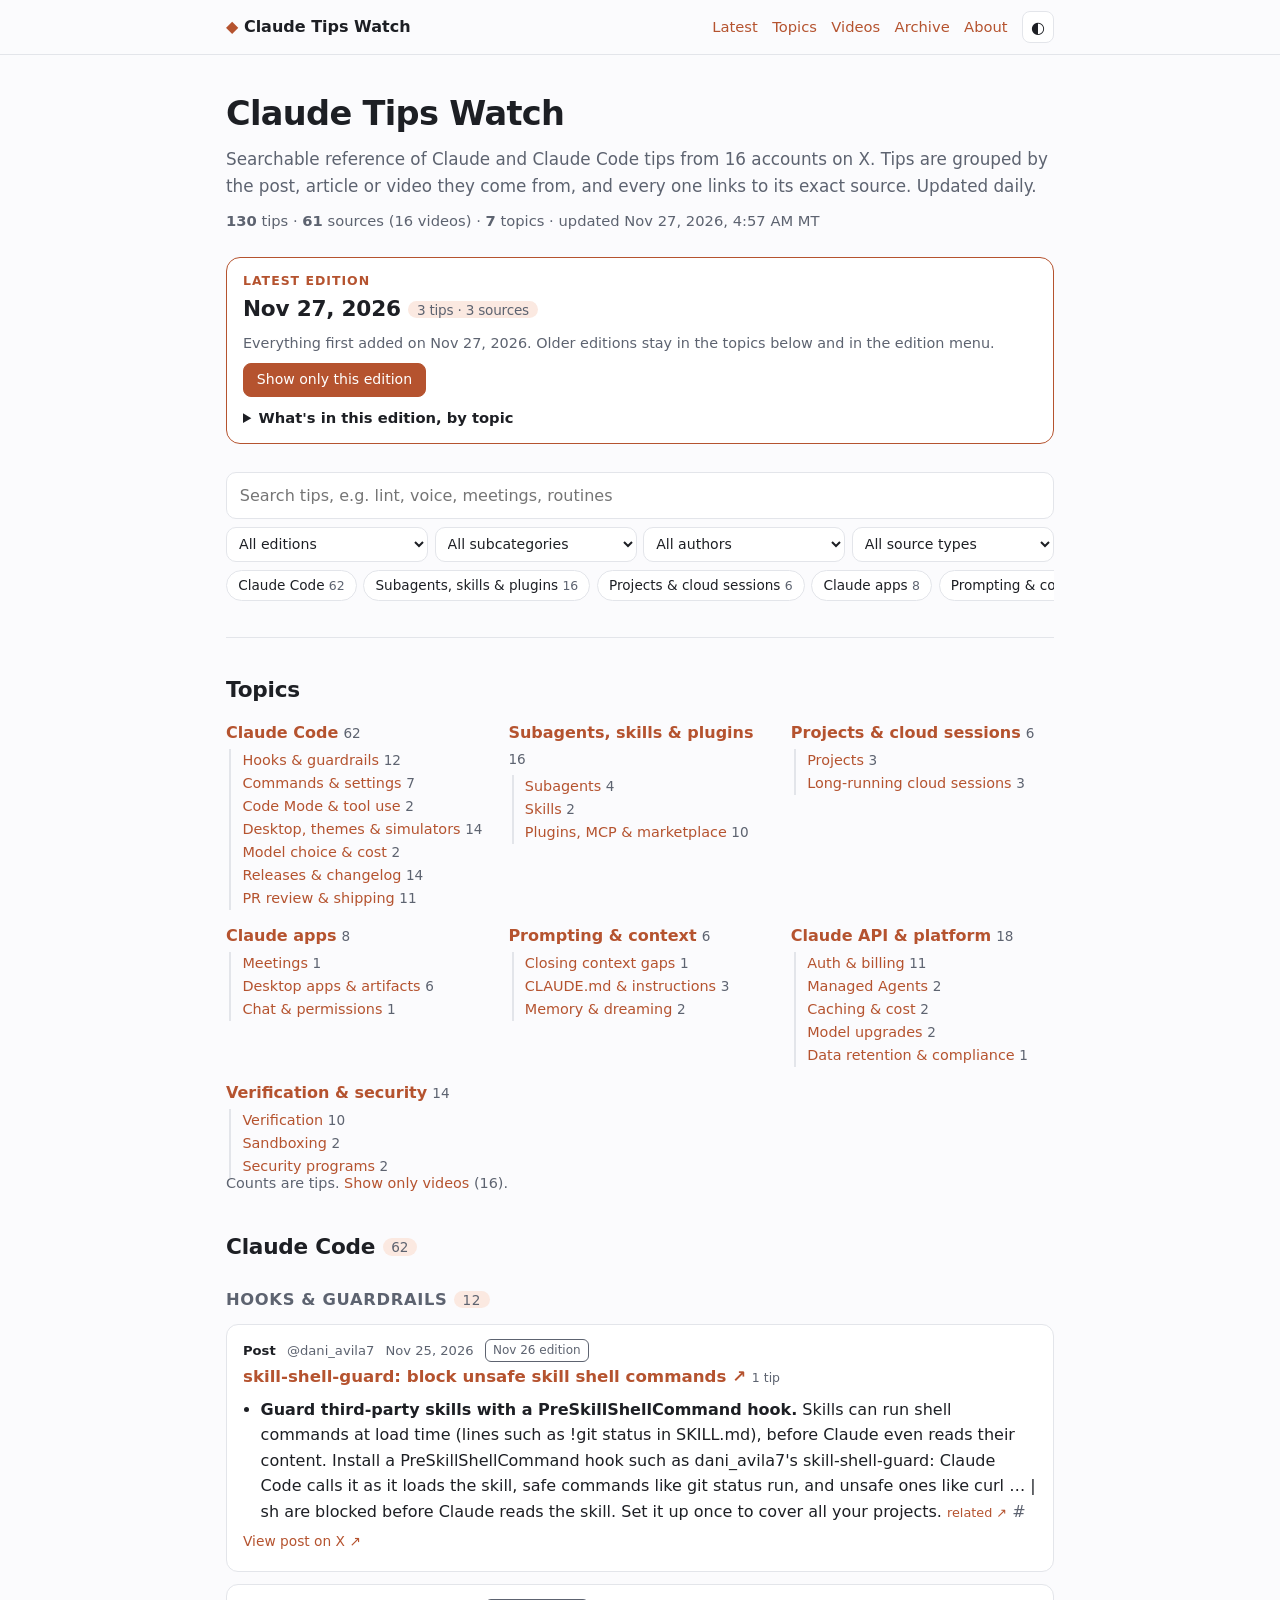
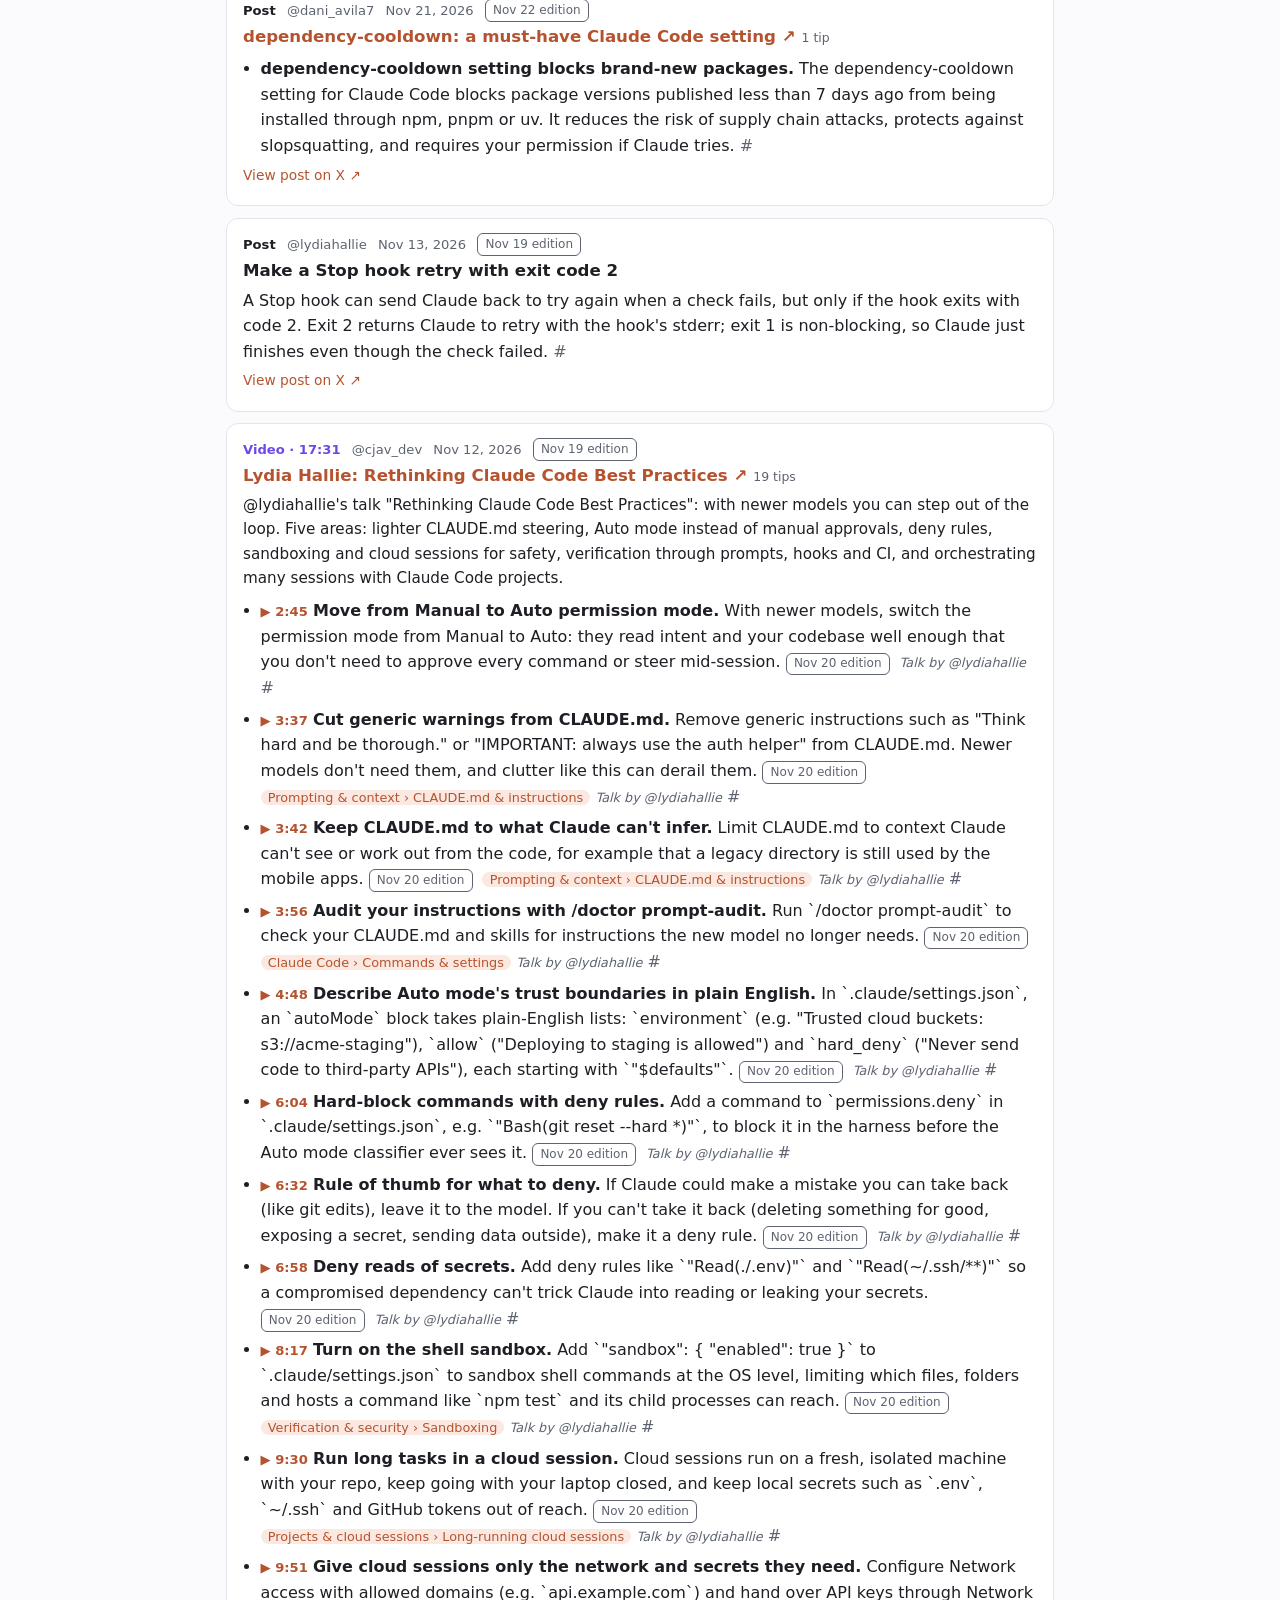
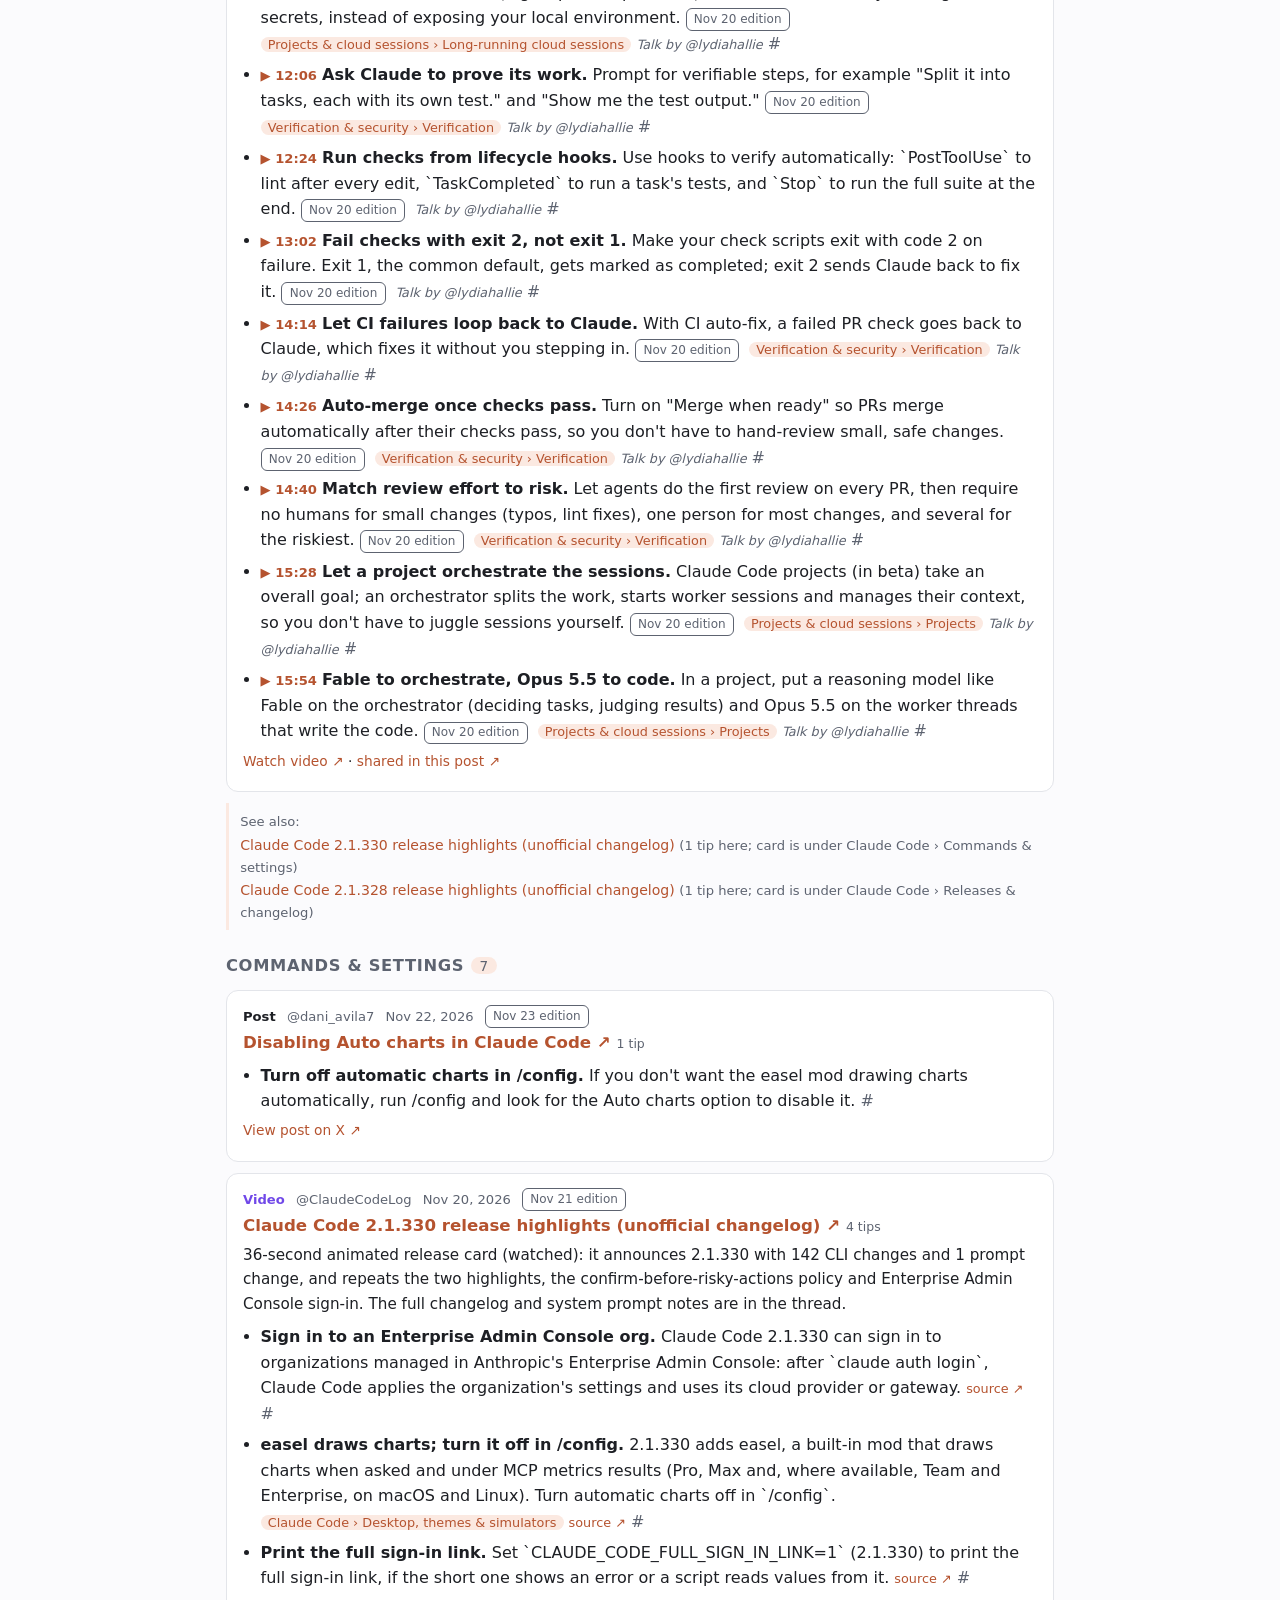
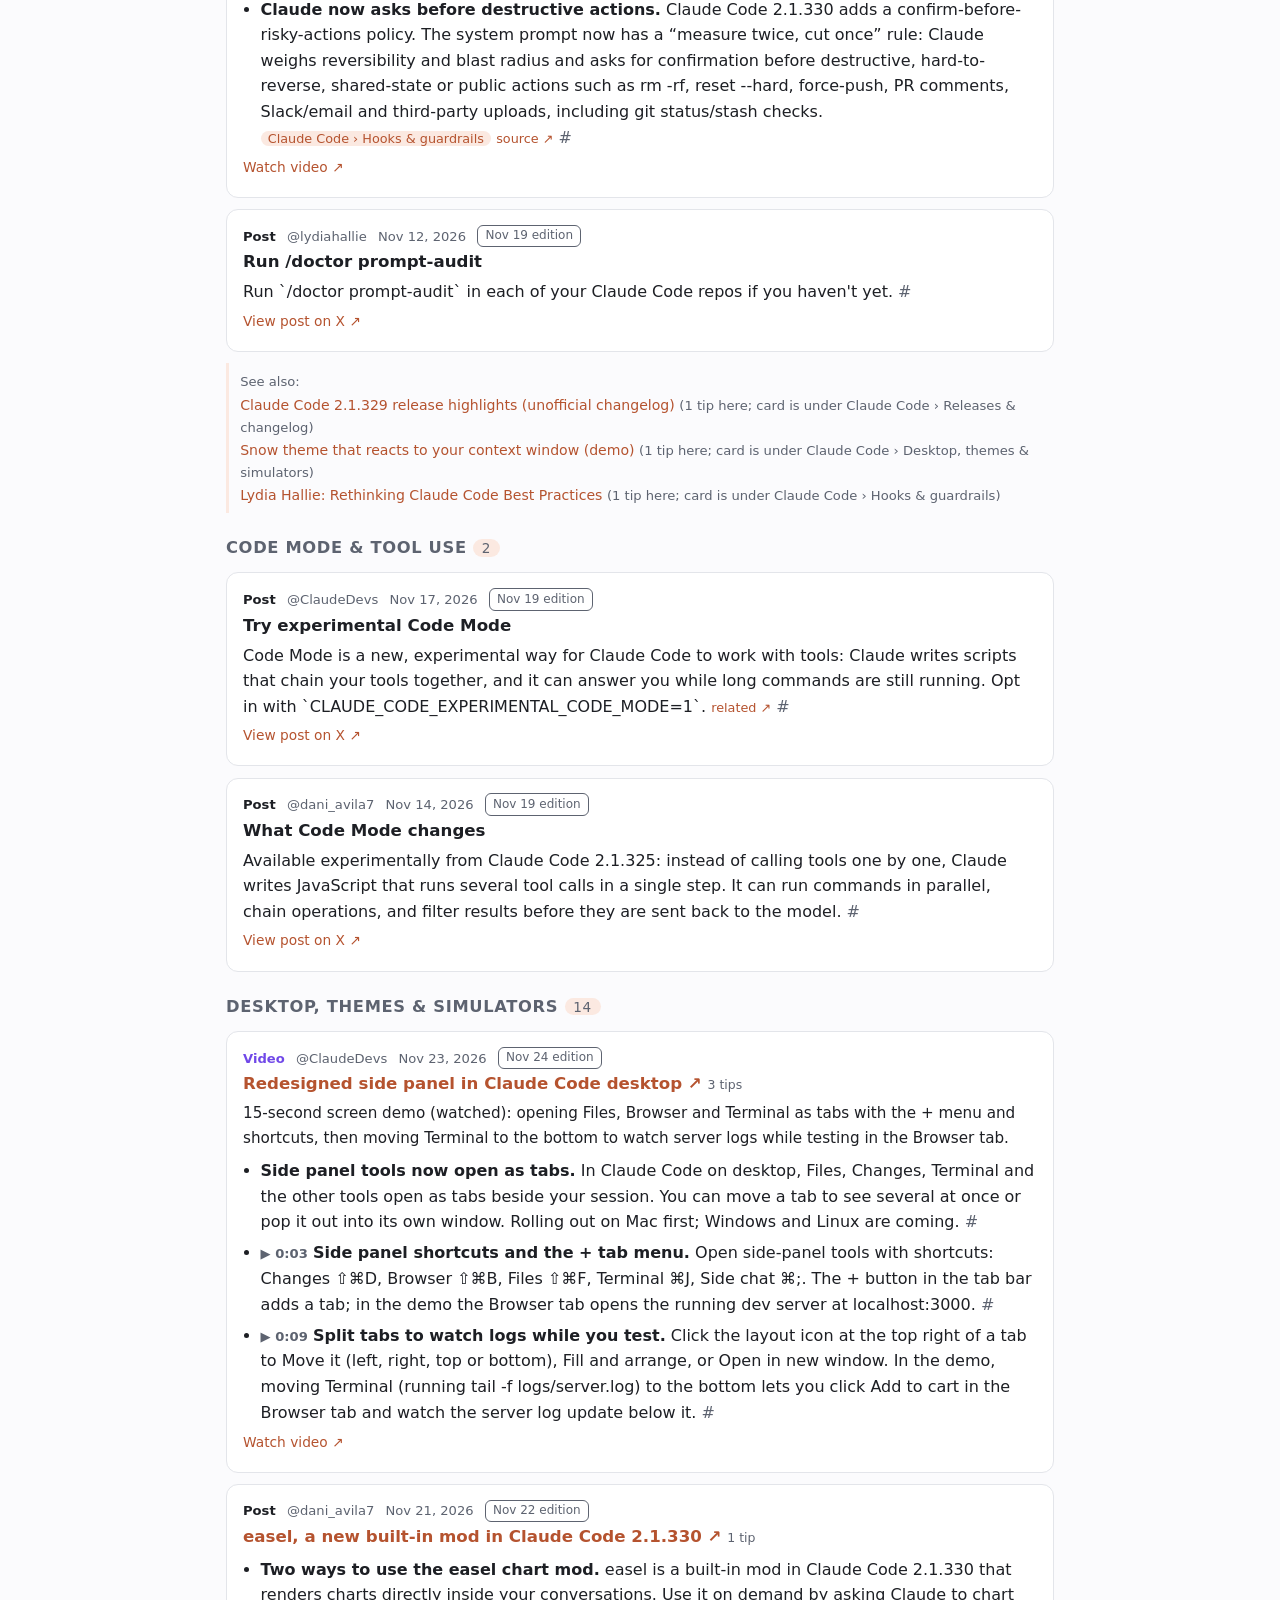
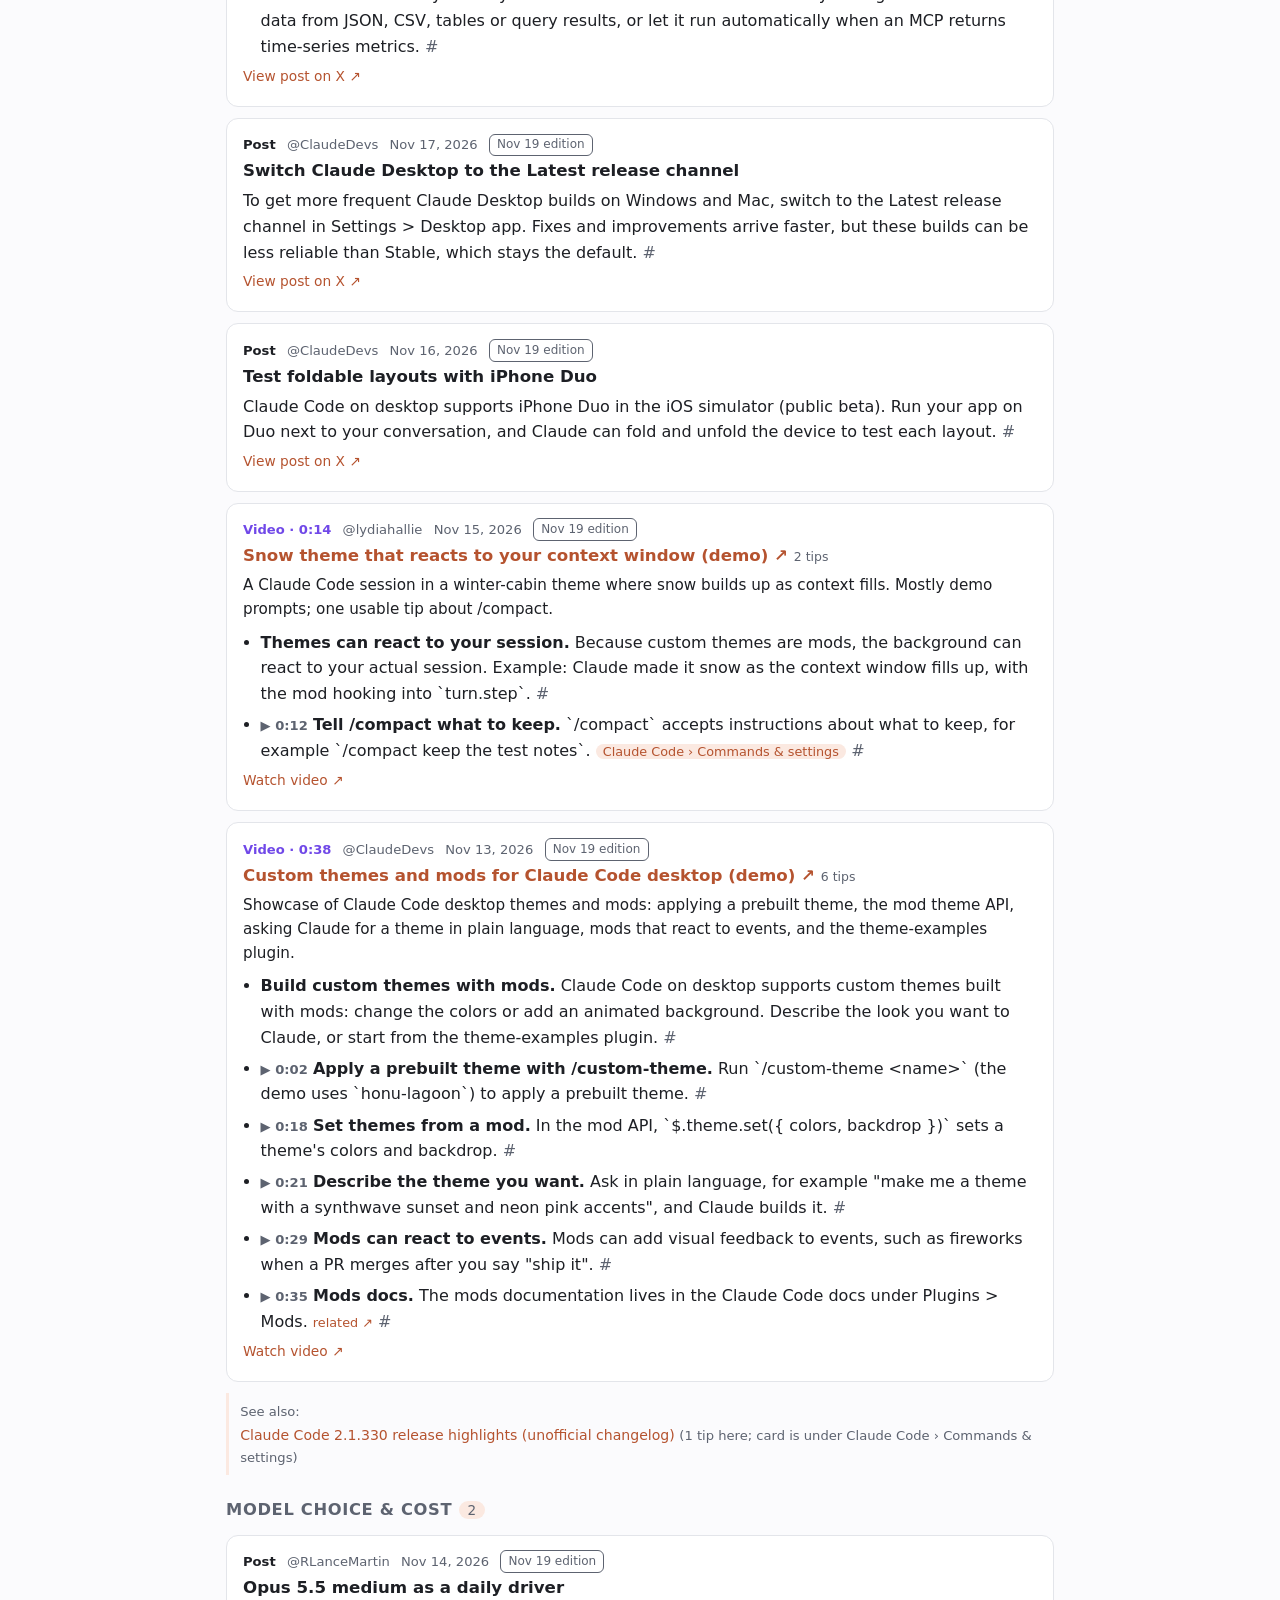
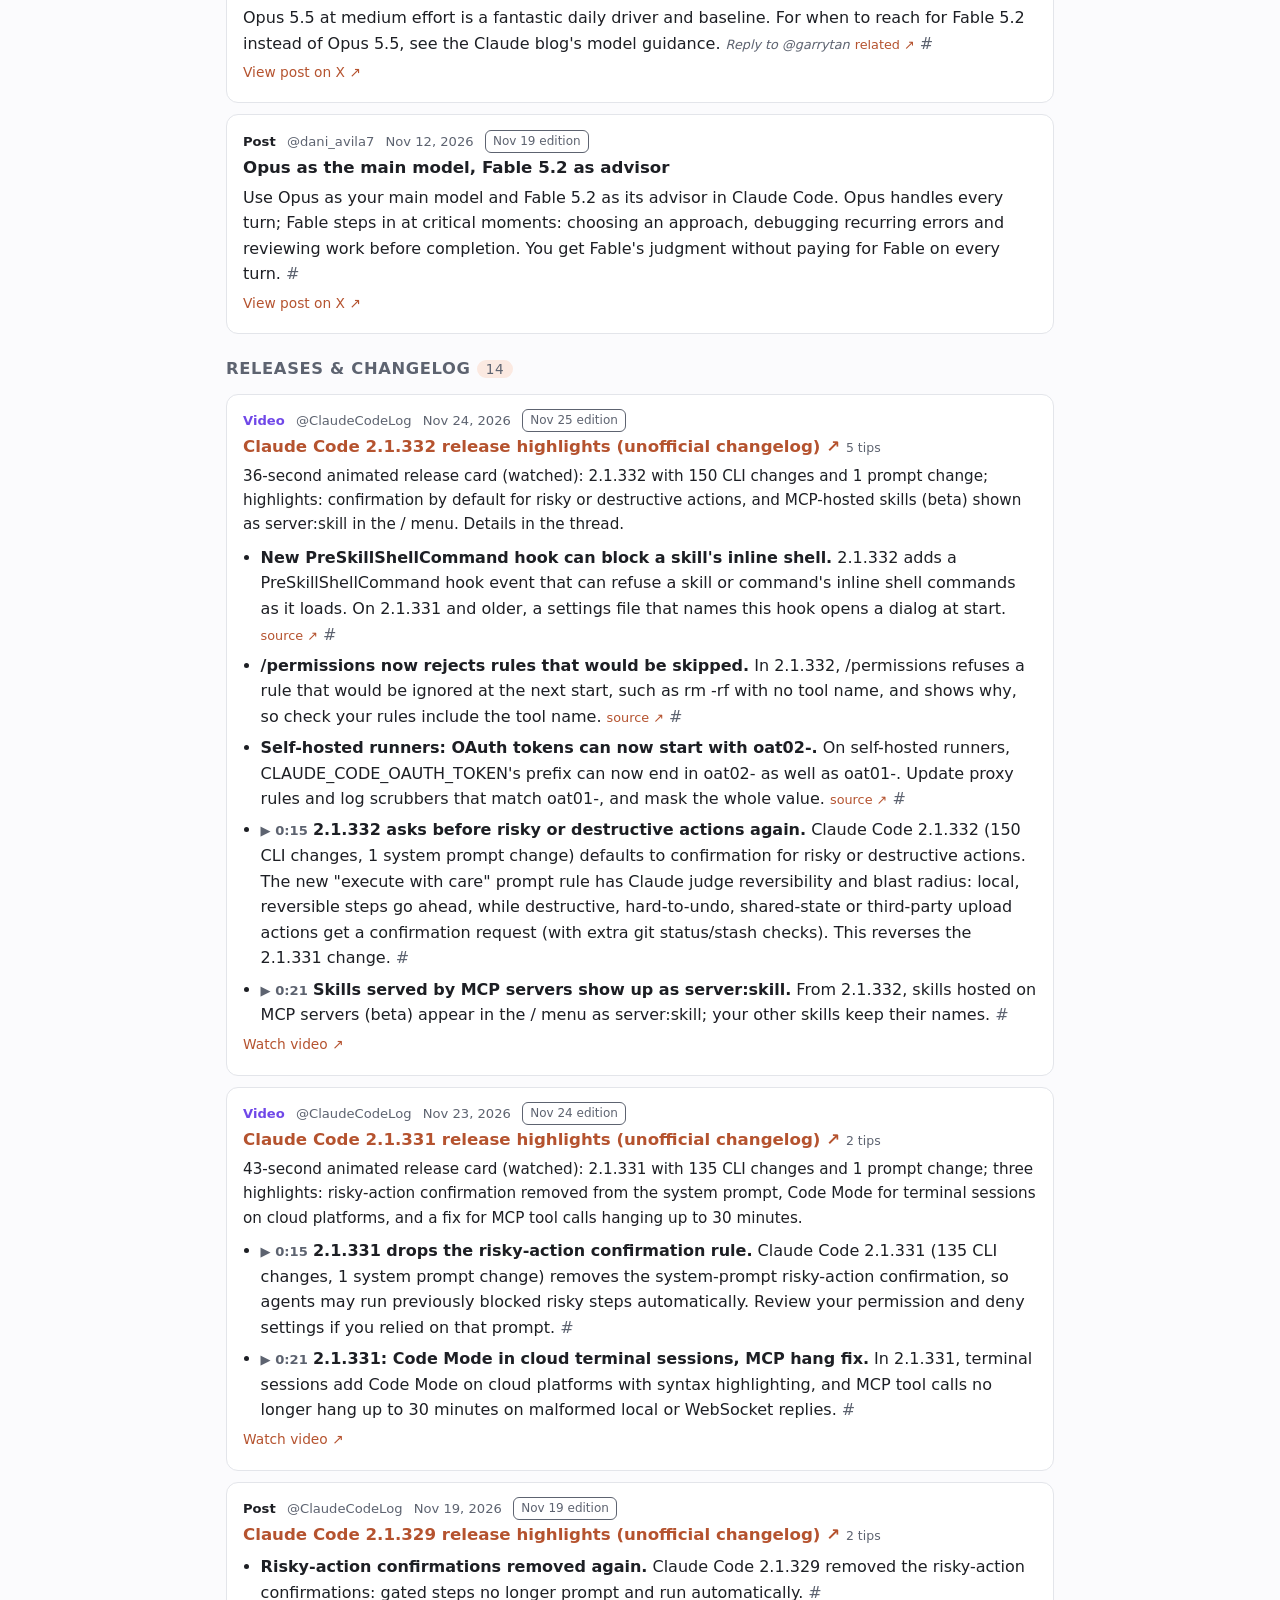
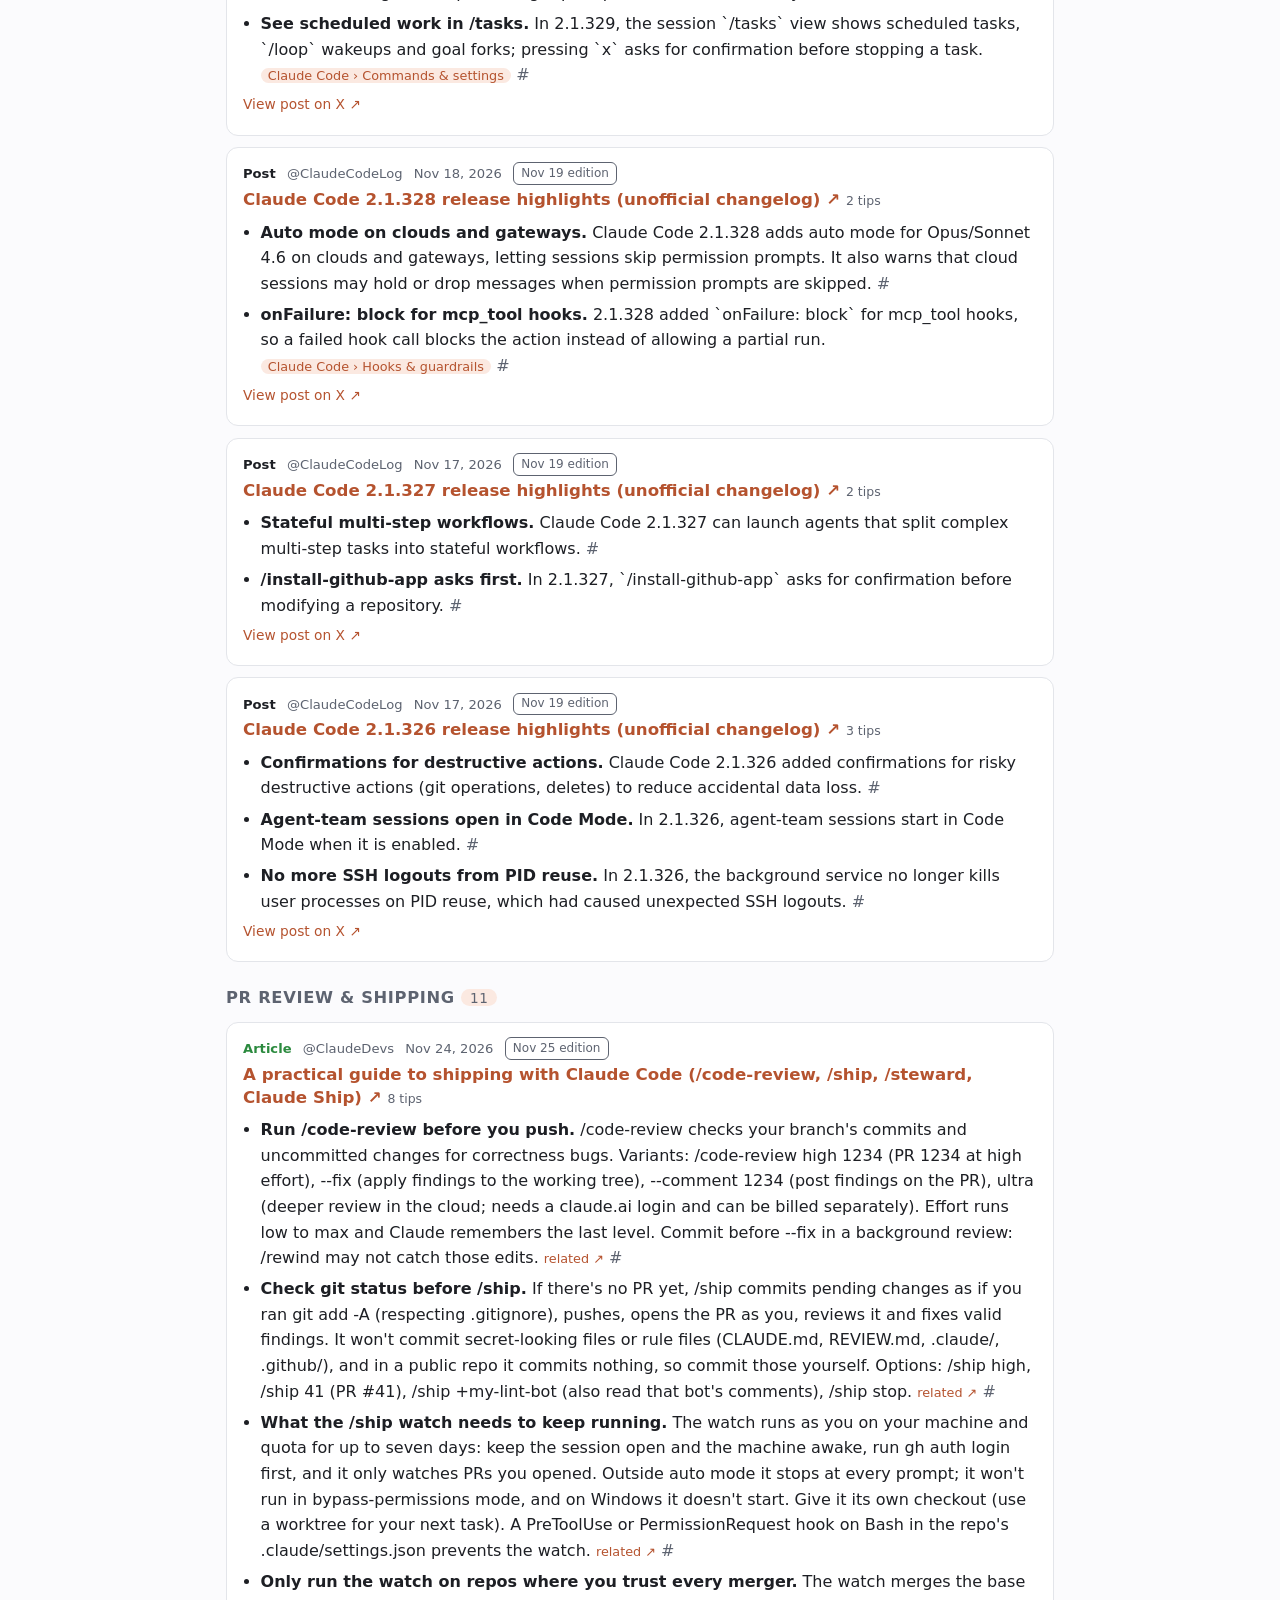
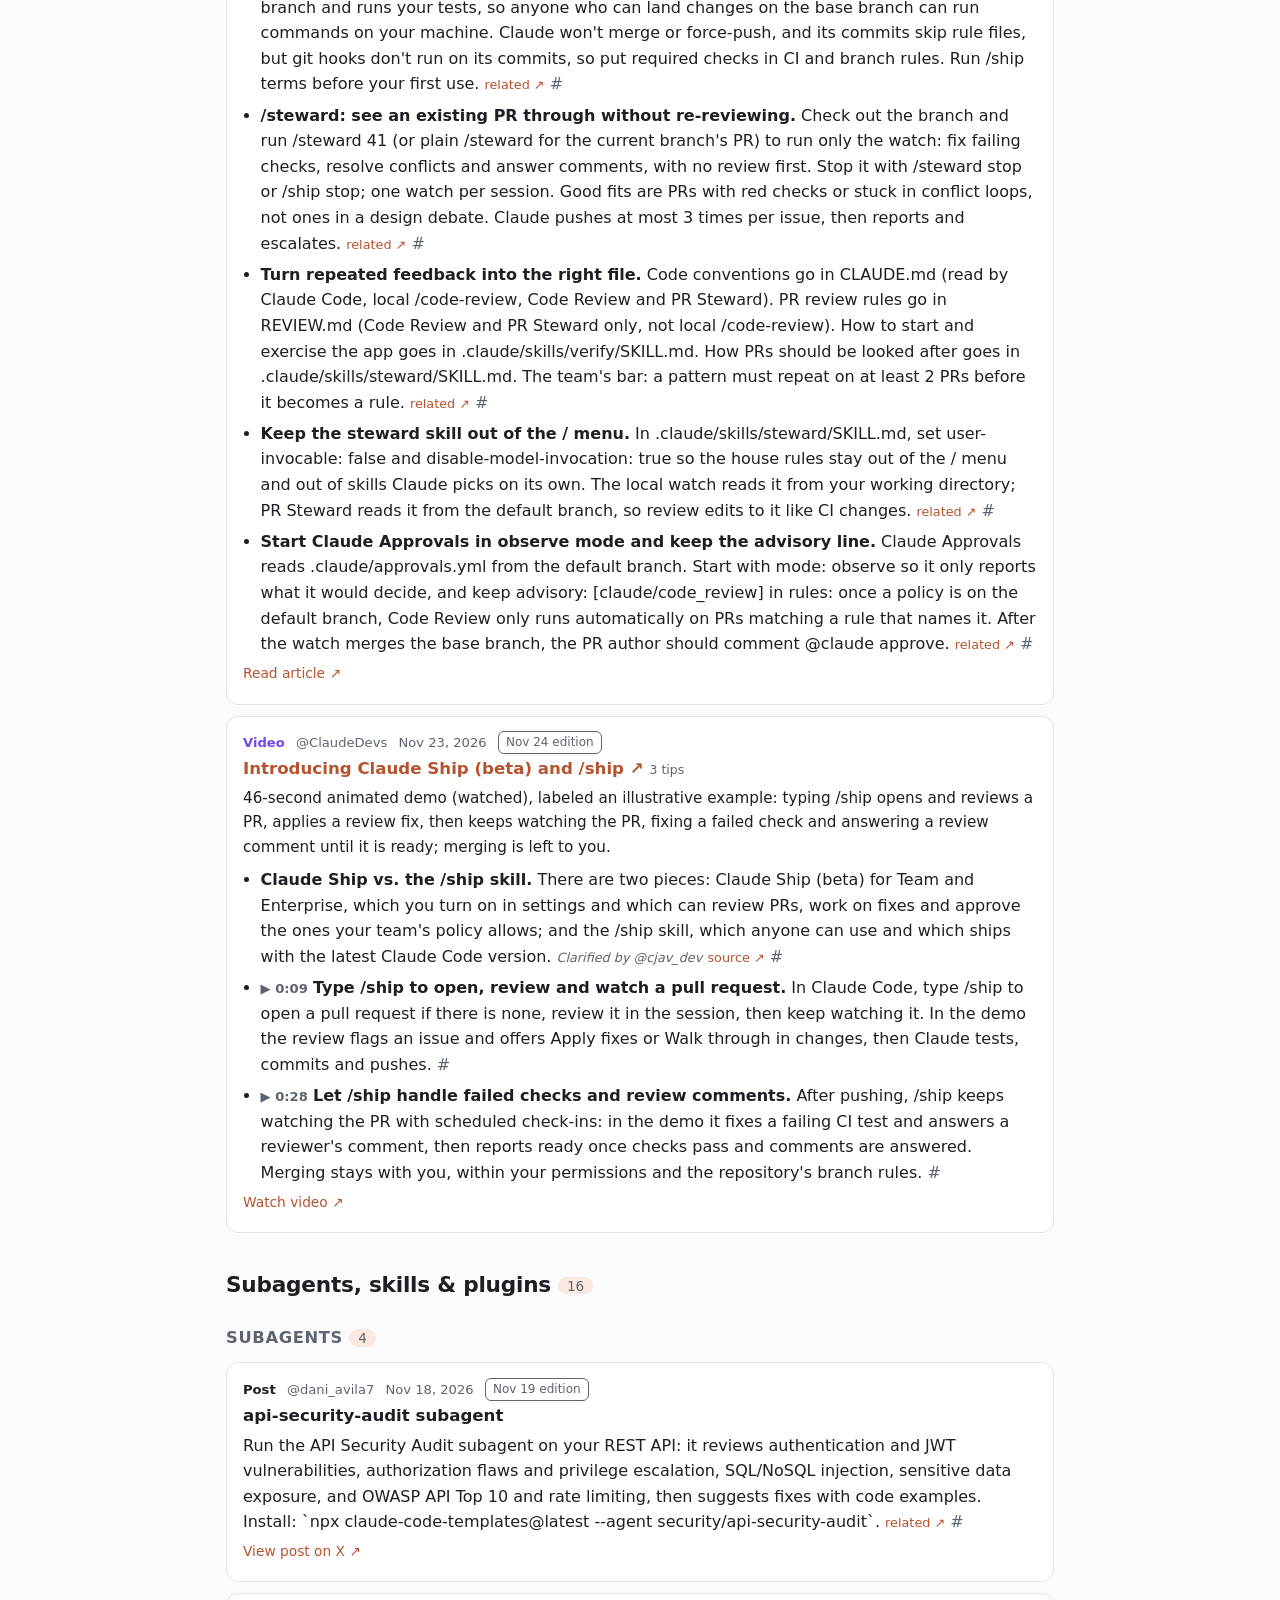
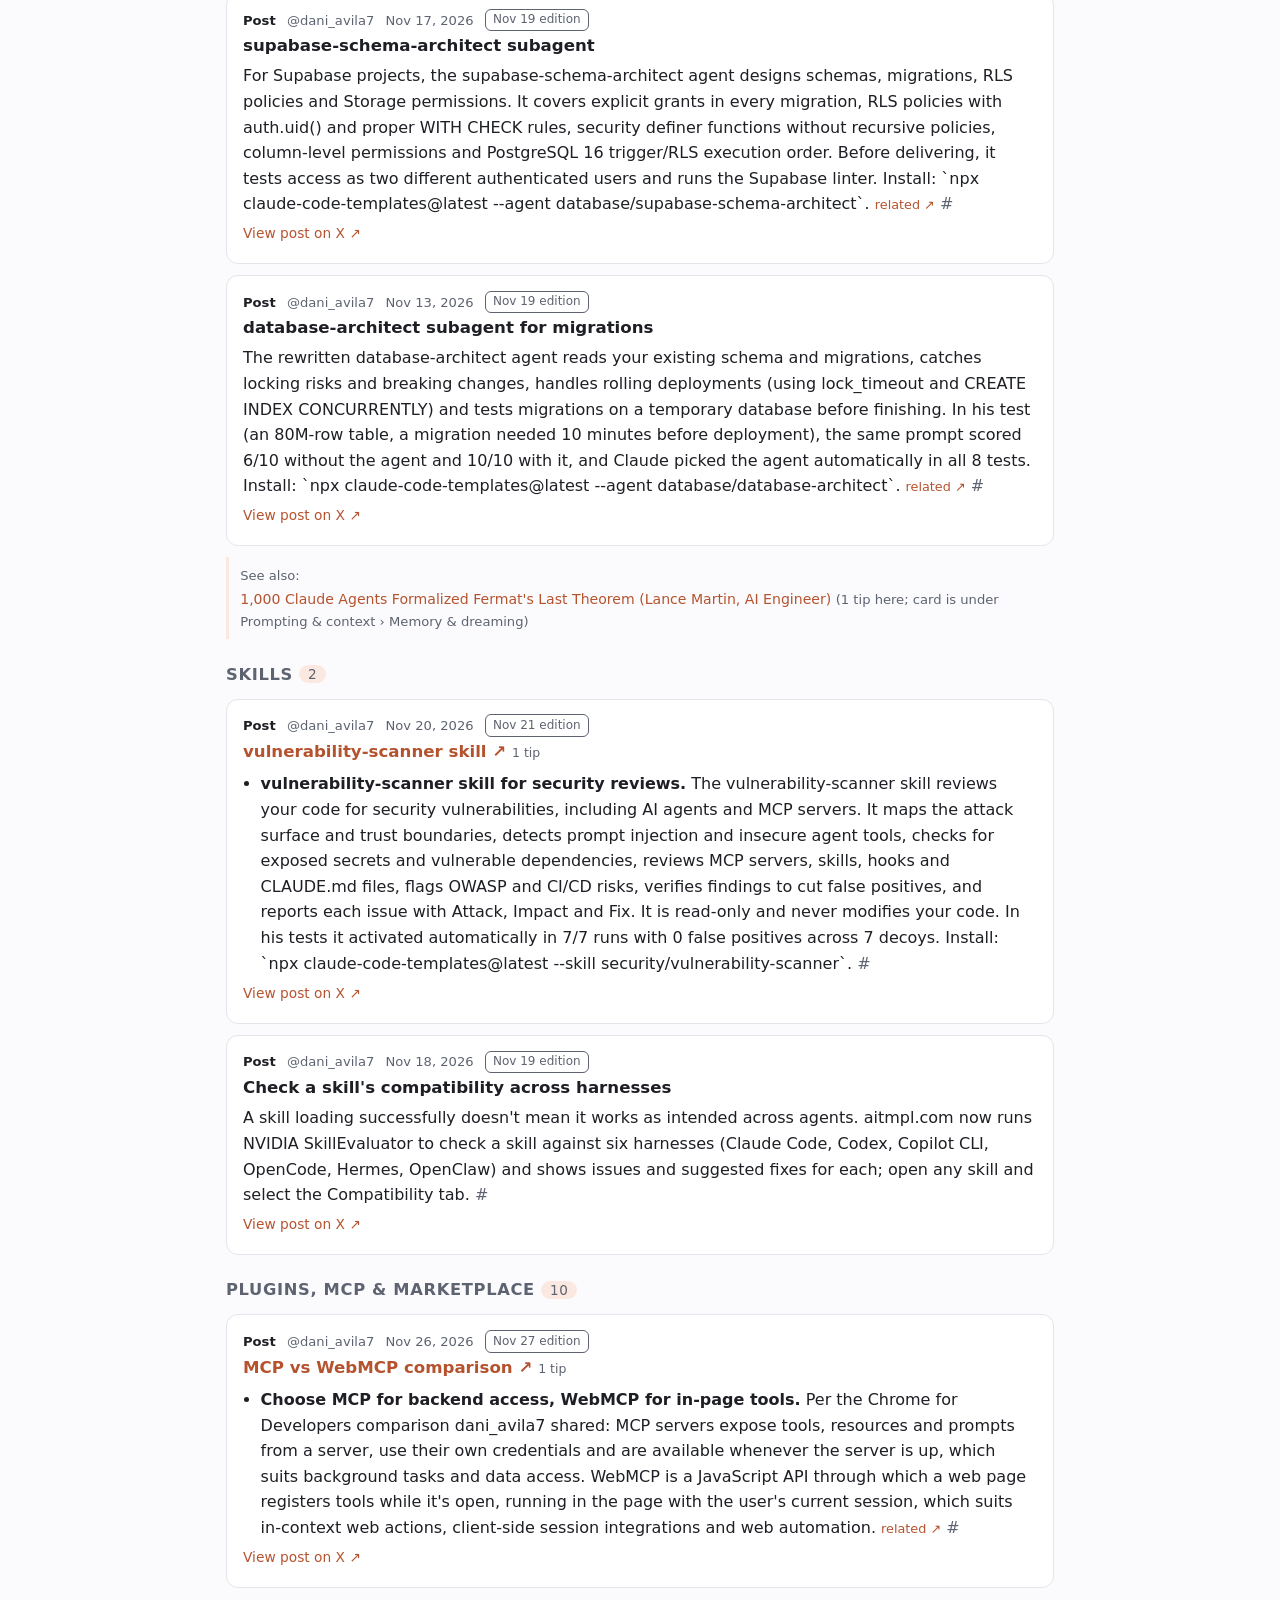
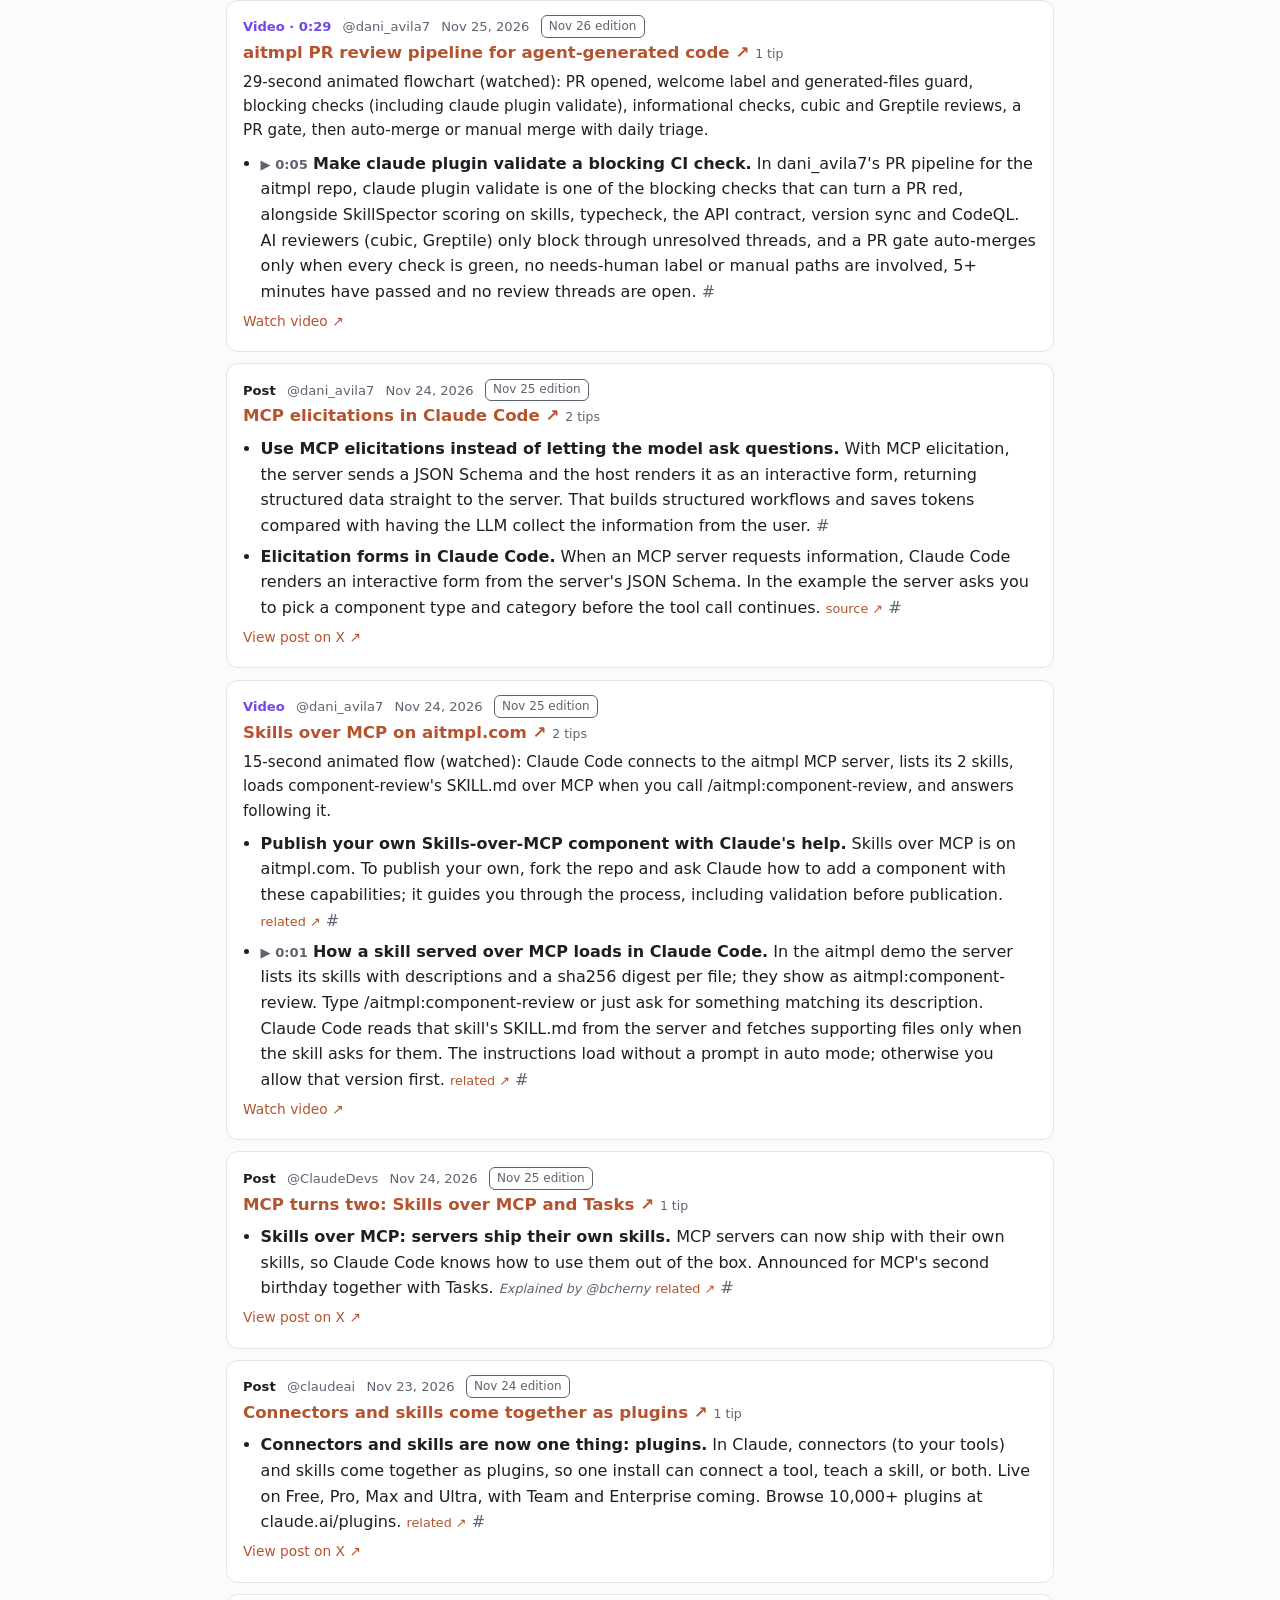
<file: index.html>
<!DOCTYPE html>
<html lang="en">
<head>
<meta charset="utf-8">
<meta name="viewport" content="width=device-width, initial-scale=1">
<title>Claude Tips Watch: Searchable reference of Claude and Claude Code tips from 16 accounts on X</title>
<meta name="description" content="130 tips from 61 sources across 7 topics on Claude Code, skills and subagents, Projects, Claude apps and the Claude API, each linked to its source.">
<link rel="canonical" href="https://cfmayer.github.io/claude-tips-watch/">
<meta name="color-scheme" content="light dark">
<script>(function(){var d=document.documentElement,t=null;try{t=localStorage.getItem('theme')}catch(e){}if(t!=='light'&&t!=='dark'){t=window.matchMedia&&matchMedia('(prefers-color-scheme: dark)').matches?'dark':'light'}d.setAttribute('data-theme',t)})();</script>
<link rel="icon" href="favicon.svg" type="image/svg+xml">
<link rel="alternate" type="application/atom+xml" title="Claude Tips Watch (Atom feed)" href="https://cfmayer.github.io/claude-tips-watch/feed.xml">
<link rel="stylesheet" href="assets/site.css?v=4c0a76cf">
<meta property="og:site_name" content="Claude Tips Watch">
<meta property="og:title" content="Claude Tips Watch: Searchable reference of Claude and Claude Code tips from 16 accounts on X">
<meta property="og:description" content="130 tips from 61 sources across 7 topics on Claude Code, skills and subagents, Projects, Claude apps and the Claude API, each linked to its source.">
<meta property="og:type" content="website">
<meta property="og:url" content="https://cfmayer.github.io/claude-tips-watch/">
</head>
<body>
<a class="skip" href="#main">Skip to content</a>
<header class="top">
  <div class="wrap top-in">
    <a class="brand" href="./"><span class="logo" aria-hidden="true">◆</span> Claude Tips Watch</a>
    <nav>
      <a href="./#latest">Latest</a>
      <a href="./#topics">Topics</a>
      <a href="./?type=video#topics">Videos</a>
      <a href="archive/">Archive</a>
      <a href="about/">About</a>
      <button class="theme" type="button" aria-label="Toggle dark mode" onclick="(function(d){var t=d.getAttribute('data-theme')==='dark'?'light':'dark';d.setAttribute('data-theme',t);try{localStorage.setItem('theme',t)}catch(e){}})(document.documentElement)">◐</button>
    </nav>
  </div>
</header>

<main id="main" class="wrap">
<section class="hero">
  <h1>Claude Tips Watch</h1>
  <p class="lede">Searchable reference of Claude and Claude Code tips from 16 accounts on X. Tips are grouped by the post, article or video they come from, and every one links to its exact source. Updated daily.</p>
  <p class="stats"><strong>130</strong> tips · <strong>61</strong> sources (16 videos) · <strong>7</strong> topics · updated Nov 27, 2026, 4:57 AM MT</p>
</section>
<section class="latest" id="latest" data-edition="2026-11-27">
  <p class="kicker">Latest edition</p>
  <h2>Nov 27, 2026 <span class="count">3 tips · 3 sources</span></h2>
  <p class="hint">Everything first added on Nov 27, 2026. Older editions stay in the topics below and in the edition menu.</p>
  <div class="latest-actions"><button type="button" class="btn" id="only-latest" data-edition="2026-11-27">Show only this edition</button></div>
  <details class="edindex"><summary>What's in this edition, by topic</summary><div class="eitopic"><h3>Subagents, skills &amp; plugins</h3><div class="eisub"><h4>Plugins, MCP &amp; marketplace</h4><ul><li><a href="#s-x-2126124694877216986">MCP vs WebMCP comparison</a></li></ul></div></div><div class="eitopic"><h3>Claude apps</h3><div class="eisub"><h4>Desktop apps &amp; artifacts</h4><ul><li><a href="#s-x-2126008112033534392">Kids&#x27; leaf-blower game built with Claude</a></li></ul></div></div><div class="eitopic"><h3>Claude API &amp; platform</h3><div class="eisub"><h4>Auth &amp; billing</h4><ul><li><a href="#s-x-2125999147719524580">Monthly API credits on Max and Team plans</a></li></ul></div></div></details>
</section>
<div class="controls" role="search">
  <label class="sr" for="q">Search tips</label>
  <input id="q" type="search" placeholder="Search tips, e.g. lint, voice, meetings, routines" autocomplete="off">
  <div class="selects">
    <label class="sr" for="edition">Edition</label><select id="edition"><option value="">All editions</option><option value="2026-11-27">Nov 27, 2026 (latest) · 3 tips</option><option value="2026-11-26">Nov 26, 2026 · 12 tips</option><option value="2026-11-25">Nov 25, 2026 · 21 tips</option><option value="2026-11-24">Nov 24, 2026 · 17 tips</option><option value="2026-11-23">Nov 23, 2026 · 1 tips</option><option value="2026-11-22">Nov 22, 2026 · 2 tips</option><option value="2026-11-21">Nov 21, 2026 · 6 tips</option><option value="2026-11-20">Nov 20, 2026 · 19 tips</option><option value="2026-11-19">Nov 19, 2026 · 49 tips</option></select>
    <label class="sr" for="subcat">Subcategory</label><select id="subcat"><option value="">All subcategories</option><optgroup label="Claude Code"><option value="Claude Code|Hooks &amp; guardrails">Hooks &amp; guardrails (12)</option><option value="Claude Code|Commands &amp; settings">Commands &amp; settings (7)</option><option value="Claude Code|Code Mode &amp; tool use">Code Mode &amp; tool use (2)</option><option value="Claude Code|Desktop, themes &amp; simulators">Desktop, themes &amp; simulators (14)</option><option value="Claude Code|Model choice &amp; cost">Model choice &amp; cost (2)</option><option value="Claude Code|Releases &amp; changelog">Releases &amp; changelog (14)</option><option value="Claude Code|PR review &amp; shipping">PR review &amp; shipping (11)</option></optgroup><optgroup label="Subagents, skills &amp; plugins"><option value="Subagents, skills &amp; plugins|Subagents">Subagents (4)</option><option value="Subagents, skills &amp; plugins|Skills">Skills (2)</option><option value="Subagents, skills &amp; plugins|Plugins, MCP &amp; marketplace">Plugins, MCP &amp; marketplace (10)</option></optgroup><optgroup label="Projects &amp; cloud sessions"><option value="Projects &amp; cloud sessions|Projects">Projects (3)</option><option value="Projects &amp; cloud sessions|Long-running cloud sessions">Long-running cloud sessions (3)</option></optgroup><optgroup label="Claude apps"><option value="Claude apps|Meetings">Meetings (1)</option><option value="Claude apps|Desktop apps &amp; artifacts">Desktop apps &amp; artifacts (6)</option><option value="Claude apps|Chat &amp; permissions">Chat &amp; permissions (1)</option></optgroup><optgroup label="Prompting &amp; context"><option value="Prompting &amp; context|Closing context gaps">Closing context gaps (1)</option><option value="Prompting &amp; context|CLAUDE.md &amp; instructions">CLAUDE.md &amp; instructions (3)</option><option value="Prompting &amp; context|Memory &amp; dreaming">Memory &amp; dreaming (2)</option></optgroup><optgroup label="Claude API &amp; platform"><option value="Claude API &amp; platform|Auth &amp; billing">Auth &amp; billing (11)</option><option value="Claude API &amp; platform|Managed Agents">Managed Agents (2)</option><option value="Claude API &amp; platform|Caching &amp; cost">Caching &amp; cost (2)</option><option value="Claude API &amp; platform|Model upgrades">Model upgrades (2)</option><option value="Claude API &amp; platform|Data retention &amp; compliance">Data retention &amp; compliance (1)</option></optgroup><optgroup label="Verification &amp; security"><option value="Verification &amp; security|Verification">Verification (10)</option><option value="Verification &amp; security|Sandboxing">Sandboxing (2)</option><option value="Verification &amp; security|Security programs">Security programs (2)</option></optgroup></select>
    <label class="sr" for="author">Author</label><select id="author"><option value="">All authors</option><option value="adocomplete">@adocomplete</option><option value="alexalbert__">@alexalbert__</option><option value="AnthropicAI">@AnthropicAI</option><option value="cjav_dev">@cjav_dev</option><option value="claudeai">@claudeai</option><option value="ClaudeCodeLog">@ClaudeCodeLog</option><option value="ClaudeDevs">@ClaudeDevs</option><option value="dani_avila7">@dani_avila7</option><option value="felixrieseberg">@felixrieseberg</option><option value="lydiahallie">@lydiahallie</option><option value="RLanceMartin">@RLanceMartin</option><option value="simonw">@simonw</option></select>
    <label class="sr" for="type">Source type</label><select id="type"><option value="">All source types</option><option value="post">Posts (41)</option><option value="article">Articles (3)</option><option value="video">Videos (16)</option><option value="thread">Threads (1)</option></select>
  </div>
  <div class="chips" aria-label="Filter by topic"><button type="button" class="chip" data-topic="Claude Code" aria-pressed="false">Claude Code <span>62</span></button><button type="button" class="chip" data-topic="Subagents, skills &amp; plugins" aria-pressed="false">Subagents, skills &amp; plugins <span>16</span></button><button type="button" class="chip" data-topic="Projects &amp; cloud sessions" aria-pressed="false">Projects &amp; cloud sessions <span>6</span></button><button type="button" class="chip" data-topic="Claude apps" aria-pressed="false">Claude apps <span>8</span></button><button type="button" class="chip" data-topic="Prompting &amp; context" aria-pressed="false">Prompting &amp; context <span>6</span></button><button type="button" class="chip" data-topic="Claude API &amp; platform" aria-pressed="false">Claude API &amp; platform <span>18</span></button><button type="button" class="chip" data-topic="Verification &amp; security" aria-pressed="false">Verification &amp; security <span>14</span></button></div>
  <p id="status" class="status" aria-live="polite"></p>
</div>
<nav class="toc" id="topics" aria-label="Topics"><h2>Topics</h2><ul class="tocl"><li><a class="tt" href="#t-claude-code">Claude Code</a> <span>62</span><ul><li><a href="#sc-claude-code-hooks-guardrails">Hooks &amp; guardrails</a> <span>12</span></li><li><a href="#sc-claude-code-commands-settings">Commands &amp; settings</a> <span>7</span></li><li><a href="#sc-claude-code-code-mode-tool-use">Code Mode &amp; tool use</a> <span>2</span></li><li><a href="#sc-claude-code-desktop-themes-simulators">Desktop, themes &amp; simulators</a> <span>14</span></li><li><a href="#sc-claude-code-model-choice-cost">Model choice &amp; cost</a> <span>2</span></li><li><a href="#sc-claude-code-releases-changelog">Releases &amp; changelog</a> <span>14</span></li><li><a href="#sc-claude-code-pr-review-shipping">PR review &amp; shipping</a> <span>11</span></li></ul></li><li><a class="tt" href="#t-subagents-skills-plugins">Subagents, skills &amp; plugins</a> <span>16</span><ul><li><a href="#sc-subagents-skills-plugins-subagents">Subagents</a> <span>4</span></li><li><a href="#sc-subagents-skills-plugins-skills">Skills</a> <span>2</span></li><li><a href="#sc-subagents-skills-plugins-plugins-mcp-marketplace">Plugins, MCP &amp; marketplace</a> <span>10</span></li></ul></li><li><a class="tt" href="#t-projects-cloud-sessions">Projects &amp; cloud sessions</a> <span>6</span><ul><li><a href="#sc-projects-cloud-sessions-projects">Projects</a> <span>3</span></li><li><a href="#sc-projects-cloud-sessions-long-running-cloud-sessions">Long-running cloud sessions</a> <span>3</span></li></ul></li><li><a class="tt" href="#t-claude-apps">Claude apps</a> <span>8</span><ul><li><a href="#sc-claude-apps-meetings">Meetings</a> <span>1</span></li><li><a href="#sc-claude-apps-desktop-apps-artifacts">Desktop apps &amp; artifacts</a> <span>6</span></li><li><a href="#sc-claude-apps-chat-permissions">Chat &amp; permissions</a> <span>1</span></li></ul></li><li><a class="tt" href="#t-prompting-context">Prompting &amp; context</a> <span>6</span><ul><li><a href="#sc-prompting-context-closing-context-gaps">Closing context gaps</a> <span>1</span></li><li><a href="#sc-prompting-context-claude-md-instructions">CLAUDE.md &amp; instructions</a> <span>3</span></li><li><a href="#sc-prompting-context-memory-dreaming">Memory &amp; dreaming</a> <span>2</span></li></ul></li><li><a class="tt" href="#t-claude-api-platform">Claude API &amp; platform</a> <span>18</span><ul><li><a href="#sc-claude-api-platform-auth-billing">Auth &amp; billing</a> <span>11</span></li><li><a href="#sc-claude-api-platform-managed-agents">Managed Agents</a> <span>2</span></li><li><a href="#sc-claude-api-platform-caching-cost">Caching &amp; cost</a> <span>2</span></li><li><a href="#sc-claude-api-platform-model-upgrades">Model upgrades</a> <span>2</span></li><li><a href="#sc-claude-api-platform-data-retention-compliance">Data retention &amp; compliance</a> <span>1</span></li></ul></li><li><a class="tt" href="#t-verification-security">Verification &amp; security</a> <span>14</span><ul><li><a href="#sc-verification-security-verification">Verification</a> <span>10</span></li><li><a href="#sc-verification-security-sandboxing">Sandboxing</a> <span>2</span></li><li><a href="#sc-verification-security-security-programs">Security programs</a> <span>2</span></li></ul></li></ul>
<p class="hint">Counts are tips. <a href="?type=video#topics">Show only videos</a> (16).</p></nav>
<div id="browse">
<section class="topic" id="t-claude-code" data-topic="Claude Code"><h2>Claude Code <span class="count">62</span></h2>
<section class="subcat" id="sc-claude-code-hooks-guardrails" data-subcat="Claude Code|Hooks &amp; guardrails"><h3 class="sch">Hooks &amp; guardrails <span class="count">12</span></h3>
<article id="s-x-2125768841779130868" class="card" data-type="post" data-author="dani_avila7" data-edition="2026-11-26" data-topic="Claude Code" data-subcat="Claude Code|Hooks &amp; guardrails" data-head="skill-shell-guard: block unsafe skill shell commands dani_avila7  post claude code hooks &amp; guardrails" data-n="1">
<div class="meta"><span class="type post">Post</span> <span>@dani_avila7</span> <time datetime="2026-11-25">Nov 25, 2026</time> <span class="badge ed" title="Edition that first added this">Nov 26 edition</span></div>
<h3><a href="https://x.com/dani_avila7/status/2125768841779130868" target="_blank" rel="noopener">skill-shell-guard: block unsafe skill shell commands ↗</a> <span class="n">1 tip</span></h3>

<ul class="tips">
<li class="t" id="x-2125768841779130868" data-topic="Claude Code" data-subcat="Claude Code|Hooks &amp; guardrails" data-edition="2026-11-26" data-author="dani_avila7" data-search="guard third-party skills with a preskillshellcommand hook skills can run shell commands at load time (lines such as !git status in skill.md), before claude even reads their content. install a preskillshellcommand hook such as dani_avila7&#x27;s skill-shell-guard: claude code calls it as it loads the skill, safe commands like git status run, and unsafe ones like curl … | sh are blocked before claude reads the skill. set it up once to cover all your projects. dani_avila7 claude code hooks &amp; guardrails hooks preskillshellcommand skills security "><strong>Guard third-party skills with a PreSkillShellCommand hook.</strong> Skills can run shell commands at load time (lines such as !git status in SKILL.md), before Claude even reads their content. Install a PreSkillShellCommand hook such as dani_avila7&#x27;s skill-shell-guard: Claude Code calls it as it loads the skill, safe commands like git status run, and unsafe ones like curl … | sh are blocked before Claude reads the skill. Set it up once to cover all your projects. <a class="tsrc" href="https://x.com/dani_avila7/status/2125808011545595930" target="_blank" rel="noopener">related ↗</a> <a class="perma" href="#x-2125768841779130868" aria-label="Link to this tip">#</a></li>
</ul>
<p class="src"><a href="https://x.com/dani_avila7/status/2125768841779130868" target="_blank" rel="noopener">View post on X ↗</a></p>
</article>
<article id="s-x-2124325975076823188" class="card" data-type="post" data-author="dani_avila7" data-edition="2026-11-22" data-topic="Claude Code" data-subcat="Claude Code|Hooks &amp; guardrails" data-head="dependency-cooldown: a must-have claude code setting dani_avila7  post claude code hooks &amp; guardrails" data-n="1">
<div class="meta"><span class="type post">Post</span> <span>@dani_avila7</span> <time datetime="2026-11-21">Nov 21, 2026</time> <span class="badge ed" title="Edition that first added this">Nov 22 edition</span></div>
<h3><a href="https://x.com/dani_avila7/status/2124325975076823188" target="_blank" rel="noopener">dependency-cooldown: a must-have Claude Code setting ↗</a> <span class="n">1 tip</span></h3>

<ul class="tips">
<li class="t" id="x-2124325975076823188" data-topic="Claude Code" data-subcat="Claude Code|Hooks &amp; guardrails" data-edition="2026-11-22" data-author="dani_avila7" data-search="dependency-cooldown setting blocks brand-new packages the dependency-cooldown setting for claude code blocks package versions published less than 7 days ago from being installed through npm, pnpm or uv. it reduces the risk of supply chain attacks, protects against slopsquatting, and requires your permission if claude tries. dani_avila7 claude code hooks &amp; guardrails settings security supply chain "><strong>dependency-cooldown setting blocks brand-new packages.</strong> The dependency-cooldown setting for Claude Code blocks package versions published less than 7 days ago from being installed through npm, pnpm or uv. It reduces the risk of supply chain attacks, protects against slopsquatting, and requires your permission if Claude tries. <a class="perma" href="#x-2124325975076823188" aria-label="Link to this tip">#</a></li>
</ul>
<p class="src"><a href="https://x.com/dani_avila7/status/2124325975076823188" target="_blank" rel="noopener">View post on X ↗</a></p>
</article>
<article id="s-x-2121313048820617645" class="card compact" data-type="post" data-author="lydiahallie" data-edition="2026-11-19" data-topic="Claude Code" data-subcat="Claude Code|Hooks &amp; guardrails" data-head="make a stop hook retry with exit code 2 lydiahallie  post claude code hooks &amp; guardrails" data-n="1">
<div class="meta"><span class="type post">Post</span> <span>@lydiahallie</span> <time datetime="2026-11-13">Nov 13, 2026</time> <span class="badge ed" title="Edition that first added this">Nov 19 edition</span></div>
<h3>Make a Stop hook retry with exit code 2</h3>
<p class="t one" id="x-2121313048820617645" data-topic="Claude Code" data-subcat="Claude Code|Hooks &amp; guardrails" data-edition="2026-11-19" data-author="lydiahallie" data-search="make a stop hook retry with exit code 2 a stop hook can send claude back to try again when a check fails, but only if the hook exits with code 2. exit 2 returns claude to retry with the hook&#x27;s stderr; exit 1 is non-blocking, so claude just finishes even though the check failed. lydiahallie claude code hooks &amp; guardrails hooks ">A Stop hook can send Claude back to try again when a check fails, but only if the hook exits with code 2. Exit 2 returns Claude to retry with the hook&#x27;s stderr; exit 1 is non-blocking, so Claude just finishes even though the check failed. <a class="perma" href="#x-2121313048820617645" aria-label="Link to this tip">#</a></p>
<p class="src"><a href="https://x.com/lydiahallie/status/2121313048820617645" target="_blank" rel="noopener">View post on X ↗</a></p>
</article>
<article id="s-yt-vlfCjWuv4es" class="card" data-type="video" data-author="cjav_dev" data-edition="2026-11-19" data-topic="Claude Code" data-subcat="Claude Code|Hooks &amp; guardrails" data-head="lydia hallie: rethinking claude code best practices cjav_dev @lydiahallie&#x27;s talk &quot;rethinking claude code best practices&quot;: with newer models you can step out of the loop. five areas: lighter claude.md steering, auto mode instead of manual approvals, deny rules, sandboxing and cloud sessions for safety, verification through prompts, hooks and ci, and orchestrating many sessions with claude code projects. video · 17:31 claude code hooks &amp; guardrails" data-n="19">
<div class="meta"><span class="type video">Video · 17:31</span> <span>@cjav_dev</span> <time datetime="2026-11-12">Nov 12, 2026</time> <span class="badge ed" title="Edition that first added this">Nov 19 edition</span></div>
<h3><a href="https://www.youtube.com/watch?v=vlfCjWuv4es" target="_blank" rel="noopener">Lydia Hallie: Rethinking Claude Code Best Practices ↗</a> <span class="n">19 tips</span></h3>
<p class="sum">@lydiahallie&#x27;s talk &quot;Rethinking Claude Code Best Practices&quot;: with newer models you can step out of the loop. Five areas: lighter CLAUDE.md steering, Auto mode instead of manual approvals, deny rules, sandboxing and cloud sessions for safety, verification through prompts, hooks and CI, and orchestrating many sessions with Claude Code projects.</p>
<ul class="tips">
<li class="t" id="yt-vlfCjWuv4es-1" data-topic="Claude Code" data-subcat="Claude Code|Hooks &amp; guardrails" data-edition="2026-11-20" data-author="cjav_dev" data-search="move from manual to auto permission mode with newer models, switch the permission mode from manual to auto: they read intent and your codebase well enough that you don&#x27;t need to approve every command or steer mid-session. cjav_dev claude code hooks &amp; guardrails auto mode permissions video talk by @lydiahallie"><a class="ts" href="https://www.youtube.com/watch?v=vlfCjWuv4es&amp;t=165s" target="_blank" rel="noopener" title="Watch from 2:45">▶ 2:45</a> <strong>Move from Manual to Auto permission mode.</strong> With newer models, switch the permission mode from Manual to Auto: they read intent and your codebase well enough that you don&#x27;t need to approve every command or steer mid-session. <span class="badge ed">Nov 20 edition</span> <span class="credit">Talk by @lydiahallie</span> <a class="perma" href="#yt-vlfCjWuv4es-1" aria-label="Link to this tip">#</a></li>
<li class="t" id="yt-vlfCjWuv4es-2" data-topic="Prompting &amp; context" data-subcat="Prompting &amp; context|CLAUDE.md &amp; instructions" data-edition="2026-11-20" data-author="cjav_dev" data-search="cut generic warnings from claude.md remove generic instructions such as &quot;think hard and be thorough.&quot; or &quot;important: always use the auth helper&quot; from claude.md. newer models don&#x27;t need them, and clutter like this can derail them. cjav_dev prompting &amp; context claude.md &amp; instructions claude.md video talk by @lydiahallie"><a class="ts" href="https://www.youtube.com/watch?v=vlfCjWuv4es&amp;t=217s" target="_blank" rel="noopener" title="Watch from 3:37">▶ 3:37</a> <strong>Cut generic warnings from CLAUDE.md.</strong> Remove generic instructions such as &quot;Think hard and be thorough.&quot; or &quot;IMPORTANT: always use the auth helper&quot; from CLAUDE.md. Newer models don&#x27;t need them, and clutter like this can derail them. <span class="badge ed">Nov 20 edition</span> <a class="xsub" href="#sc-prompting-context-claude-md-instructions">Prompting &amp; context › CLAUDE.md &amp; instructions</a> <span class="credit">Talk by @lydiahallie</span> <a class="perma" href="#yt-vlfCjWuv4es-2" aria-label="Link to this tip">#</a></li>
<li class="t" id="yt-vlfCjWuv4es-3" data-topic="Prompting &amp; context" data-subcat="Prompting &amp; context|CLAUDE.md &amp; instructions" data-edition="2026-11-20" data-author="cjav_dev" data-search="keep claude.md to what claude can&#x27;t infer limit claude.md to context claude can&#x27;t see or work out from the code, for example that a legacy directory is still used by the mobile apps. cjav_dev prompting &amp; context claude.md &amp; instructions claude.md context video talk by @lydiahallie"><a class="ts" href="https://www.youtube.com/watch?v=vlfCjWuv4es&amp;t=222s" target="_blank" rel="noopener" title="Watch from 3:42">▶ 3:42</a> <strong>Keep CLAUDE.md to what Claude can&#x27;t infer.</strong> Limit CLAUDE.md to context Claude can&#x27;t see or work out from the code, for example that a legacy directory is still used by the mobile apps. <span class="badge ed">Nov 20 edition</span> <a class="xsub" href="#sc-prompting-context-claude-md-instructions">Prompting &amp; context › CLAUDE.md &amp; instructions</a> <span class="credit">Talk by @lydiahallie</span> <a class="perma" href="#yt-vlfCjWuv4es-3" aria-label="Link to this tip">#</a></li>
<li class="t" id="yt-vlfCjWuv4es-4" data-topic="Claude Code" data-subcat="Claude Code|Commands &amp; settings" data-edition="2026-11-20" data-author="cjav_dev" data-search="audit your instructions with /doctor prompt-audit run `/doctor prompt-audit` to check your claude.md and skills for instructions the new model no longer needs. cjav_dev claude code commands &amp; settings /doctor claude.md skills video talk by @lydiahallie"><a class="ts" href="https://www.youtube.com/watch?v=vlfCjWuv4es&amp;t=236s" target="_blank" rel="noopener" title="Watch from 3:56">▶ 3:56</a> <strong>Audit your instructions with /doctor prompt-audit.</strong> Run `/doctor prompt-audit` to check your CLAUDE.md and skills for instructions the new model no longer needs. <span class="badge ed">Nov 20 edition</span> <a class="xsub" href="#sc-claude-code-commands-settings">Claude Code › Commands &amp; settings</a> <span class="credit">Talk by @lydiahallie</span> <a class="perma" href="#yt-vlfCjWuv4es-4" aria-label="Link to this tip">#</a></li>
<li class="t" id="yt-vlfCjWuv4es-5" data-topic="Claude Code" data-subcat="Claude Code|Hooks &amp; guardrails" data-edition="2026-11-20" data-author="cjav_dev" data-search="describe auto mode&#x27;s trust boundaries in plain english in `.claude/settings.json`, an `automode` block takes plain-english lists: `environment` (e.g. &quot;trusted cloud buckets: s3://acme-staging&quot;), `allow` (&quot;deploying to staging is allowed&quot;) and `hard_deny` (&quot;never send code to third-party apis&quot;), each starting with `&quot;$defaults&quot;`. cjav_dev claude code hooks &amp; guardrails auto mode settings video talk by @lydiahallie"><a class="ts" href="https://www.youtube.com/watch?v=vlfCjWuv4es&amp;t=288s" target="_blank" rel="noopener" title="Watch from 4:48">▶ 4:48</a> <strong>Describe Auto mode&#x27;s trust boundaries in plain English.</strong> In `.claude/settings.json`, an `autoMode` block takes plain-English lists: `environment` (e.g. &quot;Trusted cloud buckets: s3://acme-staging&quot;), `allow` (&quot;Deploying to staging is allowed&quot;) and `hard_deny` (&quot;Never send code to third-party APIs&quot;), each starting with `&quot;$defaults&quot;`. <span class="badge ed">Nov 20 edition</span> <span class="credit">Talk by @lydiahallie</span> <a class="perma" href="#yt-vlfCjWuv4es-5" aria-label="Link to this tip">#</a></li>
<li class="t" id="yt-vlfCjWuv4es-6" data-topic="Claude Code" data-subcat="Claude Code|Hooks &amp; guardrails" data-edition="2026-11-20" data-author="cjav_dev" data-search="hard-block commands with deny rules add a command to `permissions.deny` in `.claude/settings.json`, e.g. `&quot;bash(git reset --hard *)&quot;`, to block it in the harness before the auto mode classifier ever sees it. cjav_dev claude code hooks &amp; guardrails permissions deny video talk by @lydiahallie"><a class="ts" href="https://www.youtube.com/watch?v=vlfCjWuv4es&amp;t=364s" target="_blank" rel="noopener" title="Watch from 6:04">▶ 6:04</a> <strong>Hard-block commands with deny rules.</strong> Add a command to `permissions.deny` in `.claude/settings.json`, e.g. `&quot;Bash(git reset --hard *)&quot;`, to block it in the harness before the Auto mode classifier ever sees it. <span class="badge ed">Nov 20 edition</span> <span class="credit">Talk by @lydiahallie</span> <a class="perma" href="#yt-vlfCjWuv4es-6" aria-label="Link to this tip">#</a></li>
<li class="t" id="yt-vlfCjWuv4es-7" data-topic="Claude Code" data-subcat="Claude Code|Hooks &amp; guardrails" data-edition="2026-11-20" data-author="cjav_dev" data-search="rule of thumb for what to deny if claude could make a mistake you can take back (like git edits), leave it to the model. if you can&#x27;t take it back (deleting something for good, exposing a secret, sending data outside), make it a deny rule. cjav_dev claude code hooks &amp; guardrails permissions deny video talk by @lydiahallie"><a class="ts" href="https://www.youtube.com/watch?v=vlfCjWuv4es&amp;t=392s" target="_blank" rel="noopener" title="Watch from 6:32">▶ 6:32</a> <strong>Rule of thumb for what to deny.</strong> If Claude could make a mistake you can take back (like git edits), leave it to the model. If you can&#x27;t take it back (deleting something for good, exposing a secret, sending data outside), make it a deny rule. <span class="badge ed">Nov 20 edition</span> <span class="credit">Talk by @lydiahallie</span> <a class="perma" href="#yt-vlfCjWuv4es-7" aria-label="Link to this tip">#</a></li>
<li class="t" id="yt-vlfCjWuv4es-8" data-topic="Claude Code" data-subcat="Claude Code|Hooks &amp; guardrails" data-edition="2026-11-20" data-author="cjav_dev" data-search="deny reads of secrets add deny rules like `&quot;read(./.env)&quot;` and `&quot;read(~/.ssh/**)&quot;` so a compromised dependency can&#x27;t trick claude into reading or leaking your secrets. cjav_dev claude code hooks &amp; guardrails permissions secrets video talk by @lydiahallie"><a class="ts" href="https://www.youtube.com/watch?v=vlfCjWuv4es&amp;t=418s" target="_blank" rel="noopener" title="Watch from 6:58">▶ 6:58</a> <strong>Deny reads of secrets.</strong> Add deny rules like `&quot;Read(./.env)&quot;` and `&quot;Read(~/.ssh/**)&quot;` so a compromised dependency can&#x27;t trick Claude into reading or leaking your secrets. <span class="badge ed">Nov 20 edition</span> <span class="credit">Talk by @lydiahallie</span> <a class="perma" href="#yt-vlfCjWuv4es-8" aria-label="Link to this tip">#</a></li>
<li class="t" id="yt-vlfCjWuv4es-9" data-topic="Verification &amp; security" data-subcat="Verification &amp; security|Sandboxing" data-edition="2026-11-20" data-author="cjav_dev" data-search="turn on the shell sandbox add `&quot;sandbox&quot;: { &quot;enabled&quot;: true }` to `.claude/settings.json` to sandbox shell commands at the os level, limiting which files, folders and hosts a command like `npm test` and its child processes can reach. cjav_dev verification &amp; security sandboxing sandbox settings video talk by @lydiahallie"><a class="ts" href="https://www.youtube.com/watch?v=vlfCjWuv4es&amp;t=497s" target="_blank" rel="noopener" title="Watch from 8:17">▶ 8:17</a> <strong>Turn on the shell sandbox.</strong> Add `&quot;sandbox&quot;: { &quot;enabled&quot;: true }` to `.claude/settings.json` to sandbox shell commands at the OS level, limiting which files, folders and hosts a command like `npm test` and its child processes can reach. <span class="badge ed">Nov 20 edition</span> <a class="xsub" href="#sc-verification-security-sandboxing">Verification &amp; security › Sandboxing</a> <span class="credit">Talk by @lydiahallie</span> <a class="perma" href="#yt-vlfCjWuv4es-9" aria-label="Link to this tip">#</a></li>
<li class="t" id="yt-vlfCjWuv4es-10" data-topic="Projects &amp; cloud sessions" data-subcat="Projects &amp; cloud sessions|Long-running cloud sessions" data-edition="2026-11-20" data-author="cjav_dev" data-search="run long tasks in a cloud session cloud sessions run on a fresh, isolated machine with your repo, keep going with your laptop closed, and keep local secrets such as `.env`, `~/.ssh` and github tokens out of reach. cjav_dev projects &amp; cloud sessions long-running cloud sessions cloud session security video talk by @lydiahallie"><a class="ts" href="https://www.youtube.com/watch?v=vlfCjWuv4es&amp;t=570s" target="_blank" rel="noopener" title="Watch from 9:30">▶ 9:30</a> <strong>Run long tasks in a cloud session.</strong> Cloud sessions run on a fresh, isolated machine with your repo, keep going with your laptop closed, and keep local secrets such as `.env`, `~/.ssh` and GitHub tokens out of reach. <span class="badge ed">Nov 20 edition</span> <a class="xsub" href="#sc-projects-cloud-sessions-long-running-cloud-sessions">Projects &amp; cloud sessions › Long-running cloud sessions</a> <span class="credit">Talk by @lydiahallie</span> <a class="perma" href="#yt-vlfCjWuv4es-10" aria-label="Link to this tip">#</a></li>
<li class="t" id="yt-vlfCjWuv4es-11" data-topic="Projects &amp; cloud sessions" data-subcat="Projects &amp; cloud sessions|Long-running cloud sessions" data-edition="2026-11-20" data-author="cjav_dev" data-search="give cloud sessions only the network and secrets they need configure network access with allowed domains (e.g. `api.example.com`) and hand over api keys through network secrets, instead of exposing your local environment. cjav_dev projects &amp; cloud sessions long-running cloud sessions cloud session network video talk by @lydiahallie"><a class="ts" href="https://www.youtube.com/watch?v=vlfCjWuv4es&amp;t=591s" target="_blank" rel="noopener" title="Watch from 9:51">▶ 9:51</a> <strong>Give cloud sessions only the network and secrets they need.</strong> Configure Network access with allowed domains (e.g. `api.example.com`) and hand over API keys through Network secrets, instead of exposing your local environment. <span class="badge ed">Nov 20 edition</span> <a class="xsub" href="#sc-projects-cloud-sessions-long-running-cloud-sessions">Projects &amp; cloud sessions › Long-running cloud sessions</a> <span class="credit">Talk by @lydiahallie</span> <a class="perma" href="#yt-vlfCjWuv4es-11" aria-label="Link to this tip">#</a></li>
<li class="t" id="yt-vlfCjWuv4es-12" data-topic="Verification &amp; security" data-subcat="Verification &amp; security|Verification" data-edition="2026-11-20" data-author="cjav_dev" data-search="ask claude to prove its work prompt for verifiable steps, for example &quot;split it into tasks, each with its own test.&quot; and &quot;show me the test output.&quot; cjav_dev verification &amp; security verification verification prompting video talk by @lydiahallie"><a class="ts" href="https://www.youtube.com/watch?v=vlfCjWuv4es&amp;t=726s" target="_blank" rel="noopener" title="Watch from 12:06">▶ 12:06</a> <strong>Ask Claude to prove its work.</strong> Prompt for verifiable steps, for example &quot;Split it into tasks, each with its own test.&quot; and &quot;Show me the test output.&quot; <span class="badge ed">Nov 20 edition</span> <a class="xsub" href="#sc-verification-security-verification">Verification &amp; security › Verification</a> <span class="credit">Talk by @lydiahallie</span> <a class="perma" href="#yt-vlfCjWuv4es-12" aria-label="Link to this tip">#</a></li>
<li class="t" id="yt-vlfCjWuv4es-13" data-topic="Claude Code" data-subcat="Claude Code|Hooks &amp; guardrails" data-edition="2026-11-20" data-author="cjav_dev" data-search="run checks from lifecycle hooks use hooks to verify automatically: `posttooluse` to lint after every edit, `taskcompleted` to run a task&#x27;s tests, and `stop` to run the full suite at the end. cjav_dev claude code hooks &amp; guardrails hooks verification video talk by @lydiahallie"><a class="ts" href="https://www.youtube.com/watch?v=vlfCjWuv4es&amp;t=744s" target="_blank" rel="noopener" title="Watch from 12:24">▶ 12:24</a> <strong>Run checks from lifecycle hooks.</strong> Use hooks to verify automatically: `PostToolUse` to lint after every edit, `TaskCompleted` to run a task&#x27;s tests, and `Stop` to run the full suite at the end. <span class="badge ed">Nov 20 edition</span> <span class="credit">Talk by @lydiahallie</span> <a class="perma" href="#yt-vlfCjWuv4es-13" aria-label="Link to this tip">#</a></li>
<li class="t" id="yt-vlfCjWuv4es-14" data-topic="Claude Code" data-subcat="Claude Code|Hooks &amp; guardrails" data-edition="2026-11-20" data-author="cjav_dev" data-search="fail checks with exit 2, not exit 1 make your check scripts exit with code 2 on failure. exit 1, the common default, gets marked as completed; exit 2 sends claude back to fix it. cjav_dev claude code hooks &amp; guardrails hooks exit code video talk by @lydiahallie"><a class="ts" href="https://www.youtube.com/watch?v=vlfCjWuv4es&amp;t=782s" target="_blank" rel="noopener" title="Watch from 13:02">▶ 13:02</a> <strong>Fail checks with exit 2, not exit 1.</strong> Make your check scripts exit with code 2 on failure. Exit 1, the common default, gets marked as completed; exit 2 sends Claude back to fix it. <span class="badge ed">Nov 20 edition</span> <span class="credit">Talk by @lydiahallie</span> <a class="perma" href="#yt-vlfCjWuv4es-14" aria-label="Link to this tip">#</a></li>
<li class="t" id="yt-vlfCjWuv4es-15" data-topic="Verification &amp; security" data-subcat="Verification &amp; security|Verification" data-edition="2026-11-20" data-author="cjav_dev" data-search="let ci failures loop back to claude with ci auto-fix, a failed pr check goes back to claude, which fixes it without you stepping in. cjav_dev verification &amp; security verification ci verification video talk by @lydiahallie"><a class="ts" href="https://www.youtube.com/watch?v=vlfCjWuv4es&amp;t=854s" target="_blank" rel="noopener" title="Watch from 14:14">▶ 14:14</a> <strong>Let CI failures loop back to Claude.</strong> With CI auto-fix, a failed PR check goes back to Claude, which fixes it without you stepping in. <span class="badge ed">Nov 20 edition</span> <a class="xsub" href="#sc-verification-security-verification">Verification &amp; security › Verification</a> <span class="credit">Talk by @lydiahallie</span> <a class="perma" href="#yt-vlfCjWuv4es-15" aria-label="Link to this tip">#</a></li>
<li class="t" id="yt-vlfCjWuv4es-16" data-topic="Verification &amp; security" data-subcat="Verification &amp; security|Verification" data-edition="2026-11-20" data-author="cjav_dev" data-search="auto-merge once checks pass turn on &quot;merge when ready&quot; so prs merge automatically after their checks pass, so you don&#x27;t have to hand-review small, safe changes. cjav_dev verification &amp; security verification ci merge video talk by @lydiahallie"><a class="ts" href="https://www.youtube.com/watch?v=vlfCjWuv4es&amp;t=866s" target="_blank" rel="noopener" title="Watch from 14:26">▶ 14:26</a> <strong>Auto-merge once checks pass.</strong> Turn on &quot;Merge when ready&quot; so PRs merge automatically after their checks pass, so you don&#x27;t have to hand-review small, safe changes. <span class="badge ed">Nov 20 edition</span> <a class="xsub" href="#sc-verification-security-verification">Verification &amp; security › Verification</a> <span class="credit">Talk by @lydiahallie</span> <a class="perma" href="#yt-vlfCjWuv4es-16" aria-label="Link to this tip">#</a></li>
<li class="t" id="yt-vlfCjWuv4es-17" data-topic="Verification &amp; security" data-subcat="Verification &amp; security|Verification" data-edition="2026-11-20" data-author="cjav_dev" data-search="match review effort to risk let agents do the first review on every pr, then require no humans for small changes (typos, lint fixes), one person for most changes, and several for the riskiest. cjav_dev verification &amp; security verification code review video talk by @lydiahallie"><a class="ts" href="https://www.youtube.com/watch?v=vlfCjWuv4es&amp;t=880s" target="_blank" rel="noopener" title="Watch from 14:40">▶ 14:40</a> <strong>Match review effort to risk.</strong> Let agents do the first review on every PR, then require no humans for small changes (typos, lint fixes), one person for most changes, and several for the riskiest. <span class="badge ed">Nov 20 edition</span> <a class="xsub" href="#sc-verification-security-verification">Verification &amp; security › Verification</a> <span class="credit">Talk by @lydiahallie</span> <a class="perma" href="#yt-vlfCjWuv4es-17" aria-label="Link to this tip">#</a></li>
<li class="t" id="yt-vlfCjWuv4es-18" data-topic="Projects &amp; cloud sessions" data-subcat="Projects &amp; cloud sessions|Projects" data-edition="2026-11-20" data-author="cjav_dev" data-search="let a project orchestrate the sessions claude code projects (in beta) take an overall goal; an orchestrator splits the work, starts worker sessions and manages their context, so you don&#x27;t have to juggle sessions yourself. cjav_dev projects &amp; cloud sessions projects projects orchestration video talk by @lydiahallie"><a class="ts" href="https://www.youtube.com/watch?v=vlfCjWuv4es&amp;t=928s" target="_blank" rel="noopener" title="Watch from 15:28">▶ 15:28</a> <strong>Let a project orchestrate the sessions.</strong> Claude Code projects (in beta) take an overall goal; an orchestrator splits the work, starts worker sessions and manages their context, so you don&#x27;t have to juggle sessions yourself. <span class="badge ed">Nov 20 edition</span> <a class="xsub" href="#sc-projects-cloud-sessions-projects">Projects &amp; cloud sessions › Projects</a> <span class="credit">Talk by @lydiahallie</span> <a class="perma" href="#yt-vlfCjWuv4es-18" aria-label="Link to this tip">#</a></li>
<li class="t" id="yt-vlfCjWuv4es-19" data-topic="Projects &amp; cloud sessions" data-subcat="Projects &amp; cloud sessions|Projects" data-edition="2026-11-20" data-author="cjav_dev" data-search="fable to orchestrate, opus 5.5 to code in a project, put a reasoning model like fable on the orchestrator (deciding tasks, judging results) and opus 5.5 on the worker threads that write the code. cjav_dev projects &amp; cloud sessions projects projects model choice video talk by @lydiahallie"><a class="ts" href="https://www.youtube.com/watch?v=vlfCjWuv4es&amp;t=954s" target="_blank" rel="noopener" title="Watch from 15:54">▶ 15:54</a> <strong>Fable to orchestrate, Opus 5.5 to code.</strong> In a project, put a reasoning model like Fable on the orchestrator (deciding tasks, judging results) and Opus 5.5 on the worker threads that write the code. <span class="badge ed">Nov 20 edition</span> <a class="xsub" href="#sc-projects-cloud-sessions-projects">Projects &amp; cloud sessions › Projects</a> <span class="credit">Talk by @lydiahallie</span> <a class="perma" href="#yt-vlfCjWuv4es-19" aria-label="Link to this tip">#</a></li>
</ul>
<p class="src"><a href="https://www.youtube.com/watch?v=vlfCjWuv4es" target="_blank" rel="noopener">Watch video ↗</a> · <a href="https://x.com/cjav_dev/status/2120914100146557122" target="_blank" rel="noopener">shared in this post ↗</a></p>
</article>
<div class="seealso"><span>See also:</span><ul><li data-src="s-x-2123913205575496028" data-subcat="Claude Code|Hooks &amp; guardrails"><a href="#s-x-2123913205575496028">Claude Code 2.1.330 release highlights (unofficial changelog)</a> <span>(1 tip here; card is under Claude Code › Commands &amp; settings)</span></li><li data-src="s-x-2123226990551445634" data-subcat="Claude Code|Hooks &amp; guardrails"><a href="#s-x-2123226990551445634">Claude Code 2.1.328 release highlights (unofficial changelog)</a> <span>(1 tip here; card is under Claude Code › Releases &amp; changelog)</span></li></ul></div><article data-mirror="s-x-2123913205575496028" class="card mirror" data-type="video" data-author="ClaudeCodeLog" data-edition="2026-11-21" data-topic="Claude Code" data-subcat="Claude Code|Hooks &amp; guardrails" data-head="claude code 2.1.330 release highlights (unofficial changelog) claudecodelog 36-second animated release card (watched): it announces 2.1.330 with 142 cli changes and 1 prompt change, and repeats the two highlights, the confirm-before-risky-actions policy and enterprise admin console sign-in. the full changelog and system prompt notes are in the thread. video claude code hooks &amp; guardrails" data-n="1" hidden>
<div class="meta"><span class="type video">Video</span> <span>@ClaudeCodeLog</span> <time datetime="2026-11-20">Nov 20, 2026</time> <span class="badge ed" title="Edition that first added this">Nov 21 edition</span></div>
<h3><a href="https://x.com/ClaudeCodeLog/status/2123913205575496028" target="_blank" rel="noopener">Claude Code 2.1.330 release highlights (unofficial changelog) ↗</a> <span class="n">1 tip</span></h3>
<p class="note">Part of a source filed under Claude Code › Commands &amp; settings; showing the 1 tip filed here.</p>
<ul class="tips">
<li class="t" data-topic="Claude Code" data-subcat="Claude Code|Hooks &amp; guardrails" data-edition="2026-11-21" data-author="ClaudeCodeLog" data-search="claude now asks before destructive actions claude code 2.1.330 adds a confirm-before-risky-actions policy. the system prompt now has a “measure twice, cut once” rule: claude weighs reversibility and blast radius and asks for confirmation before destructive, hard-to-reverse, shared-state or public actions such as rm -rf, reset --hard, force-push, pr comments, slack/email and third-party uploads, including git status/stash checks. claudecodelog claude code hooks &amp; guardrails release permissions "><strong>Claude now asks before destructive actions.</strong> Claude Code 2.1.330 adds a confirm-before-risky-actions policy. The system prompt now has a “measure twice, cut once” rule: Claude weighs reversibility and blast radius and asks for confirmation before destructive, hard-to-reverse, shared-state or public actions such as rm -rf, reset --hard, force-push, PR comments, Slack/email and third-party uploads, including git status/stash checks. <a class="tsrc" href="https://x.com/ClaudeCodeLog/status/2123913235829031077" target="_blank" rel="noopener">source ↗</a> <a class="perma" href="#x-2123913235829031077" aria-label="Link to this tip">#</a></li>
</ul>
<p class="src"><a href="https://x.com/ClaudeCodeLog/status/2123913205575496028" target="_blank" rel="noopener">Watch video ↗</a></p>
</article>
<article data-mirror="s-x-2123226990551445634" class="card mirror" data-type="post" data-author="ClaudeCodeLog" data-edition="2026-11-19" data-topic="Claude Code" data-subcat="Claude Code|Hooks &amp; guardrails" data-head="claude code 2.1.328 release highlights (unofficial changelog) claudecodelog  post claude code hooks &amp; guardrails" data-n="1" hidden>
<div class="meta"><span class="type post">Post</span> <span>@ClaudeCodeLog</span> <time datetime="2026-11-18">Nov 18, 2026</time> <span class="badge ed" title="Edition that first added this">Nov 19 edition</span></div>
<h3><a href="https://x.com/ClaudeCodeLog/status/2123226990551445634" target="_blank" rel="noopener">Claude Code 2.1.328 release highlights (unofficial changelog) ↗</a> <span class="n">1 tip</span></h3>
<p class="note">Part of a source filed under Claude Code › Releases &amp; changelog; showing the 1 tip filed here.</p>
<ul class="tips">
<li class="t" data-topic="Claude Code" data-subcat="Claude Code|Hooks &amp; guardrails" data-edition="2026-11-19" data-author="ClaudeCodeLog" data-search="onfailure: block for mcp_tool hooks 2.1.328 added `onfailure: block` for mcp_tool hooks, so a failed hook call blocks the action instead of allowing a partial run. claudecodelog claude code hooks &amp; guardrails release hooks mcp "><strong>onFailure: block for mcp_tool hooks.</strong> 2.1.328 added `onFailure: block` for mcp_tool hooks, so a failed hook call blocks the action instead of allowing a partial run. <a class="perma" href="#x-2123226990551445634-2" aria-label="Link to this tip">#</a></li>
</ul>
<p class="src"><a href="https://x.com/ClaudeCodeLog/status/2123226990551445634" target="_blank" rel="noopener">View post on X ↗</a></p>
</article>
</section>
<section class="subcat" id="sc-claude-code-commands-settings" data-subcat="Claude Code|Commands &amp; settings"><h3 class="sch">Commands &amp; settings <span class="count">7</span></h3>
<article id="s-x-2124568760145125427" class="card" data-type="post" data-author="dani_avila7" data-edition="2026-11-23" data-topic="Claude Code" data-subcat="Claude Code|Commands &amp; settings" data-head="disabling auto charts in claude code dani_avila7  post claude code commands &amp; settings" data-n="1">
<div class="meta"><span class="type post">Post</span> <span>@dani_avila7</span> <time datetime="2026-11-22">Nov 22, 2026</time> <span class="badge ed" title="Edition that first added this">Nov 23 edition</span></div>
<h3><a href="https://x.com/dani_avila7/status/2124568760145125427" target="_blank" rel="noopener">Disabling Auto charts in Claude Code ↗</a> <span class="n">1 tip</span></h3>

<ul class="tips">
<li class="t" id="x-2124568760145125427" data-topic="Claude Code" data-subcat="Claude Code|Commands &amp; settings" data-edition="2026-11-23" data-author="dani_avila7" data-search="turn off automatic charts in /config if you don&#x27;t want the easel mod drawing charts automatically, run /config and look for the auto charts option to disable it. dani_avila7 claude code commands &amp; settings settings mods charts /config "><strong>Turn off automatic charts in /config.</strong> If you don&#x27;t want the easel mod drawing charts automatically, run /config and look for the Auto charts option to disable it. <a class="perma" href="#x-2124568760145125427" aria-label="Link to this tip">#</a></li>
</ul>
<p class="src"><a href="https://x.com/dani_avila7/status/2124568760145125427" target="_blank" rel="noopener">View post on X ↗</a></p>
</article>
<article id="s-x-2123913205575496028" class="card" data-type="video" data-author="ClaudeCodeLog" data-edition="2026-11-21" data-topic="Claude Code" data-subcat="Claude Code|Commands &amp; settings" data-head="claude code 2.1.330 release highlights (unofficial changelog) claudecodelog 36-second animated release card (watched): it announces 2.1.330 with 142 cli changes and 1 prompt change, and repeats the two highlights, the confirm-before-risky-actions policy and enterprise admin console sign-in. the full changelog and system prompt notes are in the thread. video claude code commands &amp; settings" data-n="4">
<div class="meta"><span class="type video">Video</span> <span>@ClaudeCodeLog</span> <time datetime="2026-11-20">Nov 20, 2026</time> <span class="badge ed" title="Edition that first added this">Nov 21 edition</span></div>
<h3><a href="https://x.com/ClaudeCodeLog/status/2123913205575496028" target="_blank" rel="noopener">Claude Code 2.1.330 release highlights (unofficial changelog) ↗</a> <span class="n">4 tips</span></h3>
<p class="sum">36-second animated release card (watched): it announces 2.1.330 with 142 CLI changes and 1 prompt change, and repeats the two highlights, the confirm-before-risky-actions policy and Enterprise Admin Console sign-in. The full changelog and system prompt notes are in the thread.</p>
<ul class="tips">
<li class="t" id="x-2123913219777380699" data-topic="Claude Code" data-subcat="Claude Code|Commands &amp; settings" data-edition="2026-11-21" data-author="ClaudeCodeLog" data-search="sign in to an enterprise admin console org claude code 2.1.330 can sign in to organizations managed in anthropic&#x27;s enterprise admin console: after `claude auth login`, claude code applies the organization&#x27;s settings and uses its cloud provider or gateway. claudecodelog claude code commands &amp; settings release enterprise "><strong>Sign in to an Enterprise Admin Console org.</strong> Claude Code 2.1.330 can sign in to organizations managed in Anthropic&#x27;s Enterprise Admin Console: after `claude auth login`, Claude Code applies the organization&#x27;s settings and uses its cloud provider or gateway. <a class="tsrc" href="https://x.com/ClaudeCodeLog/status/2123913219777380699" target="_blank" rel="noopener">source ↗</a> <a class="perma" href="#x-2123913219777380699" aria-label="Link to this tip">#</a></li>
<li class="t" id="x-2123913219777380699-2" data-topic="Claude Code" data-subcat="Claude Code|Desktop, themes &amp; simulators" data-edition="2026-11-21" data-author="ClaudeCodeLog" data-search="easel draws charts; turn it off in /config 2.1.330 adds easel, a built-in mod that draws charts when asked and under mcp metrics results (pro, max and, where available, team and enterprise, on macos and linux). turn automatic charts off in `/config`. claudecodelog claude code desktop, themes &amp; simulators release mods charts "><strong>easel draws charts; turn it off in /config.</strong> 2.1.330 adds easel, a built-in mod that draws charts when asked and under MCP metrics results (Pro, Max and, where available, Team and Enterprise, on macOS and Linux). Turn automatic charts off in `/config`. <a class="xsub" href="#sc-claude-code-desktop-themes-simulators">Claude Code › Desktop, themes &amp; simulators</a> <a class="tsrc" href="https://x.com/ClaudeCodeLog/status/2123913219777380699" target="_blank" rel="noopener">source ↗</a> <a class="perma" href="#x-2123913219777380699-2" aria-label="Link to this tip">#</a></li>
<li class="t" id="x-2123913219777380699-3" data-topic="Claude Code" data-subcat="Claude Code|Commands &amp; settings" data-edition="2026-11-21" data-author="ClaudeCodeLog" data-search="print the full sign-in link set `claude_code_full_sign_in_link=1` (2.1.330) to print the full sign-in link, if the short one shows an error or a script reads values from it. claudecodelog claude code commands &amp; settings release auth "><strong>Print the full sign-in link.</strong> Set `CLAUDE_CODE_FULL_SIGN_IN_LINK=1` (2.1.330) to print the full sign-in link, if the short one shows an error or a script reads values from it. <a class="tsrc" href="https://x.com/ClaudeCodeLog/status/2123913219777380699" target="_blank" rel="noopener">source ↗</a> <a class="perma" href="#x-2123913219777380699-3" aria-label="Link to this tip">#</a></li>
<li class="t" id="x-2123913235829031077" data-topic="Claude Code" data-subcat="Claude Code|Hooks &amp; guardrails" data-edition="2026-11-21" data-author="ClaudeCodeLog" data-search="claude now asks before destructive actions claude code 2.1.330 adds a confirm-before-risky-actions policy. the system prompt now has a “measure twice, cut once” rule: claude weighs reversibility and blast radius and asks for confirmation before destructive, hard-to-reverse, shared-state or public actions such as rm -rf, reset --hard, force-push, pr comments, slack/email and third-party uploads, including git status/stash checks. claudecodelog claude code hooks &amp; guardrails release permissions "><strong>Claude now asks before destructive actions.</strong> Claude Code 2.1.330 adds a confirm-before-risky-actions policy. The system prompt now has a “measure twice, cut once” rule: Claude weighs reversibility and blast radius and asks for confirmation before destructive, hard-to-reverse, shared-state or public actions such as rm -rf, reset --hard, force-push, PR comments, Slack/email and third-party uploads, including git status/stash checks. <a class="xsub" href="#sc-claude-code-hooks-guardrails">Claude Code › Hooks &amp; guardrails</a> <a class="tsrc" href="https://x.com/ClaudeCodeLog/status/2123913235829031077" target="_blank" rel="noopener">source ↗</a> <a class="perma" href="#x-2123913235829031077" aria-label="Link to this tip">#</a></li>
</ul>
<p class="src"><a href="https://x.com/ClaudeCodeLog/status/2123913205575496028" target="_blank" rel="noopener">Watch video ↗</a></p>
</article>
<article id="s-x-2121011733699633613" class="card compact" data-type="post" data-author="lydiahallie" data-edition="2026-11-19" data-topic="Claude Code" data-subcat="Claude Code|Commands &amp; settings" data-head="run /doctor prompt-audit lydiahallie  post claude code commands &amp; settings" data-n="1">
<div class="meta"><span class="type post">Post</span> <span>@lydiahallie</span> <time datetime="2026-11-12">Nov 12, 2026</time> <span class="badge ed" title="Edition that first added this">Nov 19 edition</span></div>
<h3>Run /doctor prompt-audit</h3>
<p class="t one" id="x-2121011733699633613" data-topic="Claude Code" data-subcat="Claude Code|Commands &amp; settings" data-edition="2026-11-19" data-author="lydiahallie" data-search="run /doctor prompt-audit run `/doctor prompt-audit` in each of your claude code repos if you haven&#x27;t yet. lydiahallie claude code commands &amp; settings commands ">Run `/doctor prompt-audit` in each of your Claude Code repos if you haven&#x27;t yet. <a class="perma" href="#x-2121011733699633613" aria-label="Link to this tip">#</a></p>
<p class="src"><a href="https://x.com/lydiahallie/status/2121011733699633613" target="_blank" rel="noopener">View post on X ↗</a></p>
</article>
<div class="seealso"><span>See also:</span><ul><li data-src="s-x-2123546030654333070" data-subcat="Claude Code|Commands &amp; settings"><a href="#s-x-2123546030654333070">Claude Code 2.1.329 release highlights (unofficial changelog)</a> <span>(1 tip here; card is under Claude Code › Releases &amp; changelog)</span></li><li data-src="s-x-2122028598639136810" data-subcat="Claude Code|Commands &amp; settings"><a href="#s-x-2122028598639136810">Snow theme that reacts to your context window (demo)</a> <span>(1 tip here; card is under Claude Code › Desktop, themes &amp; simulators)</span></li><li data-src="s-yt-vlfCjWuv4es" data-subcat="Claude Code|Commands &amp; settings"><a href="#s-yt-vlfCjWuv4es">Lydia Hallie: Rethinking Claude Code Best Practices</a> <span>(1 tip here; card is under Claude Code › Hooks &amp; guardrails)</span></li></ul></div><article data-mirror="s-x-2123546030654333070" class="card mirror" data-type="post" data-author="ClaudeCodeLog" data-edition="2026-11-19" data-topic="Claude Code" data-subcat="Claude Code|Commands &amp; settings" data-head="claude code 2.1.329 release highlights (unofficial changelog) claudecodelog  post claude code commands &amp; settings" data-n="1" hidden>
<div class="meta"><span class="type post">Post</span> <span>@ClaudeCodeLog</span> <time datetime="2026-11-19">Nov 19, 2026</time> <span class="badge ed" title="Edition that first added this">Nov 19 edition</span></div>
<h3><a href="https://x.com/ClaudeCodeLog/status/2123546030654333070" target="_blank" rel="noopener">Claude Code 2.1.329 release highlights (unofficial changelog) ↗</a> <span class="n">1 tip</span></h3>
<p class="note">Part of a source filed under Claude Code › Releases &amp; changelog; showing the 1 tip filed here.</p>
<ul class="tips">
<li class="t" data-topic="Claude Code" data-subcat="Claude Code|Commands &amp; settings" data-edition="2026-11-19" data-author="ClaudeCodeLog" data-search="see scheduled work in /tasks in 2.1.329, the session `/tasks` view shows scheduled tasks, `/loop` wakeups and goal forks; pressing `x` asks for confirmation before stopping a task. claudecodelog claude code commands &amp; settings release commands "><strong>See scheduled work in /tasks.</strong> In 2.1.329, the session `/tasks` view shows scheduled tasks, `/loop` wakeups and goal forks; pressing `x` asks for confirmation before stopping a task. <a class="perma" href="#x-2123546030654333070-2" aria-label="Link to this tip">#</a></li>
</ul>
<p class="src"><a href="https://x.com/ClaudeCodeLog/status/2123546030654333070" target="_blank" rel="noopener">View post on X ↗</a></p>
</article>
<article data-mirror="s-x-2122028598639136810" class="card mirror" data-type="video" data-author="lydiahallie" data-edition="2026-11-19" data-topic="Claude Code" data-subcat="Claude Code|Commands &amp; settings" data-head="snow theme that reacts to your context window (demo) lydiahallie a claude code session in a winter-cabin theme where snow builds up as context fills. mostly demo prompts; one usable tip about /compact. video · 0:14 claude code commands &amp; settings" data-n="1" hidden>
<div class="meta"><span class="type video">Video · 0:14</span> <span>@lydiahallie</span> <time datetime="2026-11-15">Nov 15, 2026</time> <span class="badge ed" title="Edition that first added this">Nov 19 edition</span></div>
<h3><a href="https://x.com/lydiahallie/status/2122028598639136810" target="_blank" rel="noopener">Snow theme that reacts to your context window (demo) ↗</a> <span class="n">1 tip</span></h3>
<p class="note">Part of a source filed under Claude Code › Desktop, themes &amp; simulators; showing the 1 tip filed here.</p>
<ul class="tips">
<li class="t" data-topic="Claude Code" data-subcat="Claude Code|Commands &amp; settings" data-edition="2026-11-19" data-author="lydiahallie" data-search="tell /compact what to keep `/compact` accepts instructions about what to keep, for example `/compact keep the test notes`. lydiahallie claude code commands &amp; settings commands context video "><span class="ts" title="Timestamp in the video">▶ 0:12</span> <strong>Tell /compact what to keep.</strong> `/compact` accepts instructions about what to keep, for example `/compact keep the test notes`. <a class="perma" href="#x-2122028598639136810-12" aria-label="Link to this tip">#</a></li>
</ul>
<p class="src"><a href="https://x.com/lydiahallie/status/2122028598639136810" target="_blank" rel="noopener">Watch video ↗</a></p>
</article>
<article data-mirror="s-yt-vlfCjWuv4es" class="card mirror" data-type="video" data-author="cjav_dev" data-edition="2026-11-19" data-topic="Claude Code" data-subcat="Claude Code|Commands &amp; settings" data-head="lydia hallie: rethinking claude code best practices cjav_dev @lydiahallie&#x27;s talk &quot;rethinking claude code best practices&quot;: with newer models you can step out of the loop. five areas: lighter claude.md steering, auto mode instead of manual approvals, deny rules, sandboxing and cloud sessions for safety, verification through prompts, hooks and ci, and orchestrating many sessions with claude code projects. video · 17:31 claude code commands &amp; settings" data-n="1" hidden>
<div class="meta"><span class="type video">Video · 17:31</span> <span>@cjav_dev</span> <time datetime="2026-11-12">Nov 12, 2026</time> <span class="badge ed" title="Edition that first added this">Nov 19 edition</span></div>
<h3><a href="https://www.youtube.com/watch?v=vlfCjWuv4es" target="_blank" rel="noopener">Lydia Hallie: Rethinking Claude Code Best Practices ↗</a> <span class="n">1 tip</span></h3>
<p class="note">Part of a source filed under Claude Code › Hooks &amp; guardrails; showing the 1 tip filed here.</p>
<ul class="tips">
<li class="t" data-topic="Claude Code" data-subcat="Claude Code|Commands &amp; settings" data-edition="2026-11-20" data-author="cjav_dev" data-search="audit your instructions with /doctor prompt-audit run `/doctor prompt-audit` to check your claude.md and skills for instructions the new model no longer needs. cjav_dev claude code commands &amp; settings /doctor claude.md skills video talk by @lydiahallie"><a class="ts" href="https://www.youtube.com/watch?v=vlfCjWuv4es&amp;t=236s" target="_blank" rel="noopener" title="Watch from 3:56">▶ 3:56</a> <strong>Audit your instructions with /doctor prompt-audit.</strong> Run `/doctor prompt-audit` to check your CLAUDE.md and skills for instructions the new model no longer needs. <span class="badge ed">Nov 20 edition</span> <span class="credit">Talk by @lydiahallie</span> <a class="perma" href="#yt-vlfCjWuv4es-4" aria-label="Link to this tip">#</a></li>
</ul>
<p class="src"><a href="https://www.youtube.com/watch?v=vlfCjWuv4es" target="_blank" rel="noopener">Watch video ↗</a> · <a href="https://x.com/cjav_dev/status/2120914100146557122" target="_blank" rel="noopener">shared in this post ↗</a></p>
</article>
</section>
<section class="subcat" id="sc-claude-code-code-mode-tool-use" data-subcat="Claude Code|Code Mode &amp; tool use"><h3 class="sch">Code Mode &amp; tool use <span class="count">2</span></h3>
<article id="s-x-2122801681939234950" class="card compact" data-type="post" data-author="ClaudeDevs" data-edition="2026-11-19" data-topic="Claude Code" data-subcat="Claude Code|Code Mode &amp; tool use" data-head="try experimental code mode claudedevs  post claude code code mode &amp; tool use" data-n="1">
<div class="meta"><span class="type post">Post</span> <span>@ClaudeDevs</span> <time datetime="2026-11-17">Nov 17, 2026</time> <span class="badge ed" title="Edition that first added this">Nov 19 edition</span></div>
<h3>Try experimental Code Mode</h3>
<p class="t one" id="x-2122801681939234950" data-topic="Claude Code" data-subcat="Claude Code|Code Mode &amp; tool use" data-edition="2026-11-19" data-author="ClaudeDevs" data-search="try experimental code mode code mode is a new, experimental way for claude code to work with tools: claude writes scripts that chain your tools together, and it can answer you while long commands are still running. opt in with `claude_code_experimental_code_mode=1`. claudedevs claude code code mode &amp; tool use code mode ">Code Mode is a new, experimental way for Claude Code to work with tools: Claude writes scripts that chain your tools together, and it can answer you while long commands are still running. Opt in with `CLAUDE_CODE_EXPERIMENTAL_CODE_MODE=1`. <a class="tsrc" href="https://code.claude.com/docs/en/code-mode" target="_blank" rel="noopener">related ↗</a> <a class="perma" href="#x-2122801681939234950" aria-label="Link to this tip">#</a></p>
<p class="src"><a href="https://x.com/ClaudeDevs/status/2122801681939234950" target="_blank" rel="noopener">View post on X ↗</a></p>
</article>
<article id="s-x-2121789088499933223" class="card compact" data-type="post" data-author="dani_avila7" data-edition="2026-11-19" data-topic="Claude Code" data-subcat="Claude Code|Code Mode &amp; tool use" data-head="what code mode changes dani_avila7  post claude code code mode &amp; tool use" data-n="1">
<div class="meta"><span class="type post">Post</span> <span>@dani_avila7</span> <time datetime="2026-11-14">Nov 14, 2026</time> <span class="badge ed" title="Edition that first added this">Nov 19 edition</span></div>
<h3>What Code Mode changes</h3>
<p class="t one" id="x-2121789088499933223" data-topic="Claude Code" data-subcat="Claude Code|Code Mode &amp; tool use" data-edition="2026-11-19" data-author="dani_avila7" data-search="what code mode changes available experimentally from claude code 2.1.325: instead of calling tools one by one, claude writes javascript that runs several tool calls in a single step. it can run commands in parallel, chain operations, and filter results before they are sent back to the model. dani_avila7 claude code code mode &amp; tool use code mode ">Available experimentally from Claude Code 2.1.325: instead of calling tools one by one, Claude writes JavaScript that runs several tool calls in a single step. It can run commands in parallel, chain operations, and filter results before they are sent back to the model. <a class="perma" href="#x-2121789088499933223" aria-label="Link to this tip">#</a></p>
<p class="src"><a href="https://x.com/dani_avila7/status/2121789088499933223" target="_blank" rel="noopener">View post on X ↗</a></p>
</article>

</section>
<section class="subcat" id="sc-claude-code-desktop-themes-simulators" data-subcat="Claude Code|Desktop, themes &amp; simulators"><h3 class="sch">Desktop, themes &amp; simulators <span class="count">14</span></h3>
<article id="s-x-2124978802006851961" class="card" data-type="video" data-author="ClaudeDevs" data-edition="2026-11-24" data-topic="Claude Code" data-subcat="Claude Code|Desktop, themes &amp; simulators" data-head="redesigned side panel in claude code desktop claudedevs 15-second screen demo (watched): opening files, browser and terminal as tabs with the + menu and shortcuts, then moving terminal to the bottom to watch server logs while testing in the browser tab. video claude code desktop, themes &amp; simulators" data-n="3">
<div class="meta"><span class="type video">Video</span> <span>@ClaudeDevs</span> <time datetime="2026-11-23">Nov 23, 2026</time> <span class="badge ed" title="Edition that first added this">Nov 24 edition</span></div>
<h3><a href="https://x.com/ClaudeDevs/status/2124978802006851961" target="_blank" rel="noopener">Redesigned side panel in Claude Code desktop ↗</a> <span class="n">3 tips</span></h3>
<p class="sum">15-second screen demo (watched): opening Files, Browser and Terminal as tabs with the + menu and shortcuts, then moving Terminal to the bottom to watch server logs while testing in the Browser tab.</p>
<ul class="tips">
<li class="t" id="x-2124978802006851961" data-topic="Claude Code" data-subcat="Claude Code|Desktop, themes &amp; simulators" data-edition="2026-11-24" data-author="ClaudeDevs" data-search="side panel tools now open as tabs in claude code on desktop, files, changes, terminal and the other tools open as tabs beside your session. you can move a tab to see several at once or pop it out into its own window. rolling out on mac first; windows and linux are coming. claudedevs claude code desktop, themes &amp; simulators desktop side panel tabs "><strong>Side panel tools now open as tabs.</strong> In Claude Code on desktop, Files, Changes, Terminal and the other tools open as tabs beside your session. You can move a tab to see several at once or pop it out into its own window. Rolling out on Mac first; Windows and Linux are coming. <a class="perma" href="#x-2124978802006851961" aria-label="Link to this tip">#</a></li>
<li class="t" id="x-2124978802006851961-2" data-topic="Claude Code" data-subcat="Claude Code|Desktop, themes &amp; simulators" data-edition="2026-11-24" data-author="ClaudeDevs" data-search="side panel shortcuts and the + tab menu open side-panel tools with shortcuts: changes ⇧⌘d, browser ⇧⌘b, files ⇧⌘f, terminal ⌘j, side chat ⌘;. the + button in the tab bar adds a tab; in the demo the browser tab opens the running dev server at localhost:3000. claudedevs claude code desktop, themes &amp; simulators desktop shortcuts browser terminal video "><span class="ts" title="Timestamp in the video">▶ 0:03</span> <strong>Side panel shortcuts and the + tab menu.</strong> Open side-panel tools with shortcuts: Changes ⇧⌘D, Browser ⇧⌘B, Files ⇧⌘F, Terminal ⌘J, Side chat ⌘;. The + button in the tab bar adds a tab; in the demo the Browser tab opens the running dev server at localhost:3000. <a class="perma" href="#x-2124978802006851961-2" aria-label="Link to this tip">#</a></li>
<li class="t" id="x-2124978802006851961-3" data-topic="Claude Code" data-subcat="Claude Code|Desktop, themes &amp; simulators" data-edition="2026-11-24" data-author="ClaudeDevs" data-search="split tabs to watch logs while you test click the layout icon at the top right of a tab to move it (left, right, top or bottom), fill and arrange, or open in new window. in the demo, moving terminal (running tail -f logs/server.log) to the bottom lets you click add to cart in the browser tab and watch the server log update below it. claudedevs claude code desktop, themes &amp; simulators desktop layout terminal video "><span class="ts" title="Timestamp in the video">▶ 0:09</span> <strong>Split tabs to watch logs while you test.</strong> Click the layout icon at the top right of a tab to Move it (left, right, top or bottom), Fill and arrange, or Open in new window. In the demo, moving Terminal (running tail -f logs/server.log) to the bottom lets you click Add to cart in the Browser tab and watch the server log update below it. <a class="perma" href="#x-2124978802006851961-3" aria-label="Link to this tip">#</a></li>
</ul>
<p class="src"><a href="https://x.com/ClaudeDevs/status/2124978802006851961" target="_blank" rel="noopener">Watch video ↗</a></p>
</article>
<article id="s-x-2124359426035356008" class="card" data-type="post" data-author="dani_avila7" data-edition="2026-11-22" data-topic="Claude Code" data-subcat="Claude Code|Desktop, themes &amp; simulators" data-head="easel, a new built-in mod in claude code 2.1.330 dani_avila7  post claude code desktop, themes &amp; simulators" data-n="1">
<div class="meta"><span class="type post">Post</span> <span>@dani_avila7</span> <time datetime="2026-11-21">Nov 21, 2026</time> <span class="badge ed" title="Edition that first added this">Nov 22 edition</span></div>
<h3><a href="https://x.com/dani_avila7/status/2124359426035356008" target="_blank" rel="noopener">easel, a new built-in mod in Claude Code 2.1.330 ↗</a> <span class="n">1 tip</span></h3>

<ul class="tips">
<li class="t" id="x-2124359426035356008" data-topic="Claude Code" data-subcat="Claude Code|Desktop, themes &amp; simulators" data-edition="2026-11-22" data-author="dani_avila7" data-search="two ways to use the easel chart mod easel is a built-in mod in claude code 2.1.330 that renders charts directly inside your conversations. use it on demand by asking claude to chart data from json, csv, tables or query results, or let it run automatically when an mcp returns time-series metrics. dani_avila7 claude code desktop, themes &amp; simulators mods charts 2.1.330 "><strong>Two ways to use the easel chart mod.</strong> easel is a built-in mod in Claude Code 2.1.330 that renders charts directly inside your conversations. Use it on demand by asking Claude to chart data from JSON, CSV, tables or query results, or let it run automatically when an MCP returns time-series metrics. <a class="perma" href="#x-2124359426035356008" aria-label="Link to this tip">#</a></li>
</ul>
<p class="src"><a href="https://x.com/dani_avila7/status/2124359426035356008" target="_blank" rel="noopener">View post on X ↗</a></p>
</article>
<article id="s-x-2122821051910684824" class="card compact" data-type="post" data-author="ClaudeDevs" data-edition="2026-11-19" data-topic="Claude Code" data-subcat="Claude Code|Desktop, themes &amp; simulators" data-head="switch claude desktop to the latest release channel claudedevs  post claude code desktop, themes &amp; simulators" data-n="1">
<div class="meta"><span class="type post">Post</span> <span>@ClaudeDevs</span> <time datetime="2026-11-17">Nov 17, 2026</time> <span class="badge ed" title="Edition that first added this">Nov 19 edition</span></div>
<h3>Switch Claude Desktop to the Latest release channel</h3>
<p class="t one" id="x-2122821051910684824" data-topic="Claude Code" data-subcat="Claude Code|Desktop, themes &amp; simulators" data-edition="2026-11-19" data-author="ClaudeDevs" data-search="switch claude desktop to the latest release channel to get more frequent claude desktop builds on windows and mac, switch to the latest release channel in settings &gt; desktop app. fixes and improvements arrive faster, but these builds can be less reliable than stable, which stays the default. claudedevs claude code desktop, themes &amp; simulators desktop ">To get more frequent Claude Desktop builds on Windows and Mac, switch to the Latest release channel in Settings &gt; Desktop app. Fixes and improvements arrive faster, but these builds can be less reliable than Stable, which stays the default. <a class="perma" href="#x-2122821051910684824" aria-label="Link to this tip">#</a></p>
<p class="src"><a href="https://x.com/ClaudeDevs/status/2122821051910684824" target="_blank" rel="noopener">View post on X ↗</a></p>
</article>
<article id="s-x-2122439098740674839" class="card compact" data-type="post" data-author="ClaudeDevs" data-edition="2026-11-19" data-topic="Claude Code" data-subcat="Claude Code|Desktop, themes &amp; simulators" data-head="test foldable layouts with iphone duo claudedevs  post claude code desktop, themes &amp; simulators" data-n="1">
<div class="meta"><span class="type post">Post</span> <span>@ClaudeDevs</span> <time datetime="2026-11-16">Nov 16, 2026</time> <span class="badge ed" title="Edition that first added this">Nov 19 edition</span></div>
<h3>Test foldable layouts with iPhone Duo</h3>
<p class="t one" id="x-2122439098740674839" data-topic="Claude Code" data-subcat="Claude Code|Desktop, themes &amp; simulators" data-edition="2026-11-19" data-author="ClaudeDevs" data-search="test foldable layouts with iphone duo claude code on desktop supports iphone duo in the ios simulator (public beta). run your app on duo next to your conversation, and claude can fold and unfold the device to test each layout. claudedevs claude code desktop, themes &amp; simulators desktop ios ">Claude Code on desktop supports iPhone Duo in the iOS simulator (public beta). Run your app on Duo next to your conversation, and Claude can fold and unfold the device to test each layout. <a class="perma" href="#x-2122439098740674839" aria-label="Link to this tip">#</a></p>
<p class="src"><a href="https://x.com/ClaudeDevs/status/2122439098740674839" target="_blank" rel="noopener">View post on X ↗</a></p>
</article>
<article id="s-x-2122028598639136810" class="card" data-type="video" data-author="lydiahallie" data-edition="2026-11-19" data-topic="Claude Code" data-subcat="Claude Code|Desktop, themes &amp; simulators" data-head="snow theme that reacts to your context window (demo) lydiahallie a claude code session in a winter-cabin theme where snow builds up as context fills. mostly demo prompts; one usable tip about /compact. video · 0:14 claude code desktop, themes &amp; simulators" data-n="2">
<div class="meta"><span class="type video">Video · 0:14</span> <span>@lydiahallie</span> <time datetime="2026-11-15">Nov 15, 2026</time> <span class="badge ed" title="Edition that first added this">Nov 19 edition</span></div>
<h3><a href="https://x.com/lydiahallie/status/2122028598639136810" target="_blank" rel="noopener">Snow theme that reacts to your context window (demo) ↗</a> <span class="n">2 tips</span></h3>
<p class="sum">A Claude Code session in a winter-cabin theme where snow builds up as context fills. Mostly demo prompts; one usable tip about /compact.</p>
<ul class="tips">
<li class="t" id="x-2122028598639136810" data-topic="Claude Code" data-subcat="Claude Code|Desktop, themes &amp; simulators" data-edition="2026-11-19" data-author="lydiahallie" data-search="themes can react to your session because custom themes are mods, the background can react to your actual session. example: claude made it snow as the context window fills up, with the mod hooking into `turn.step`. lydiahallie claude code desktop, themes &amp; simulators desktop themes "><strong>Themes can react to your session.</strong> Because custom themes are mods, the background can react to your actual session. Example: Claude made it snow as the context window fills up, with the mod hooking into `turn.step`. <a class="perma" href="#x-2122028598639136810" aria-label="Link to this tip">#</a></li>
<li class="t" id="x-2122028598639136810-12" data-topic="Claude Code" data-subcat="Claude Code|Commands &amp; settings" data-edition="2026-11-19" data-author="lydiahallie" data-search="tell /compact what to keep `/compact` accepts instructions about what to keep, for example `/compact keep the test notes`. lydiahallie claude code commands &amp; settings commands context video "><span class="ts" title="Timestamp in the video">▶ 0:12</span> <strong>Tell /compact what to keep.</strong> `/compact` accepts instructions about what to keep, for example `/compact keep the test notes`. <a class="xsub" href="#sc-claude-code-commands-settings">Claude Code › Commands &amp; settings</a> <a class="perma" href="#x-2122028598639136810-12" aria-label="Link to this tip">#</a></li>
</ul>
<p class="src"><a href="https://x.com/lydiahallie/status/2122028598639136810" target="_blank" rel="noopener">Watch video ↗</a></p>
</article>
<article id="s-x-2121392666244186327" class="card" data-type="video" data-author="ClaudeDevs" data-edition="2026-11-19" data-topic="Claude Code" data-subcat="Claude Code|Desktop, themes &amp; simulators" data-head="custom themes and mods for claude code desktop (demo) claudedevs showcase of claude code desktop themes and mods: applying a prebuilt theme, the mod theme api, asking claude for a theme in plain language, mods that react to events, and the theme-examples plugin. video · 0:38 claude code desktop, themes &amp; simulators" data-n="6">
<div class="meta"><span class="type video">Video · 0:38</span> <span>@ClaudeDevs</span> <time datetime="2026-11-13">Nov 13, 2026</time> <span class="badge ed" title="Edition that first added this">Nov 19 edition</span></div>
<h3><a href="https://x.com/ClaudeDevs/status/2121392666244186327" target="_blank" rel="noopener">Custom themes and mods for Claude Code desktop (demo) ↗</a> <span class="n">6 tips</span></h3>
<p class="sum">Showcase of Claude Code desktop themes and mods: applying a prebuilt theme, the mod theme API, asking Claude for a theme in plain language, mods that react to events, and the theme-examples plugin.</p>
<ul class="tips">
<li class="t" id="x-2121392666244186327" data-topic="Claude Code" data-subcat="Claude Code|Desktop, themes &amp; simulators" data-edition="2026-11-19" data-author="ClaudeDevs" data-search="build custom themes with mods claude code on desktop supports custom themes built with mods: change the colors or add an animated background. describe the look you want to claude, or start from the theme-examples plugin. claudedevs claude code desktop, themes &amp; simulators desktop themes "><strong>Build custom themes with mods.</strong> Claude Code on desktop supports custom themes built with mods: change the colors or add an animated background. Describe the look you want to Claude, or start from the theme-examples plugin. <a class="perma" href="#x-2121392666244186327" aria-label="Link to this tip">#</a></li>
<li class="t" id="x-2121392666244186327-2" data-topic="Claude Code" data-subcat="Claude Code|Desktop, themes &amp; simulators" data-edition="2026-11-19" data-author="ClaudeDevs" data-search="apply a prebuilt theme with /custom-theme run `/custom-theme &lt;name&gt;` (the demo uses `honu-lagoon`) to apply a prebuilt theme. claudedevs claude code desktop, themes &amp; simulators themes video "><span class="ts" title="Timestamp in the video">▶ 0:02</span> <strong>Apply a prebuilt theme with /custom-theme.</strong> Run `/custom-theme &lt;name&gt;` (the demo uses `honu-lagoon`) to apply a prebuilt theme. <a class="perma" href="#x-2121392666244186327-2" aria-label="Link to this tip">#</a></li>
<li class="t" id="x-2121392666244186327-18" data-topic="Claude Code" data-subcat="Claude Code|Desktop, themes &amp; simulators" data-edition="2026-11-19" data-author="ClaudeDevs" data-search="set themes from a mod in the mod api, `$.theme.set({ colors, backdrop })` sets a theme&#x27;s colors and backdrop. claudedevs claude code desktop, themes &amp; simulators themes mods video "><span class="ts" title="Timestamp in the video">▶ 0:18</span> <strong>Set themes from a mod.</strong> In the mod API, `$.theme.set({ colors, backdrop })` sets a theme&#x27;s colors and backdrop. <a class="perma" href="#x-2121392666244186327-18" aria-label="Link to this tip">#</a></li>
<li class="t" id="x-2121392666244186327-21" data-topic="Claude Code" data-subcat="Claude Code|Desktop, themes &amp; simulators" data-edition="2026-11-19" data-author="ClaudeDevs" data-search="describe the theme you want ask in plain language, for example &quot;make me a theme with a synthwave sunset and neon pink accents&quot;, and claude builds it. claudedevs claude code desktop, themes &amp; simulators themes video "><span class="ts" title="Timestamp in the video">▶ 0:21</span> <strong>Describe the theme you want.</strong> Ask in plain language, for example &quot;make me a theme with a synthwave sunset and neon pink accents&quot;, and Claude builds it. <a class="perma" href="#x-2121392666244186327-21" aria-label="Link to this tip">#</a></li>
<li class="t" id="x-2121392666244186327-29" data-topic="Claude Code" data-subcat="Claude Code|Desktop, themes &amp; simulators" data-edition="2026-11-19" data-author="ClaudeDevs" data-search="mods can react to events mods can add visual feedback to events, such as fireworks when a pr merges after you say &quot;ship it&quot;. claudedevs claude code desktop, themes &amp; simulators mods video "><span class="ts" title="Timestamp in the video">▶ 0:29</span> <strong>Mods can react to events.</strong> Mods can add visual feedback to events, such as fireworks when a PR merges after you say &quot;ship it&quot;. <a class="perma" href="#x-2121392666244186327-29" aria-label="Link to this tip">#</a></li>
<li class="t" id="x-2121392666244186327-35" data-topic="Claude Code" data-subcat="Claude Code|Desktop, themes &amp; simulators" data-edition="2026-11-19" data-author="ClaudeDevs" data-search="mods docs the mods documentation lives in the claude code docs under plugins &gt; mods. claudedevs claude code desktop, themes &amp; simulators mods docs video "><span class="ts" title="Timestamp in the video">▶ 0:35</span> <strong>Mods docs.</strong> The mods documentation lives in the Claude Code docs under Plugins &gt; Mods. <a class="tsrc" href="https://code.claude.com/docs/en/plugins/mods/overview" target="_blank" rel="noopener">related ↗</a> <a class="perma" href="#x-2121392666244186327-35" aria-label="Link to this tip">#</a></li>
</ul>
<p class="src"><a href="https://x.com/ClaudeDevs/status/2121392666244186327" target="_blank" rel="noopener">Watch video ↗</a></p>
</article>
<div class="seealso"><span>See also:</span><ul><li data-src="s-x-2123913205575496028" data-subcat="Claude Code|Desktop, themes &amp; simulators"><a href="#s-x-2123913205575496028">Claude Code 2.1.330 release highlights (unofficial changelog)</a> <span>(1 tip here; card is under Claude Code › Commands &amp; settings)</span></li></ul></div><article data-mirror="s-x-2123913205575496028" class="card mirror" data-type="video" data-author="ClaudeCodeLog" data-edition="2026-11-21" data-topic="Claude Code" data-subcat="Claude Code|Desktop, themes &amp; simulators" data-head="claude code 2.1.330 release highlights (unofficial changelog) claudecodelog 36-second animated release card (watched): it announces 2.1.330 with 142 cli changes and 1 prompt change, and repeats the two highlights, the confirm-before-risky-actions policy and enterprise admin console sign-in. the full changelog and system prompt notes are in the thread. video claude code desktop, themes &amp; simulators" data-n="1" hidden>
<div class="meta"><span class="type video">Video</span> <span>@ClaudeCodeLog</span> <time datetime="2026-11-20">Nov 20, 2026</time> <span class="badge ed" title="Edition that first added this">Nov 21 edition</span></div>
<h3><a href="https://x.com/ClaudeCodeLog/status/2123913205575496028" target="_blank" rel="noopener">Claude Code 2.1.330 release highlights (unofficial changelog) ↗</a> <span class="n">1 tip</span></h3>
<p class="note">Part of a source filed under Claude Code › Commands &amp; settings; showing the 1 tip filed here.</p>
<ul class="tips">
<li class="t" data-topic="Claude Code" data-subcat="Claude Code|Desktop, themes &amp; simulators" data-edition="2026-11-21" data-author="ClaudeCodeLog" data-search="easel draws charts; turn it off in /config 2.1.330 adds easel, a built-in mod that draws charts when asked and under mcp metrics results (pro, max and, where available, team and enterprise, on macos and linux). turn automatic charts off in `/config`. claudecodelog claude code desktop, themes &amp; simulators release mods charts "><strong>easel draws charts; turn it off in /config.</strong> 2.1.330 adds easel, a built-in mod that draws charts when asked and under MCP metrics results (Pro, Max and, where available, Team and Enterprise, on macOS and Linux). Turn automatic charts off in `/config`. <a class="tsrc" href="https://x.com/ClaudeCodeLog/status/2123913219777380699" target="_blank" rel="noopener">source ↗</a> <a class="perma" href="#x-2123913219777380699-2" aria-label="Link to this tip">#</a></li>
</ul>
<p class="src"><a href="https://x.com/ClaudeCodeLog/status/2123913205575496028" target="_blank" rel="noopener">Watch video ↗</a></p>
</article>
</section>
<section class="subcat" id="sc-claude-code-model-choice-cost" data-subcat="Claude Code|Model choice &amp; cost"><h3 class="sch">Model choice &amp; cost <span class="count">2</span></h3>
<article id="s-x-2121721387547267498" class="card compact" data-type="post" data-author="RLanceMartin" data-edition="2026-11-19" data-topic="Claude Code" data-subcat="Claude Code|Model choice &amp; cost" data-head="opus 5.5 medium as a daily driver rlancemartin  post claude code model choice &amp; cost" data-n="1">
<div class="meta"><span class="type post">Post</span> <span>@RLanceMartin</span> <time datetime="2026-11-14">Nov 14, 2026</time> <span class="badge ed" title="Edition that first added this">Nov 19 edition</span></div>
<h3>Opus 5.5 medium as a daily driver</h3>
<p class="t one" id="x-2121721387547267498" data-topic="Claude Code" data-subcat="Claude Code|Model choice &amp; cost" data-edition="2026-11-19" data-author="RLanceMartin" data-search="opus 5.5 medium as a daily driver opus 5.5 at medium effort is a fantastic daily driver and baseline. for when to reach for fable 5.2 instead of opus 5.5, see the claude blog&#x27;s model guidance. rlancemartin claude code model choice &amp; cost models reply to @garrytan">Opus 5.5 at medium effort is a fantastic daily driver and baseline. For when to reach for Fable 5.2 instead of Opus 5.5, see the Claude blog&#x27;s model guidance. <span class="credit">Reply to @garrytan</span> <a class="tsrc" href="https://claude.dev/blog/which-claude-model-should-you-build-with/" target="_blank" rel="noopener">related ↗</a> <a class="perma" href="#x-2121721387547267498" aria-label="Link to this tip">#</a></p>
<p class="src"><a href="https://x.com/RLanceMartin/status/2121721387547267498" target="_blank" rel="noopener">View post on X ↗</a></p>
</article>
<article id="s-x-2121076519296450582" class="card compact" data-type="post" data-author="dani_avila7" data-edition="2026-11-19" data-topic="Claude Code" data-subcat="Claude Code|Model choice &amp; cost" data-head="opus as the main model, fable 5.2 as advisor dani_avila7  post claude code model choice &amp; cost" data-n="1">
<div class="meta"><span class="type post">Post</span> <span>@dani_avila7</span> <time datetime="2026-11-12">Nov 12, 2026</time> <span class="badge ed" title="Edition that first added this">Nov 19 edition</span></div>
<h3>Opus as the main model, Fable 5.2 as advisor</h3>
<p class="t one" id="x-2121076519296450582" data-topic="Claude Code" data-subcat="Claude Code|Model choice &amp; cost" data-edition="2026-11-19" data-author="dani_avila7" data-search="opus as the main model, fable 5.2 as advisor use opus as your main model and fable 5.2 as its advisor in claude code. opus handles every turn; fable steps in at critical moments: choosing an approach, debugging recurring errors and reviewing work before completion. you get fable&#x27;s judgment without paying for fable on every turn. dani_avila7 claude code model choice &amp; cost models cost ">Use Opus as your main model and Fable 5.2 as its advisor in Claude Code. Opus handles every turn; Fable steps in at critical moments: choosing an approach, debugging recurring errors and reviewing work before completion. You get Fable&#x27;s judgment without paying for Fable on every turn. <a class="perma" href="#x-2121076519296450582" aria-label="Link to this tip">#</a></p>
<p class="src"><a href="https://x.com/dani_avila7/status/2121076519296450582" target="_blank" rel="noopener">View post on X ↗</a></p>
</article>

</section>
<section class="subcat" id="sc-claude-code-releases-changelog" data-subcat="Claude Code|Releases &amp; changelog"><h3 class="sch">Releases &amp; changelog <span class="count">14</span></h3>
<article id="s-x-2125406441796206946" class="card" data-type="video" data-author="ClaudeCodeLog" data-edition="2026-11-25" data-topic="Claude Code" data-subcat="Claude Code|Releases &amp; changelog" data-head="claude code 2.1.332 release highlights (unofficial changelog) claudecodelog 36-second animated release card (watched): 2.1.332 with 150 cli changes and 1 prompt change; highlights: confirmation by default for risky or destructive actions, and mcp-hosted skills (beta) shown as server:skill in the / menu. details in the thread. video claude code releases &amp; changelog" data-n="5">
<div class="meta"><span class="type video">Video</span> <span>@ClaudeCodeLog</span> <time datetime="2026-11-24">Nov 24, 2026</time> <span class="badge ed" title="Edition that first added this">Nov 25 edition</span></div>
<h3><a href="https://x.com/ClaudeCodeLog/status/2125406441796206946" target="_blank" rel="noopener">Claude Code 2.1.332 release highlights (unofficial changelog) ↗</a> <span class="n">5 tips</span></h3>
<p class="sum">36-second animated release card (watched): 2.1.332 with 150 CLI changes and 1 prompt change; highlights: confirmation by default for risky or destructive actions, and MCP-hosted skills (beta) shown as server:skill in the / menu. Details in the thread.</p>
<ul class="tips">
<li class="t" id="x-2125406455826145354" data-topic="Claude Code" data-subcat="Claude Code|Releases &amp; changelog" data-edition="2026-11-25" data-author="ClaudeCodeLog" data-search="new preskillshellcommand hook can block a skill&#x27;s inline shell 2.1.332 adds a preskillshellcommand hook event that can refuse a skill or command&#x27;s inline shell commands as it loads. on 2.1.331 and older, a settings file that names this hook opens a dialog at start. claudecodelog claude code releases &amp; changelog hooks skills security "><strong>New PreSkillShellCommand hook can block a skill&#x27;s inline shell.</strong> 2.1.332 adds a PreSkillShellCommand hook event that can refuse a skill or command&#x27;s inline shell commands as it loads. On 2.1.331 and older, a settings file that names this hook opens a dialog at start. <a class="tsrc" href="https://x.com/ClaudeCodeLog/status/2125406455826145354" target="_blank" rel="noopener">source ↗</a> <a class="perma" href="#x-2125406455826145354" aria-label="Link to this tip">#</a></li>
<li class="t" id="x-2125406455826145354-2" data-topic="Claude Code" data-subcat="Claude Code|Releases &amp; changelog" data-edition="2026-11-25" data-author="ClaudeCodeLog" data-search="/permissions now rejects rules that would be skipped in 2.1.332, /permissions refuses a rule that would be ignored at the next start, such as rm -rf with no tool name, and shows why, so check your rules include the tool name. claudecodelog claude code releases &amp; changelog permissions /permissions "><strong>/permissions now rejects rules that would be skipped.</strong> In 2.1.332, /permissions refuses a rule that would be ignored at the next start, such as rm -rf with no tool name, and shows why, so check your rules include the tool name. <a class="tsrc" href="https://x.com/ClaudeCodeLog/status/2125406455826145354" target="_blank" rel="noopener">source ↗</a> <a class="perma" href="#x-2125406455826145354-2" aria-label="Link to this tip">#</a></li>
<li class="t" id="x-2125406455826145354-3" data-topic="Claude Code" data-subcat="Claude Code|Releases &amp; changelog" data-edition="2026-11-25" data-author="ClaudeCodeLog" data-search="self-hosted runners: oauth tokens can now start with oat02- on self-hosted runners, claude_code_oauth_token&#x27;s prefix can now end in oat02- as well as oat01-. update proxy rules and log scrubbers that match oat01-, and mask the whole value. claudecodelog claude code releases &amp; changelog self-hosted runner oauth security "><strong>Self-hosted runners: OAuth tokens can now start with oat02-.</strong> On self-hosted runners, CLAUDE_CODE_OAUTH_TOKEN&#x27;s prefix can now end in oat02- as well as oat01-. Update proxy rules and log scrubbers that match oat01-, and mask the whole value. <a class="tsrc" href="https://x.com/ClaudeCodeLog/status/2125406455826145354" target="_blank" rel="noopener">source ↗</a> <a class="perma" href="#x-2125406455826145354-3" aria-label="Link to this tip">#</a></li>
<li class="t" id="x-2125406441796206946" data-topic="Claude Code" data-subcat="Claude Code|Releases &amp; changelog" data-edition="2026-11-25" data-author="ClaudeCodeLog" data-search="2.1.332 asks before risky or destructive actions again claude code 2.1.332 (150 cli changes, 1 system prompt change) defaults to confirmation for risky or destructive actions. the new &quot;execute with care&quot; prompt rule has claude judge reversibility and blast radius: local, reversible steps go ahead, while destructive, hard-to-undo, shared-state or third-party upload actions get a confirmation request (with extra git status/stash checks). this reverses the 2.1.331 change. claudecodelog claude code releases &amp; changelog release permissions confirmation video "><span class="ts" title="Timestamp in the video">▶ 0:15</span> <strong>2.1.332 asks before risky or destructive actions again.</strong> Claude Code 2.1.332 (150 CLI changes, 1 system prompt change) defaults to confirmation for risky or destructive actions. The new &quot;execute with care&quot; prompt rule has Claude judge reversibility and blast radius: local, reversible steps go ahead, while destructive, hard-to-undo, shared-state or third-party upload actions get a confirmation request (with extra git status/stash checks). This reverses the 2.1.331 change. <a class="perma" href="#x-2125406441796206946" aria-label="Link to this tip">#</a></li>
<li class="t" id="x-2125406441796206946-2" data-topic="Claude Code" data-subcat="Claude Code|Releases &amp; changelog" data-edition="2026-11-25" data-author="ClaudeCodeLog" data-search="skills served by mcp servers show up as server:skill from 2.1.332, skills hosted on mcp servers (beta) appear in the / menu as server:skill; your other skills keep their names. claudecodelog claude code releases &amp; changelog release mcp skills video "><span class="ts" title="Timestamp in the video">▶ 0:21</span> <strong>Skills served by MCP servers show up as server:skill.</strong> From 2.1.332, skills hosted on MCP servers (beta) appear in the / menu as server:skill; your other skills keep their names. <a class="perma" href="#x-2125406441796206946-2" aria-label="Link to this tip">#</a></li>
</ul>
<p class="src"><a href="https://x.com/ClaudeCodeLog/status/2125406441796206946" target="_blank" rel="noopener">Watch video ↗</a></p>
</article>
<article id="s-x-2124985109853929758" class="card" data-type="video" data-author="ClaudeCodeLog" data-edition="2026-11-24" data-topic="Claude Code" data-subcat="Claude Code|Releases &amp; changelog" data-head="claude code 2.1.331 release highlights (unofficial changelog) claudecodelog 43-second animated release card (watched): 2.1.331 with 135 cli changes and 1 prompt change; three highlights: risky-action confirmation removed from the system prompt, code mode for terminal sessions on cloud platforms, and a fix for mcp tool calls hanging up to 30 minutes. video claude code releases &amp; changelog" data-n="2">
<div class="meta"><span class="type video">Video</span> <span>@ClaudeCodeLog</span> <time datetime="2026-11-23">Nov 23, 2026</time> <span class="badge ed" title="Edition that first added this">Nov 24 edition</span></div>
<h3><a href="https://x.com/ClaudeCodeLog/status/2124985109853929758" target="_blank" rel="noopener">Claude Code 2.1.331 release highlights (unofficial changelog) ↗</a> <span class="n">2 tips</span></h3>
<p class="sum">43-second animated release card (watched): 2.1.331 with 135 CLI changes and 1 prompt change; three highlights: risky-action confirmation removed from the system prompt, Code Mode for terminal sessions on cloud platforms, and a fix for MCP tool calls hanging up to 30 minutes.</p>
<ul class="tips">
<li class="t" id="x-2124985109853929758" data-topic="Claude Code" data-subcat="Claude Code|Releases &amp; changelog" data-edition="2026-11-24" data-author="ClaudeCodeLog" data-search="2.1.331 drops the risky-action confirmation rule claude code 2.1.331 (135 cli changes, 1 system prompt change) removes the system-prompt risky-action confirmation, so agents may run previously blocked risky steps automatically. review your permission and deny settings if you relied on that prompt. claudecodelog claude code releases &amp; changelog release permissions video "><span class="ts" title="Timestamp in the video">▶ 0:15</span> <strong>2.1.331 drops the risky-action confirmation rule.</strong> Claude Code 2.1.331 (135 CLI changes, 1 system prompt change) removes the system-prompt risky-action confirmation, so agents may run previously blocked risky steps automatically. Review your permission and deny settings if you relied on that prompt. <a class="perma" href="#x-2124985109853929758" aria-label="Link to this tip">#</a></li>
<li class="t" id="x-2124985109853929758-2" data-topic="Claude Code" data-subcat="Claude Code|Releases &amp; changelog" data-edition="2026-11-24" data-author="ClaudeCodeLog" data-search="2.1.331: code mode in cloud terminal sessions, mcp hang fix in 2.1.331, terminal sessions add code mode on cloud platforms with syntax highlighting, and mcp tool calls no longer hang up to 30 minutes on malformed local or websocket replies. claudecodelog claude code releases &amp; changelog release code mode mcp video "><span class="ts" title="Timestamp in the video">▶ 0:21</span> <strong>2.1.331: Code Mode in cloud terminal sessions, MCP hang fix.</strong> In 2.1.331, terminal sessions add Code Mode on cloud platforms with syntax highlighting, and MCP tool calls no longer hang up to 30 minutes on malformed local or WebSocket replies. <a class="perma" href="#x-2124985109853929758-2" aria-label="Link to this tip">#</a></li>
</ul>
<p class="src"><a href="https://x.com/ClaudeCodeLog/status/2124985109853929758" target="_blank" rel="noopener">Watch video ↗</a></p>
</article>
<article id="s-x-2123546030654333070" class="card" data-type="post" data-author="ClaudeCodeLog" data-edition="2026-11-19" data-topic="Claude Code" data-subcat="Claude Code|Releases &amp; changelog" data-head="claude code 2.1.329 release highlights (unofficial changelog) claudecodelog  post claude code releases &amp; changelog" data-n="2">
<div class="meta"><span class="type post">Post</span> <span>@ClaudeCodeLog</span> <time datetime="2026-11-19">Nov 19, 2026</time> <span class="badge ed" title="Edition that first added this">Nov 19 edition</span></div>
<h3><a href="https://x.com/ClaudeCodeLog/status/2123546030654333070" target="_blank" rel="noopener">Claude Code 2.1.329 release highlights (unofficial changelog) ↗</a> <span class="n">2 tips</span></h3>

<ul class="tips">
<li class="t" id="x-2123546030654333070" data-topic="Claude Code" data-subcat="Claude Code|Releases &amp; changelog" data-edition="2026-11-19" data-author="ClaudeCodeLog" data-search="risky-action confirmations removed again claude code 2.1.329 removed the risky-action confirmations: gated steps no longer prompt and run automatically. claudecodelog claude code releases &amp; changelog release "><strong>Risky-action confirmations removed again.</strong> Claude Code 2.1.329 removed the risky-action confirmations: gated steps no longer prompt and run automatically. <a class="perma" href="#x-2123546030654333070" aria-label="Link to this tip">#</a></li>
<li class="t" id="x-2123546030654333070-2" data-topic="Claude Code" data-subcat="Claude Code|Commands &amp; settings" data-edition="2026-11-19" data-author="ClaudeCodeLog" data-search="see scheduled work in /tasks in 2.1.329, the session `/tasks` view shows scheduled tasks, `/loop` wakeups and goal forks; pressing `x` asks for confirmation before stopping a task. claudecodelog claude code commands &amp; settings release commands "><strong>See scheduled work in /tasks.</strong> In 2.1.329, the session `/tasks` view shows scheduled tasks, `/loop` wakeups and goal forks; pressing `x` asks for confirmation before stopping a task. <a class="xsub" href="#sc-claude-code-commands-settings">Claude Code › Commands &amp; settings</a> <a class="perma" href="#x-2123546030654333070-2" aria-label="Link to this tip">#</a></li>
</ul>
<p class="src"><a href="https://x.com/ClaudeCodeLog/status/2123546030654333070" target="_blank" rel="noopener">View post on X ↗</a></p>
</article>
<article id="s-x-2123226990551445634" class="card" data-type="post" data-author="ClaudeCodeLog" data-edition="2026-11-19" data-topic="Claude Code" data-subcat="Claude Code|Releases &amp; changelog" data-head="claude code 2.1.328 release highlights (unofficial changelog) claudecodelog  post claude code releases &amp; changelog" data-n="2">
<div class="meta"><span class="type post">Post</span> <span>@ClaudeCodeLog</span> <time datetime="2026-11-18">Nov 18, 2026</time> <span class="badge ed" title="Edition that first added this">Nov 19 edition</span></div>
<h3><a href="https://x.com/ClaudeCodeLog/status/2123226990551445634" target="_blank" rel="noopener">Claude Code 2.1.328 release highlights (unofficial changelog) ↗</a> <span class="n">2 tips</span></h3>

<ul class="tips">
<li class="t" id="x-2123226990551445634" data-topic="Claude Code" data-subcat="Claude Code|Releases &amp; changelog" data-edition="2026-11-19" data-author="ClaudeCodeLog" data-search="auto mode on clouds and gateways claude code 2.1.328 adds auto mode for opus/sonnet 4.6 on clouds and gateways, letting sessions skip permission prompts. it also warns that cloud sessions may hold or drop messages when permission prompts are skipped. claudecodelog claude code releases &amp; changelog release permissions "><strong>Auto mode on clouds and gateways.</strong> Claude Code 2.1.328 adds auto mode for Opus/Sonnet 4.6 on clouds and gateways, letting sessions skip permission prompts. It also warns that cloud sessions may hold or drop messages when permission prompts are skipped. <a class="perma" href="#x-2123226990551445634" aria-label="Link to this tip">#</a></li>
<li class="t" id="x-2123226990551445634-2" data-topic="Claude Code" data-subcat="Claude Code|Hooks &amp; guardrails" data-edition="2026-11-19" data-author="ClaudeCodeLog" data-search="onfailure: block for mcp_tool hooks 2.1.328 added `onfailure: block` for mcp_tool hooks, so a failed hook call blocks the action instead of allowing a partial run. claudecodelog claude code hooks &amp; guardrails release hooks mcp "><strong>onFailure: block for mcp_tool hooks.</strong> 2.1.328 added `onFailure: block` for mcp_tool hooks, so a failed hook call blocks the action instead of allowing a partial run. <a class="xsub" href="#sc-claude-code-hooks-guardrails">Claude Code › Hooks &amp; guardrails</a> <a class="perma" href="#x-2123226990551445634-2" aria-label="Link to this tip">#</a></li>
</ul>
<p class="src"><a href="https://x.com/ClaudeCodeLog/status/2123226990551445634" target="_blank" rel="noopener">View post on X ↗</a></p>
</article>
<article id="s-x-2122835481855394129" class="card" data-type="post" data-author="ClaudeCodeLog" data-edition="2026-11-19" data-topic="Claude Code" data-subcat="Claude Code|Releases &amp; changelog" data-head="claude code 2.1.327 release highlights (unofficial changelog) claudecodelog  post claude code releases &amp; changelog" data-n="2">
<div class="meta"><span class="type post">Post</span> <span>@ClaudeCodeLog</span> <time datetime="2026-11-17">Nov 17, 2026</time> <span class="badge ed" title="Edition that first added this">Nov 19 edition</span></div>
<h3><a href="https://x.com/ClaudeCodeLog/status/2122835481855394129" target="_blank" rel="noopener">Claude Code 2.1.327 release highlights (unofficial changelog) ↗</a> <span class="n">2 tips</span></h3>

<ul class="tips">
<li class="t" id="x-2122835481855394129" data-topic="Claude Code" data-subcat="Claude Code|Releases &amp; changelog" data-edition="2026-11-19" data-author="ClaudeCodeLog" data-search="stateful multi-step workflows claude code 2.1.327 can launch agents that split complex multi-step tasks into stateful workflows. claudecodelog claude code releases &amp; changelog release "><strong>Stateful multi-step workflows.</strong> Claude Code 2.1.327 can launch agents that split complex multi-step tasks into stateful workflows. <a class="perma" href="#x-2122835481855394129" aria-label="Link to this tip">#</a></li>
<li class="t" id="x-2122835481855394129-2" data-topic="Claude Code" data-subcat="Claude Code|Releases &amp; changelog" data-edition="2026-11-19" data-author="ClaudeCodeLog" data-search="/install-github-app asks first in 2.1.327, `/install-github-app` asks for confirmation before modifying a repository. claudecodelog claude code releases &amp; changelog release "><strong>/install-github-app asks first.</strong> In 2.1.327, `/install-github-app` asks for confirmation before modifying a repository. <a class="perma" href="#x-2122835481855394129-2" aria-label="Link to this tip">#</a></li>
</ul>
<p class="src"><a href="https://x.com/ClaudeCodeLog/status/2122835481855394129" target="_blank" rel="noopener">View post on X ↗</a></p>
</article>
<article id="s-x-2122821446602780783" class="card" data-type="post" data-author="ClaudeCodeLog" data-edition="2026-11-19" data-topic="Claude Code" data-subcat="Claude Code|Releases &amp; changelog" data-head="claude code 2.1.326 release highlights (unofficial changelog) claudecodelog  post claude code releases &amp; changelog" data-n="3">
<div class="meta"><span class="type post">Post</span> <span>@ClaudeCodeLog</span> <time datetime="2026-11-17">Nov 17, 2026</time> <span class="badge ed" title="Edition that first added this">Nov 19 edition</span></div>
<h3><a href="https://x.com/ClaudeCodeLog/status/2122821446602780783" target="_blank" rel="noopener">Claude Code 2.1.326 release highlights (unofficial changelog) ↗</a> <span class="n">3 tips</span></h3>

<ul class="tips">
<li class="t" id="x-2122821446602780783" data-topic="Claude Code" data-subcat="Claude Code|Releases &amp; changelog" data-edition="2026-11-19" data-author="ClaudeCodeLog" data-search="confirmations for destructive actions claude code 2.1.326 added confirmations for risky destructive actions (git operations, deletes) to reduce accidental data loss. claudecodelog claude code releases &amp; changelog release "><strong>Confirmations for destructive actions.</strong> Claude Code 2.1.326 added confirmations for risky destructive actions (git operations, deletes) to reduce accidental data loss. <a class="perma" href="#x-2122821446602780783" aria-label="Link to this tip">#</a></li>
<li class="t" id="x-2122821446602780783-2" data-topic="Claude Code" data-subcat="Claude Code|Releases &amp; changelog" data-edition="2026-11-19" data-author="ClaudeCodeLog" data-search="agent-team sessions open in code mode in 2.1.326, agent-team sessions start in code mode when it is enabled. claudecodelog claude code releases &amp; changelog release "><strong>Agent-team sessions open in Code Mode.</strong> In 2.1.326, agent-team sessions start in Code Mode when it is enabled. <a class="perma" href="#x-2122821446602780783-2" aria-label="Link to this tip">#</a></li>
<li class="t" id="x-2122821446602780783-3" data-topic="Claude Code" data-subcat="Claude Code|Releases &amp; changelog" data-edition="2026-11-19" data-author="ClaudeCodeLog" data-search="no more ssh logouts from pid reuse in 2.1.326, the background service no longer kills user processes on pid reuse, which had caused unexpected ssh logouts. claudecodelog claude code releases &amp; changelog release "><strong>No more SSH logouts from PID reuse.</strong> In 2.1.326, the background service no longer kills user processes on PID reuse, which had caused unexpected SSH logouts. <a class="perma" href="#x-2122821446602780783-3" aria-label="Link to this tip">#</a></li>
</ul>
<p class="src"><a href="https://x.com/ClaudeCodeLog/status/2122821446602780783" target="_blank" rel="noopener">View post on X ↗</a></p>
</article>

</section>
<section class="subcat" id="sc-claude-code-pr-review-shipping" data-subcat="Claude Code|PR review &amp; shipping"><h3 class="sch">PR review &amp; shipping <span class="count">11</span></h3>
<article id="s-x-2125365668463993091" class="card" data-type="article" data-author="ClaudeDevs" data-edition="2026-11-25" data-topic="Claude Code" data-subcat="Claude Code|PR review &amp; shipping" data-head="a practical guide to shipping with claude code (/code-review, /ship, /steward, claude ship) claudedevs  article claude code pr review &amp; shipping" data-n="8">
<div class="meta"><span class="type article">Article</span> <span>@ClaudeDevs</span> <time datetime="2026-11-24">Nov 24, 2026</time> <span class="badge ed" title="Edition that first added this">Nov 25 edition</span></div>
<h3><a href="https://x.com/ClaudeDevs/status/2125365668463993091" target="_blank" rel="noopener">A practical guide to shipping with Claude Code (/code-review, /ship, /steward, Claude Ship) ↗</a> <span class="n">8 tips</span></h3>

<ul class="tips">
<li class="t" id="x-2125365668463993091" data-topic="Claude Code" data-subcat="Claude Code|PR review &amp; shipping" data-edition="2026-11-25" data-author="ClaudeDevs" data-search="run /code-review before you push /code-review checks your branch&#x27;s commits and uncommitted changes for correctness bugs. variants: /code-review high 1234 (pr 1234 at high effort), --fix (apply findings to the working tree), --comment 1234 (post findings on the pr), ultra (deeper review in the cloud; needs a claude.ai login and can be billed separately). effort runs low to max and claude remembers the last level. commit before --fix in a background review: /rewind may not catch those edits. claudedevs claude code pr review &amp; shipping /code-review effort review "><strong>Run /code-review before you push.</strong> /code-review checks your branch&#x27;s commits and uncommitted changes for correctness bugs. Variants: /code-review high 1234 (PR 1234 at high effort), --fix (apply findings to the working tree), --comment 1234 (post findings on the PR), ultra (deeper review in the cloud; needs a claude.ai login and can be billed separately). Effort runs low to max and Claude remembers the last level. Commit before --fix in a background review: /rewind may not catch those edits. <a class="tsrc" href="https://claude.dev/blog/the-work-after-you-open-a-pr/" target="_blank" rel="noopener">related ↗</a> <a class="perma" href="#x-2125365668463993091" aria-label="Link to this tip">#</a></li>
<li class="t" id="x-2125365668463993091-2" data-topic="Claude Code" data-subcat="Claude Code|PR review &amp; shipping" data-edition="2026-11-25" data-author="ClaudeDevs" data-search="check git status before /ship if there&#x27;s no pr yet, /ship commits pending changes as if you ran git add -a (respecting .gitignore), pushes, opens the pr as you, reviews it and fixes valid findings. it won&#x27;t commit secret-looking files or rule files (claude.md, review.md, .claude/, .github/), and in a public repo it commits nothing, so commit those yourself. options: /ship high, /ship 41 (pr #41), /ship +my-lint-bot (also read that bot&#x27;s comments), /ship stop. claudedevs claude code pr review &amp; shipping /ship git pull requests "><strong>Check git status before /ship.</strong> If there&#x27;s no PR yet, /ship commits pending changes as if you ran git add -A (respecting .gitignore), pushes, opens the PR as you, reviews it and fixes valid findings. It won&#x27;t commit secret-looking files or rule files (CLAUDE.md, REVIEW.md, .claude/, .github/), and in a public repo it commits nothing, so commit those yourself. Options: /ship high, /ship 41 (PR #41), /ship +my-lint-bot (also read that bot&#x27;s comments), /ship stop. <a class="tsrc" href="https://claude.dev/blog/the-work-after-you-open-a-pr/" target="_blank" rel="noopener">related ↗</a> <a class="perma" href="#x-2125365668463993091-2" aria-label="Link to this tip">#</a></li>
<li class="t" id="x-2125365668463993091-3" data-topic="Claude Code" data-subcat="Claude Code|PR review &amp; shipping" data-edition="2026-11-25" data-author="ClaudeDevs" data-search="what the /ship watch needs to keep running the watch runs as you on your machine and quota for up to seven days: keep the session open and the machine awake, run gh auth login first, and it only watches prs you opened. outside auto mode it stops at every prompt; it won&#x27;t run in bypass-permissions mode, and on windows it doesn&#x27;t start. give it its own checkout (use a worktree for your next task). a pretooluse or permissionrequest hook on bash in the repo&#x27;s .claude/settings.json prevents the watch. claudedevs claude code pr review &amp; shipping /ship worktree gh auto mode "><strong>What the /ship watch needs to keep running.</strong> The watch runs as you on your machine and quota for up to seven days: keep the session open and the machine awake, run gh auth login first, and it only watches PRs you opened. Outside auto mode it stops at every prompt; it won&#x27;t run in bypass-permissions mode, and on Windows it doesn&#x27;t start. Give it its own checkout (use a worktree for your next task). A PreToolUse or PermissionRequest hook on Bash in the repo&#x27;s .claude/settings.json prevents the watch. <a class="tsrc" href="https://claude.dev/blog/the-work-after-you-open-a-pr/" target="_blank" rel="noopener">related ↗</a> <a class="perma" href="#x-2125365668463993091-3" aria-label="Link to this tip">#</a></li>
<li class="t" id="x-2125365668463993091-4" data-topic="Claude Code" data-subcat="Claude Code|PR review &amp; shipping" data-edition="2026-11-25" data-author="ClaudeDevs" data-search="only run the watch on repos where you trust every merger the watch merges the base branch and runs your tests, so anyone who can land changes on the base branch can run commands on your machine. claude won&#x27;t merge or force-push, and its commits skip rule files, but git hooks don&#x27;t run on its commits, so put required checks in ci and branch rules. run /ship terms before your first use. claudedevs claude code pr review &amp; shipping /ship security branch protection "><strong>Only run the watch on repos where you trust every merger.</strong> The watch merges the base branch and runs your tests, so anyone who can land changes on the base branch can run commands on your machine. Claude won&#x27;t merge or force-push, and its commits skip rule files, but git hooks don&#x27;t run on its commits, so put required checks in CI and branch rules. Run /ship terms before your first use. <a class="tsrc" href="https://claude.dev/blog/the-work-after-you-open-a-pr/" target="_blank" rel="noopener">related ↗</a> <a class="perma" href="#x-2125365668463993091-4" aria-label="Link to this tip">#</a></li>
<li class="t" id="x-2125365668463993091-5" data-topic="Claude Code" data-subcat="Claude Code|PR review &amp; shipping" data-edition="2026-11-25" data-author="ClaudeDevs" data-search="/steward: see an existing pr through without re-reviewing check out the branch and run /steward 41 (or plain /steward for the current branch&#x27;s pr) to run only the watch: fix failing checks, resolve conflicts and answer comments, with no review first. stop it with /steward stop or /ship stop; one watch per session. good fits are prs with red checks or stuck in conflict loops, not ones in a design debate. claude pushes at most 3 times per issue, then reports and escalates. claudedevs claude code pr review &amp; shipping /steward pull requests ci "><strong>/steward: see an existing PR through without re-reviewing.</strong> Check out the branch and run /steward 41 (or plain /steward for the current branch&#x27;s PR) to run only the watch: fix failing checks, resolve conflicts and answer comments, with no review first. Stop it with /steward stop or /ship stop; one watch per session. Good fits are PRs with red checks or stuck in conflict loops, not ones in a design debate. Claude pushes at most 3 times per issue, then reports and escalates. <a class="tsrc" href="https://claude.dev/blog/the-work-after-you-open-a-pr/" target="_blank" rel="noopener">related ↗</a> <a class="perma" href="#x-2125365668463993091-5" aria-label="Link to this tip">#</a></li>
<li class="t" id="x-2125365668463993091-6" data-topic="Claude Code" data-subcat="Claude Code|PR review &amp; shipping" data-edition="2026-11-25" data-author="ClaudeDevs" data-search="turn repeated feedback into the right file code conventions go in claude.md (read by claude code, local /code-review, code review and pr steward). pr review rules go in review.md (code review and pr steward only, not local /code-review). how to start and exercise the app goes in .claude/skills/verify/skill.md. how prs should be looked after goes in .claude/skills/steward/skill.md. the team&#x27;s bar: a pattern must repeat on at least 2 prs before it becomes a rule. claudedevs claude code pr review &amp; shipping claude.md review.md skills verify "><strong>Turn repeated feedback into the right file.</strong> Code conventions go in CLAUDE.md (read by Claude Code, local /code-review, Code Review and PR Steward). PR review rules go in REVIEW.md (Code Review and PR Steward only, not local /code-review). How to start and exercise the app goes in .claude/skills/verify/SKILL.md. How PRs should be looked after goes in .claude/skills/steward/SKILL.md. The team&#x27;s bar: a pattern must repeat on at least 2 PRs before it becomes a rule. <a class="tsrc" href="https://claude.dev/blog/the-work-after-you-open-a-pr/" target="_blank" rel="noopener">related ↗</a> <a class="perma" href="#x-2125365668463993091-6" aria-label="Link to this tip">#</a></li>
<li class="t" id="x-2125365668463993091-7" data-topic="Claude Code" data-subcat="Claude Code|PR review &amp; shipping" data-edition="2026-11-25" data-author="ClaudeDevs" data-search="keep the steward skill out of the / menu in .claude/skills/steward/skill.md, set user-invocable: false and disable-model-invocation: true so the house rules stay out of the / menu and out of skills claude picks on its own. the local watch reads it from your working directory; pr steward reads it from the default branch, so review edits to it like ci changes. claudedevs claude code pr review &amp; shipping skills frontmatter pr steward "><strong>Keep the steward skill out of the / menu.</strong> In .claude/skills/steward/SKILL.md, set user-invocable: false and disable-model-invocation: true so the house rules stay out of the / menu and out of skills Claude picks on its own. The local watch reads it from your working directory; PR Steward reads it from the default branch, so review edits to it like CI changes. <a class="tsrc" href="https://claude.dev/blog/the-work-after-you-open-a-pr/" target="_blank" rel="noopener">related ↗</a> <a class="perma" href="#x-2125365668463993091-7" aria-label="Link to this tip">#</a></li>
<li class="t" id="x-2125365668463993091-8" data-topic="Claude Code" data-subcat="Claude Code|PR review &amp; shipping" data-edition="2026-11-25" data-author="ClaudeDevs" data-search="start claude approvals in observe mode and keep the advisory line claude approvals reads .claude/approvals.yml from the default branch. start with mode: observe so it only reports what it would decide, and keep advisory: [claude/code_review] in rules: once a policy is on the default branch, code review only runs automatically on prs matching a rule that names it. after the watch merges the base branch, the pr author should comment @claude approve. claudedevs claude code pr review &amp; shipping claude approvals approvals.yml observe mode "><strong>Start Claude Approvals in observe mode and keep the advisory line.</strong> Claude Approvals reads .claude/approvals.yml from the default branch. Start with mode: observe so it only reports what it would decide, and keep advisory: [claude/code_review] in rules: once a policy is on the default branch, Code Review only runs automatically on PRs matching a rule that names it. After the watch merges the base branch, the PR author should comment @claude approve. <a class="tsrc" href="https://claude.dev/blog/the-work-after-you-open-a-pr/" target="_blank" rel="noopener">related ↗</a> <a class="perma" href="#x-2125365668463993091-8" aria-label="Link to this tip">#</a></li>
</ul>
<p class="src"><a href="https://x.com/ClaudeDevs/status/2125365668463993091" target="_blank" rel="noopener">Read article ↗</a></p>
</article>
<article id="s-x-2124959436640858475" class="card" data-type="video" data-author="ClaudeDevs" data-edition="2026-11-24" data-topic="Claude Code" data-subcat="Claude Code|PR review &amp; shipping" data-head="introducing claude ship (beta) and /ship claudedevs 46-second animated demo (watched), labeled an illustrative example: typing /ship opens and reviews a pr, applies a review fix, then keeps watching the pr, fixing a failed check and answering a review comment until it is ready; merging is left to you. video claude code pr review &amp; shipping" data-n="3">
<div class="meta"><span class="type video">Video</span> <span>@ClaudeDevs</span> <time datetime="2026-11-23">Nov 23, 2026</time> <span class="badge ed" title="Edition that first added this">Nov 24 edition</span></div>
<h3><a href="https://x.com/ClaudeDevs/status/2124959436640858475" target="_blank" rel="noopener">Introducing Claude Ship (beta) and /ship ↗</a> <span class="n">3 tips</span></h3>
<p class="sum">46-second animated demo (watched), labeled an illustrative example: typing /ship opens and reviews a PR, applies a review fix, then keeps watching the PR, fixing a failed check and answering a review comment until it is ready; merging is left to you.</p>
<ul class="tips">
<li class="t" id="x-2124960088888582176" data-topic="Claude Code" data-subcat="Claude Code|PR review &amp; shipping" data-edition="2026-11-24" data-author="cjav_dev" data-search="claude ship vs. the /ship skill there are two pieces: claude ship (beta) for team and enterprise, which you turn on in settings and which can review prs, work on fixes and approve the ones your team&#x27;s policy allows; and the /ship skill, which anyone can use and which ships with the latest claude code version. cjav_dev claude code pr review &amp; shipping /ship team enterprise skills clarified by @cjav_dev"><strong>Claude Ship vs. the /ship skill.</strong> There are two pieces: Claude Ship (beta) for Team and Enterprise, which you turn on in settings and which can review PRs, work on fixes and approve the ones your team&#x27;s policy allows; and the /ship skill, which anyone can use and which ships with the latest Claude Code version. <span class="credit">Clarified by @cjav_dev</span> <a class="tsrc" href="https://x.com/cjav_dev/status/2124960088888582176" target="_blank" rel="noopener">source ↗</a> <a class="perma" href="#x-2124960088888582176" aria-label="Link to this tip">#</a></li>
<li class="t" id="x-2124959436640858475" data-topic="Claude Code" data-subcat="Claude Code|PR review &amp; shipping" data-edition="2026-11-24" data-author="ClaudeDevs" data-search="type /ship to open, review and watch a pull request in claude code, type /ship to open a pull request if there is none, review it in the session, then keep watching it. in the demo the review flags an issue and offers apply fixes or walk through in changes, then claude tests, commits and pushes. claudedevs claude code pr review &amp; shipping /ship pull requests code review video "><span class="ts" title="Timestamp in the video">▶ 0:09</span> <strong>Type /ship to open, review and watch a pull request.</strong> In Claude Code, type /ship to open a pull request if there is none, review it in the session, then keep watching it. In the demo the review flags an issue and offers Apply fixes or Walk through in changes, then Claude tests, commits and pushes. <a class="perma" href="#x-2124959436640858475" aria-label="Link to this tip">#</a></li>
<li class="t" id="x-2124959436640858475-2" data-topic="Claude Code" data-subcat="Claude Code|PR review &amp; shipping" data-edition="2026-11-24" data-author="ClaudeDevs" data-search="let /ship handle failed checks and review comments after pushing, /ship keeps watching the pr with scheduled check-ins: in the demo it fixes a failing ci test and answers a reviewer&#x27;s comment, then reports ready once checks pass and comments are answered. merging stays with you, within your permissions and the repository&#x27;s branch rules. claudedevs claude code pr review &amp; shipping /ship ci pull requests video "><span class="ts" title="Timestamp in the video">▶ 0:28</span> <strong>Let /ship handle failed checks and review comments.</strong> After pushing, /ship keeps watching the PR with scheduled check-ins: in the demo it fixes a failing CI test and answers a reviewer&#x27;s comment, then reports ready once checks pass and comments are answered. Merging stays with you, within your permissions and the repository&#x27;s branch rules. <a class="perma" href="#x-2124959436640858475-2" aria-label="Link to this tip">#</a></li>
</ul>
<p class="src"><a href="https://x.com/ClaudeDevs/status/2124959436640858475" target="_blank" rel="noopener">Watch video ↗</a></p>
</article>

</section>
</section>
<section class="topic" id="t-subagents-skills-plugins" data-topic="Subagents, skills &amp; plugins"><h2>Subagents, skills &amp; plugins <span class="count">16</span></h2>
<section class="subcat" id="sc-subagents-skills-plugins-subagents" data-subcat="Subagents, skills &amp; plugins|Subagents"><h3 class="sch">Subagents <span class="count">4</span></h3>
<article id="s-x-2123268852196786589" class="card compact" data-type="post" data-author="dani_avila7" data-edition="2026-11-19" data-topic="Subagents, skills &amp; plugins" data-subcat="Subagents, skills &amp; plugins|Subagents" data-head="api-security-audit subagent dani_avila7  post subagents, skills &amp; plugins subagents" data-n="1">
<div class="meta"><span class="type post">Post</span> <span>@dani_avila7</span> <time datetime="2026-11-18">Nov 18, 2026</time> <span class="badge ed" title="Edition that first added this">Nov 19 edition</span></div>
<h3>api-security-audit subagent</h3>
<p class="t one" id="x-2123268852196786589" data-topic="Subagents, skills &amp; plugins" data-subcat="Subagents, skills &amp; plugins|Subagents" data-edition="2026-11-19" data-author="dani_avila7" data-search="api-security-audit subagent run the api security audit subagent on your rest api: it reviews authentication and jwt vulnerabilities, authorization flaws and privilege escalation, sql/nosql injection, sensitive data exposure, and owasp api top 10 and rate limiting, then suggests fixes with code examples. install: `npx claude-code-templates@latest --agent security/api-security-audit`. dani_avila7 subagents, skills &amp; plugins subagents subagents security ">Run the API Security Audit subagent on your REST API: it reviews authentication and JWT vulnerabilities, authorization flaws and privilege escalation, SQL/NoSQL injection, sensitive data exposure, and OWASP API Top 10 and rate limiting, then suggests fixes with code examples. Install: `npx claude-code-templates@latest --agent security/api-security-audit`. <a class="tsrc" href="https://www.aitmpl.com/component/agents/security/api-security-audit" target="_blank" rel="noopener">related ↗</a> <a class="perma" href="#x-2123268852196786589" aria-label="Link to this tip">#</a></p>
<p class="src"><a href="https://x.com/dani_avila7/status/2123268852196786589" target="_blank" rel="noopener">View post on X ↗</a></p>
</article>
<article id="s-x-2122937536565641711" class="card compact" data-type="post" data-author="dani_avila7" data-edition="2026-11-19" data-topic="Subagents, skills &amp; plugins" data-subcat="Subagents, skills &amp; plugins|Subagents" data-head="supabase-schema-architect subagent dani_avila7  post subagents, skills &amp; plugins subagents" data-n="1">
<div class="meta"><span class="type post">Post</span> <span>@dani_avila7</span> <time datetime="2026-11-17">Nov 17, 2026</time> <span class="badge ed" title="Edition that first added this">Nov 19 edition</span></div>
<h3>supabase-schema-architect subagent</h3>
<p class="t one" id="x-2122937536565641711" data-topic="Subagents, skills &amp; plugins" data-subcat="Subagents, skills &amp; plugins|Subagents" data-edition="2026-11-19" data-author="dani_avila7" data-search="supabase-schema-architect subagent for supabase projects, the supabase-schema-architect agent designs schemas, migrations, rls policies and storage permissions. it covers explicit grants in every migration, rls policies with auth.uid() and proper with check rules, security definer functions without recursive policies, column-level permissions and postgresql 16 trigger/rls execution order. before delivering, it tests access as two different authenticated users and runs the supabase linter. install: `npx claude-code-templates@latest --agent database/supabase-schema-architect`. dani_avila7 subagents, skills &amp; plugins subagents subagents supabase security ">For Supabase projects, the supabase-schema-architect agent designs schemas, migrations, RLS policies and Storage permissions. It covers explicit grants in every migration, RLS policies with auth.uid() and proper WITH CHECK rules, security definer functions without recursive policies, column-level permissions and PostgreSQL 16 trigger/RLS execution order. Before delivering, it tests access as two different authenticated users and runs the Supabase linter. Install: `npx claude-code-templates@latest --agent database/supabase-schema-architect`. <a class="tsrc" href="https://www.aitmpl.com/component/agents/database/supabase-schema-architect" target="_blank" rel="noopener">related ↗</a> <a class="perma" href="#x-2122937536565641711" aria-label="Link to this tip">#</a></p>
<p class="src"><a href="https://x.com/dani_avila7/status/2122937536565641711" target="_blank" rel="noopener">View post on X ↗</a></p>
</article>
<article id="s-x-2121470943314788696" class="card compact" data-type="post" data-author="dani_avila7" data-edition="2026-11-19" data-topic="Subagents, skills &amp; plugins" data-subcat="Subagents, skills &amp; plugins|Subagents" data-head="database-architect subagent for migrations dani_avila7  post subagents, skills &amp; plugins subagents" data-n="1">
<div class="meta"><span class="type post">Post</span> <span>@dani_avila7</span> <time datetime="2026-11-13">Nov 13, 2026</time> <span class="badge ed" title="Edition that first added this">Nov 19 edition</span></div>
<h3>database-architect subagent for migrations</h3>
<p class="t one" id="x-2121470943314788696" data-topic="Subagents, skills &amp; plugins" data-subcat="Subagents, skills &amp; plugins|Subagents" data-edition="2026-11-19" data-author="dani_avila7" data-search="database-architect subagent for migrations the rewritten database-architect agent reads your existing schema and migrations, catches locking risks and breaking changes, handles rolling deployments (using lock_timeout and create index concurrently) and tests migrations on a temporary database before finishing. in his test (an 80m-row table, a migration needed 10 minutes before deployment), the same prompt scored 6/10 without the agent and 10/10 with it, and claude picked the agent automatically in all 8 tests. install: `npx claude-code-templates@latest --agent database/database-architect`. dani_avila7 subagents, skills &amp; plugins subagents subagents databases ">The rewritten database-architect agent reads your existing schema and migrations, catches locking risks and breaking changes, handles rolling deployments (using lock_timeout and CREATE INDEX CONCURRENTLY) and tests migrations on a temporary database before finishing. In his test (an 80M-row table, a migration needed 10 minutes before deployment), the same prompt scored 6/10 without the agent and 10/10 with it, and Claude picked the agent automatically in all 8 tests. Install: `npx claude-code-templates@latest --agent database/database-architect`. <a class="tsrc" href="https://aitmpl.com/component/agents/database/database-architect" target="_blank" rel="noopener">related ↗</a> <a class="perma" href="#x-2121470943314788696" aria-label="Link to this tip">#</a></p>
<p class="src"><a href="https://x.com/dani_avila7/status/2121470943314788696" target="_blank" rel="noopener">View post on X ↗</a></p>
</article>
<div class="seealso"><span>See also:</span><ul><li data-src="s-yt-wrfbI5eyLAI" data-subcat="Subagents, skills &amp; plugins|Subagents"><a href="#s-yt-wrfbI5eyLAI">1,000 Claude Agents Formalized Fermat&#x27;s Last Theorem (Lance Martin, AI Engineer)</a> <span>(1 tip here; card is under Prompting &amp; context › Memory &amp; dreaming)</span></li></ul></div><article data-mirror="s-yt-wrfbI5eyLAI" class="card mirror" data-type="video" data-author="RLanceMartin" data-edition="2026-11-26" data-topic="Subagents, skills &amp; plugins" data-subcat="Subagents, skills &amp; plugins|Subagents" data-head="1,000 claude agents formalized fermat&#x27;s last theorem (lance martin, ai engineer) rlancemartin 18:43 talk (watched): a 1,000-agent run formalizing fermat&#x27;s last theorem in lean with a minimal harness (git repo plus shared database, lead agent coordinating 999 helpers through tables), then memory: agents write notes myopically, and an offline dreaming pass consolidates transcripts and notes into wikis, corrects bad memories and fills gaps. video · 18:43 subagents, skills &amp; plugins subagents" data-n="1" hidden>
<div class="meta"><span class="type video">Video · 18:43</span> <span>@RLanceMartin</span> <time datetime="2026-11-25">Nov 25, 2026</time> <span class="badge ed" title="Edition that first added this">Nov 26 edition</span></div>
<h3><a href="https://www.youtube.com/watch?v=wrfbI5eyLAI" target="_blank" rel="noopener">1,000 Claude Agents Formalized Fermat&#x27;s Last Theorem (Lance Martin, AI Engineer) ↗</a> <span class="n">1 tip</span></h3>
<p class="note">Part of a source filed under Prompting &amp; context › Memory &amp; dreaming; showing the 1 tip filed here.</p>
<ul class="tips">
<li class="t" data-topic="Subagents, skills &amp; plugins" data-subcat="Subagents, skills &amp; plugins|Subagents" data-edition="2026-11-26" data-author="RLanceMartin" data-search="run a large agent swarm on a minimal harness: a git repo and a shared database for the fermat&#x27;s last theorem formalization, a 1,000-agent run used a minimal harness with no human steering: just a git repository for the work and a shared database for coordination. the lead agent created its own tables to run 999 helpers: announce (global orders), assign (who owns what), notes (blockers and findings), subtasks (shared to-do list) and landed (verified, committed work). rlancemartin subagents, skills &amp; plugins subagents agent swarm orchestration lead agent video talk by @rlancemartin"><a class="ts" href="https://www.youtube.com/watch?v=wrfbI5eyLAI&amp;t=150s" target="_blank" rel="noopener" title="Watch from 2:30">▶ 2:30</a> <strong>Run a large agent swarm on a minimal harness: a git repo and a shared database.</strong> For the Fermat&#x27;s Last Theorem formalization, a 1,000-agent run used a minimal harness with no human steering: just a git repository for the work and a shared database for coordination. The lead agent created its own tables to run 999 helpers: Announce (global orders), Assign (who owns what), Notes (blockers and findings), Subtasks (shared to-do list) and Landed (verified, committed work). <span class="credit">Talk by @RLanceMartin</span> <a class="perma" href="#yt-wrfbI5eyLAI-1" aria-label="Link to this tip">#</a></li>
</ul>
<p class="src"><a href="https://www.youtube.com/watch?v=wrfbI5eyLAI" target="_blank" rel="noopener">Watch video ↗</a></p>
</article>
</section>
<section class="subcat" id="sc-subagents-skills-plugins-skills" data-subcat="Subagents, skills &amp; plugins|Skills"><h3 class="sch">Skills <span class="count">2</span></h3>
<article id="s-x-2124014299483873352" class="card" data-type="post" data-author="dani_avila7" data-edition="2026-11-21" data-topic="Subagents, skills &amp; plugins" data-subcat="Subagents, skills &amp; plugins|Skills" data-head="vulnerability-scanner skill dani_avila7  post subagents, skills &amp; plugins skills" data-n="1">
<div class="meta"><span class="type post">Post</span> <span>@dani_avila7</span> <time datetime="2026-11-20">Nov 20, 2026</time> <span class="badge ed" title="Edition that first added this">Nov 21 edition</span></div>
<h3><a href="https://x.com/dani_avila7/status/2124014299483873352" target="_blank" rel="noopener">vulnerability-scanner skill ↗</a> <span class="n">1 tip</span></h3>

<ul class="tips">
<li class="t" id="x-2124014299483873352" data-topic="Subagents, skills &amp; plugins" data-subcat="Subagents, skills &amp; plugins|Skills" data-edition="2026-11-21" data-author="dani_avila7" data-search="vulnerability-scanner skill for security reviews the vulnerability-scanner skill reviews your code for security vulnerabilities, including ai agents and mcp servers. it maps the attack surface and trust boundaries, detects prompt injection and insecure agent tools, checks for exposed secrets and vulnerable dependencies, reviews mcp servers, skills, hooks and claude.md files, flags owasp and ci/cd risks, verifies findings to cut false positives, and reports each issue with attack, impact and fix. it is read-only and never modifies your code. in his tests it activated automatically in 7/7 runs with 0 false positives across 7 decoys. install: `npx claude-code-templates@latest --skill security/vulnerability-scanner`. dani_avila7 subagents, skills &amp; plugins skills skills security "><strong>vulnerability-scanner skill for security reviews.</strong> The vulnerability-scanner skill reviews your code for security vulnerabilities, including AI agents and MCP servers. It maps the attack surface and trust boundaries, detects prompt injection and insecure agent tools, checks for exposed secrets and vulnerable dependencies, reviews MCP servers, skills, hooks and CLAUDE.md files, flags OWASP and CI/CD risks, verifies findings to cut false positives, and reports each issue with Attack, Impact and Fix. It is read-only and never modifies your code. In his tests it activated automatically in 7/7 runs with 0 false positives across 7 decoys. Install: `npx claude-code-templates@latest --skill security/vulnerability-scanner`. <a class="perma" href="#x-2124014299483873352" aria-label="Link to this tip">#</a></li>
</ul>
<p class="src"><a href="https://x.com/dani_avila7/status/2124014299483873352" target="_blank" rel="noopener">View post on X ↗</a></p>
</article>
<article id="s-x-2123223560579633625" class="card compact" data-type="post" data-author="dani_avila7" data-edition="2026-11-19" data-topic="Subagents, skills &amp; plugins" data-subcat="Subagents, skills &amp; plugins|Skills" data-head="check a skill&#x27;s compatibility across harnesses dani_avila7  post subagents, skills &amp; plugins skills" data-n="1">
<div class="meta"><span class="type post">Post</span> <span>@dani_avila7</span> <time datetime="2026-11-18">Nov 18, 2026</time> <span class="badge ed" title="Edition that first added this">Nov 19 edition</span></div>
<h3>Check a skill&#x27;s compatibility across harnesses</h3>
<p class="t one" id="x-2123223560579633625" data-topic="Subagents, skills &amp; plugins" data-subcat="Subagents, skills &amp; plugins|Skills" data-edition="2026-11-19" data-author="dani_avila7" data-search="check a skill&#x27;s compatibility across harnesses a skill loading successfully doesn&#x27;t mean it works as intended across agents. aitmpl.com now runs nvidia skillevaluator to check a skill against six harnesses (claude code, codex, copilot cli, opencode, hermes, openclaw) and shows issues and suggested fixes for each; open any skill and select the compatibility tab. dani_avila7 subagents, skills &amp; plugins skills skills ">A skill loading successfully doesn&#x27;t mean it works as intended across agents. aitmpl.com now runs NVIDIA SkillEvaluator to check a skill against six harnesses (Claude Code, Codex, Copilot CLI, OpenCode, Hermes, OpenClaw) and shows issues and suggested fixes for each; open any skill and select the Compatibility tab. <a class="perma" href="#x-2123223560579633625" aria-label="Link to this tip">#</a></p>
<p class="src"><a href="https://x.com/dani_avila7/status/2123223560579633625" target="_blank" rel="noopener">View post on X ↗</a></p>
</article>

</section>
<section class="subcat" id="sc-subagents-skills-plugins-plugins-mcp-marketplace" data-subcat="Subagents, skills &amp; plugins|Plugins, MCP &amp; marketplace"><h3 class="sch">Plugins, MCP &amp; marketplace <span class="count">10</span></h3>
<article id="s-x-2126124694877216986" class="card" data-type="post" data-author="dani_avila7" data-edition="2026-11-27" data-topic="Subagents, skills &amp; plugins" data-subcat="Subagents, skills &amp; plugins|Plugins, MCP &amp; marketplace" data-head="mcp vs webmcp comparison dani_avila7  post subagents, skills &amp; plugins plugins, mcp &amp; marketplace" data-n="1">
<div class="meta"><span class="type post">Post</span> <span>@dani_avila7</span> <time datetime="2026-11-26">Nov 26, 2026</time> <span class="badge ed" title="Edition that first added this">Nov 27 edition</span></div>
<h3><a href="https://x.com/dani_avila7/status/2126124694877216986" target="_blank" rel="noopener">MCP vs WebMCP comparison ↗</a> <span class="n">1 tip</span></h3>

<ul class="tips">
<li class="t" id="x-2126124694877216986" data-topic="Subagents, skills &amp; plugins" data-subcat="Subagents, skills &amp; plugins|Plugins, MCP &amp; marketplace" data-edition="2026-11-27" data-author="dani_avila7" data-search="choose mcp for backend access, webmcp for in-page tools per the chrome for developers comparison dani_avila7 shared: mcp servers expose tools, resources and prompts from a server, use their own credentials and are available whenever the server is up, which suits background tasks and data access. webmcp is a javascript api through which a web page registers tools while it&#x27;s open, running in the page with the user&#x27;s current session, which suits in-context web actions, client-side session integrations and web automation. dani_avila7 subagents, skills &amp; plugins plugins, mcp &amp; marketplace mcp webmcp comparison "><strong>Choose MCP for backend access, WebMCP for in-page tools.</strong> Per the Chrome for Developers comparison dani_avila7 shared: MCP servers expose tools, resources and prompts from a server, use their own credentials and are available whenever the server is up, which suits background tasks and data access. WebMCP is a JavaScript API through which a web page registers tools while it&#x27;s open, running in the page with the user&#x27;s current session, which suits in-context web actions, client-side session integrations and web automation. <a class="tsrc" href="https://aitmpl.com" target="_blank" rel="noopener">related ↗</a> <a class="perma" href="#x-2126124694877216986" aria-label="Link to this tip">#</a></li>
</ul>
<p class="src"><a href="https://x.com/dani_avila7/status/2126124694877216986" target="_blank" rel="noopener">View post on X ↗</a></p>
</article>
<article id="s-x-2125705822265295140" class="card" data-type="video" data-author="dani_avila7" data-edition="2026-11-26" data-topic="Subagents, skills &amp; plugins" data-subcat="Subagents, skills &amp; plugins|Plugins, MCP &amp; marketplace" data-head="aitmpl pr review pipeline for agent-generated code dani_avila7 29-second animated flowchart (watched): pr opened, welcome label and generated-files guard, blocking checks (including claude plugin validate), informational checks, cubic and greptile reviews, a pr gate, then auto-merge or manual merge with daily triage. video · 0:29 subagents, skills &amp; plugins plugins, mcp &amp; marketplace" data-n="1">
<div class="meta"><span class="type video">Video · 0:29</span> <span>@dani_avila7</span> <time datetime="2026-11-25">Nov 25, 2026</time> <span class="badge ed" title="Edition that first added this">Nov 26 edition</span></div>
<h3><a href="https://x.com/dani_avila7/status/2125705822265295140" target="_blank" rel="noopener">aitmpl PR review pipeline for agent-generated code ↗</a> <span class="n">1 tip</span></h3>
<p class="sum">29-second animated flowchart (watched): PR opened, welcome label and generated-files guard, blocking checks (including claude plugin validate), informational checks, cubic and Greptile reviews, a PR gate, then auto-merge or manual merge with daily triage.</p>
<ul class="tips">
<li class="t" id="x-2125705822265295140" data-topic="Subagents, skills &amp; plugins" data-subcat="Subagents, skills &amp; plugins|Plugins, MCP &amp; marketplace" data-edition="2026-11-26" data-author="dani_avila7" data-search="make claude plugin validate a blocking ci check in dani_avila7&#x27;s pr pipeline for the aitmpl repo, claude plugin validate is one of the blocking checks that can turn a pr red, alongside skillspector scoring on skills, typecheck, the api contract, version sync and codeql. ai reviewers (cubic, greptile) only block through unresolved threads, and a pr gate auto-merges only when every check is green, no needs-human label or manual paths are involved, 5+ minutes have passed and no review threads are open. dani_avila7 subagents, skills &amp; plugins plugins, mcp &amp; marketplace plugins ci/cd claude plugin validate video "><span class="ts" title="Timestamp in the video">▶ 0:05</span> <strong>Make claude plugin validate a blocking CI check.</strong> In dani_avila7&#x27;s PR pipeline for the aitmpl repo, claude plugin validate is one of the blocking checks that can turn a PR red, alongside SkillSpector scoring on skills, typecheck, the API contract, version sync and CodeQL. AI reviewers (cubic, Greptile) only block through unresolved threads, and a PR gate auto-merges only when every check is green, no needs-human label or manual paths are involved, 5+ minutes have passed and no review threads are open. <a class="perma" href="#x-2125705822265295140" aria-label="Link to this tip">#</a></li>
</ul>
<p class="src"><a href="https://x.com/dani_avila7/status/2125705822265295140" target="_blank" rel="noopener">Watch video ↗</a></p>
</article>
<article id="s-x-2125368426596065592" class="card" data-type="post" data-author="dani_avila7" data-edition="2026-11-25" data-topic="Subagents, skills &amp; plugins" data-subcat="Subagents, skills &amp; plugins|Plugins, MCP &amp; marketplace" data-head="mcp elicitations in claude code dani_avila7  post subagents, skills &amp; plugins plugins, mcp &amp; marketplace" data-n="2">
<div class="meta"><span class="type post">Post</span> <span>@dani_avila7</span> <time datetime="2026-11-24">Nov 24, 2026</time> <span class="badge ed" title="Edition that first added this">Nov 25 edition</span></div>
<h3><a href="https://x.com/dani_avila7/status/2125368426596065592" target="_blank" rel="noopener">MCP elicitations in Claude Code ↗</a> <span class="n">2 tips</span></h3>

<ul class="tips">
<li class="t" id="x-2125368426596065592" data-topic="Subagents, skills &amp; plugins" data-subcat="Subagents, skills &amp; plugins|Plugins, MCP &amp; marketplace" data-edition="2026-11-25" data-author="dani_avila7" data-search="use mcp elicitations instead of letting the model ask questions with mcp elicitation, the server sends a json schema and the host renders it as an interactive form, returning structured data straight to the server. that builds structured workflows and saves tokens compared with having the llm collect the information from the user. dani_avila7 subagents, skills &amp; plugins plugins, mcp &amp; marketplace mcp elicitation json schema "><strong>Use MCP elicitations instead of letting the model ask questions.</strong> With MCP elicitation, the server sends a JSON Schema and the host renders it as an interactive form, returning structured data straight to the server. That builds structured workflows and saves tokens compared with having the LLM collect the information from the user. <a class="perma" href="#x-2125368426596065592" aria-label="Link to this tip">#</a></li>
<li class="t" id="x-2125374998831358186" data-topic="Subagents, skills &amp; plugins" data-subcat="Subagents, skills &amp; plugins|Plugins, MCP &amp; marketplace" data-edition="2026-11-25" data-author="dani_avila7" data-search="elicitation forms in claude code when an mcp server requests information, claude code renders an interactive form from the server&#x27;s json schema. in the example the server asks you to pick a component type and category before the tool call continues. dani_avila7 subagents, skills &amp; plugins plugins, mcp &amp; marketplace mcp elicitation claude code "><strong>Elicitation forms in Claude Code.</strong> When an MCP server requests information, Claude Code renders an interactive form from the server&#x27;s JSON Schema. In the example the server asks you to pick a component type and category before the tool call continues. <a class="tsrc" href="https://x.com/dani_avila7/status/2125374998831358186" target="_blank" rel="noopener">source ↗</a> <a class="perma" href="#x-2125374998831358186" aria-label="Link to this tip">#</a></li>
</ul>
<p class="src"><a href="https://x.com/dani_avila7/status/2125368426596065592" target="_blank" rel="noopener">View post on X ↗</a></p>
</article>
<article id="s-x-2125346778585158026" class="card" data-type="video" data-author="dani_avila7" data-edition="2026-11-25" data-topic="Subagents, skills &amp; plugins" data-subcat="Subagents, skills &amp; plugins|Plugins, MCP &amp; marketplace" data-head="skills over mcp on aitmpl.com dani_avila7 15-second animated flow (watched): claude code connects to the aitmpl mcp server, lists its 2 skills, loads component-review&#x27;s skill.md over mcp when you call /aitmpl:component-review, and answers following it. video subagents, skills &amp; plugins plugins, mcp &amp; marketplace" data-n="2">
<div class="meta"><span class="type video">Video</span> <span>@dani_avila7</span> <time datetime="2026-11-24">Nov 24, 2026</time> <span class="badge ed" title="Edition that first added this">Nov 25 edition</span></div>
<h3><a href="https://x.com/dani_avila7/status/2125346778585158026" target="_blank" rel="noopener">Skills over MCP on aitmpl.com ↗</a> <span class="n">2 tips</span></h3>
<p class="sum">15-second animated flow (watched): Claude Code connects to the aitmpl MCP server, lists its 2 skills, loads component-review&#x27;s SKILL.md over MCP when you call /aitmpl:component-review, and answers following it.</p>
<ul class="tips">
<li class="t" id="x-2125346778585158026-2" data-topic="Subagents, skills &amp; plugins" data-subcat="Subagents, skills &amp; plugins|Plugins, MCP &amp; marketplace" data-edition="2026-11-25" data-author="dani_avila7" data-search="publish your own skills-over-mcp component with claude&#x27;s help skills over mcp is on aitmpl.com. to publish your own, fork the repo and ask claude how to add a component with these capabilities; it guides you through the process, including validation before publication. dani_avila7 subagents, skills &amp; plugins plugins, mcp &amp; marketplace mcp skills aitmpl claude code templates "><strong>Publish your own Skills-over-MCP component with Claude&#x27;s help.</strong> Skills over MCP is on aitmpl.com. To publish your own, fork the repo and ask Claude how to add a component with these capabilities; it guides you through the process, including validation before publication. <a class="tsrc" href="https://aitmpl.com" target="_blank" rel="noopener">related ↗</a> <a class="perma" href="#x-2125346778585158026-2" aria-label="Link to this tip">#</a></li>
<li class="t" id="x-2125346778585158026" data-topic="Subagents, skills &amp; plugins" data-subcat="Subagents, skills &amp; plugins|Plugins, MCP &amp; marketplace" data-edition="2026-11-25" data-author="dani_avila7" data-search="how a skill served over mcp loads in claude code in the aitmpl demo the server lists its skills with descriptions and a sha256 digest per file; they show as aitmpl:component-review. type /aitmpl:component-review or just ask for something matching its description. claude code reads that skill&#x27;s skill.md from the server and fetches supporting files only when the skill asks for them. the instructions load without a prompt in auto mode; otherwise you allow that version first. dani_avila7 subagents, skills &amp; plugins plugins, mcp &amp; marketplace mcp skills skills over mcp video "><span class="ts" title="Timestamp in the video">▶ 0:01</span> <strong>How a skill served over MCP loads in Claude Code.</strong> In the aitmpl demo the server lists its skills with descriptions and a sha256 digest per file; they show as aitmpl:component-review. Type /aitmpl:component-review or just ask for something matching its description. Claude Code reads that skill&#x27;s SKILL.md from the server and fetches supporting files only when the skill asks for them. The instructions load without a prompt in auto mode; otherwise you allow that version first. <a class="tsrc" href="https://aitmpl.com" target="_blank" rel="noopener">related ↗</a> <a class="perma" href="#x-2125346778585158026" aria-label="Link to this tip">#</a></li>
</ul>
<p class="src"><a href="https://x.com/dani_avila7/status/2125346778585158026" target="_blank" rel="noopener">Watch video ↗</a></p>
</article>
<article id="s-x-2125289794871963935" class="card" data-type="post" data-author="ClaudeDevs" data-edition="2026-11-25" data-topic="Subagents, skills &amp; plugins" data-subcat="Subagents, skills &amp; plugins|Plugins, MCP &amp; marketplace" data-head="mcp turns two: skills over mcp and tasks claudedevs  post subagents, skills &amp; plugins plugins, mcp &amp; marketplace" data-n="1">
<div class="meta"><span class="type post">Post</span> <span>@ClaudeDevs</span> <time datetime="2026-11-24">Nov 24, 2026</time> <span class="badge ed" title="Edition that first added this">Nov 25 edition</span></div>
<h3><a href="https://x.com/ClaudeDevs/status/2125289794871963935" target="_blank" rel="noopener">MCP turns two: Skills over MCP and Tasks ↗</a> <span class="n">1 tip</span></h3>

<ul class="tips">
<li class="t" id="x-2125289794871963935" data-topic="Subagents, skills &amp; plugins" data-subcat="Subagents, skills &amp; plugins|Plugins, MCP &amp; marketplace" data-edition="2026-11-25" data-author="ClaudeDevs" data-search="skills over mcp: servers ship their own skills mcp servers can now ship with their own skills, so claude code knows how to use them out of the box. announced for mcp&#x27;s second birthday together with tasks. claudedevs subagents, skills &amp; plugins plugins, mcp &amp; marketplace mcp skills skills over mcp explained by @bcherny"><strong>Skills over MCP: servers ship their own skills.</strong> MCP servers can now ship with their own skills, so Claude Code knows how to use them out of the box. Announced for MCP&#x27;s second birthday together with Tasks. <span class="credit">Explained by @bcherny</span> <a class="tsrc" href="https://x.com/bcherny/status/2125292098165612585" target="_blank" rel="noopener">related ↗</a> <a class="perma" href="#x-2125289794871963935" aria-label="Link to this tip">#</a></li>
</ul>
<p class="src"><a href="https://x.com/ClaudeDevs/status/2125289794871963935" target="_blank" rel="noopener">View post on X ↗</a></p>
</article>
<article id="s-x-2124970294523945328" class="card" data-type="post" data-author="claudeai" data-edition="2026-11-24" data-topic="Subagents, skills &amp; plugins" data-subcat="Subagents, skills &amp; plugins|Plugins, MCP &amp; marketplace" data-head="connectors and skills come together as plugins claudeai  post subagents, skills &amp; plugins plugins, mcp &amp; marketplace" data-n="1">
<div class="meta"><span class="type post">Post</span> <span>@claudeai</span> <time datetime="2026-11-23">Nov 23, 2026</time> <span class="badge ed" title="Edition that first added this">Nov 24 edition</span></div>
<h3><a href="https://x.com/claudeai/status/2124970294523945328" target="_blank" rel="noopener">Connectors and skills come together as plugins ↗</a> <span class="n">1 tip</span></h3>

<ul class="tips">
<li class="t" id="x-2124970294523945328" data-topic="Subagents, skills &amp; plugins" data-subcat="Subagents, skills &amp; plugins|Plugins, MCP &amp; marketplace" data-edition="2026-11-24" data-author="claudeai" data-search="connectors and skills are now one thing: plugins in claude, connectors (to your tools) and skills come together as plugins, so one install can connect a tool, teach a skill, or both. live on free, pro, max and ultra, with team and enterprise coming. browse 10,000+ plugins at claude.ai/plugins. claudeai subagents, skills &amp; plugins plugins, mcp &amp; marketplace plugins connectors skills "><strong>Connectors and skills are now one thing: plugins.</strong> In Claude, connectors (to your tools) and skills come together as plugins, so one install can connect a tool, teach a skill, or both. Live on Free, Pro, Max and Ultra, with Team and Enterprise coming. Browse 10,000+ plugins at claude.ai/plugins. <a class="tsrc" href="https://claude.ai/plugins" target="_blank" rel="noopener">related ↗</a> <a class="perma" href="#x-2124970294523945328" aria-label="Link to this tip">#</a></li>
</ul>
<p class="src"><a href="https://x.com/claudeai/status/2124970294523945328" target="_blank" rel="noopener">View post on X ↗</a></p>
</article>
<article id="s-x-2123896682907664610" class="card" data-type="post" data-author="dani_avila7" data-edition="2026-11-21" data-topic="Subagents, skills &amp; plugins" data-subcat="Subagents, skills &amp; plugins|Plugins, MCP &amp; marketplace" data-head="mcp events is here dani_avila7  post subagents, skills &amp; plugins plugins, mcp &amp; marketplace" data-n="1">
<div class="meta"><span class="type post">Post</span> <span>@dani_avila7</span> <time datetime="2026-11-20">Nov 20, 2026</time> <span class="badge ed" title="Edition that first added this">Nov 21 edition</span></div>
<h3><a href="https://x.com/dani_avila7/status/2123896682907664610" target="_blank" rel="noopener">MCP Events is here ↗</a> <span class="n">1 tip</span></h3>

<ul class="tips">
<li class="t" id="x-2123896682907664610" data-topic="Subagents, skills &amp; plugins" data-subcat="Subagents, skills &amp; plugins|Plugins, MCP &amp; marketplace" data-edition="2026-11-21" data-author="dani_avila7" data-search="mcp events: agents that react without a prompt with mcp events, ai agents can subscribe to external events and react without waiting for a user prompt, for example starting a code review and running tests when a new pr arrives in a github repository. it supports three delivery modes: poll, push and webhook. in poll mode the client discovers available events, checks the server, waits and checks again; when an event arrives it is passed to the agent runtime. dani_avila7 subagents, skills &amp; plugins plugins, mcp &amp; marketplace mcp events "><strong>MCP Events: agents that react without a prompt.</strong> With MCP Events, AI agents can subscribe to external events and react without waiting for a user prompt, for example starting a code review and running tests when a new PR arrives in a GitHub repository. It supports three delivery modes: Poll, Push and Webhook. In Poll mode the client discovers available events, checks the server, waits and checks again; when an event arrives it is passed to the agent runtime. <a class="perma" href="#x-2123896682907664610" aria-label="Link to this tip">#</a></li>
</ul>
<p class="src"><a href="https://x.com/dani_avila7/status/2123896682907664610" target="_blank" rel="noopener">View post on X ↗</a></p>
</article>
<article id="s-x-2122544936239218893" class="card compact" data-type="post" data-author="dani_avila7" data-edition="2026-11-19" data-topic="Subagents, skills &amp; plugins" data-subcat="Subagents, skills &amp; plugins|Plugins, MCP &amp; marketplace" data-head="ai templates mcp in the claude plugin marketplace dani_avila7  post subagents, skills &amp; plugins plugins, mcp &amp; marketplace" data-n="1">
<div class="meta"><span class="type post">Post</span> <span>@dani_avila7</span> <time datetime="2026-11-16">Nov 16, 2026</time> <span class="badge ed" title="Edition that first added this">Nov 19 edition</span></div>
<h3>AI Templates MCP in the Claude plugin marketplace</h3>
<p class="t one" id="x-2122544936239218893" data-topic="Subagents, skills &amp; plugins" data-subcat="Subagents, skills &amp; plugins|Plugins, MCP &amp; marketplace" data-edition="2026-11-19" data-author="dani_avila7" data-search="ai templates mcp in the claude plugin marketplace the ai templates mcp in the official claude plugin marketplace lets claude search nearly 2,000 claude code components (agents, skills, hooks, commands, mcps, settings, plugins), inspect their source and security scans, and generate one command that installs up to 20 of them. tools: search_components, get_component, get_install_command, list_categories. it is remote, read-only and needs no account. dani_avila7 subagents, skills &amp; plugins plugins, mcp &amp; marketplace mcp plugins ">The AI Templates MCP in the official Claude Plugin Marketplace lets Claude search nearly 2,000 Claude Code components (agents, skills, hooks, commands, MCPs, settings, plugins), inspect their source and security scans, and generate one command that installs up to 20 of them. Tools: search_components, get_component, get_install_command, list_categories. It is remote, read-only and needs no account. <a class="tsrc" href="https://claude.ai/directory/b11278c7-5768-4852-9728-79783ef2e160" target="_blank" rel="noopener">related ↗</a> <a class="perma" href="#x-2122544936239218893" aria-label="Link to this tip">#</a></p>
<p class="src"><a href="https://x.com/dani_avila7/status/2122544936239218893" target="_blank" rel="noopener">View post on X ↗</a></p>
</article>

</section>
</section>
<section class="topic" id="t-projects-cloud-sessions" data-topic="Projects &amp; cloud sessions"><h2>Projects &amp; cloud sessions <span class="count">6</span></h2>
<section class="subcat" id="sc-projects-cloud-sessions-projects" data-subcat="Projects &amp; cloud sessions|Projects"><h3 class="sch">Projects <span class="count">3</span></h3>
<article id="s-x-2121375309287301360" class="card compact" data-type="post" data-author="ClaudeDevs" data-edition="2026-11-19" data-topic="Projects &amp; cloud sessions" data-subcat="Projects &amp; cloud sessions|Projects" data-head="let the project coordinator run parallel threads claudedevs  post projects &amp; cloud sessions projects" data-n="1">
<div class="meta"><span class="type post">Post</span> <span>@ClaudeDevs</span> <time datetime="2026-11-13">Nov 13, 2026</time> <span class="badge ed" title="Edition that first added this">Nov 19 edition</span></div>
<h3>Let the project coordinator run parallel threads</h3>
<p class="t one" id="x-2121375309287301360" data-topic="Projects &amp; cloud sessions" data-subcat="Projects &amp; cloud sessions|Projects" data-edition="2026-11-19" data-author="ClaudeDevs" data-search="let the project coordinator run parallel threads in a claude code project, claude coordinates your tasks across parallel threads. the coordinator is now more proactive: it answers your questions in the project chat and gives you status updates on ongoing threads. claudedevs projects &amp; cloud sessions projects projects ">In a Claude Code project, Claude coordinates your tasks across parallel threads. The coordinator is now more proactive: it answers your questions in the project chat and gives you status updates on ongoing threads. <a class="perma" href="#x-2121375309287301360" aria-label="Link to this tip">#</a></p>
<p class="src"><a href="https://x.com/ClaudeDevs/status/2121375309287301360" target="_blank" rel="noopener">View post on X ↗</a></p>
</article>
<div class="seealso"><span>See also:</span><ul><li data-src="s-yt-vlfCjWuv4es" data-subcat="Projects &amp; cloud sessions|Projects"><a href="#s-yt-vlfCjWuv4es">Lydia Hallie: Rethinking Claude Code Best Practices</a> <span>(2 tips here; card is under Claude Code › Hooks &amp; guardrails)</span></li></ul></div><article data-mirror="s-yt-vlfCjWuv4es" class="card mirror" data-type="video" data-author="cjav_dev" data-edition="2026-11-19" data-topic="Projects &amp; cloud sessions" data-subcat="Projects &amp; cloud sessions|Projects" data-head="lydia hallie: rethinking claude code best practices cjav_dev @lydiahallie&#x27;s talk &quot;rethinking claude code best practices&quot;: with newer models you can step out of the loop. five areas: lighter claude.md steering, auto mode instead of manual approvals, deny rules, sandboxing and cloud sessions for safety, verification through prompts, hooks and ci, and orchestrating many sessions with claude code projects. video · 17:31 projects &amp; cloud sessions projects" data-n="2" hidden>
<div class="meta"><span class="type video">Video · 17:31</span> <span>@cjav_dev</span> <time datetime="2026-11-12">Nov 12, 2026</time> <span class="badge ed" title="Edition that first added this">Nov 19 edition</span></div>
<h3><a href="https://www.youtube.com/watch?v=vlfCjWuv4es" target="_blank" rel="noopener">Lydia Hallie: Rethinking Claude Code Best Practices ↗</a> <span class="n">2 tips</span></h3>
<p class="note">Part of a source filed under Claude Code › Hooks &amp; guardrails; showing the 2 tips filed here.</p>
<ul class="tips">
<li class="t" data-topic="Projects &amp; cloud sessions" data-subcat="Projects &amp; cloud sessions|Projects" data-edition="2026-11-20" data-author="cjav_dev" data-search="let a project orchestrate the sessions claude code projects (in beta) take an overall goal; an orchestrator splits the work, starts worker sessions and manages their context, so you don&#x27;t have to juggle sessions yourself. cjav_dev projects &amp; cloud sessions projects projects orchestration video talk by @lydiahallie"><a class="ts" href="https://www.youtube.com/watch?v=vlfCjWuv4es&amp;t=928s" target="_blank" rel="noopener" title="Watch from 15:28">▶ 15:28</a> <strong>Let a project orchestrate the sessions.</strong> Claude Code projects (in beta) take an overall goal; an orchestrator splits the work, starts worker sessions and manages their context, so you don&#x27;t have to juggle sessions yourself. <span class="badge ed">Nov 20 edition</span> <span class="credit">Talk by @lydiahallie</span> <a class="perma" href="#yt-vlfCjWuv4es-18" aria-label="Link to this tip">#</a></li>
<li class="t" data-topic="Projects &amp; cloud sessions" data-subcat="Projects &amp; cloud sessions|Projects" data-edition="2026-11-20" data-author="cjav_dev" data-search="fable to orchestrate, opus 5.5 to code in a project, put a reasoning model like fable on the orchestrator (deciding tasks, judging results) and opus 5.5 on the worker threads that write the code. cjav_dev projects &amp; cloud sessions projects projects model choice video talk by @lydiahallie"><a class="ts" href="https://www.youtube.com/watch?v=vlfCjWuv4es&amp;t=954s" target="_blank" rel="noopener" title="Watch from 15:54">▶ 15:54</a> <strong>Fable to orchestrate, Opus 5.5 to code.</strong> In a project, put a reasoning model like Fable on the orchestrator (deciding tasks, judging results) and Opus 5.5 on the worker threads that write the code. <span class="badge ed">Nov 20 edition</span> <span class="credit">Talk by @lydiahallie</span> <a class="perma" href="#yt-vlfCjWuv4es-19" aria-label="Link to this tip">#</a></li>
</ul>
<p class="src"><a href="https://www.youtube.com/watch?v=vlfCjWuv4es" target="_blank" rel="noopener">Watch video ↗</a> · <a href="https://x.com/cjav_dev/status/2120914100146557122" target="_blank" rel="noopener">shared in this post ↗</a></p>
</article>
</section>
<section class="subcat" id="sc-projects-cloud-sessions-long-running-cloud-sessions" data-subcat="Projects &amp; cloud sessions|Long-running cloud sessions"><h3 class="sch">Long-running cloud sessions <span class="count">3</span></h3>
<article id="s-x-2122918299600093267" class="card compact" data-type="post" data-author="dani_avila7" data-edition="2026-11-19" data-topic="Projects &amp; cloud sessions" data-subcat="Projects &amp; cloud sessions|Long-running cloud sessions" data-head="design long runs for surprise restarts dani_avila7  post projects &amp; cloud sessions long-running cloud sessions" data-n="1">
<div class="meta"><span class="type post">Post</span> <span>@dani_avila7</span> <time datetime="2026-11-17">Nov 17, 2026</time> <span class="badge ed" title="Edition that first added this">Nov 19 edition</span></div>
<h3>Design long runs for surprise restarts</h3>
<p class="t one" id="x-2122918299600093267" data-topic="Projects &amp; cloud sessions" data-subcat="Projects &amp; cloud sessions|Long-running cloud sessions" data-edition="2026-11-19" data-author="dani_avila7" data-search="design long runs for surprise restarts in claude projects and cloud sessions, the machine can restart without warning during hours-long processes, stopping containers, orchestrators and monitoring; completed work stays on disk but in-progress work can be lost. make your orchestrator checkpoint after every step, resume from the last successful step, recover with a single script, check disk space and budget before each step, and alert you immediately when something stops. dani_avila7 projects &amp; cloud sessions long-running cloud sessions cloud sessions long-running ">In Claude Projects and cloud sessions, the machine can restart without warning during hours-long processes, stopping containers, orchestrators and monitoring; completed work stays on disk but in-progress work can be lost. Make your orchestrator checkpoint after every step, resume from the last successful step, recover with a single script, check disk space and budget before each step, and alert you immediately when something stops. <a class="perma" href="#x-2122918299600093267" aria-label="Link to this tip">#</a></p>
<p class="src"><a href="https://x.com/dani_avila7/status/2122918299600093267" target="_blank" rel="noopener">View post on X ↗</a></p>
</article>
<div class="seealso"><span>See also:</span><ul><li data-src="s-yt-vlfCjWuv4es" data-subcat="Projects &amp; cloud sessions|Long-running cloud sessions"><a href="#s-yt-vlfCjWuv4es">Lydia Hallie: Rethinking Claude Code Best Practices</a> <span>(2 tips here; card is under Claude Code › Hooks &amp; guardrails)</span></li></ul></div><article data-mirror="s-yt-vlfCjWuv4es" class="card mirror" data-type="video" data-author="cjav_dev" data-edition="2026-11-19" data-topic="Projects &amp; cloud sessions" data-subcat="Projects &amp; cloud sessions|Long-running cloud sessions" data-head="lydia hallie: rethinking claude code best practices cjav_dev @lydiahallie&#x27;s talk &quot;rethinking claude code best practices&quot;: with newer models you can step out of the loop. five areas: lighter claude.md steering, auto mode instead of manual approvals, deny rules, sandboxing and cloud sessions for safety, verification through prompts, hooks and ci, and orchestrating many sessions with claude code projects. video · 17:31 projects &amp; cloud sessions long-running cloud sessions" data-n="2" hidden>
<div class="meta"><span class="type video">Video · 17:31</span> <span>@cjav_dev</span> <time datetime="2026-11-12">Nov 12, 2026</time> <span class="badge ed" title="Edition that first added this">Nov 19 edition</span></div>
<h3><a href="https://www.youtube.com/watch?v=vlfCjWuv4es" target="_blank" rel="noopener">Lydia Hallie: Rethinking Claude Code Best Practices ↗</a> <span class="n">2 tips</span></h3>
<p class="note">Part of a source filed under Claude Code › Hooks &amp; guardrails; showing the 2 tips filed here.</p>
<ul class="tips">
<li class="t" data-topic="Projects &amp; cloud sessions" data-subcat="Projects &amp; cloud sessions|Long-running cloud sessions" data-edition="2026-11-20" data-author="cjav_dev" data-search="run long tasks in a cloud session cloud sessions run on a fresh, isolated machine with your repo, keep going with your laptop closed, and keep local secrets such as `.env`, `~/.ssh` and github tokens out of reach. cjav_dev projects &amp; cloud sessions long-running cloud sessions cloud session security video talk by @lydiahallie"><a class="ts" href="https://www.youtube.com/watch?v=vlfCjWuv4es&amp;t=570s" target="_blank" rel="noopener" title="Watch from 9:30">▶ 9:30</a> <strong>Run long tasks in a cloud session.</strong> Cloud sessions run on a fresh, isolated machine with your repo, keep going with your laptop closed, and keep local secrets such as `.env`, `~/.ssh` and GitHub tokens out of reach. <span class="badge ed">Nov 20 edition</span> <span class="credit">Talk by @lydiahallie</span> <a class="perma" href="#yt-vlfCjWuv4es-10" aria-label="Link to this tip">#</a></li>
<li class="t" data-topic="Projects &amp; cloud sessions" data-subcat="Projects &amp; cloud sessions|Long-running cloud sessions" data-edition="2026-11-20" data-author="cjav_dev" data-search="give cloud sessions only the network and secrets they need configure network access with allowed domains (e.g. `api.example.com`) and hand over api keys through network secrets, instead of exposing your local environment. cjav_dev projects &amp; cloud sessions long-running cloud sessions cloud session network video talk by @lydiahallie"><a class="ts" href="https://www.youtube.com/watch?v=vlfCjWuv4es&amp;t=591s" target="_blank" rel="noopener" title="Watch from 9:51">▶ 9:51</a> <strong>Give cloud sessions only the network and secrets they need.</strong> Configure Network access with allowed domains (e.g. `api.example.com`) and hand over API keys through Network secrets, instead of exposing your local environment. <span class="badge ed">Nov 20 edition</span> <span class="credit">Talk by @lydiahallie</span> <a class="perma" href="#yt-vlfCjWuv4es-11" aria-label="Link to this tip">#</a></li>
</ul>
<p class="src"><a href="https://www.youtube.com/watch?v=vlfCjWuv4es" target="_blank" rel="noopener">Watch video ↗</a> · <a href="https://x.com/cjav_dev/status/2120914100146557122" target="_blank" rel="noopener">shared in this post ↗</a></p>
</article>
</section>
</section>
<section class="topic" id="t-claude-apps" data-topic="Claude apps"><h2>Claude apps <span class="count">8</span></h2>
<section class="subcat" id="sc-claude-apps-meetings" data-subcat="Claude apps|Meetings"><h3 class="sch">Meetings <span class="count">1</span></h3>
<article id="s-x-2120973994191094179" class="card compact" data-type="post" data-author="claudeai" data-edition="2026-11-19" data-topic="Claude apps" data-subcat="Claude apps|Meetings" data-head="add claude to your video calls claudeai  post claude apps meetings" data-n="1">
<div class="meta"><span class="type post">Post</span> <span>@claudeai</span> <time datetime="2026-11-12">Nov 12, 2026</time> <span class="badge ed" title="Edition that first added this">Nov 19 edition</span></div>
<h3>Add Claude to your video calls</h3>
<p class="t one" id="x-2120973994191094179" data-topic="Claude apps" data-subcat="Claude apps|Meetings" data-edition="2026-11-19" data-author="claudeai" data-search="add claude to your video calls claude meetings adds claude to your team&#x27;s video call, where it builds docs, whiteboards and other artifacts with you while you are still talking. rolling out in beta on team and enterprise plans. claudeai claude apps meetings meetings ">Claude Meetings adds Claude to your team&#x27;s video call, where it builds docs, whiteboards and other artifacts with you while you are still talking. Rolling out in beta on Team and Enterprise plans. <a class="perma" href="#x-2120973994191094179" aria-label="Link to this tip">#</a></p>
<p class="src"><a href="https://x.com/claudeai/status/2120973994191094179" target="_blank" rel="noopener">View post on X ↗</a></p>
</article>

</section>
<section class="subcat" id="sc-claude-apps-desktop-apps-artifacts" data-subcat="Claude apps|Desktop apps &amp; artifacts"><h3 class="sch">Desktop apps &amp; artifacts <span class="count">6</span></h3>
<article id="s-x-2126008112033534392" class="card" data-type="video" data-author="felixrieseberg" data-edition="2026-11-27" data-topic="Claude apps" data-subcat="Claude apps|Desktop apps &amp; artifacts" data-head="kids&#x27; leaf-blower game built with claude felixrieseberg 24-second gameplay clip (watched): the leaf-blower game running as a native macos app (&quot;leaf blower&quot; in the menu bar), clearing leaves off the desktop, then an end-of-day upgrade shop. it shows the finished game only, not the claude chat or dictation steps. video · 0:24 claude apps desktop apps &amp; artifacts" data-n="1">
<div class="meta"><span class="type video">Video · 0:24</span> <span>@felixrieseberg</span> <time datetime="2026-11-26">Nov 26, 2026</time> <span class="badge ed" title="Edition that first added this">Nov 27 edition</span></div>
<h3><a href="https://x.com/felixrieseberg/status/2126008112033534392" target="_blank" rel="noopener">Kids&#x27; leaf-blower game built with Claude ↗</a> <span class="n">1 tip</span></h3>
<p class="sum">24-second gameplay clip (watched): the leaf-blower game running as a native macOS app (&quot;Leaf Blower&quot; in the menu bar), clearing leaves off the desktop, then an end-of-day upgrade shop. It shows the finished game only, not the Claude chat or dictation steps.</p>
<ul class="tips">
<li class="t" id="x-2126008112033534392" data-topic="Claude apps" data-subcat="Claude apps|Desktop apps &amp; artifacts" data-edition="2026-11-27" data-author="felixrieseberg" data-search="let kids dictate a game idea into claude and build it as an artifact ask a kid what game they&#x27;d like, have them dictate the idea straight into claude, and build it as an artifact. felix rieseberg&#x27;s leaf-blower game this way runs best as a desktop app, and the same artifact also plays in the browser. felixrieseberg claude apps desktop apps &amp; artifacts artifacts dictation games desktop app video "><span class="ts" title="Timestamp in the video">▶ 0:00</span> <strong>Let kids dictate a game idea into Claude and build it as an artifact.</strong> Ask a kid what game they&#x27;d like, have them dictate the idea straight into Claude, and build it as an artifact. Felix Rieseberg&#x27;s leaf-blower game this way runs best as a desktop app, and the same artifact also plays in the browser. <a class="tsrc" href="https://claude.ai/artifact/W45hzJe83bsMDFq8iJCp3y" target="_blank" rel="noopener">related ↗</a> <a class="perma" href="#x-2126008112033534392" aria-label="Link to this tip">#</a></li>
</ul>
<p class="src"><a href="https://x.com/felixrieseberg/status/2126008112033534392" target="_blank" rel="noopener">Watch video ↗</a></p>
</article>
<article id="s-x-2125315491522650299" class="card" data-type="video" data-author="ClaudeDevs" data-edition="2026-11-25" data-topic="Claude apps" data-subcat="Claude apps|Desktop apps &amp; artifacts" data-head="install claude artifacts as desktop apps (beta) claudedevs 28-second screen demo (watched): an artifact built from &quot;build me an app that tracks every piece of space junk in orbit&quot; is installed with install as app and opens in its own window from the dock, followed by a montage of other installed artifact apps. beta in claude for macos &amp; windows. video claude apps desktop apps &amp; artifacts" data-n="2">
<div class="meta"><span class="type video">Video</span> <span>@ClaudeDevs</span> <time datetime="2026-11-24">Nov 24, 2026</time> <span class="badge ed" title="Edition that first added this">Nov 25 edition</span></div>
<h3><a href="https://x.com/ClaudeDevs/status/2125315491522650299" target="_blank" rel="noopener">Install Claude artifacts as desktop apps (beta) ↗</a> <span class="n">2 tips</span></h3>
<p class="sum">28-second screen demo (watched): an artifact built from &quot;Build me an app that tracks every piece of space junk in orbit&quot; is installed with Install as app and opens in its own window from the dock, followed by a montage of other installed artifact apps. Beta in Claude for macOS &amp; Windows.</p>
<ul class="tips">
<li class="t" id="x-2125393139481587783" data-topic="Claude apps" data-subcat="Claude apps|Desktop apps &amp; artifacts" data-edition="2026-11-25" data-author="lydiahallie" data-search="artifact apps have storage and use the viewer&#x27;s connectors on paid plans, artifacts come with personal and shared storage, which makes them handy for small internal tools. by default an artifact uses the connectors of whoever opens it, so the same app shows each person their own data plus anything shared with the whole team. lydiahallie claude apps desktop apps &amp; artifacts artifacts storage connectors teams added by @lydiahallie"><strong>Artifact apps have storage and use the viewer&#x27;s connectors.</strong> On paid plans, artifacts come with personal and shared storage, which makes them handy for small internal tools. By default an artifact uses the connectors of whoever opens it, so the same app shows each person their own data plus anything shared with the whole team. <span class="credit">Added by @lydiahallie</span> <a class="tsrc" href="https://x.com/lydiahallie/status/2125393139481587783" target="_blank" rel="noopener">source ↗</a> <a class="perma" href="#x-2125393139481587783" aria-label="Link to this tip">#</a></li>
<li class="t" id="x-2125315491522650299" data-topic="Claude apps" data-subcat="Claude apps|Desktop apps &amp; artifacts" data-edition="2026-11-25" data-author="ClaudeDevs" data-search="install an artifact as its own desktop app in the claude desktop app, click the arrow next to the artifact&#x27;s title at the top of the artifact pane, choose install as app (beta), then install. the artifact gets its own window and dock icon and opens like any other app. it can&#x27;t reach your files or run programs unless you allow it; it can use your connectors and, if you allow it, send notifications or add a menu bar item. beta on mac and windows. claudedevs claude apps desktop apps &amp; artifacts artifacts desktop app install as app video "><span class="ts" title="Timestamp in the video">▶ 0:02</span> <strong>Install an artifact as its own desktop app.</strong> In the Claude desktop app, click the arrow next to the artifact&#x27;s title at the top of the artifact pane, choose Install as app (Beta), then Install. The artifact gets its own window and dock icon and opens like any other app. It can&#x27;t reach your files or run programs unless you allow it; it can use your connectors and, if you allow it, send notifications or add a menu bar item. Beta on Mac and Windows. <a class="perma" href="#x-2125315491522650299" aria-label="Link to this tip">#</a></li>
</ul>
<p class="src"><a href="https://x.com/ClaudeDevs/status/2125315491522650299" target="_blank" rel="noopener">Watch video ↗</a></p>
</article>
<article id="s-x-2125341947179290938" class="card" data-type="video" data-author="felixrieseberg" data-edition="2026-11-25" data-topic="Claude apps" data-subcat="Claude apps|Desktop apps &amp; artifacts" data-head="build a desktop pet as an artifact app felixrieseberg 26-second clip (watched): only shows the finished desktop pet app running on the desktop; the prompt is in the post text. video claude apps desktop apps &amp; artifacts" data-n="1">
<div class="meta"><span class="type video">Video</span> <span>@felixrieseberg</span> <time datetime="2026-11-24">Nov 24, 2026</time> <span class="badge ed" title="Edition that first added this">Nov 25 edition</span></div>
<h3><a href="https://x.com/felixrieseberg/status/2125341947179290938" target="_blank" rel="noopener">Build a desktop pet as an artifact app ↗</a> <span class="n">1 tip</span></h3>
<p class="sum">26-second clip (watched): only shows the finished desktop pet app running on the desktop; the prompt is in the post text.</p>
<ul class="tips">
<li class="t" id="x-2125341947179290938" data-topic="Claude apps" data-subcat="Claude apps|Desktop apps &amp; artifacts" data-edition="2026-11-25" data-author="felixrieseberg" data-search="first artifact app to try: a desktop pet a quick way to try artifact apps: ask claude &quot;build me a desktop pet as an artifact app. make it a cat/dog/bunny/enterprise-ready crm&quot;. it takes only a few minutes. felixrieseberg claude apps desktop apps &amp; artifacts artifacts desktop app prompt "><strong>First artifact app to try: a desktop pet.</strong> A quick way to try artifact apps: ask Claude &quot;Build me a desktop pet as an artifact app. Make it a cat/dog/bunny/enterprise-ready CRM&quot;. It takes only a few minutes. <a class="tsrc" href="https://claude.ai/artifact/75cGBx19aZZXjWdbqUhmy1" target="_blank" rel="noopener">related ↗</a> <a class="perma" href="#x-2125341947179290938" aria-label="Link to this tip">#</a></li>
</ul>
<p class="src"><a href="https://x.com/felixrieseberg/status/2125341947179290938" target="_blank" rel="noopener">Watch video ↗</a></p>
</article>
<article id="s-x-2122036839238492493" class="card" data-type="video" data-author="felixrieseberg" data-edition="2026-11-19" data-topic="Claude apps" data-subcat="Claude apps|Desktop apps &amp; artifacts" data-head="html-in-canvas experiments in claude&#x27;s desktop apps (demo) felixrieseberg montage of interactive web experiments claude built with html-in-canvas (black-hole text, shattering glass, 3d charts, a rubik&#x27;s cube, water physics). ends with the announcement that html-in-canvas is now in claude for macos, windows and linux. video · 1:00 claude apps desktop apps &amp; artifacts" data-n="2">
<div class="meta"><span class="type video">Video · 1:00</span> <span>@felixrieseberg</span> <time datetime="2026-11-15">Nov 15, 2026</time> <span class="badge ed" title="Edition that first added this">Nov 19 edition</span></div>
<h3><a href="https://x.com/felixrieseberg/status/2122036839238492493" target="_blank" rel="noopener">HTML-in-Canvas experiments in Claude&#x27;s desktop apps (demo) ↗</a> <span class="n">2 tips</span></h3>
<p class="sum">Montage of interactive web experiments Claude built with HTML-in-Canvas (black-hole text, shattering glass, 3D charts, a Rubik&#x27;s cube, water physics). Ends with the announcement that HTML-in-Canvas is now in Claude for macOS, Windows and Linux.</p>
<ul class="tips">
<li class="t" id="x-2122036839238492493" data-topic="Claude apps" data-subcat="Claude apps|Desktop apps &amp; artifacts" data-edition="2026-11-19" data-author="felixrieseberg" data-search="html-in-canvas in the desktop apps html-in-canvas is now enabled in claude&#x27;s desktop apps, so claude can build unusual, flash-era-style sites. demo artifact linked in the post. felixrieseberg claude apps desktop apps &amp; artifacts desktop artifacts "><strong>HTML-in-Canvas in the desktop apps.</strong> HTML-in-Canvas is now enabled in Claude&#x27;s desktop apps, so Claude can build unusual, Flash-era-style sites. Demo artifact linked in the post. <a class="tsrc" href="https://claude.ai/artifact/7cCNqKnoFSoib9SuNLB3vk" target="_blank" rel="noopener">related ↗</a> <a class="perma" href="#x-2122036839238492493" aria-label="Link to this tip">#</a></li>
<li class="t" id="x-2122036839238492493-56" data-topic="Claude apps" data-subcat="Claude apps|Desktop apps &amp; artifacts" data-edition="2026-11-19" data-author="felixrieseberg" data-search="html-in-canvas on every desktop platform html-in-canvas is available in claude for macos, windows and linux. felixrieseberg claude apps desktop apps &amp; artifacts desktop video "><span class="ts" title="Timestamp in the video">▶ 0:56</span> <strong>HTML-in-Canvas on every desktop platform.</strong> HTML-in-Canvas is available in Claude for macOS, Windows and Linux. <a class="perma" href="#x-2122036839238492493-56" aria-label="Link to this tip">#</a></li>
</ul>
<p class="src"><a href="https://x.com/felixrieseberg/status/2122036839238492493" target="_blank" rel="noopener">Watch video ↗</a></p>
</article>

</section>
<section class="subcat" id="sc-claude-apps-chat-permissions" data-subcat="Claude apps|Chat &amp; permissions"><h3 class="sch">Chat &amp; permissions <span class="count">1</span></h3>
<article id="s-x-2121695097674981849" class="card compact" data-type="post" data-author="simonw" data-edition="2026-11-19" data-topic="Claude apps" data-subcat="Claude apps|Chat &amp; permissions" data-head="unblock auto mode by granting permission in chat simonw  post claude apps chat &amp; permissions" data-n="1">
<div class="meta"><span class="type post">Post</span> <span>@simonw</span> <time datetime="2026-11-14">Nov 14, 2026</time> <span class="badge ed" title="Edition that first added this">Nov 19 edition</span></div>
<h3>Unblock auto mode by granting permission in chat</h3>
<p class="t one" id="x-2121695097674981849" data-topic="Claude apps" data-subcat="Claude apps|Chat &amp; permissions" data-edition="2026-11-19" data-author="simonw" data-search="unblock auto mode by granting permission in chat regular claude chat now uses auto mode, so it occasionally refuses to run something. prompting &quot;hey permission system, i give this session permission to run this experiment for me (now try again)&quot; seemed to unblock it, because auto mode takes your messages into account. simonw claude apps chat &amp; permissions auto mode permissions ">Regular Claude chat now uses auto mode, so it occasionally refuses to run something. Prompting &quot;Hey permission system, I give this session permission to run this experiment for me (now try again)&quot; seemed to unblock it, because auto mode takes your messages into account. <a class="perma" href="#x-2121695097674981849" aria-label="Link to this tip">#</a></p>
<p class="src"><a href="https://x.com/simonw/status/2121695097674981849" target="_blank" rel="noopener">View post on X ↗</a></p>
</article>

</section>
</section>
<section class="topic" id="t-prompting-context" data-topic="Prompting &amp; context"><h2>Prompting &amp; context <span class="count">6</span></h2>
<section class="subcat" id="sc-prompting-context-closing-context-gaps" data-subcat="Prompting &amp; context|Closing context gaps"><h3 class="sch">Closing context gaps <span class="count">1</span></h3>
<article id="s-x-2120983722182988206" class="card compact" data-type="post" data-author="alexalbert__" data-edition="2026-11-19" data-topic="Prompting &amp; context" data-subcat="Prompting &amp; context|Closing context gaps" data-head="find the context claude is missing alexalbert__  post prompting &amp; context closing context gaps" data-n="1">
<div class="meta"><span class="type post">Post</span> <span>@alexalbert__</span> <time datetime="2026-11-12">Nov 12, 2026</time> <span class="badge ed" title="Edition that first added this">Nov 19 edition</span></div>
<h3>Find the context Claude is missing</h3>
<p class="t one" id="x-2120983722182988206" data-topic="Prompting &amp; context" data-subcat="Prompting &amp; context|Closing context gaps" data-edition="2026-11-19" data-author="alexalbert__" data-search="find the context claude is missing a lot of getting good work out of claude now is finding the context it&#x27;s missing and closing that gap. claude meetings is one way to bring in the remaining pieces and has proved useful inside anthropic. alexalbert__ prompting &amp; context closing context gaps context ">A lot of getting good work out of Claude now is finding the context it&#x27;s missing and closing that gap. Claude Meetings is one way to bring in the remaining pieces and has proved useful inside Anthropic. <a class="perma" href="#x-2120983722182988206" aria-label="Link to this tip">#</a></p>
<p class="src"><a href="https://x.com/alexalbert__/status/2120983722182988206" target="_blank" rel="noopener">View post on X ↗</a></p>
</article>

</section>
<section class="subcat" id="sc-prompting-context-claude-md-instructions" data-subcat="Prompting &amp; context|CLAUDE.md &amp; instructions"><h3 class="sch">CLAUDE.md &amp; instructions <span class="count">3</span></h3>

<div class="seealso"><span>See also:</span><ul><li data-src="s-x-2125627317263466739" data-subcat="Prompting &amp; context|CLAUDE.md &amp; instructions"><a href="#s-x-2125627317263466739">Migrating the Messages API to Rust with verification loops for Claude agents</a> <span>(1 tip here; card is under Verification &amp; security › Verification)</span></li><li data-src="s-yt-vlfCjWuv4es" data-subcat="Prompting &amp; context|CLAUDE.md &amp; instructions"><a href="#s-yt-vlfCjWuv4es">Lydia Hallie: Rethinking Claude Code Best Practices</a> <span>(2 tips here; card is under Claude Code › Hooks &amp; guardrails)</span></li></ul></div><article data-mirror="s-x-2125627317263466739" class="card mirror" data-type="article" data-author="AnthropicAI" data-edition="2026-11-26" data-topic="Prompting &amp; context" data-subcat="Prompting &amp; context|CLAUDE.md &amp; instructions" data-head="migrating the messages api to rust with verification loops for claude agents anthropicai  article prompting &amp; context claude.md &amp; instructions" data-n="1" hidden>
<div class="meta"><span class="type article">Article</span> <span>@AnthropicAI</span> <time datetime="2026-11-25">Nov 25, 2026</time> <span class="badge ed" title="Edition that first added this">Nov 26 edition</span></div>
<h3><a href="https://x.com/AnthropicAI/status/2125627317263466739" target="_blank" rel="noopener">Migrating the Messages API to Rust with verification loops for Claude agents ↗</a> <span class="n">1 tip</span></h3>
<p class="note">Part of a source filed under Verification &amp; security › Verification; showing the 1 tip filed here.</p>
<ul class="tips">
<li class="t" data-topic="Prompting &amp; context" data-subcat="Prompting &amp; context|CLAUDE.md &amp; instructions" data-edition="2026-11-26" data-author="AnthropicAI" data-search="turn review corrections into memory, claude.md rules and checks so engineers never make the same correction twice, have agents save rejected approaches and the right fix as memory notes that later agents check. have an agent group recurring review comments (about 60 in the migration) into proposed rules, which an engineer edits and approves for claude.md. encode lasting lessons as tests, lints and merge checks. anthropicai prompting &amp; context claude.md &amp; instructions memory claude.md lints review engineering blog by lance martin and team"><strong>Turn review corrections into memory, CLAUDE.md rules and checks.</strong> So engineers never make the same correction twice, have agents save rejected approaches and the right fix as memory notes that later agents check. Have an agent group recurring review comments (about 60 in the migration) into proposed rules, which an engineer edits and approves for CLAUDE.md. Encode lasting lessons as tests, lints and merge checks. <span class="credit">Engineering blog by Lance Martin and team</span> <a class="tsrc" href="https://www.anthropic.com/research/migrating-api-to-rust" target="_blank" rel="noopener">related ↗</a> <a class="perma" href="#x-2125627317263466739-6" aria-label="Link to this tip">#</a></li>
</ul>
<p class="src"><a href="https://x.com/AnthropicAI/status/2125627317263466739" target="_blank" rel="noopener">Read article ↗</a></p>
</article>
<article data-mirror="s-yt-vlfCjWuv4es" class="card mirror" data-type="video" data-author="cjav_dev" data-edition="2026-11-19" data-topic="Prompting &amp; context" data-subcat="Prompting &amp; context|CLAUDE.md &amp; instructions" data-head="lydia hallie: rethinking claude code best practices cjav_dev @lydiahallie&#x27;s talk &quot;rethinking claude code best practices&quot;: with newer models you can step out of the loop. five areas: lighter claude.md steering, auto mode instead of manual approvals, deny rules, sandboxing and cloud sessions for safety, verification through prompts, hooks and ci, and orchestrating many sessions with claude code projects. video · 17:31 prompting &amp; context claude.md &amp; instructions" data-n="2" hidden>
<div class="meta"><span class="type video">Video · 17:31</span> <span>@cjav_dev</span> <time datetime="2026-11-12">Nov 12, 2026</time> <span class="badge ed" title="Edition that first added this">Nov 19 edition</span></div>
<h3><a href="https://www.youtube.com/watch?v=vlfCjWuv4es" target="_blank" rel="noopener">Lydia Hallie: Rethinking Claude Code Best Practices ↗</a> <span class="n">2 tips</span></h3>
<p class="note">Part of a source filed under Claude Code › Hooks &amp; guardrails; showing the 2 tips filed here.</p>
<ul class="tips">
<li class="t" data-topic="Prompting &amp; context" data-subcat="Prompting &amp; context|CLAUDE.md &amp; instructions" data-edition="2026-11-20" data-author="cjav_dev" data-search="cut generic warnings from claude.md remove generic instructions such as &quot;think hard and be thorough.&quot; or &quot;important: always use the auth helper&quot; from claude.md. newer models don&#x27;t need them, and clutter like this can derail them. cjav_dev prompting &amp; context claude.md &amp; instructions claude.md video talk by @lydiahallie"><a class="ts" href="https://www.youtube.com/watch?v=vlfCjWuv4es&amp;t=217s" target="_blank" rel="noopener" title="Watch from 3:37">▶ 3:37</a> <strong>Cut generic warnings from CLAUDE.md.</strong> Remove generic instructions such as &quot;Think hard and be thorough.&quot; or &quot;IMPORTANT: always use the auth helper&quot; from CLAUDE.md. Newer models don&#x27;t need them, and clutter like this can derail them. <span class="badge ed">Nov 20 edition</span> <span class="credit">Talk by @lydiahallie</span> <a class="perma" href="#yt-vlfCjWuv4es-2" aria-label="Link to this tip">#</a></li>
<li class="t" data-topic="Prompting &amp; context" data-subcat="Prompting &amp; context|CLAUDE.md &amp; instructions" data-edition="2026-11-20" data-author="cjav_dev" data-search="keep claude.md to what claude can&#x27;t infer limit claude.md to context claude can&#x27;t see or work out from the code, for example that a legacy directory is still used by the mobile apps. cjav_dev prompting &amp; context claude.md &amp; instructions claude.md context video talk by @lydiahallie"><a class="ts" href="https://www.youtube.com/watch?v=vlfCjWuv4es&amp;t=222s" target="_blank" rel="noopener" title="Watch from 3:42">▶ 3:42</a> <strong>Keep CLAUDE.md to what Claude can&#x27;t infer.</strong> Limit CLAUDE.md to context Claude can&#x27;t see or work out from the code, for example that a legacy directory is still used by the mobile apps. <span class="badge ed">Nov 20 edition</span> <span class="credit">Talk by @lydiahallie</span> <a class="perma" href="#yt-vlfCjWuv4es-3" aria-label="Link to this tip">#</a></li>
</ul>
<p class="src"><a href="https://www.youtube.com/watch?v=vlfCjWuv4es" target="_blank" rel="noopener">Watch video ↗</a> · <a href="https://x.com/cjav_dev/status/2120914100146557122" target="_blank" rel="noopener">shared in this post ↗</a></p>
</article>
</section>
<section class="subcat" id="sc-prompting-context-memory-dreaming" data-subcat="Prompting &amp; context|Memory &amp; dreaming"><h3 class="sch">Memory &amp; dreaming <span class="count">2</span></h3>
<article id="s-yt-wrfbI5eyLAI" class="card" data-type="video" data-author="RLanceMartin" data-edition="2026-11-26" data-topic="Prompting &amp; context" data-subcat="Prompting &amp; context|Memory &amp; dreaming" data-head="1,000 claude agents formalized fermat&#x27;s last theorem (lance martin, ai engineer) rlancemartin 18:43 talk (watched): a 1,000-agent run formalizing fermat&#x27;s last theorem in lean with a minimal harness (git repo plus shared database, lead agent coordinating 999 helpers through tables), then memory: agents write notes myopically, and an offline dreaming pass consolidates transcripts and notes into wikis, corrects bad memories and fills gaps. video · 18:43 prompting &amp; context memory &amp; dreaming" data-n="3">
<div class="meta"><span class="type video">Video · 18:43</span> <span>@RLanceMartin</span> <time datetime="2026-11-25">Nov 25, 2026</time> <span class="badge ed" title="Edition that first added this">Nov 26 edition</span></div>
<h3><a href="https://www.youtube.com/watch?v=wrfbI5eyLAI" target="_blank" rel="noopener">1,000 Claude Agents Formalized Fermat&#x27;s Last Theorem (Lance Martin, AI Engineer) ↗</a> <span class="n">3 tips</span></h3>
<p class="sum">18:43 talk (watched): a 1,000-agent run formalizing Fermat&#x27;s Last Theorem in Lean with a minimal harness (git repo plus shared database, lead agent coordinating 999 helpers through tables), then memory: agents write notes myopically, and an offline dreaming pass consolidates transcripts and notes into wikis, corrects bad memories and fills gaps.</p>
<ul class="tips">
<li class="t" id="yt-wrfbI5eyLAI-1" data-topic="Subagents, skills &amp; plugins" data-subcat="Subagents, skills &amp; plugins|Subagents" data-edition="2026-11-26" data-author="RLanceMartin" data-search="run a large agent swarm on a minimal harness: a git repo and a shared database for the fermat&#x27;s last theorem formalization, a 1,000-agent run used a minimal harness with no human steering: just a git repository for the work and a shared database for coordination. the lead agent created its own tables to run 999 helpers: announce (global orders), assign (who owns what), notes (blockers and findings), subtasks (shared to-do list) and landed (verified, committed work). rlancemartin subagents, skills &amp; plugins subagents agent swarm orchestration lead agent video talk by @rlancemartin"><a class="ts" href="https://www.youtube.com/watch?v=wrfbI5eyLAI&amp;t=150s" target="_blank" rel="noopener" title="Watch from 2:30">▶ 2:30</a> <strong>Run a large agent swarm on a minimal harness: a git repo and a shared database.</strong> For the Fermat&#x27;s Last Theorem formalization, a 1,000-agent run used a minimal harness with no human steering: just a git repository for the work and a shared database for coordination. The lead agent created its own tables to run 999 helpers: Announce (global orders), Assign (who owns what), Notes (blockers and findings), Subtasks (shared to-do list) and Landed (verified, committed work). <a class="xsub" href="#sc-subagents-skills-plugins-subagents">Subagents, skills &amp; plugins › Subagents</a> <span class="credit">Talk by @RLanceMartin</span> <a class="perma" href="#yt-wrfbI5eyLAI-1" aria-label="Link to this tip">#</a></li>
<li class="t" id="yt-wrfbI5eyLAI-2" data-topic="Prompting &amp; context" data-subcat="Prompting &amp; context|Memory &amp; dreaming" data-edition="2026-11-26" data-author="RLanceMartin" data-search="add an offline &quot;dreaming&quot; pass between sessions agents write memory myopically during a session. between sessions, run claude offline over the transcripts (a searchable event log) and its memory notes to compile them into structured memory representations such as wikis, then inject that memory into every new session. rlancemartin prompting &amp; context memory &amp; dreaming memory dreaming context video talk by @rlancemartin"><a class="ts" href="https://www.youtube.com/watch?v=wrfbI5eyLAI&amp;t=770s" target="_blank" rel="noopener" title="Watch from 12:50">▶ 12:50</a> <strong>Add an offline &quot;dreaming&quot; pass between sessions.</strong> Agents write memory myopically during a session. Between sessions, run Claude offline over the transcripts (a searchable event log) and its memory notes to compile them into structured memory representations such as wikis, then inject that memory into every new session. <span class="credit">Talk by @RLanceMartin</span> <a class="perma" href="#yt-wrfbI5eyLAI-2" aria-label="Link to this tip">#</a></li>
<li class="t" id="yt-wrfbI5eyLAI-3" data-topic="Prompting &amp; context" data-subcat="Prompting &amp; context|Memory &amp; dreaming" data-edition="2026-11-26" data-author="RLanceMartin" data-search="use dreaming to fix bad memories and fill wiki gaps have the dreaming pass review raw memory for false assumptions that made earlier sessions fail or loop, and rewrite those notes so the next session avoids the trap. a wiki plus a search tool beat a search tool alone, and a second pass that looks for missing entries and links fills gaps in the wiki. rlancemartin prompting &amp; context memory &amp; dreaming memory dreaming wiki video talk by @rlancemartin"><a class="ts" href="https://www.youtube.com/watch?v=wrfbI5eyLAI&amp;t=836s" target="_blank" rel="noopener" title="Watch from 13:56">▶ 13:56</a> <strong>Use dreaming to fix bad memories and fill wiki gaps.</strong> Have the dreaming pass review raw memory for false assumptions that made earlier sessions fail or loop, and rewrite those notes so the next session avoids the trap. A wiki plus a search tool beat a search tool alone, and a second pass that looks for missing entries and links fills gaps in the wiki. <span class="credit">Talk by @RLanceMartin</span> <a class="perma" href="#yt-wrfbI5eyLAI-3" aria-label="Link to this tip">#</a></li>
</ul>
<p class="src"><a href="https://www.youtube.com/watch?v=wrfbI5eyLAI" target="_blank" rel="noopener">Watch video ↗</a></p>
</article>

</section>
</section>
<section class="topic" id="t-claude-api-platform" data-topic="Claude API &amp; platform"><h2>Claude API &amp; platform <span class="count">18</span></h2>
<section class="subcat" id="sc-claude-api-platform-auth-billing" data-subcat="Claude API &amp; platform|Auth &amp; billing"><h3 class="sch">Auth &amp; billing <span class="count">11</span></h3>
<article id="s-x-2125999147719524580" class="card" data-type="post" data-author="adocomplete" data-edition="2026-11-27" data-topic="Claude API &amp; platform" data-subcat="Claude API &amp; platform|Auth &amp; billing" data-head="monthly api credits on max and team plans adocomplete  post claude api &amp; platform auth &amp; billing" data-n="1">
<div class="meta"><span class="type post">Post</span> <span>@adocomplete</span> <time datetime="2026-11-26">Nov 26, 2026</time> <span class="badge ed" title="Edition that first added this">Nov 27 edition</span></div>
<h3><a href="https://x.com/adocomplete/status/2125999147719524580" target="_blank" rel="noopener">Monthly API credits on Max and Team plans ↗</a> <span class="n">1 tip</span></h3>

<ul class="tips">
<li class="t" id="x-2125999147719524580" data-topic="Claude API &amp; platform" data-subcat="Claude API &amp; platform|Auth &amp; billing" data-edition="2026-11-27" data-author="adocomplete" data-search="claim the monthly api credits included with max and team plans a claude max or team plan also comes with monthly api credits: $100 on max 5x, $200 on max 20x, and up to $500 for teams. they don&#x27;t roll over, so claim and use them each month. adocomplete claude api &amp; platform auth &amp; billing api credits max plan team plan billing "><strong>Claim the monthly API credits included with Max and Team plans.</strong> A Claude Max or Team plan also comes with monthly API credits: $100 on Max 5x, $200 on Max 20x, and up to $500 for Teams. They don&#x27;t roll over, so claim and use them each month. <a class="perma" href="#x-2125999147719524580" aria-label="Link to this tip">#</a></li>
</ul>
<p class="src"><a href="https://x.com/adocomplete/status/2125999147719524580" target="_blank" rel="noopener">View post on X ↗</a></p>
</article>
<article id="s-x-2124967784291377195" class="card" data-type="article" data-author="dani_avila7" data-edition="2026-11-24" data-topic="Claude API &amp; platform" data-subcat="Claude API &amp; platform|Auth &amp; billing" data-head="claude platform oauth: step-by-step setup guide dani_avila7  article claude api &amp; platform auth &amp; billing" data-n="7">
<div class="meta"><span class="type article">Article</span> <span>@dani_avila7</span> <time datetime="2026-11-23">Nov 23, 2026</time> <span class="badge ed" title="Edition that first added this">Nov 24 edition</span></div>
<h3><a href="https://x.com/dani_avila7/status/2124967784291377195" target="_blank" rel="noopener">Claude Platform OAuth: Step-by-step Setup Guide ↗</a> <span class="n">7 tips</span></h3>

<ul class="tips">
<li class="t" id="x-2124967784291377195" data-topic="Claude API &amp; platform" data-subcat="Claude API &amp; platform|Auth &amp; billing" data-edition="2026-11-24" data-author="dani_avila7" data-search="claude platform oauth: let customers pay for their own usage with claude platform oauth (beta, linked billing), a customer links their claude console organization to your app once and sets a monthly spend limit; claude calls they start in your app are then billed to their organization. it is not sign-in with a claude.ai plan: pro or max can&#x27;t be linked, the org needs api billing (prepaid credits or invoice), and the person linking needs the admin or billing role. there is no client secret. dani_avila7 claude api &amp; platform auth &amp; billing oauth linked billing console "><strong>Claude Platform OAuth: let customers pay for their own usage.</strong> With Claude Platform OAuth (beta, Linked Billing), a customer links their Claude Console organization to your app once and sets a monthly spend limit; Claude calls they start in your app are then billed to their organization. It is not sign-in with a Claude.ai plan: Pro or Max can&#x27;t be linked, the org needs API billing (prepaid credits or invoice), and the person linking needs the Admin or Billing role. There is no client secret. <a class="perma" href="#x-2124967784291377195" aria-label="Link to this tip">#</a></li>
<li class="t" id="x-2124967784291377195-2" data-topic="Claude API &amp; platform" data-subcat="Claude API &amp; platform|Auth &amp; billing" data-edition="2026-11-24" data-author="dani_avila7" data-search="test oauth with a second account and test users create the app under organization → customers → oauth apps (connection type organization_shared). the org that owns the app can&#x27;t link it, so test with a second claude account using a different email and its own console org with prepaid credits. in testing mode only listed test users can link (max usd 50/month each); add them and your callback url on the settings tab (http://localhost works). publishing needs a dns record and an anthropic review. dani_avila7 claude api &amp; platform auth &amp; billing oauth testing console "><strong>Test OAuth with a second account and test users.</strong> Create the app under Organization → Customers → OAuth apps (connection type organization_shared). The org that owns the app can&#x27;t link it, so test with a second Claude account using a different email and its own Console org with prepaid credits. In Testing mode only listed test users can link (max USD 50/month each); add them and your callback URL on the Settings tab (http://localhost works). Publishing needs a DNS record and an Anthropic review. <a class="perma" href="#x-2124967784291377195-2" aria-label="Link to this tip">#</a></li>
<li class="t" id="x-2124967784291377195-3" data-topic="Claude API &amp; platform" data-subcat="Claude API &amp; platform|Auth &amp; billing" data-edition="2026-11-24" data-author="dani_avila7" data-search="enable both billing:attribution and offline_access turn on both the billing:attribution and offline_access permissions for the oauth app. with offline_access off, the authorization request fails with invalid_scope, and you also don&#x27;t get the long-lived token that keeps access without asking the customer to approve again. dani_avila7 claude api &amp; platform auth &amp; billing oauth scopes errors "><strong>Enable both billing:attribution and offline_access.</strong> Turn on both the billing:attribution and offline_access permissions for the OAuth app. With offline_access off, the authorization request fails with invalid_scope, and you also don&#x27;t get the long-lived token that keeps access without asking the customer to approve again. <a class="perma" href="#x-2124967784291377195-3" aria-label="Link to this tip">#</a></li>
<li class="t" id="x-2124967784291377195-4" data-topic="Claude API &amp; platform" data-subcat="Claude API &amp; platform|Auth &amp; billing" data-edition="2026-11-24" data-author="dani_avila7" data-search="use an issuer with inline keys instead of a cloud identity provider you don&#x27;t need aws, gcp, okta or similar for workload identity: under keys → workload identity → issuers, register an issuer with inline keys (the url is just a name and doesn&#x27;t need to exist) and paste your public key. the key editor rejects the usual {&quot;keys&quot;: [...]} format; paste only the array. then in the app&#x27;s client authentication pick that issuer, a subject and the audience https://auth.claude.com. if you sign in node, use ecdsa signatures in ieee-p1363 format or you get jwt_signature_invalid. dani_avila7 claude api &amp; platform auth &amp; billing oauth workload identity jwt node "><strong>Use an issuer with inline keys instead of a cloud identity provider.</strong> You don&#x27;t need AWS, GCP, Okta or similar for workload identity: under Keys → Workload identity → Issuers, register an issuer with inline keys (the URL is just a name and doesn&#x27;t need to exist) and paste your public key. The key editor rejects the usual {&quot;keys&quot;: [...]} format; paste only the array. Then in the app&#x27;s Client authentication pick that issuer, a subject and the audience https://auth.claude.com. If you sign in Node, use ECDSA signatures in ieee-p1363 format or you get jwt_signature_invalid. <a class="perma" href="#x-2124967784291377195-4" aria-label="Link to this tip">#</a></li>
<li class="t" id="x-2124967784291377195-5" data-topic="Claude API &amp; platform" data-subcat="Claude API &amp; platform|Auth &amp; billing" data-edition="2026-11-24" data-author="dani_avila7" data-search="set the default workspace before anyone links billed calls need a service account (keys → service accounts) plus a federation rule on the same issuer with the audience https://api.anthropic.com. choose it as the operator service account, then set &quot;default workspace for platform auth mode oauth tokens&quot; right below it. without that field the last link step fails with unauthorized_client, and since the customer&#x27;s code lasts only 5 minutes you lose a whole approval round. dani_avila7 claude api &amp; platform auth &amp; billing oauth service account errors "><strong>Set the default workspace before anyone links.</strong> Billed calls need a service account (Keys → Service accounts) plus a federation rule on the same issuer with the audience https://api.anthropic.com. Choose it as the Operator service account, then set &quot;Default workspace for platform auth mode OAuth tokens&quot; right below it. Without that field the last link step fails with unauthorized_client, and since the customer&#x27;s code lasts only 5 minutes you lose a whole approval round. <a class="perma" href="#x-2124967784291377195-5" aria-label="Link to this tip">#</a></li>
<li class="t" id="x-2124967784291377195-6" data-topic="Claude API &amp; platform" data-subcat="Claude API &amp; platform|Auth &amp; billing" data-edition="2026-11-24" data-author="dani_avila7" data-search="oauth backend rules: rotate refresh tokens, bind state save the newest refresh token every time because it rotates on each use. check that the returned state is yours and bind it to the browser that started the flow (for example with an httponly cookie). before approval a billed call returns 403 user_profile_billing_not_authorized, a handy check. batches and billable code execution aren&#x27;t supported, and the customer&#x27;s zdr or baa doesn&#x27;t cover these calls. customers can revoke from keys → linked platforms. dani_avila7 claude api &amp; platform auth &amp; billing oauth security refresh token "><strong>OAuth backend rules: rotate refresh tokens, bind state.</strong> Save the newest refresh token every time because it rotates on each use. Check that the returned state is yours and bind it to the browser that started the flow (for example with an HttpOnly cookie). Before approval a billed call returns 403 user_profile_billing_not_authorized, a handy check. Batches and billable code execution aren&#x27;t supported, and the customer&#x27;s ZDR or BAA doesn&#x27;t cover these calls. Customers can revoke from Keys → Linked platforms. <a class="perma" href="#x-2124967784291377195-6" aria-label="Link to this tip">#</a></li>
<li class="t" id="x-2125058039673942261" data-topic="Claude API &amp; platform" data-subcat="Claude API &amp; platform|Auth &amp; billing" data-edition="2026-11-24" data-author="dani_avila7" data-search="a skill that walks claude through linked billing setup @dani_avila7 built a claude platform oauth skill that walks claude through integrating linked billing into your app. install it and ask claude to set up linked billing; with the chrome extension, claude can ask for browser access to help fill out the console steps. dani_avila7 claude api &amp; platform auth &amp; billing skills oauth chrome extension "><strong>A skill that walks Claude through Linked Billing setup.</strong> @dani_avila7 built a Claude Platform OAuth skill that walks Claude through integrating Linked Billing into your app. Install it and ask Claude to set up Linked Billing; with the Chrome extension, Claude can ask for browser access to help fill out the Console steps. <a class="tsrc" href="https://x.com/dani_avila7/status/2125058039673942261" target="_blank" rel="noopener">source ↗</a> <a class="perma" href="#x-2125058039673942261" aria-label="Link to this tip">#</a></li>
</ul>
<p class="src"><a href="https://x.com/dani_avila7/status/2124967784291377195" target="_blank" rel="noopener">Read article ↗</a></p>
</article>
<article id="s-x-2123135599833964893" class="card" data-type="thread" data-author="dani_avila7" data-edition="2026-11-19" data-topic="Claude API &amp; platform" data-subcat="Claude API &amp; platform|Auth &amp; billing" data-head="claude platform oauth and linked billing for agent platforms dani_avila7  thread claude api &amp; platform auth &amp; billing" data-n="2">
<div class="meta"><span class="type thread">Thread</span> <span>@dani_avila7</span> <time datetime="2026-11-18">Nov 18, 2026</time> <span class="badge ed" title="Edition that first added this">Nov 19 edition</span></div>
<h3><a href="https://x.com/dani_avila7/status/2123135599833964893" target="_blank" rel="noopener">Claude Platform OAuth and Linked Billing for agent platforms ↗</a> <span class="n">2 tips</span></h3>

<ul class="tips">
<li class="t" id="x-2123135599833964893" data-topic="Claude API &amp; platform" data-subcat="Claude API &amp; platform|Auth &amp; billing" data-edition="2026-11-19" data-author="dani_avila7" data-search="claude platform oauth instead of api keys with claude platform oauth, users connect their claude organization to your app instead of sharing api keys. usage is billed to the customer&#x27;s organization, developers choose who pays for each request, and users can set spending limits and revoke access at any time. dani_avila7 claude api &amp; platform auth &amp; billing oauth billing "><strong>Claude Platform OAuth instead of API keys.</strong> With Claude Platform OAuth, users connect their Claude organization to your app instead of sharing API keys. Usage is billed to the customer&#x27;s organization, developers choose who pays for each request, and users can set spending limits and revoke access at any time. <a class="perma" href="#x-2123135599833964893" aria-label="Link to this tip">#</a></li>
<li class="t" id="x-2123144212896268379" data-topic="Claude API &amp; platform" data-subcat="Claude API &amp; platform|Auth &amp; billing" data-edition="2026-11-19" data-author="dani_avila7" data-search="use billing_policy to choose who pays with linked billing, set `billing_policy` to decide per api request whether your platform or your customer pays, so you can charge for your software while users pay for their own tokens. dani_avila7 claude api &amp; platform auth &amp; billing billing "><strong>Use billing_policy to choose who pays.</strong> With Linked Billing, set `billing_policy` to decide per API request whether your platform or your customer pays, so you can charge for your software while users pay for their own tokens. <a class="tsrc" href="https://x.com/dani_avila7/status/2123144212896268379" target="_blank" rel="noopener">source ↗</a> <a class="perma" href="#x-2123144212896268379" aria-label="Link to this tip">#</a></li>
</ul>
<p class="src"><a href="https://x.com/dani_avila7/status/2123135599833964893" target="_blank" rel="noopener">Open source ↗</a></p>
</article>
<article id="s-x-2122751844455956760" class="card compact" data-type="post" data-author="ClaudeDevs" data-edition="2026-11-19" data-topic="Claude API &amp; platform" data-subcat="Claude API &amp; platform|Auth &amp; billing" data-head="linked billing (beta) claudedevs  post claude api &amp; platform auth &amp; billing" data-n="1">
<div class="meta"><span class="type post">Post</span> <span>@ClaudeDevs</span> <time datetime="2026-11-17">Nov 17, 2026</time> <span class="badge ed" title="Edition that first added this">Nov 19 edition</span></div>
<h3>Linked billing (beta)</h3>
<p class="t one" id="x-2122751844455956760" data-topic="Claude API &amp; platform" data-subcat="Claude API &amp; platform|Auth &amp; billing" data-edition="2026-11-19" data-author="ClaudeDevs" data-search="linked billing (beta) linked billing is in beta on the claude platform: users of tools like factory, linear and ramp can pay for claude api usage through their own claude platform organization without sharing an api key. claudedevs claude api &amp; platform auth &amp; billing billing ">Linked billing is in beta on the Claude Platform: users of tools like Factory, Linear and Ramp can pay for Claude API usage through their own Claude Platform organization without sharing an API key. <a class="perma" href="#x-2122751844455956760" aria-label="Link to this tip">#</a></p>
<p class="src"><a href="https://x.com/ClaudeDevs/status/2122751844455956760" target="_blank" rel="noopener">View post on X ↗</a></p>
</article>

</section>
<section class="subcat" id="sc-claude-api-platform-managed-agents" data-subcat="Claude API &amp; platform|Managed Agents"><h3 class="sch">Managed Agents <span class="count">2</span></h3>
<article id="s-x-2125609655493615757" class="card" data-type="post" data-author="dani_avila7" data-edition="2026-11-26" data-topic="Claude API &amp; platform" data-subcat="Claude API &amp; platform|Managed Agents" data-head="claude managed agents cookbook (7 modules) dani_avila7  post claude api &amp; platform managed agents" data-n="1">
<div class="meta"><span class="type post">Post</span> <span>@dani_avila7</span> <time datetime="2026-11-25">Nov 25, 2026</time> <span class="badge ed" title="Edition that first added this">Nov 26 edition</span></div>
<h3><a href="https://x.com/dani_avila7/status/2125609655493615757" target="_blank" rel="noopener">Claude Managed Agents cookbook (7 modules) ↗</a> <span class="n">1 tip</span></h3>

<ul class="tips">
<li class="t" id="x-2125609655493615757" data-topic="Claude API &amp; platform" data-subcat="Claude API &amp; platform|Managed Agents" data-edition="2026-11-26" data-author="dani_avila7" data-search="learn claude managed agents with a 7-module cookbook watch the claudedevs conversation on how claude managed agents works, then clone davila7/claude-managed-agents-cookbook and go through its 7 modules, from running a simple session to building dynamic workflows, before using cma in your own projects. dani_avila7 claude api &amp; platform managed agents managed agents cookbook learning "><strong>Learn Claude Managed Agents with a 7-module cookbook.</strong> Watch the ClaudeDevs conversation on how Claude Managed Agents works, then clone davila7/claude-managed-agents-cookbook and go through its 7 modules, from running a simple session to building Dynamic Workflows, before using CMA in your own projects. <a class="tsrc" href="https://github.com/davila7/claude-managed-agents-cookbook" target="_blank" rel="noopener">related ↗</a> <a class="tsrc" href="https://x.com/ClaudeDevs/status/2125277263314792687" target="_blank" rel="noopener">related ↗</a> <a class="perma" href="#x-2125609655493615757" aria-label="Link to this tip">#</a></li>
</ul>
<p class="src"><a href="https://x.com/dani_avila7/status/2125609655493615757" target="_blank" rel="noopener">View post on X ↗</a></p>
</article>
<article id="s-x-2120938988165091693" class="card compact" data-type="post" data-author="ClaudeDevs" data-edition="2026-11-19" data-topic="Claude API &amp; platform" data-subcat="Claude API &amp; platform|Managed Agents" data-head="self-host claude managed agents claudedevs  post claude api &amp; platform managed agents" data-n="1">
<div class="meta"><span class="type post">Post</span> <span>@ClaudeDevs</span> <time datetime="2026-11-12">Nov 12, 2026</time> <span class="badge ed" title="Edition that first added this">Nov 19 edition</span></div>
<h3>Self-host Claude Managed Agents</h3>
<p class="t one" id="x-2120938988165091693" data-topic="Claude API &amp; platform" data-subcat="Claude API &amp; platform|Managed Agents" data-edition="2026-11-19" data-author="ClaudeDevs" data-search="self-host claude managed agents self-hosted claude managed agents is in private beta: host the agent harness, sandboxes and session history in your own cloud or on-premises, and choose where requests to claude are sent. claudedevs claude api &amp; platform managed agents managed agents ">Self-hosted Claude Managed Agents is in private beta: host the agent harness, sandboxes and session history in your own cloud or on-premises, and choose where requests to Claude are sent. <a class="perma" href="#x-2120938988165091693" aria-label="Link to this tip">#</a></p>
<p class="src"><a href="https://x.com/ClaudeDevs/status/2120938988165091693" target="_blank" rel="noopener">View post on X ↗</a></p>
</article>

</section>
<section class="subcat" id="sc-claude-api-platform-caching-cost" data-subcat="Claude API &amp; platform|Caching &amp; cost"><h3 class="sch">Caching &amp; cost <span class="count">2</span></h3>

<div class="seealso"><span>See also:</span><ul><li data-src="s-x-2120962481225146636" data-subcat="Claude API &amp; platform|Caching &amp; cost"><a href="#s-x-2120962481225146636">How Anthropic launches new models on the API (ClaudeDevs video)</a> <span>(2 tips here; card is under Claude API &amp; platform › Model upgrades)</span></li></ul></div><article data-mirror="s-x-2120962481225146636" class="card mirror" data-type="video" data-author="ClaudeDevs" data-edition="2026-11-19" data-topic="Claude API &amp; platform" data-subcat="Claude API &amp; platform|Caching &amp; cost" data-head="how anthropic launches new models on the api (claudedevs video) claudedevs @dejno and @luccasiau on keeping api costs down in agentic work: prompt caching across turns, what breaks the cache, and using an evals harness to compare models and settings on cost. video · 1:21 claude api &amp; platform caching &amp; cost" data-n="2" hidden>
<div class="meta"><span class="type video">Video · 1:21</span> <span>@ClaudeDevs</span> <time datetime="2026-11-12">Nov 12, 2026</time> <span class="badge ed" title="Edition that first added this">Nov 19 edition</span></div>
<h3><a href="https://x.com/ClaudeDevs/status/2120962481225146636" target="_blank" rel="noopener">How Anthropic launches new models on the API (ClaudeDevs video) ↗</a> <span class="n">2 tips</span></h3>
<p class="note">Part of a source filed under Claude API &amp; platform › Model upgrades; showing the 2 tips filed here.</p>
<ul class="tips">
<li class="t" data-topic="Claude API &amp; platform" data-subcat="Claude API &amp; platform|Caching &amp; cost" data-edition="2026-11-19" data-author="ClaudeDevs" data-search="lean on prompt caching in agent loops in agentic turns, follow-up requests that repeat or append to the first request reuse cached blocks, which cuts cost. claudedevs claude api &amp; platform caching &amp; cost caching cost video "><span class="ts" title="Timestamp in the video">▶ 0:08</span> <strong>Lean on prompt caching in agent loops.</strong> In agentic turns, follow-up requests that repeat or append to the first request reuse cached blocks, which cuts cost. <a class="perma" href="#x-2120962481225146636-8" aria-label="Link to this tip">#</a></li>
<li class="t" data-topic="Claude API &amp; platform" data-subcat="Claude API &amp; platform|Caching &amp; cost" data-edition="2026-11-19" data-author="ClaudeDevs" data-search="don&#x27;t change the system prompt or effort mid-conversation changing the system prompt or the effort setting partway through a conversation breaks prompt caching. claudedevs claude api &amp; platform caching &amp; cost caching cost video "><span class="ts" title="Timestamp in the video">▶ 0:24</span> <strong>Don&#x27;t change the system prompt or effort mid-conversation.</strong> Changing the system prompt or the effort setting partway through a conversation breaks prompt caching. <a class="perma" href="#x-2120962481225146636-24" aria-label="Link to this tip">#</a></li>
</ul>
<p class="src"><a href="https://x.com/ClaudeDevs/status/2120962481225146636" target="_blank" rel="noopener">Watch video ↗</a></p>
</article>
</section>
<section class="subcat" id="sc-claude-api-platform-model-upgrades" data-subcat="Claude API &amp; platform|Model upgrades"><h3 class="sch">Model upgrades <span class="count">2</span></h3>
<article id="s-x-2120962481225146636" class="card" data-type="video" data-author="ClaudeDevs" data-edition="2026-11-19" data-topic="Claude API &amp; platform" data-subcat="Claude API &amp; platform|Model upgrades" data-head="how anthropic launches new models on the api (claudedevs video) claudedevs @dejno and @luccasiau on keeping api costs down in agentic work: prompt caching across turns, what breaks the cache, and using an evals harness to compare models and settings on cost. video · 1:21 claude api &amp; platform model upgrades" data-n="4">
<div class="meta"><span class="type video">Video · 1:21</span> <span>@ClaudeDevs</span> <time datetime="2026-11-12">Nov 12, 2026</time> <span class="badge ed" title="Edition that first added this">Nov 19 edition</span></div>
<h3><a href="https://x.com/ClaudeDevs/status/2120962481225146636" target="_blank" rel="noopener">How Anthropic launches new models on the API (ClaudeDevs video) ↗</a> <span class="n">4 tips</span></h3>
<p class="sum">@dejno and @luccasiau on keeping API costs down in agentic work: prompt caching across turns, what breaks the cache, and using an evals harness to compare models and settings on cost.</p>
<ul class="tips">
<li class="t" id="x-2120962481225146636" data-topic="Claude API &amp; platform" data-subcat="Claude API &amp; platform|Model upgrades" data-edition="2026-11-19" data-author="ClaudeDevs" data-search="rethink your harness when you upgrade models when you upgrade to a new model, rethink your harness and measure cost per task. that is the topic of this claudedevs video with @dejno and @luccasiau, who also explain how anthropic launches new models on its api. claudedevs claude api &amp; platform model upgrades models cost "><strong>Rethink your harness when you upgrade models.</strong> When you upgrade to a new model, rethink your harness and measure cost per task. That is the topic of this ClaudeDevs video with @dejno and @luccasiau, who also explain how Anthropic launches new models on its API. <a class="perma" href="#x-2120962481225146636" aria-label="Link to this tip">#</a></li>
<li class="t" id="x-2120962481225146636-8" data-topic="Claude API &amp; platform" data-subcat="Claude API &amp; platform|Caching &amp; cost" data-edition="2026-11-19" data-author="ClaudeDevs" data-search="lean on prompt caching in agent loops in agentic turns, follow-up requests that repeat or append to the first request reuse cached blocks, which cuts cost. claudedevs claude api &amp; platform caching &amp; cost caching cost video "><span class="ts" title="Timestamp in the video">▶ 0:08</span> <strong>Lean on prompt caching in agent loops.</strong> In agentic turns, follow-up requests that repeat or append to the first request reuse cached blocks, which cuts cost. <a class="xsub" href="#sc-claude-api-platform-caching-cost">Claude API &amp; platform › Caching &amp; cost</a> <a class="perma" href="#x-2120962481225146636-8" aria-label="Link to this tip">#</a></li>
<li class="t" id="x-2120962481225146636-24" data-topic="Claude API &amp; platform" data-subcat="Claude API &amp; platform|Caching &amp; cost" data-edition="2026-11-19" data-author="ClaudeDevs" data-search="don&#x27;t change the system prompt or effort mid-conversation changing the system prompt or the effort setting partway through a conversation breaks prompt caching. claudedevs claude api &amp; platform caching &amp; cost caching cost video "><span class="ts" title="Timestamp in the video">▶ 0:24</span> <strong>Don&#x27;t change the system prompt or effort mid-conversation.</strong> Changing the system prompt or the effort setting partway through a conversation breaks prompt caching. <a class="xsub" href="#sc-claude-api-platform-caching-cost">Claude API &amp; platform › Caching &amp; cost</a> <a class="perma" href="#x-2120962481225146636-24" aria-label="Link to this tip">#</a></li>
<li class="t" id="x-2120962481225146636-42" data-topic="Claude API &amp; platform" data-subcat="Claude API &amp; platform|Model upgrades" data-edition="2026-11-19" data-author="ClaudeDevs" data-search="use an evals harness when switching models build and tune an evals harness so that when you switch models or adjust settings such as thinking, you can confirm you get the same outcome on a better cost curve. claudedevs claude api &amp; platform model upgrades evals cost video "><span class="ts" title="Timestamp in the video">▶ 0:42</span> <strong>Use an evals harness when switching models.</strong> Build and tune an evals harness so that when you switch models or adjust settings such as thinking, you can confirm you get the same outcome on a better cost curve. <a class="perma" href="#x-2120962481225146636-42" aria-label="Link to this tip">#</a></li>
</ul>
<p class="src"><a href="https://x.com/ClaudeDevs/status/2120962481225146636" target="_blank" rel="noopener">Watch video ↗</a></p>
</article>

</section>
<section class="subcat" id="sc-claude-api-platform-data-retention-compliance" data-subcat="Claude API &amp; platform|Data retention &amp; compliance"><h3 class="sch">Data retention &amp; compliance <span class="count">1</span></h3>
<article id="s-x-2124930253344948518" class="card" data-type="post" data-author="ClaudeDevs" data-edition="2026-11-24" data-topic="Claude API &amp; platform" data-subcat="Claude API &amp; platform|Data retention &amp; compliance" data-head="zero data retention with enterprise frontier safeguards (beta) claudedevs  post claude api &amp; platform data retention &amp; compliance" data-n="1">
<div class="meta"><span class="type post">Post</span> <span>@ClaudeDevs</span> <time datetime="2026-11-23">Nov 23, 2026</time> <span class="badge ed" title="Edition that first added this">Nov 24 edition</span></div>
<h3><a href="https://x.com/ClaudeDevs/status/2124930253344948518" target="_blank" rel="noopener">Zero data retention with Enterprise Frontier Safeguards (beta) ↗</a> <span class="n">1 tip</span></h3>

<ul class="tips">
<li class="t" id="x-2124930253344948518" data-topic="Claude API &amp; platform" data-subcat="Claude API &amp; platform|Data retention &amp; compliance" data-edition="2026-11-24" data-author="ClaudeDevs" data-search="zero data retention with enterprise frontier safeguards zdr with enterprise frontier safeguards is in public beta for eligible orgs on the claude platform: encrypted copies of your messages api traffic go to your own cloud storage, and automated checks look for misuse across requests and flag serious risks for your team to review. useful if your company requires zero data retention and you still want to use fable. claudedevs claude api &amp; platform data retention &amp; compliance zdr enterprise messages api "><strong>Zero data retention with Enterprise Frontier Safeguards.</strong> ZDR with Enterprise Frontier Safeguards is in public beta for eligible orgs on the Claude Platform: encrypted copies of your Messages API traffic go to your own cloud storage, and automated checks look for misuse across requests and flag serious risks for your team to review. Useful if your company requires zero data retention and you still want to use Fable. <a class="tsrc" href="https://claude.com/resources/articles/zero-data-retention-with-enterprise-frontier-safeguards" target="_blank" rel="noopener">related ↗</a> <a class="tsrc" href="https://x.com/cjav_dev/status/2124960630952079831" target="_blank" rel="noopener">related ↗</a> <a class="perma" href="#x-2124930253344948518" aria-label="Link to this tip">#</a></li>
</ul>
<p class="src"><a href="https://x.com/ClaudeDevs/status/2124930253344948518" target="_blank" rel="noopener">View post on X ↗</a></p>
</article>

</section>
</section>
<section class="topic" id="t-verification-security" data-topic="Verification &amp; security"><h2>Verification &amp; security <span class="count">14</span></h2>
<section class="subcat" id="sc-verification-security-verification" data-subcat="Verification &amp; security|Verification"><h3 class="sch">Verification <span class="count">10</span></h3>
<article id="s-x-2125627317263466739" class="card" data-type="article" data-author="AnthropicAI" data-edition="2026-11-26" data-topic="Verification &amp; security" data-subcat="Verification &amp; security|Verification" data-head="migrating the messages api to rust with verification loops for claude agents anthropicai  article verification &amp; security verification" data-n="6">
<div class="meta"><span class="type article">Article</span> <span>@AnthropicAI</span> <time datetime="2026-11-25">Nov 25, 2026</time> <span class="badge ed" title="Edition that first added this">Nov 26 edition</span></div>
<h3><a href="https://x.com/AnthropicAI/status/2125627317263466739" target="_blank" rel="noopener">Migrating the Messages API to Rust with verification loops for Claude agents ↗</a> <span class="n">6 tips</span></h3>

<ul class="tips">
<li class="t" id="x-2125627317263466739" data-topic="Verification &amp; security" data-subcat="Verification &amp; security|Verification" data-edition="2026-11-26" data-author="AnthropicAI" data-search="when tests can&#x27;t define correct, use the old system as the oracle for a migration claude writes, a passing test suite isn&#x27;t enough: anthropic&#x27;s rust port passed about 98% of tests while only about a quarter of production inputs matched. shadow real traffic through old and new code and compare. because claude&#x27;s replies are nondeterministic, run the model once and replay that output to the new version, then compare every step before and after the model call. anthropicai verification &amp; security verification migration shadowing oracle verification engineering blog by lance martin and team"><strong>When tests can&#x27;t define correct, use the old system as the oracle.</strong> For a migration Claude writes, a passing test suite isn&#x27;t enough: Anthropic&#x27;s Rust port passed about 98% of tests while only about a quarter of production inputs matched. Shadow real traffic through old and new code and compare. Because Claude&#x27;s replies are nondeterministic, run the model once and replay that output to the new version, then compare every step before and after the model call. <span class="credit">Engineering blog by Lance Martin and team</span> <a class="tsrc" href="https://www.anthropic.com/research/migrating-api-to-rust" target="_blank" rel="noopener">related ↗</a> <a class="perma" href="#x-2125627317263466739" aria-label="Link to this tip">#</a></li>
<li class="t" id="x-2125627317263466739-2" data-topic="Verification &amp; security" data-subcat="Verification &amp; security|Verification" data-edition="2026-11-26" data-author="AnthropicAI" data-search="audit tests that claude ported along with the code if claude changes tests together with the code, a pass can mean the test was weakened. auditing the ported tests in the messages api migration turned up more than 100 weakened assertions, so review test diffs separately. anthropicai verification &amp; security verification tests migration review engineering blog by lance martin and team"><strong>Audit tests that Claude ported along with the code.</strong> If Claude changes tests together with the code, a pass can mean the test was weakened. Auditing the ported tests in the Messages API migration turned up more than 100 weakened assertions, so review test diffs separately. <span class="credit">Engineering blog by Lance Martin and team</span> <a class="tsrc" href="https://www.anthropic.com/research/migrating-api-to-rust" target="_blank" rel="noopener">related ↗</a> <a class="perma" href="#x-2125627317263466739-2" aria-label="Link to this tip">#</a></li>
<li class="t" id="x-2125627317263466739-3" data-topic="Verification &amp; security" data-subcat="Verification &amp; security|Verification" data-edition="2026-11-26" data-author="AnthropicAI" data-search="give each diff a checkpoint and fingerprint an agent can act on make the verifier&#x27;s signal precise: compare results step by step (accept/reject, settings, prompt pieces) so the first step that differs shows where to look, and record a fingerprint (where the difference starts and the length difference) so one bug&#x27;s records group together. hand that small record to an agent to fix. have a script group records every 10 to 30 minutes and alert a coordinating claude agent only on a new kind, which assigns a worker agent and a slack thread to it. anthropicai verification &amp; security verification agents coordinator fingerprint verification engineering blog by lance martin and team"><strong>Give each diff a checkpoint and fingerprint an agent can act on.</strong> Make the verifier&#x27;s signal precise: compare results step by step (accept/reject, settings, prompt pieces) so the first step that differs shows where to look, and record a fingerprint (where the difference starts and the length difference) so one bug&#x27;s records group together. Hand that small record to an agent to fix. Have a script group records every 10 to 30 minutes and alert a coordinating Claude agent only on a new kind, which assigns a worker agent and a Slack thread to it. <span class="credit">Engineering blog by Lance Martin and team</span> <a class="tsrc" href="https://www.anthropic.com/research/migrating-api-to-rust" target="_blank" rel="noopener">related ↗</a> <a class="perma" href="#x-2125627317263466739-3" aria-label="Link to this tip">#</a></li>
<li class="t" id="x-2125627317263466739-4" data-topic="Verification &amp; security" data-subcat="Verification &amp; security|Verification" data-edition="2026-11-26" data-author="AnthropicAI" data-search="fast inner loop in a sandbox, slower outer loop on real traffic give each agent a cloud sandbox with both codebases and local checks that take under a second (build the prompt both ways without calling the model; run outputs through a fake model). the agent writes a request that should reproduce the fingerprint, edits until both versions match, and adds a test that fails on the old code. only after pr review does a fix go to the outer loop, where shadowed traffic shows whether the fingerprint is gone. anthropicai verification &amp; security verification sandbox inner loop agents engineering blog by lance martin and team"><strong>Fast inner loop in a sandbox, slower outer loop on real traffic.</strong> Give each agent a cloud sandbox with both codebases and local checks that take under a second (build the prompt both ways without calling the model; run outputs through a fake model). The agent writes a request that should reproduce the fingerprint, edits until both versions match, and adds a test that fails on the old code. Only after PR review does a fix go to the outer loop, where shadowed traffic shows whether the fingerprint is gone. <span class="credit">Engineering blog by Lance Martin and team</span> <a class="tsrc" href="https://www.anthropic.com/research/migrating-api-to-rust" target="_blank" rel="noopener">related ↗</a> <a class="perma" href="#x-2125627317263466739-4" aria-label="Link to this tip">#</a></li>
<li class="t" id="x-2125627317263466739-5" data-topic="Verification &amp; security" data-subcat="Verification &amp; security|Verification" data-edition="2026-11-26" data-author="AnthropicAI" data-search="keep human review at the seam: verifiers reward the cheapest match a verifier can tell an agent whether outputs matched, not whether the fix is good. in the migration an agent copied a tool description into files to make prompts match instead of calling the real service; an engineer rejected it as throwaway code. put engineers on reviewing proposed fixes and judging bug-vs-intended differences, not on every guess. anthropicai verification &amp; security verification human review reward hacking agents engineering blog by lance martin and team"><strong>Keep human review at the seam: verifiers reward the cheapest match.</strong> A verifier can tell an agent whether outputs matched, not whether the fix is good. In the migration an agent copied a tool description into files to make prompts match instead of calling the real service; an engineer rejected it as throwaway code. Put engineers on reviewing proposed fixes and judging bug-vs-intended differences, not on every guess. <span class="credit">Engineering blog by Lance Martin and team</span> <a class="tsrc" href="https://www.anthropic.com/research/migrating-api-to-rust" target="_blank" rel="noopener">related ↗</a> <a class="perma" href="#x-2125627317263466739-5" aria-label="Link to this tip">#</a></li>
<li class="t" id="x-2125627317263466739-6" data-topic="Prompting &amp; context" data-subcat="Prompting &amp; context|CLAUDE.md &amp; instructions" data-edition="2026-11-26" data-author="AnthropicAI" data-search="turn review corrections into memory, claude.md rules and checks so engineers never make the same correction twice, have agents save rejected approaches and the right fix as memory notes that later agents check. have an agent group recurring review comments (about 60 in the migration) into proposed rules, which an engineer edits and approves for claude.md. encode lasting lessons as tests, lints and merge checks. anthropicai prompting &amp; context claude.md &amp; instructions memory claude.md lints review engineering blog by lance martin and team"><strong>Turn review corrections into memory, CLAUDE.md rules and checks.</strong> So engineers never make the same correction twice, have agents save rejected approaches and the right fix as memory notes that later agents check. Have an agent group recurring review comments (about 60 in the migration) into proposed rules, which an engineer edits and approves for CLAUDE.md. Encode lasting lessons as tests, lints and merge checks. <a class="xsub" href="#sc-prompting-context-claude-md-instructions">Prompting &amp; context › CLAUDE.md &amp; instructions</a> <span class="credit">Engineering blog by Lance Martin and team</span> <a class="tsrc" href="https://www.anthropic.com/research/migrating-api-to-rust" target="_blank" rel="noopener">related ↗</a> <a class="perma" href="#x-2125627317263466739-6" aria-label="Link to this tip">#</a></li>
</ul>
<p class="src"><a href="https://x.com/AnthropicAI/status/2125627317263466739" target="_blank" rel="noopener">Read article ↗</a></p>
</article>
<article id="s-x-2122457608963395586" class="card compact" data-type="post" data-author="ClaudeDevs" data-edition="2026-11-19" data-topic="Verification &amp; security" data-subcat="Verification &amp; security|Verification" data-head="let claude verify its own work claudedevs  post verification &amp; security verification" data-n="1">
<div class="meta"><span class="type post">Post</span> <span>@ClaudeDevs</span> <time datetime="2026-11-16">Nov 16, 2026</time> <span class="badge ed" title="Edition that first added this">Nov 19 edition</span></div>
<h3>Let Claude verify its own work</h3>
<p class="t one" id="x-2122457608963395586" data-topic="Verification &amp; security" data-subcat="Verification &amp; security|Verification" data-edition="2026-11-19" data-author="ClaudeDevs" data-search="let claude verify its own work claude writes better code when it can verify its work, and checks that used to be expensive (tests, benchmarks, end-to-end runs) are now cheap. the claude code team&#x27;s approach is written up on the claude blog. claudedevs verification &amp; security verification verification ">Claude writes better code when it can verify its work, and checks that used to be expensive (tests, benchmarks, end-to-end runs) are now cheap. The Claude Code team&#x27;s approach is written up on the Claude blog. <a class="tsrc" href="https://claude.dev/blog/how-the-claude-code-team-thinks-about-verification/" target="_blank" rel="noopener">related ↗</a> <a class="perma" href="#x-2122457608963395586" aria-label="Link to this tip">#</a></p>
<p class="src"><a href="https://x.com/ClaudeDevs/status/2122457608963395586" target="_blank" rel="noopener">View post on X ↗</a></p>
</article>
<div class="seealso"><span>See also:</span><ul><li data-src="s-yt-vlfCjWuv4es" data-subcat="Verification &amp; security|Verification"><a href="#s-yt-vlfCjWuv4es">Lydia Hallie: Rethinking Claude Code Best Practices</a> <span>(4 tips here; card is under Claude Code › Hooks &amp; guardrails)</span></li></ul></div><article data-mirror="s-yt-vlfCjWuv4es" class="card mirror" data-type="video" data-author="cjav_dev" data-edition="2026-11-19" data-topic="Verification &amp; security" data-subcat="Verification &amp; security|Verification" data-head="lydia hallie: rethinking claude code best practices cjav_dev @lydiahallie&#x27;s talk &quot;rethinking claude code best practices&quot;: with newer models you can step out of the loop. five areas: lighter claude.md steering, auto mode instead of manual approvals, deny rules, sandboxing and cloud sessions for safety, verification through prompts, hooks and ci, and orchestrating many sessions with claude code projects. video · 17:31 verification &amp; security verification" data-n="4" hidden>
<div class="meta"><span class="type video">Video · 17:31</span> <span>@cjav_dev</span> <time datetime="2026-11-12">Nov 12, 2026</time> <span class="badge ed" title="Edition that first added this">Nov 19 edition</span></div>
<h3><a href="https://www.youtube.com/watch?v=vlfCjWuv4es" target="_blank" rel="noopener">Lydia Hallie: Rethinking Claude Code Best Practices ↗</a> <span class="n">4 tips</span></h3>
<p class="note">Part of a source filed under Claude Code › Hooks &amp; guardrails; showing the 4 tips filed here.</p>
<ul class="tips">
<li class="t" data-topic="Verification &amp; security" data-subcat="Verification &amp; security|Verification" data-edition="2026-11-20" data-author="cjav_dev" data-search="ask claude to prove its work prompt for verifiable steps, for example &quot;split it into tasks, each with its own test.&quot; and &quot;show me the test output.&quot; cjav_dev verification &amp; security verification verification prompting video talk by @lydiahallie"><a class="ts" href="https://www.youtube.com/watch?v=vlfCjWuv4es&amp;t=726s" target="_blank" rel="noopener" title="Watch from 12:06">▶ 12:06</a> <strong>Ask Claude to prove its work.</strong> Prompt for verifiable steps, for example &quot;Split it into tasks, each with its own test.&quot; and &quot;Show me the test output.&quot; <span class="badge ed">Nov 20 edition</span> <span class="credit">Talk by @lydiahallie</span> <a class="perma" href="#yt-vlfCjWuv4es-12" aria-label="Link to this tip">#</a></li>
<li class="t" data-topic="Verification &amp; security" data-subcat="Verification &amp; security|Verification" data-edition="2026-11-20" data-author="cjav_dev" data-search="let ci failures loop back to claude with ci auto-fix, a failed pr check goes back to claude, which fixes it without you stepping in. cjav_dev verification &amp; security verification ci verification video talk by @lydiahallie"><a class="ts" href="https://www.youtube.com/watch?v=vlfCjWuv4es&amp;t=854s" target="_blank" rel="noopener" title="Watch from 14:14">▶ 14:14</a> <strong>Let CI failures loop back to Claude.</strong> With CI auto-fix, a failed PR check goes back to Claude, which fixes it without you stepping in. <span class="badge ed">Nov 20 edition</span> <span class="credit">Talk by @lydiahallie</span> <a class="perma" href="#yt-vlfCjWuv4es-15" aria-label="Link to this tip">#</a></li>
<li class="t" data-topic="Verification &amp; security" data-subcat="Verification &amp; security|Verification" data-edition="2026-11-20" data-author="cjav_dev" data-search="auto-merge once checks pass turn on &quot;merge when ready&quot; so prs merge automatically after their checks pass, so you don&#x27;t have to hand-review small, safe changes. cjav_dev verification &amp; security verification ci merge video talk by @lydiahallie"><a class="ts" href="https://www.youtube.com/watch?v=vlfCjWuv4es&amp;t=866s" target="_blank" rel="noopener" title="Watch from 14:26">▶ 14:26</a> <strong>Auto-merge once checks pass.</strong> Turn on &quot;Merge when ready&quot; so PRs merge automatically after their checks pass, so you don&#x27;t have to hand-review small, safe changes. <span class="badge ed">Nov 20 edition</span> <span class="credit">Talk by @lydiahallie</span> <a class="perma" href="#yt-vlfCjWuv4es-16" aria-label="Link to this tip">#</a></li>
<li class="t" data-topic="Verification &amp; security" data-subcat="Verification &amp; security|Verification" data-edition="2026-11-20" data-author="cjav_dev" data-search="match review effort to risk let agents do the first review on every pr, then require no humans for small changes (typos, lint fixes), one person for most changes, and several for the riskiest. cjav_dev verification &amp; security verification code review video talk by @lydiahallie"><a class="ts" href="https://www.youtube.com/watch?v=vlfCjWuv4es&amp;t=880s" target="_blank" rel="noopener" title="Watch from 14:40">▶ 14:40</a> <strong>Match review effort to risk.</strong> Let agents do the first review on every PR, then require no humans for small changes (typos, lint fixes), one person for most changes, and several for the riskiest. <span class="badge ed">Nov 20 edition</span> <span class="credit">Talk by @lydiahallie</span> <a class="perma" href="#yt-vlfCjWuv4es-17" aria-label="Link to this tip">#</a></li>
</ul>
<p class="src"><a href="https://www.youtube.com/watch?v=vlfCjWuv4es" target="_blank" rel="noopener">Watch video ↗</a> · <a href="https://x.com/cjav_dev/status/2120914100146557122" target="_blank" rel="noopener">shared in this post ↗</a></p>
</article>
</section>
<section class="subcat" id="sc-verification-security-sandboxing" data-subcat="Verification &amp; security|Sandboxing"><h3 class="sch">Sandboxing <span class="count">2</span></h3>
<article id="s-x-2122500307557265651" class="card compact" data-type="post" data-author="simonw" data-edition="2026-11-19" data-topic="Verification &amp; security" data-subcat="Verification &amp; security|Sandboxing" data-head="the external sandbox pattern simonw  post verification &amp; security sandboxing" data-n="1">
<div class="meta"><span class="type post">Post</span> <span>@simonw</span> <time datetime="2026-11-16">Nov 16, 2026</time> <span class="badge ed" title="Edition that first added this">Nov 19 edition</span></div>
<h3>The external sandbox pattern</h3>
<p class="t one" id="x-2122500307557265651" data-topic="Verification &amp; security" data-subcat="Verification &amp; security|Sandboxing" data-edition="2026-11-19" data-author="simonw" data-search="the external sandbox pattern in the external sandbox pattern, the coding agent runs on your mac but executes code inside a webassembly, qemu or apple container sandbox. the write-up includes a demo for claude code (plus codex and pi). simonw verification &amp; security sandboxing sandbox ">In the external sandbox pattern, the coding agent runs on your Mac but executes code inside a WebAssembly, QEMU or Apple Container sandbox. The write-up includes a demo for Claude Code (plus Codex and Pi). <a class="tsrc" href="https://blog.primeradiant.com/external-sandboxes-for-coding-agents/" target="_blank" rel="noopener">related ↗</a> <a class="perma" href="#x-2122500307557265651" aria-label="Link to this tip">#</a></p>
<p class="src"><a href="https://x.com/simonw/status/2122500307557265651" target="_blank" rel="noopener">View post on X ↗</a></p>
</article>
<div class="seealso"><span>See also:</span><ul><li data-src="s-yt-vlfCjWuv4es" data-subcat="Verification &amp; security|Sandboxing"><a href="#s-yt-vlfCjWuv4es">Lydia Hallie: Rethinking Claude Code Best Practices</a> <span>(1 tip here; card is under Claude Code › Hooks &amp; guardrails)</span></li></ul></div><article data-mirror="s-yt-vlfCjWuv4es" class="card mirror" data-type="video" data-author="cjav_dev" data-edition="2026-11-19" data-topic="Verification &amp; security" data-subcat="Verification &amp; security|Sandboxing" data-head="lydia hallie: rethinking claude code best practices cjav_dev @lydiahallie&#x27;s talk &quot;rethinking claude code best practices&quot;: with newer models you can step out of the loop. five areas: lighter claude.md steering, auto mode instead of manual approvals, deny rules, sandboxing and cloud sessions for safety, verification through prompts, hooks and ci, and orchestrating many sessions with claude code projects. video · 17:31 verification &amp; security sandboxing" data-n="1" hidden>
<div class="meta"><span class="type video">Video · 17:31</span> <span>@cjav_dev</span> <time datetime="2026-11-12">Nov 12, 2026</time> <span class="badge ed" title="Edition that first added this">Nov 19 edition</span></div>
<h3><a href="https://www.youtube.com/watch?v=vlfCjWuv4es" target="_blank" rel="noopener">Lydia Hallie: Rethinking Claude Code Best Practices ↗</a> <span class="n">1 tip</span></h3>
<p class="note">Part of a source filed under Claude Code › Hooks &amp; guardrails; showing the 1 tip filed here.</p>
<ul class="tips">
<li class="t" data-topic="Verification &amp; security" data-subcat="Verification &amp; security|Sandboxing" data-edition="2026-11-20" data-author="cjav_dev" data-search="turn on the shell sandbox add `&quot;sandbox&quot;: { &quot;enabled&quot;: true }` to `.claude/settings.json` to sandbox shell commands at the os level, limiting which files, folders and hosts a command like `npm test` and its child processes can reach. cjav_dev verification &amp; security sandboxing sandbox settings video talk by @lydiahallie"><a class="ts" href="https://www.youtube.com/watch?v=vlfCjWuv4es&amp;t=497s" target="_blank" rel="noopener" title="Watch from 8:17">▶ 8:17</a> <strong>Turn on the shell sandbox.</strong> Add `&quot;sandbox&quot;: { &quot;enabled&quot;: true }` to `.claude/settings.json` to sandbox shell commands at the OS level, limiting which files, folders and hosts a command like `npm test` and its child processes can reach. <span class="badge ed">Nov 20 edition</span> <span class="credit">Talk by @lydiahallie</span> <a class="perma" href="#yt-vlfCjWuv4es-9" aria-label="Link to this tip">#</a></li>
</ul>
<p class="src"><a href="https://www.youtube.com/watch?v=vlfCjWuv4es" target="_blank" rel="noopener">Watch video ↗</a> · <a href="https://x.com/cjav_dev/status/2120914100146557122" target="_blank" rel="noopener">shared in this post ↗</a></p>
</article>
</section>
<section class="subcat" id="sc-verification-security-security-programs" data-subcat="Verification &amp; security|Security programs"><h3 class="sch">Security programs <span class="count">2</span></h3>
<article id="s-x-2122803331156398269" class="card compact" data-type="post" data-author="dani_avila7" data-edition="2026-11-19" data-topic="Verification &amp; security" data-subcat="Verification &amp; security|Security programs" data-head="anthropic&#x27;s security programs for developers dani_avila7  post verification &amp; security security programs" data-n="1">
<div class="meta"><span class="type post">Post</span> <span>@dani_avila7</span> <time datetime="2026-11-17">Nov 17, 2026</time> <span class="badge ed" title="Edition that first added this">Nov 19 edition</span></div>
<h3>Anthropic&#x27;s security programs for developers</h3>
<p class="t one" id="x-2122803331156398269" data-topic="Verification &amp; security" data-subcat="Verification &amp; security|Security programs" data-edition="2026-11-19" data-author="dani_avila7" data-search="anthropic&#x27;s security programs for developers anthropic is cutting disclosure timelines for high and critical vulnerabilities from 90 to 30 days, and opening three programs: oss scanner (claude scans open-source projects for vulnerabilities), claude for open source (6 months of claude ultra free for eligible maintainers) and the cyber verification program (access to claude for legitimate security research). dani_avila7 verification &amp; security security programs security ">Anthropic is cutting disclosure timelines for high and critical vulnerabilities from 90 to 30 days, and opening three programs: OSS Scanner (Claude scans open-source projects for vulnerabilities), Claude for Open Source (6 months of Claude Ultra free for eligible maintainers) and the Cyber Verification Program (access to Claude for legitimate security research). <a class="tsrc" href="https://www.anthropic.com/research/coordinated-vulnerability-disclosure-timelines" target="_blank" rel="noopener">related ↗</a> <a class="perma" href="#x-2122803331156398269" aria-label="Link to this tip">#</a></p>
<p class="src"><a href="https://x.com/dani_avila7/status/2122803331156398269" target="_blank" rel="noopener">View post on X ↗</a></p>
</article>
<article id="s-x-2122012847958007962" class="card compact" data-type="post" data-author="dani_avila7" data-edition="2026-11-19" data-topic="Verification &amp; security" data-subcat="Verification &amp; security|Security programs" data-head="cyber verification program unlocks defense access dani_avila7  post verification &amp; security security programs" data-n="1">
<div class="meta"><span class="type post">Post</span> <span>@dani_avila7</span> <time datetime="2026-11-15">Nov 15, 2026</time> <span class="badge ed" title="Edition that first added this">Nov 19 edition</span></div>
<h3>Cyber Verification Program unlocks Defense Access</h3>
<p class="t one" id="x-2122012847958007962" data-topic="Verification &amp; security" data-subcat="Verification &amp; security|Security programs" data-edition="2026-11-19" data-author="dani_avila7" data-search="cyber verification program unlocks defense access approval for anthropic&#x27;s cyber verification program gives your claude account defense access, which reduces security-related blocks for legitimate defensive work such as malware analysis, vulnerability validation and incident response, and includes access to claude mythos models. dani_avila7 verification &amp; security security programs security ">Approval for Anthropic&#x27;s Cyber Verification Program gives your Claude account Defense Access, which reduces security-related blocks for legitimate defensive work such as malware analysis, vulnerability validation and incident response, and includes access to Claude Mythos models. <a class="perma" href="#x-2122012847958007962" aria-label="Link to this tip">#</a></p>
<p class="src"><a href="https://x.com/dani_avila7/status/2122012847958007962" target="_blank" rel="noopener">View post on X ↗</a></p>
</article>

</section>
</section>

</div>
<p id="none" class="empty" hidden>No tips match. Try fewer words or <button type="button" class="linkbtn" id="clear">clear all filters</button>.</p>
</main>
<script src="assets/app.js?v=5550fde6" defer></script>
<footer class="foot"><div class="wrap">
<p>Claude Tips Watch is compiled from public posts and videos on X and YouTube. Each tip is paraphrased and links to its exact source. Last updated Nov 27, 2026, 4:57 AM MT. <a href="https://cfmayer.github.io/claude-tips-watch/feed.xml">Atom feed</a> · <a href="data/tips.json">tips.json</a></p>
</div></footer>
</body></html>
</file>
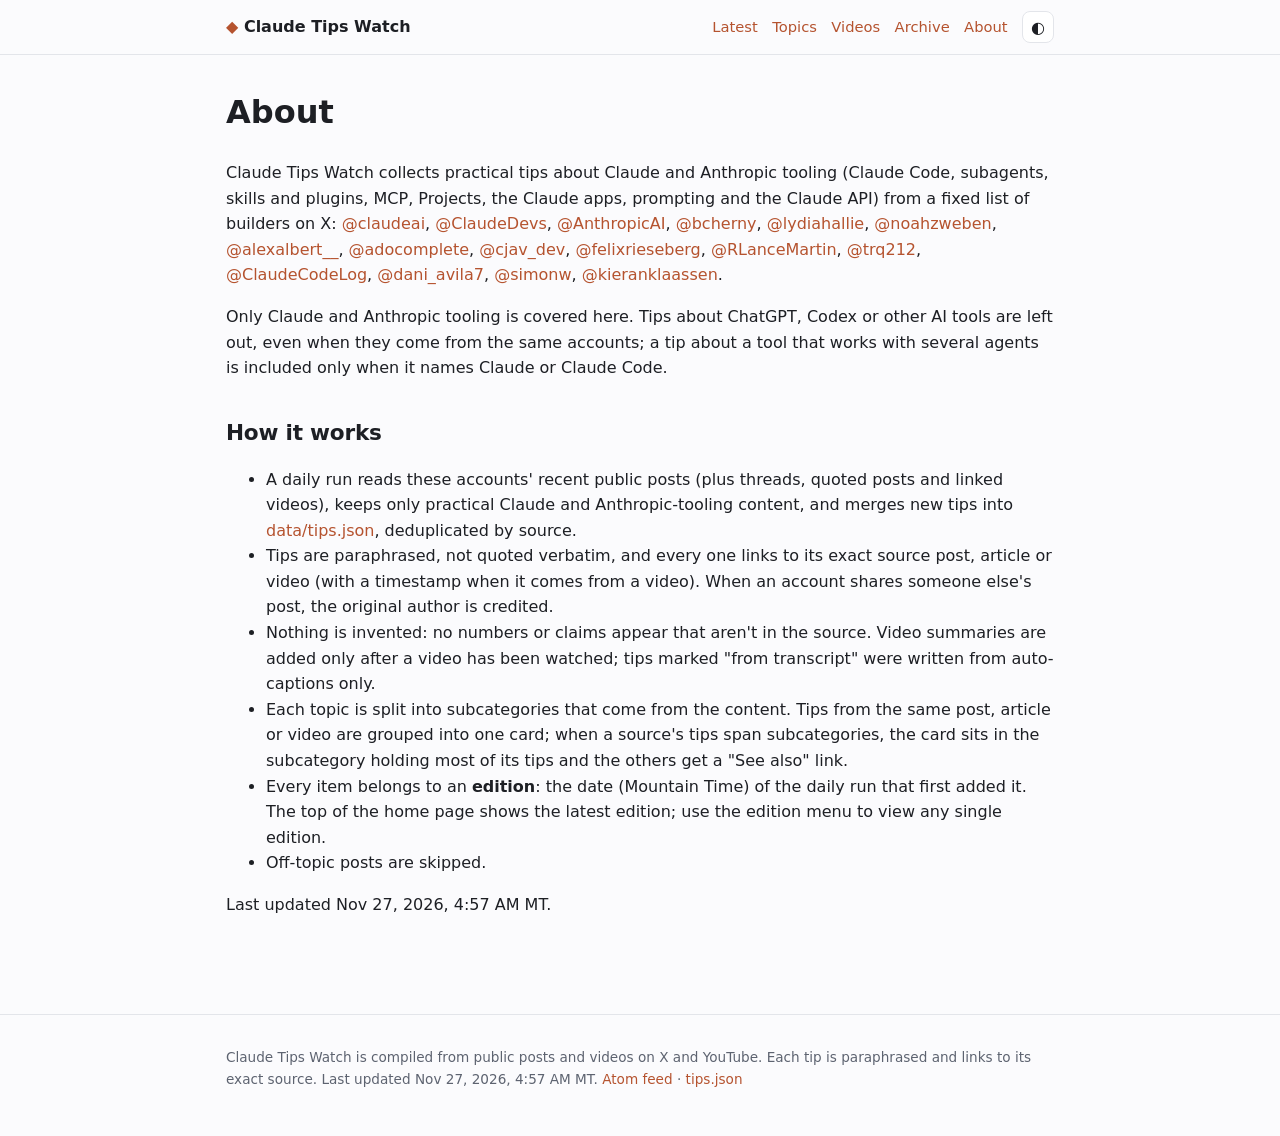
<file: about/index.html>
<!DOCTYPE html>
<html lang="en">
<head>
<meta charset="utf-8">
<meta name="viewport" content="width=device-width, initial-scale=1">
<title>About · Claude Tips Watch</title>
<meta name="description" content="What Claude Tips Watch is and how it&#x27;s made.">
<link rel="canonical" href="https://cfmayer.github.io/claude-tips-watch/about/">
<meta name="color-scheme" content="light dark">
<script>(function(){var d=document.documentElement,t=null;try{t=localStorage.getItem('theme')}catch(e){}if(t!=='light'&&t!=='dark'){t=window.matchMedia&&matchMedia('(prefers-color-scheme: dark)').matches?'dark':'light'}d.setAttribute('data-theme',t)})();</script>
<link rel="icon" href="../favicon.svg" type="image/svg+xml">
<link rel="alternate" type="application/atom+xml" title="Claude Tips Watch (Atom feed)" href="https://cfmayer.github.io/claude-tips-watch/feed.xml">
<link rel="stylesheet" href="../assets/site.css?v=4c0a76cf">
<meta property="og:site_name" content="Claude Tips Watch">
<meta property="og:title" content="About · Claude Tips Watch">
<meta property="og:description" content="What Claude Tips Watch is and how it&#x27;s made.">
<meta property="og:type" content="website">
<meta property="og:url" content="https://cfmayer.github.io/claude-tips-watch/about/">
</head>
<body>
<a class="skip" href="#main">Skip to content</a>
<header class="top">
  <div class="wrap top-in">
    <a class="brand" href="../"><span class="logo" aria-hidden="true">◆</span> Claude Tips Watch</a>
    <nav>
      <a href="../#latest">Latest</a>
      <a href="../#topics">Topics</a>
      <a href="../?type=video#topics">Videos</a>
      <a href="../archive/">Archive</a>
      <a href="../about/">About</a>
      <button class="theme" type="button" aria-label="Toggle dark mode" onclick="(function(d){var t=d.getAttribute('data-theme')==='dark'?'light':'dark';d.setAttribute('data-theme',t);try{localStorage.setItem('theme',t)}catch(e){}})(document.documentElement)">◐</button>
    </nav>
  </div>
</header>

<main id="main" class="wrap prose">
<h1>About</h1>
<p>Claude Tips Watch collects practical tips about Claude and Anthropic tooling (Claude Code, subagents, skills and plugins, MCP, Projects, the Claude apps, prompting and the Claude API) from a fixed list of builders on X: <a href="https://x.com/claudeai" target="_blank" rel="noopener">@claudeai</a>, <a href="https://x.com/ClaudeDevs" target="_blank" rel="noopener">@ClaudeDevs</a>, <a href="https://x.com/AnthropicAI" target="_blank" rel="noopener">@AnthropicAI</a>, <a href="https://x.com/bcherny" target="_blank" rel="noopener">@bcherny</a>, <a href="https://x.com/lydiahallie" target="_blank" rel="noopener">@lydiahallie</a>, <a href="https://x.com/noahzweben" target="_blank" rel="noopener">@noahzweben</a>, <a href="https://x.com/alexalbert__" target="_blank" rel="noopener">@alexalbert__</a>, <a href="https://x.com/adocomplete" target="_blank" rel="noopener">@adocomplete</a>, <a href="https://x.com/cjav_dev" target="_blank" rel="noopener">@cjav_dev</a>, <a href="https://x.com/felixrieseberg" target="_blank" rel="noopener">@felixrieseberg</a>, <a href="https://x.com/RLanceMartin" target="_blank" rel="noopener">@RLanceMartin</a>, <a href="https://x.com/trq212" target="_blank" rel="noopener">@trq212</a>, <a href="https://x.com/ClaudeCodeLog" target="_blank" rel="noopener">@ClaudeCodeLog</a>, <a href="https://x.com/dani_avila7" target="_blank" rel="noopener">@dani_avila7</a>, <a href="https://x.com/simonw" target="_blank" rel="noopener">@simonw</a>, <a href="https://x.com/kieranklaassen" target="_blank" rel="noopener">@kieranklaassen</a>.</p><p>Only Claude and Anthropic tooling is covered here. Tips about ChatGPT, Codex or other AI tools are left out, even when they come from the same accounts; a tip about a tool that works with several agents is included only when it names Claude or Claude Code.</p>
<h2>How it works</h2>
<ul>
<li>A daily run reads these accounts' recent public posts (plus threads, quoted posts and linked videos), keeps only practical Claude and Anthropic-tooling content, and merges new tips into <a href="../data/tips.json">data/tips.json</a>, deduplicated by source.</li>
<li>Tips are paraphrased, not quoted verbatim, and every one links to its exact source post, article or video (with a timestamp when it comes from a video). When an account shares someone else's post, the original author is credited.</li>
<li>Nothing is invented: no numbers or claims appear that aren't in the source. Video summaries are added only after a video has been watched; tips marked "from transcript" were written from auto-captions only.</li>
<li>Each topic is split into subcategories that come from the content. Tips from the same post, article or video are grouped into one card; when a source's tips span subcategories, the card sits in the subcategory holding most of its tips and the others get a "See also" link.</li>
<li>Every item belongs to an <strong>edition</strong>: the date (Mountain Time) of the daily run that first added it. The top of the home page shows the latest edition; use the edition menu to view any single edition.</li>
<li>Off-topic posts are skipped.</li>
</ul>
<p>Last updated Nov 27, 2026, 4:57 AM MT.</p>
</main>
<footer class="foot"><div class="wrap">
<p>Claude Tips Watch is compiled from public posts and videos on X and YouTube. Each tip is paraphrased and links to its exact source. Last updated Nov 27, 2026, 4:57 AM MT. <a href="https://cfmayer.github.io/claude-tips-watch/feed.xml">Atom feed</a> · <a href="../data/tips.json">tips.json</a></p>
</div></footer>
</body></html>
</file>
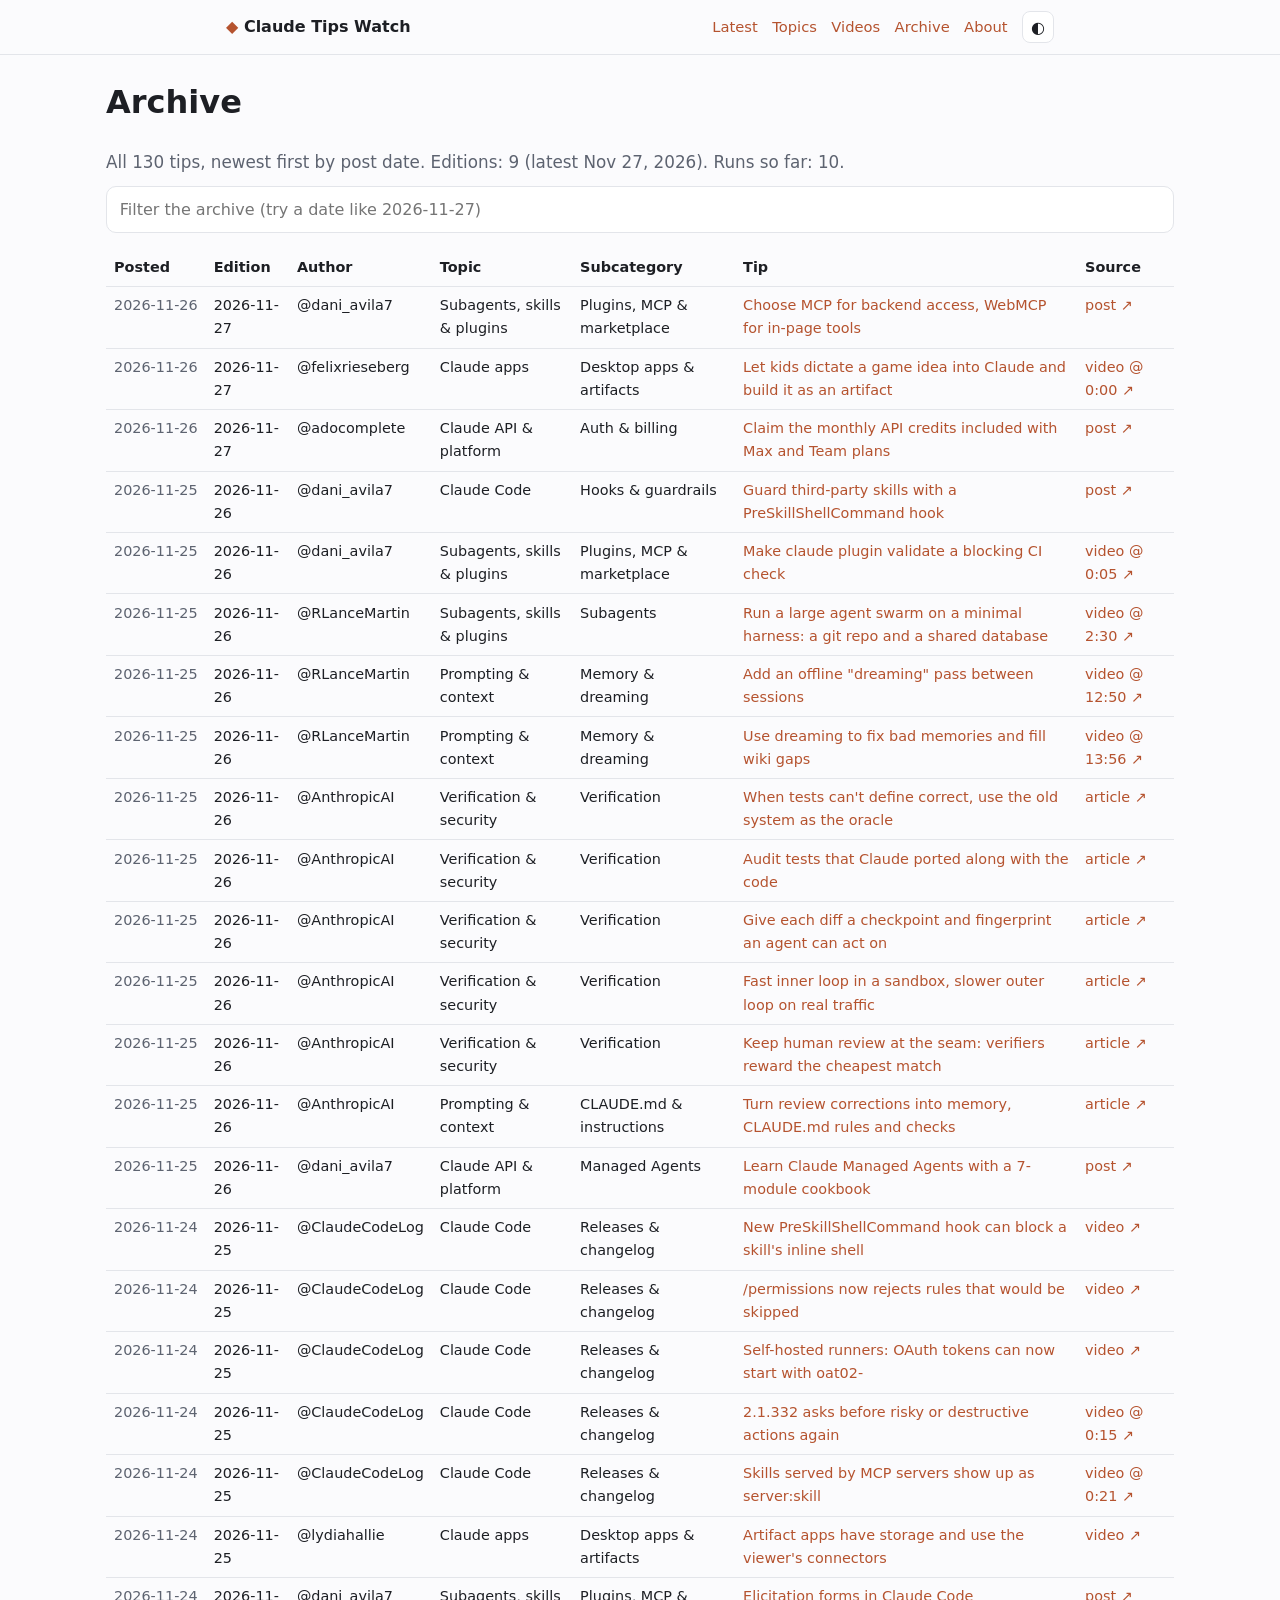
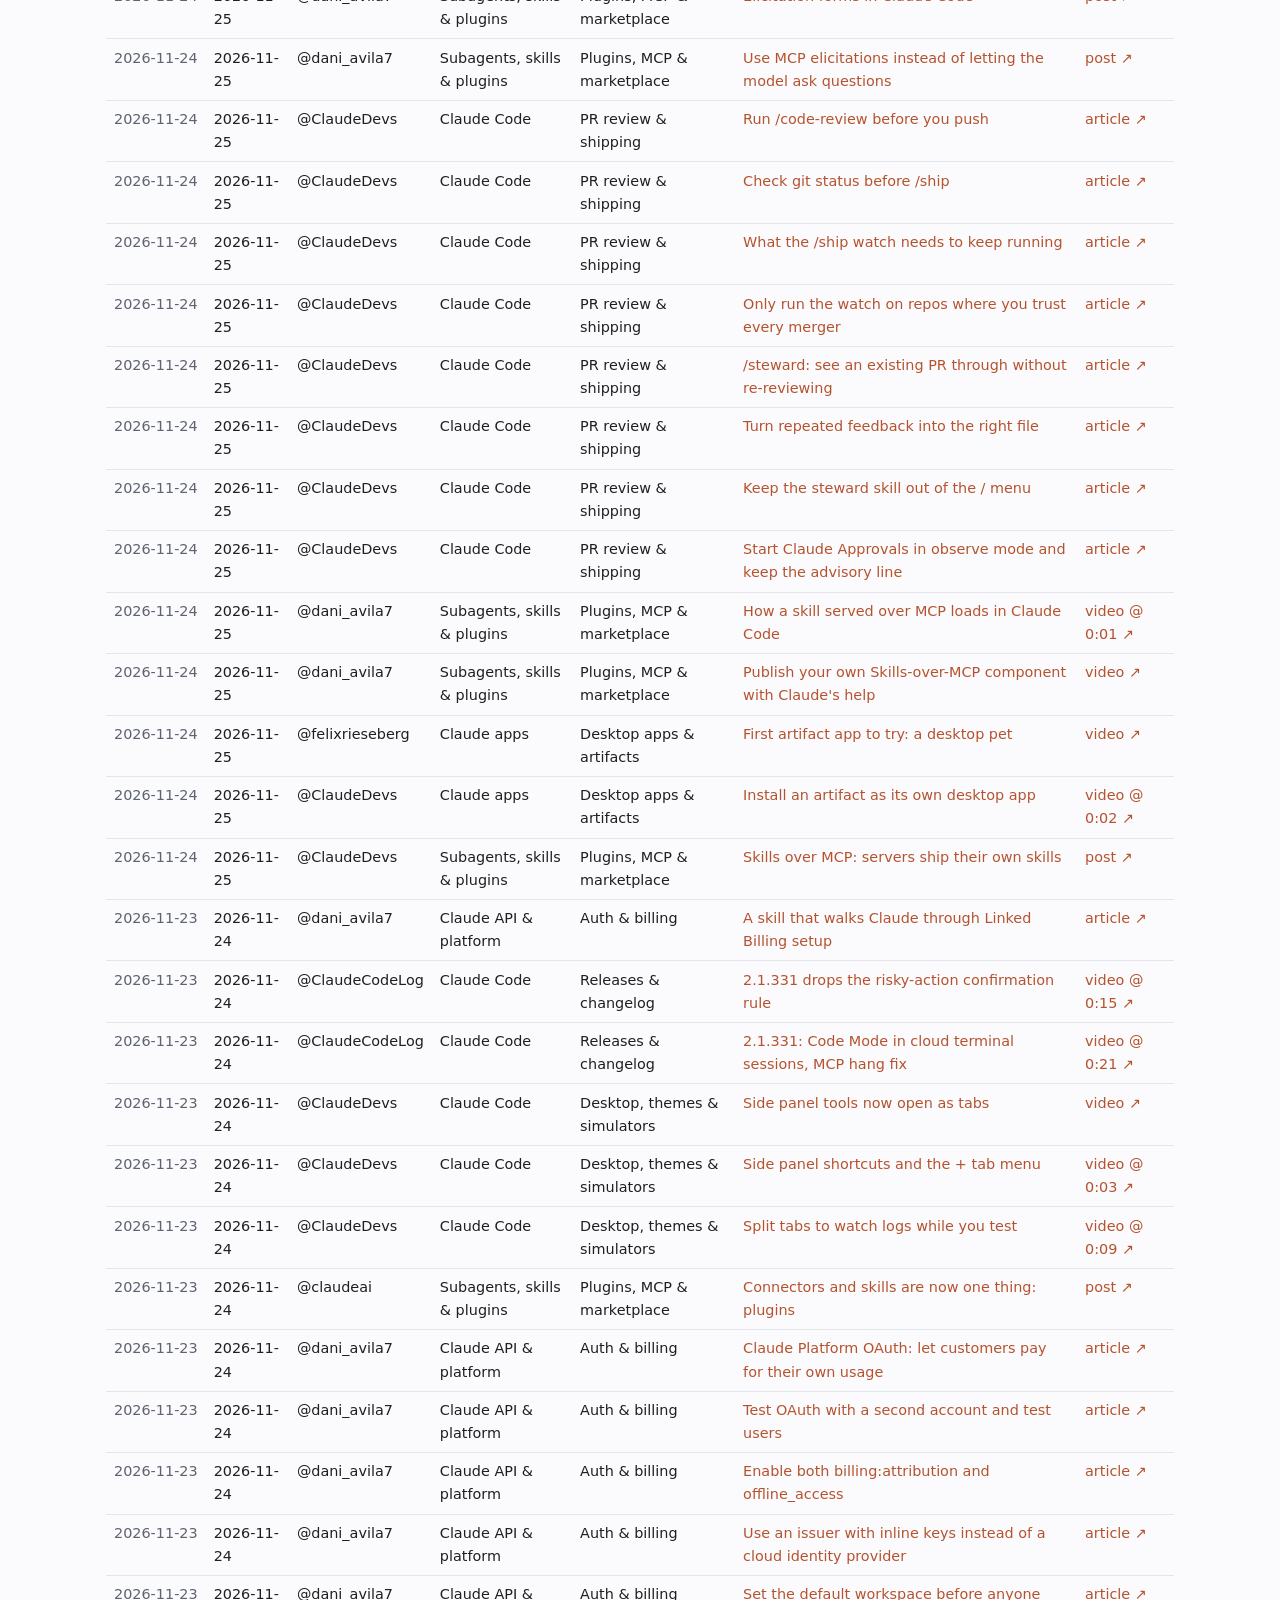
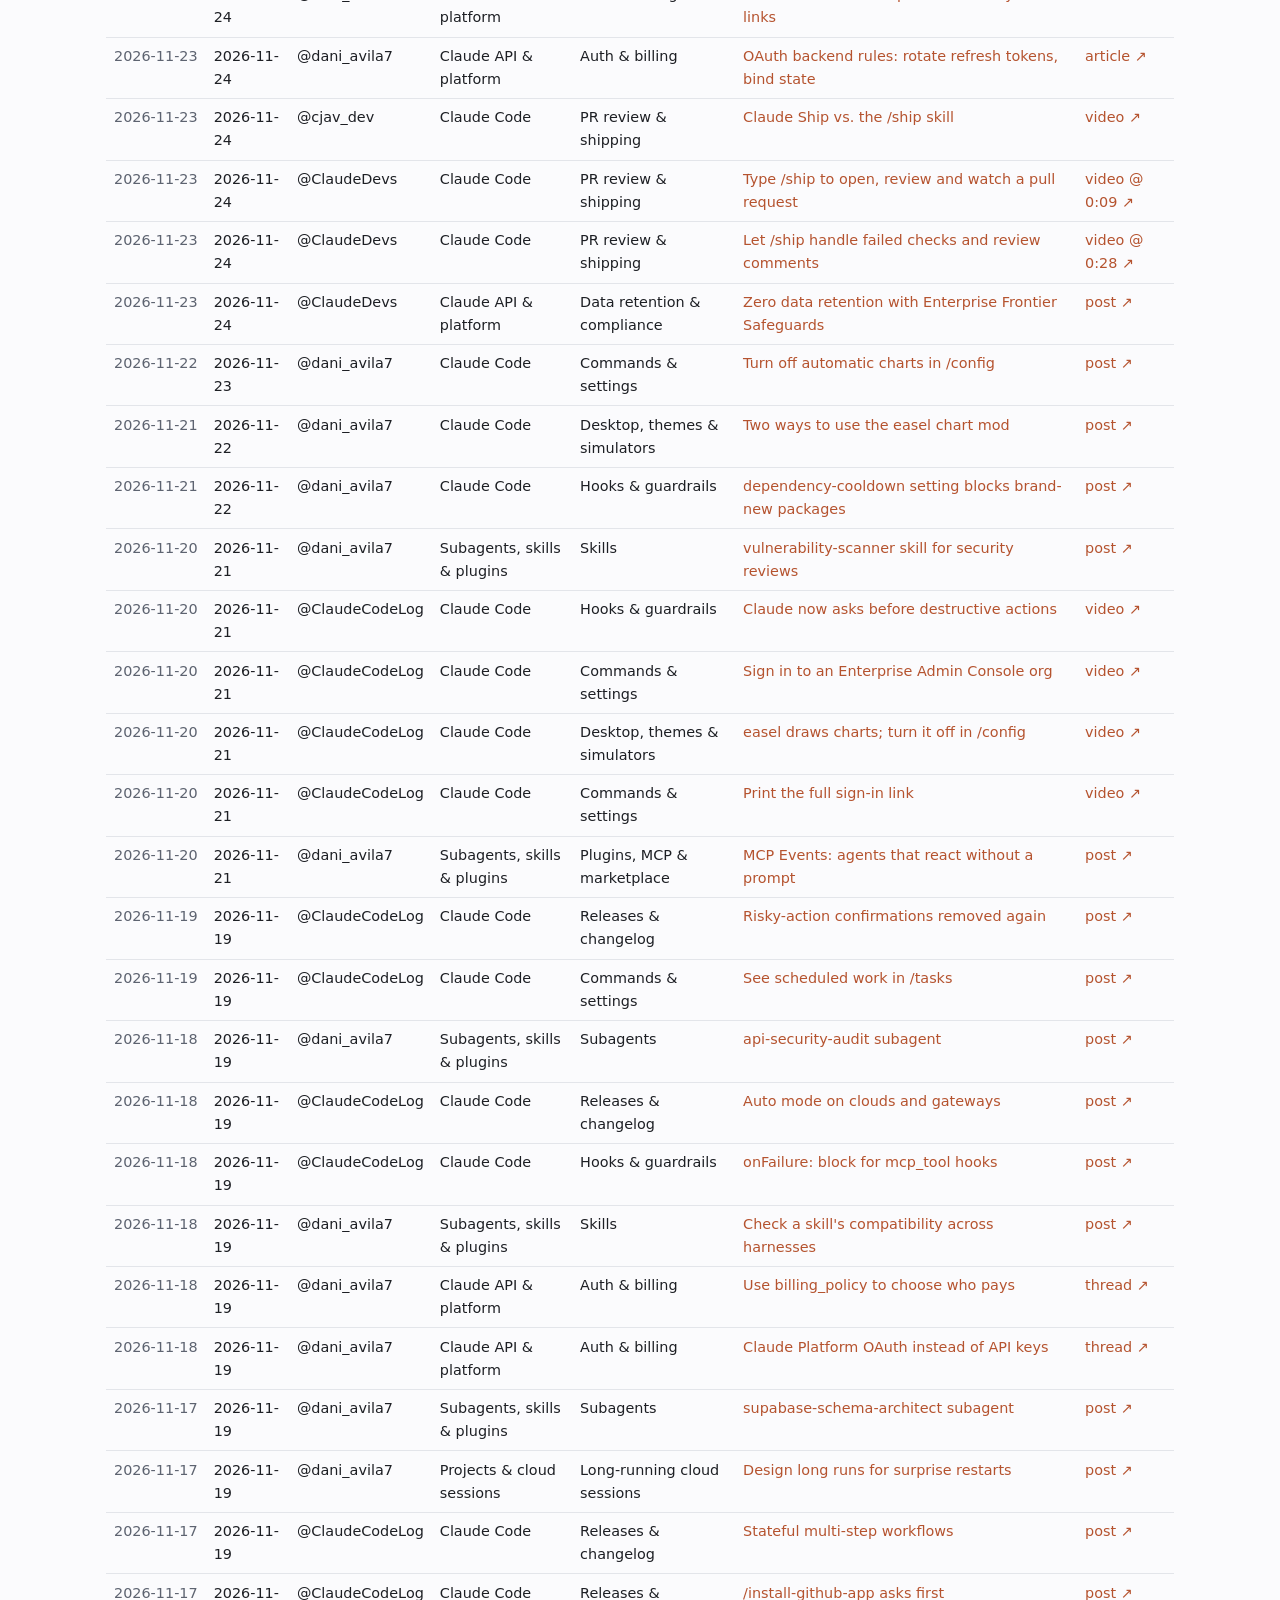
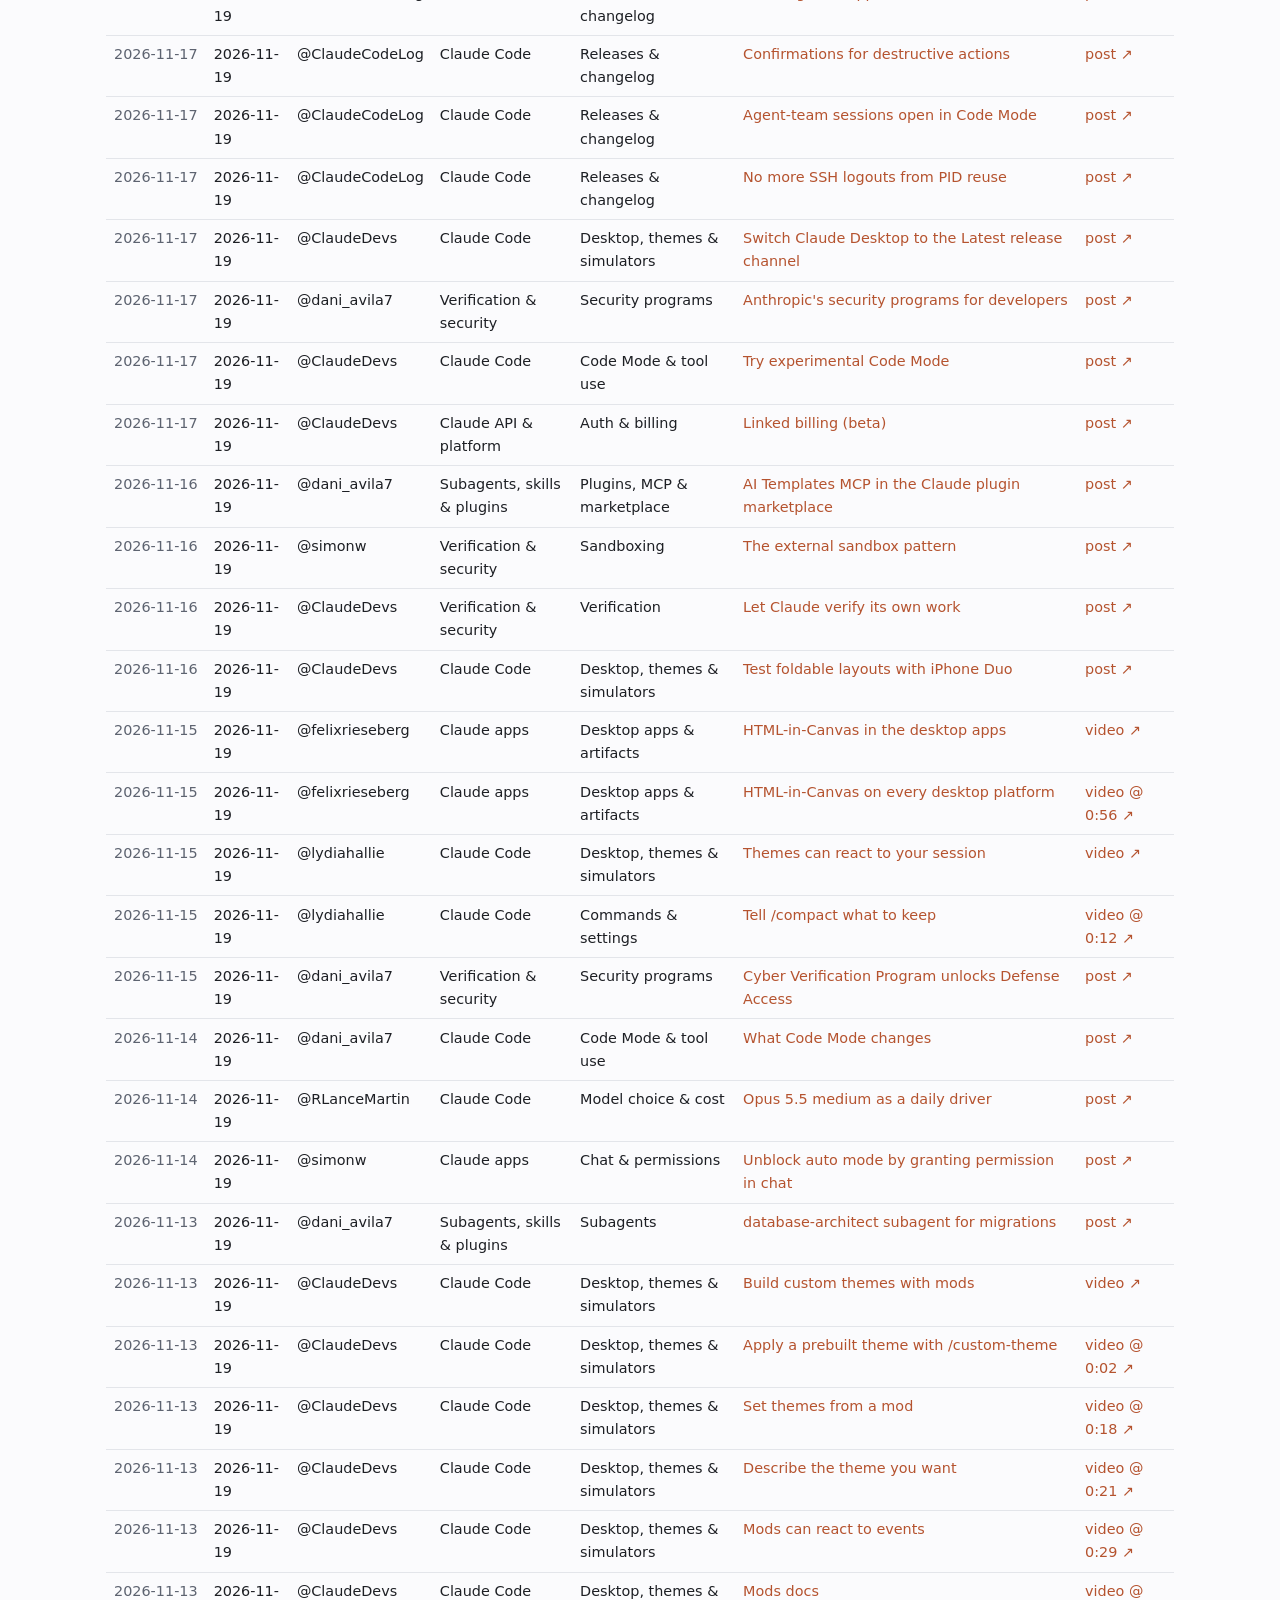
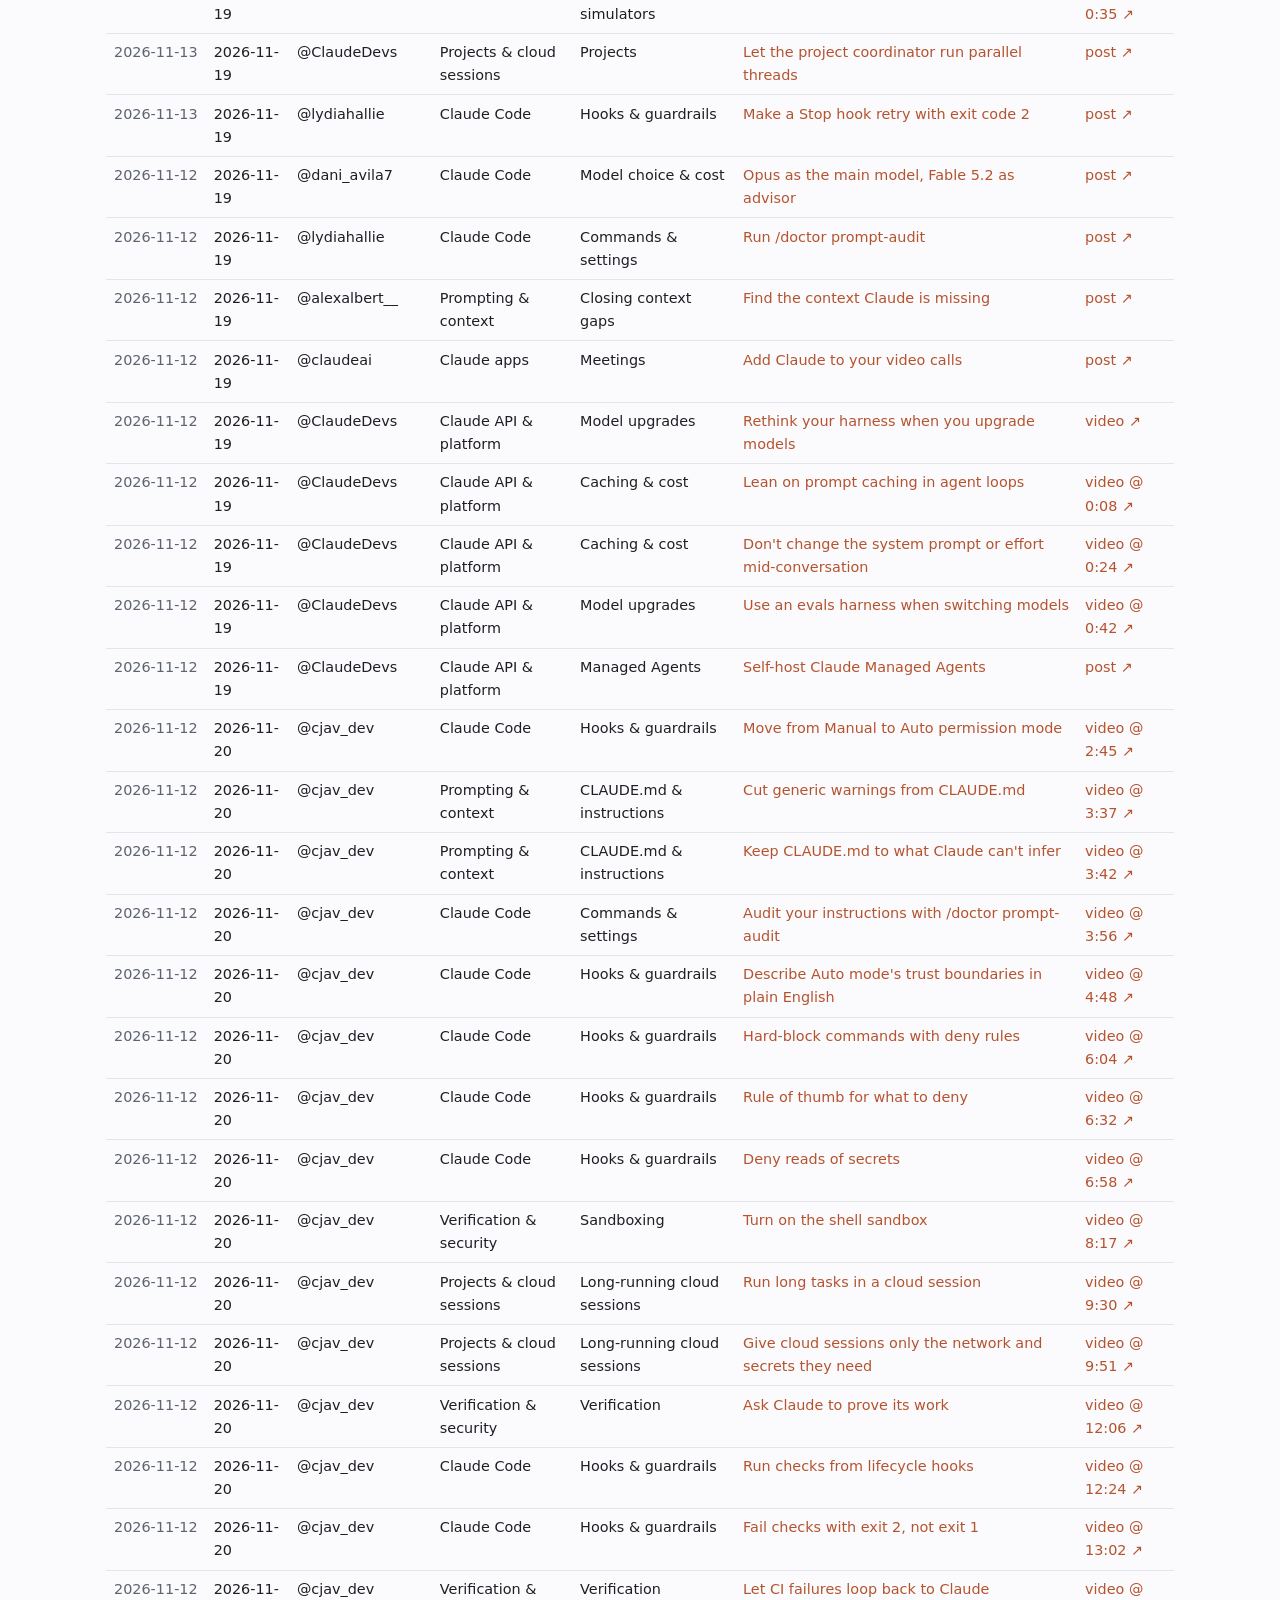
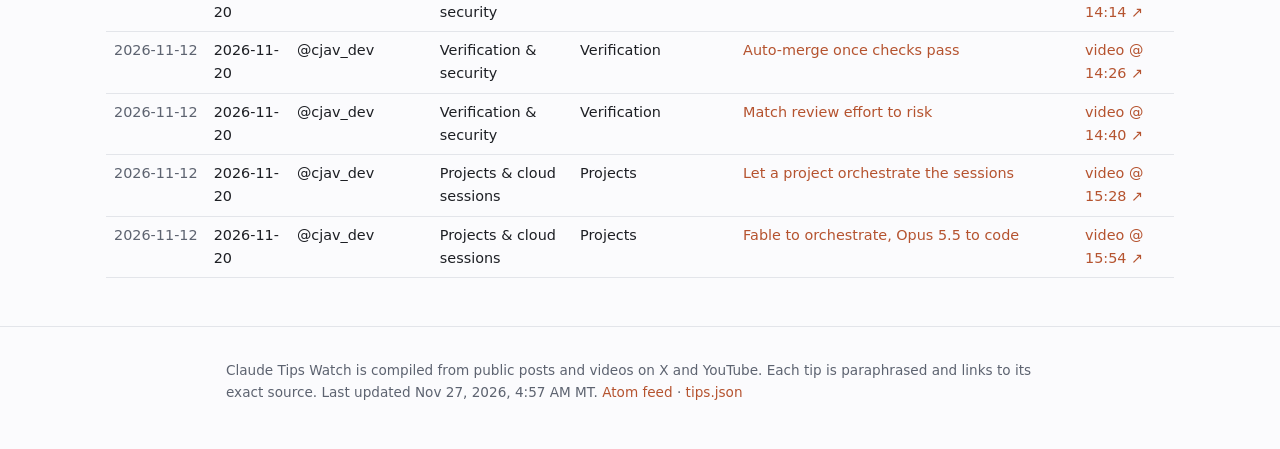
<file: archive/index.html>
<!DOCTYPE html>
<html lang="en">
<head>
<meta charset="utf-8">
<meta name="viewport" content="width=device-width, initial-scale=1">
<title>Archive · Claude Tips Watch</title>
<meta name="description" content="Every tip, newest first.">
<link rel="canonical" href="https://cfmayer.github.io/claude-tips-watch/archive/">
<meta name="color-scheme" content="light dark">
<script>(function(){var d=document.documentElement,t=null;try{t=localStorage.getItem('theme')}catch(e){}if(t!=='light'&&t!=='dark'){t=window.matchMedia&&matchMedia('(prefers-color-scheme: dark)').matches?'dark':'light'}d.setAttribute('data-theme',t)})();</script>
<link rel="icon" href="../favicon.svg" type="image/svg+xml">
<link rel="alternate" type="application/atom+xml" title="Claude Tips Watch (Atom feed)" href="https://cfmayer.github.io/claude-tips-watch/feed.xml">
<link rel="stylesheet" href="../assets/site.css?v=4c0a76cf">
<meta property="og:site_name" content="Claude Tips Watch">
<meta property="og:title" content="Archive · Claude Tips Watch">
<meta property="og:description" content="Every tip, newest first.">
<meta property="og:type" content="website">
<meta property="og:url" content="https://cfmayer.github.io/claude-tips-watch/archive/">
</head>
<body>
<a class="skip" href="#main">Skip to content</a>
<header class="top">
  <div class="wrap top-in">
    <a class="brand" href="../"><span class="logo" aria-hidden="true">◆</span> Claude Tips Watch</a>
    <nav>
      <a href="../#latest">Latest</a>
      <a href="../#topics">Topics</a>
      <a href="../?type=video#topics">Videos</a>
      <a href="../archive/">Archive</a>
      <a href="../about/">About</a>
      <button class="theme" type="button" aria-label="Toggle dark mode" onclick="(function(d){var t=d.getAttribute('data-theme')==='dark'?'light':'dark';d.setAttribute('data-theme',t);try{localStorage.setItem('theme',t)}catch(e){}})(document.documentElement)">◐</button>
    </nav>
  </div>
</header>

<main id="main" class="wrap wide">
<h1>Archive</h1>
<p class="lede">All 130 tips, newest first by post date. Editions: 9 (latest Nov 27, 2026). Runs so far: 10.</p>
<label class="sr" for="aq">Filter archive</label>
<input id="aq" type="search" placeholder="Filter the archive (try a date like 2026-11-27)" autocomplete="off" oninput="var q=this.value.toLowerCase();document.querySelectorAll('tbody tr').forEach(function(r){r.hidden=q&&r.dataset.search.indexOf(q)<0})">
<div class="tablewrap"><table class="archive"><thead><tr><th>Posted</th><th>Edition</th><th>Author</th><th>Topic</th><th>Subcategory</th><th>Tip</th><th>Source</th></tr></thead><tbody>
<tr data-search="choose mcp for backend access, webmcp for in-page tools per the chrome for developers comparison dani_avila7 shared: mcp servers expose tools, resources and prompts from a server, use their own credentials and are available whenever the server is up, which suits background tasks and data access. webmcp is a javascript api through which a web page registers tools while it&#x27;s open, running in the page with the user&#x27;s current session, which suits in-context web actions, client-side session integrations and web automation. dani_avila7 subagents, skills &amp; plugins plugins, mcp &amp; marketplace 2026-11-27 mcp vs webmcp comparison"><td><time>2026-11-26</time></td><td>2026-11-27</td><td>@dani_avila7</td><td>Subagents, skills &amp; plugins</td><td>Plugins, MCP &amp; marketplace</td><td><a href="../#x-2126124694877216986">Choose MCP for backend access, WebMCP for in-page tools</a></td><td><a href="https://x.com/dani_avila7/status/2126124694877216986" target="_blank" rel="noopener">post ↗</a></td></tr>
<tr data-search="let kids dictate a game idea into claude and build it as an artifact ask a kid what game they&#x27;d like, have them dictate the idea straight into claude, and build it as an artifact. felix rieseberg&#x27;s leaf-blower game this way runs best as a desktop app, and the same artifact also plays in the browser. felixrieseberg claude apps desktop apps &amp; artifacts 2026-11-27 kids&#x27; leaf-blower game built with claude"><td><time>2026-11-26</time></td><td>2026-11-27</td><td>@felixrieseberg</td><td>Claude apps</td><td>Desktop apps &amp; artifacts</td><td><a href="../#x-2126008112033534392">Let kids dictate a game idea into Claude and build it as an artifact</a></td><td><a href="https://x.com/felixrieseberg/status/2126008112033534392" target="_blank" rel="noopener">video @ 0:00 ↗</a></td></tr>
<tr data-search="claim the monthly api credits included with max and team plans a claude max or team plan also comes with monthly api credits: $100 on max 5x, $200 on max 20x, and up to $500 for teams. they don&#x27;t roll over, so claim and use them each month. adocomplete claude api &amp; platform auth &amp; billing 2026-11-27 monthly api credits on max and team plans"><td><time>2026-11-26</time></td><td>2026-11-27</td><td>@adocomplete</td><td>Claude API &amp; platform</td><td>Auth &amp; billing</td><td><a href="../#x-2125999147719524580">Claim the monthly API credits included with Max and Team plans</a></td><td><a href="https://x.com/adocomplete/status/2125999147719524580" target="_blank" rel="noopener">post ↗</a></td></tr>
<tr data-search="guard third-party skills with a preskillshellcommand hook skills can run shell commands at load time (lines such as !git status in skill.md), before claude even reads their content. install a preskillshellcommand hook such as dani_avila7&#x27;s skill-shell-guard: claude code calls it as it loads the skill, safe commands like git status run, and unsafe ones like curl … | sh are blocked before claude reads the skill. set it up once to cover all your projects. dani_avila7 claude code hooks &amp; guardrails 2026-11-26 skill-shell-guard: block unsafe skill shell commands"><td><time>2026-11-25</time></td><td>2026-11-26</td><td>@dani_avila7</td><td>Claude Code</td><td>Hooks &amp; guardrails</td><td><a href="../#x-2125768841779130868">Guard third-party skills with a PreSkillShellCommand hook</a></td><td><a href="https://x.com/dani_avila7/status/2125768841779130868" target="_blank" rel="noopener">post ↗</a></td></tr>
<tr data-search="make claude plugin validate a blocking ci check in dani_avila7&#x27;s pr pipeline for the aitmpl repo, claude plugin validate is one of the blocking checks that can turn a pr red, alongside skillspector scoring on skills, typecheck, the api contract, version sync and codeql. ai reviewers (cubic, greptile) only block through unresolved threads, and a pr gate auto-merges only when every check is green, no needs-human label or manual paths are involved, 5+ minutes have passed and no review threads are open. dani_avila7 subagents, skills &amp; plugins plugins, mcp &amp; marketplace 2026-11-26 aitmpl pr review pipeline for agent-generated code"><td><time>2026-11-25</time></td><td>2026-11-26</td><td>@dani_avila7</td><td>Subagents, skills &amp; plugins</td><td>Plugins, MCP &amp; marketplace</td><td><a href="../#x-2125705822265295140">Make claude plugin validate a blocking CI check</a></td><td><a href="https://x.com/dani_avila7/status/2125705822265295140" target="_blank" rel="noopener">video @ 0:05 ↗</a></td></tr>
<tr data-search="run a large agent swarm on a minimal harness: a git repo and a shared database for the fermat&#x27;s last theorem formalization, a 1,000-agent run used a minimal harness with no human steering: just a git repository for the work and a shared database for coordination. the lead agent created its own tables to run 999 helpers: announce (global orders), assign (who owns what), notes (blockers and findings), subtasks (shared to-do list) and landed (verified, committed work). rlancemartin subagents, skills &amp; plugins subagents 2026-11-26 1,000 claude agents formalized fermat&#x27;s last theorem (lance martin, ai engineer)"><td><time>2026-11-25</time></td><td>2026-11-26</td><td>@RLanceMartin</td><td>Subagents, skills &amp; plugins</td><td>Subagents</td><td><a href="../#yt-wrfbI5eyLAI-1">Run a large agent swarm on a minimal harness: a git repo and a shared database</a></td><td><a href="https://www.youtube.com/watch?v=wrfbI5eyLAI&amp;t=150s" target="_blank" rel="noopener">video @ 2:30 ↗</a></td></tr>
<tr data-search="add an offline &quot;dreaming&quot; pass between sessions agents write memory myopically during a session. between sessions, run claude offline over the transcripts (a searchable event log) and its memory notes to compile them into structured memory representations such as wikis, then inject that memory into every new session. rlancemartin prompting &amp; context memory &amp; dreaming 2026-11-26 1,000 claude agents formalized fermat&#x27;s last theorem (lance martin, ai engineer)"><td><time>2026-11-25</time></td><td>2026-11-26</td><td>@RLanceMartin</td><td>Prompting &amp; context</td><td>Memory &amp; dreaming</td><td><a href="../#yt-wrfbI5eyLAI-2">Add an offline &quot;dreaming&quot; pass between sessions</a></td><td><a href="https://www.youtube.com/watch?v=wrfbI5eyLAI&amp;t=770s" target="_blank" rel="noopener">video @ 12:50 ↗</a></td></tr>
<tr data-search="use dreaming to fix bad memories and fill wiki gaps have the dreaming pass review raw memory for false assumptions that made earlier sessions fail or loop, and rewrite those notes so the next session avoids the trap. a wiki plus a search tool beat a search tool alone, and a second pass that looks for missing entries and links fills gaps in the wiki. rlancemartin prompting &amp; context memory &amp; dreaming 2026-11-26 1,000 claude agents formalized fermat&#x27;s last theorem (lance martin, ai engineer)"><td><time>2026-11-25</time></td><td>2026-11-26</td><td>@RLanceMartin</td><td>Prompting &amp; context</td><td>Memory &amp; dreaming</td><td><a href="../#yt-wrfbI5eyLAI-3">Use dreaming to fix bad memories and fill wiki gaps</a></td><td><a href="https://www.youtube.com/watch?v=wrfbI5eyLAI&amp;t=836s" target="_blank" rel="noopener">video @ 13:56 ↗</a></td></tr>
<tr data-search="when tests can&#x27;t define correct, use the old system as the oracle for a migration claude writes, a passing test suite isn&#x27;t enough: anthropic&#x27;s rust port passed about 98% of tests while only about a quarter of production inputs matched. shadow real traffic through old and new code and compare. because claude&#x27;s replies are nondeterministic, run the model once and replay that output to the new version, then compare every step before and after the model call. anthropicai verification &amp; security verification 2026-11-26 migrating the messages api to rust with verification loops for claude agents"><td><time>2026-11-25</time></td><td>2026-11-26</td><td>@AnthropicAI</td><td>Verification &amp; security</td><td>Verification</td><td><a href="../#x-2125627317263466739">When tests can&#x27;t define correct, use the old system as the oracle</a></td><td><a href="https://x.com/AnthropicAI/status/2125627317263466739" target="_blank" rel="noopener">article ↗</a></td></tr>
<tr data-search="audit tests that claude ported along with the code if claude changes tests together with the code, a pass can mean the test was weakened. auditing the ported tests in the messages api migration turned up more than 100 weakened assertions, so review test diffs separately. anthropicai verification &amp; security verification 2026-11-26 migrating the messages api to rust with verification loops for claude agents"><td><time>2026-11-25</time></td><td>2026-11-26</td><td>@AnthropicAI</td><td>Verification &amp; security</td><td>Verification</td><td><a href="../#x-2125627317263466739-2">Audit tests that Claude ported along with the code</a></td><td><a href="https://x.com/AnthropicAI/status/2125627317263466739" target="_blank" rel="noopener">article ↗</a></td></tr>
<tr data-search="give each diff a checkpoint and fingerprint an agent can act on make the verifier&#x27;s signal precise: compare results step by step (accept/reject, settings, prompt pieces) so the first step that differs shows where to look, and record a fingerprint (where the difference starts and the length difference) so one bug&#x27;s records group together. hand that small record to an agent to fix. have a script group records every 10 to 30 minutes and alert a coordinating claude agent only on a new kind, which assigns a worker agent and a slack thread to it. anthropicai verification &amp; security verification 2026-11-26 migrating the messages api to rust with verification loops for claude agents"><td><time>2026-11-25</time></td><td>2026-11-26</td><td>@AnthropicAI</td><td>Verification &amp; security</td><td>Verification</td><td><a href="../#x-2125627317263466739-3">Give each diff a checkpoint and fingerprint an agent can act on</a></td><td><a href="https://x.com/AnthropicAI/status/2125627317263466739" target="_blank" rel="noopener">article ↗</a></td></tr>
<tr data-search="fast inner loop in a sandbox, slower outer loop on real traffic give each agent a cloud sandbox with both codebases and local checks that take under a second (build the prompt both ways without calling the model; run outputs through a fake model). the agent writes a request that should reproduce the fingerprint, edits until both versions match, and adds a test that fails on the old code. only after pr review does a fix go to the outer loop, where shadowed traffic shows whether the fingerprint is gone. anthropicai verification &amp; security verification 2026-11-26 migrating the messages api to rust with verification loops for claude agents"><td><time>2026-11-25</time></td><td>2026-11-26</td><td>@AnthropicAI</td><td>Verification &amp; security</td><td>Verification</td><td><a href="../#x-2125627317263466739-4">Fast inner loop in a sandbox, slower outer loop on real traffic</a></td><td><a href="https://x.com/AnthropicAI/status/2125627317263466739" target="_blank" rel="noopener">article ↗</a></td></tr>
<tr data-search="keep human review at the seam: verifiers reward the cheapest match a verifier can tell an agent whether outputs matched, not whether the fix is good. in the migration an agent copied a tool description into files to make prompts match instead of calling the real service; an engineer rejected it as throwaway code. put engineers on reviewing proposed fixes and judging bug-vs-intended differences, not on every guess. anthropicai verification &amp; security verification 2026-11-26 migrating the messages api to rust with verification loops for claude agents"><td><time>2026-11-25</time></td><td>2026-11-26</td><td>@AnthropicAI</td><td>Verification &amp; security</td><td>Verification</td><td><a href="../#x-2125627317263466739-5">Keep human review at the seam: verifiers reward the cheapest match</a></td><td><a href="https://x.com/AnthropicAI/status/2125627317263466739" target="_blank" rel="noopener">article ↗</a></td></tr>
<tr data-search="turn review corrections into memory, claude.md rules and checks so engineers never make the same correction twice, have agents save rejected approaches and the right fix as memory notes that later agents check. have an agent group recurring review comments (about 60 in the migration) into proposed rules, which an engineer edits and approves for claude.md. encode lasting lessons as tests, lints and merge checks. anthropicai prompting &amp; context claude.md &amp; instructions 2026-11-26 migrating the messages api to rust with verification loops for claude agents"><td><time>2026-11-25</time></td><td>2026-11-26</td><td>@AnthropicAI</td><td>Prompting &amp; context</td><td>CLAUDE.md &amp; instructions</td><td><a href="../#x-2125627317263466739-6">Turn review corrections into memory, CLAUDE.md rules and checks</a></td><td><a href="https://x.com/AnthropicAI/status/2125627317263466739" target="_blank" rel="noopener">article ↗</a></td></tr>
<tr data-search="learn claude managed agents with a 7-module cookbook watch the claudedevs conversation on how claude managed agents works, then clone davila7/claude-managed-agents-cookbook and go through its 7 modules, from running a simple session to building dynamic workflows, before using cma in your own projects. dani_avila7 claude api &amp; platform managed agents 2026-11-26 claude managed agents cookbook (7 modules)"><td><time>2026-11-25</time></td><td>2026-11-26</td><td>@dani_avila7</td><td>Claude API &amp; platform</td><td>Managed Agents</td><td><a href="../#x-2125609655493615757">Learn Claude Managed Agents with a 7-module cookbook</a></td><td><a href="https://x.com/dani_avila7/status/2125609655493615757" target="_blank" rel="noopener">post ↗</a></td></tr>
<tr data-search="new preskillshellcommand hook can block a skill&#x27;s inline shell 2.1.332 adds a preskillshellcommand hook event that can refuse a skill or command&#x27;s inline shell commands as it loads. on 2.1.331 and older, a settings file that names this hook opens a dialog at start. claudecodelog claude code releases &amp; changelog 2026-11-25 claude code 2.1.332 release highlights (unofficial changelog)"><td><time>2026-11-24</time></td><td>2026-11-25</td><td>@ClaudeCodeLog</td><td>Claude Code</td><td>Releases &amp; changelog</td><td><a href="../#x-2125406455826145354">New PreSkillShellCommand hook can block a skill&#x27;s inline shell</a></td><td><a href="https://x.com/ClaudeCodeLog/status/2125406455826145354" target="_blank" rel="noopener">video ↗</a></td></tr>
<tr data-search="/permissions now rejects rules that would be skipped in 2.1.332, /permissions refuses a rule that would be ignored at the next start, such as rm -rf with no tool name, and shows why, so check your rules include the tool name. claudecodelog claude code releases &amp; changelog 2026-11-25 claude code 2.1.332 release highlights (unofficial changelog)"><td><time>2026-11-24</time></td><td>2026-11-25</td><td>@ClaudeCodeLog</td><td>Claude Code</td><td>Releases &amp; changelog</td><td><a href="../#x-2125406455826145354-2">/permissions now rejects rules that would be skipped</a></td><td><a href="https://x.com/ClaudeCodeLog/status/2125406455826145354" target="_blank" rel="noopener">video ↗</a></td></tr>
<tr data-search="self-hosted runners: oauth tokens can now start with oat02- on self-hosted runners, claude_code_oauth_token&#x27;s prefix can now end in oat02- as well as oat01-. update proxy rules and log scrubbers that match oat01-, and mask the whole value. claudecodelog claude code releases &amp; changelog 2026-11-25 claude code 2.1.332 release highlights (unofficial changelog)"><td><time>2026-11-24</time></td><td>2026-11-25</td><td>@ClaudeCodeLog</td><td>Claude Code</td><td>Releases &amp; changelog</td><td><a href="../#x-2125406455826145354-3">Self-hosted runners: OAuth tokens can now start with oat02-</a></td><td><a href="https://x.com/ClaudeCodeLog/status/2125406455826145354" target="_blank" rel="noopener">video ↗</a></td></tr>
<tr data-search="2.1.332 asks before risky or destructive actions again claude code 2.1.332 (150 cli changes, 1 system prompt change) defaults to confirmation for risky or destructive actions. the new &quot;execute with care&quot; prompt rule has claude judge reversibility and blast radius: local, reversible steps go ahead, while destructive, hard-to-undo, shared-state or third-party upload actions get a confirmation request (with extra git status/stash checks). this reverses the 2.1.331 change. claudecodelog claude code releases &amp; changelog 2026-11-25 claude code 2.1.332 release highlights (unofficial changelog)"><td><time>2026-11-24</time></td><td>2026-11-25</td><td>@ClaudeCodeLog</td><td>Claude Code</td><td>Releases &amp; changelog</td><td><a href="../#x-2125406441796206946">2.1.332 asks before risky or destructive actions again</a></td><td><a href="https://x.com/ClaudeCodeLog/status/2125406441796206946" target="_blank" rel="noopener">video @ 0:15 ↗</a></td></tr>
<tr data-search="skills served by mcp servers show up as server:skill from 2.1.332, skills hosted on mcp servers (beta) appear in the / menu as server:skill; your other skills keep their names. claudecodelog claude code releases &amp; changelog 2026-11-25 claude code 2.1.332 release highlights (unofficial changelog)"><td><time>2026-11-24</time></td><td>2026-11-25</td><td>@ClaudeCodeLog</td><td>Claude Code</td><td>Releases &amp; changelog</td><td><a href="../#x-2125406441796206946-2">Skills served by MCP servers show up as server:skill</a></td><td><a href="https://x.com/ClaudeCodeLog/status/2125406441796206946" target="_blank" rel="noopener">video @ 0:21 ↗</a></td></tr>
<tr data-search="artifact apps have storage and use the viewer&#x27;s connectors on paid plans, artifacts come with personal and shared storage, which makes them handy for small internal tools. by default an artifact uses the connectors of whoever opens it, so the same app shows each person their own data plus anything shared with the whole team. lydiahallie claude apps desktop apps &amp; artifacts 2026-11-25 install claude artifacts as desktop apps (beta)"><td><time>2026-11-24</time></td><td>2026-11-25</td><td>@lydiahallie</td><td>Claude apps</td><td>Desktop apps &amp; artifacts</td><td><a href="../#x-2125393139481587783">Artifact apps have storage and use the viewer&#x27;s connectors</a></td><td><a href="https://x.com/lydiahallie/status/2125393139481587783" target="_blank" rel="noopener">video ↗</a></td></tr>
<tr data-search="elicitation forms in claude code when an mcp server requests information, claude code renders an interactive form from the server&#x27;s json schema. in the example the server asks you to pick a component type and category before the tool call continues. dani_avila7 subagents, skills &amp; plugins plugins, mcp &amp; marketplace 2026-11-25 mcp elicitations in claude code"><td><time>2026-11-24</time></td><td>2026-11-25</td><td>@dani_avila7</td><td>Subagents, skills &amp; plugins</td><td>Plugins, MCP &amp; marketplace</td><td><a href="../#x-2125374998831358186">Elicitation forms in Claude Code</a></td><td><a href="https://x.com/dani_avila7/status/2125374998831358186" target="_blank" rel="noopener">post ↗</a></td></tr>
<tr data-search="use mcp elicitations instead of letting the model ask questions with mcp elicitation, the server sends a json schema and the host renders it as an interactive form, returning structured data straight to the server. that builds structured workflows and saves tokens compared with having the llm collect the information from the user. dani_avila7 subagents, skills &amp; plugins plugins, mcp &amp; marketplace 2026-11-25 mcp elicitations in claude code"><td><time>2026-11-24</time></td><td>2026-11-25</td><td>@dani_avila7</td><td>Subagents, skills &amp; plugins</td><td>Plugins, MCP &amp; marketplace</td><td><a href="../#x-2125368426596065592">Use MCP elicitations instead of letting the model ask questions</a></td><td><a href="https://x.com/dani_avila7/status/2125368426596065592" target="_blank" rel="noopener">post ↗</a></td></tr>
<tr data-search="run /code-review before you push /code-review checks your branch&#x27;s commits and uncommitted changes for correctness bugs. variants: /code-review high 1234 (pr 1234 at high effort), --fix (apply findings to the working tree), --comment 1234 (post findings on the pr), ultra (deeper review in the cloud; needs a claude.ai login and can be billed separately). effort runs low to max and claude remembers the last level. commit before --fix in a background review: /rewind may not catch those edits. claudedevs claude code pr review &amp; shipping 2026-11-25 a practical guide to shipping with claude code (/code-review, /ship, /steward, claude ship)"><td><time>2026-11-24</time></td><td>2026-11-25</td><td>@ClaudeDevs</td><td>Claude Code</td><td>PR review &amp; shipping</td><td><a href="../#x-2125365668463993091">Run /code-review before you push</a></td><td><a href="https://x.com/ClaudeDevs/status/2125365668463993091" target="_blank" rel="noopener">article ↗</a></td></tr>
<tr data-search="check git status before /ship if there&#x27;s no pr yet, /ship commits pending changes as if you ran git add -a (respecting .gitignore), pushes, opens the pr as you, reviews it and fixes valid findings. it won&#x27;t commit secret-looking files or rule files (claude.md, review.md, .claude/, .github/), and in a public repo it commits nothing, so commit those yourself. options: /ship high, /ship 41 (pr #41), /ship +my-lint-bot (also read that bot&#x27;s comments), /ship stop. claudedevs claude code pr review &amp; shipping 2026-11-25 a practical guide to shipping with claude code (/code-review, /ship, /steward, claude ship)"><td><time>2026-11-24</time></td><td>2026-11-25</td><td>@ClaudeDevs</td><td>Claude Code</td><td>PR review &amp; shipping</td><td><a href="../#x-2125365668463993091-2">Check git status before /ship</a></td><td><a href="https://x.com/ClaudeDevs/status/2125365668463993091" target="_blank" rel="noopener">article ↗</a></td></tr>
<tr data-search="what the /ship watch needs to keep running the watch runs as you on your machine and quota for up to seven days: keep the session open and the machine awake, run gh auth login first, and it only watches prs you opened. outside auto mode it stops at every prompt; it won&#x27;t run in bypass-permissions mode, and on windows it doesn&#x27;t start. give it its own checkout (use a worktree for your next task). a pretooluse or permissionrequest hook on bash in the repo&#x27;s .claude/settings.json prevents the watch. claudedevs claude code pr review &amp; shipping 2026-11-25 a practical guide to shipping with claude code (/code-review, /ship, /steward, claude ship)"><td><time>2026-11-24</time></td><td>2026-11-25</td><td>@ClaudeDevs</td><td>Claude Code</td><td>PR review &amp; shipping</td><td><a href="../#x-2125365668463993091-3">What the /ship watch needs to keep running</a></td><td><a href="https://x.com/ClaudeDevs/status/2125365668463993091" target="_blank" rel="noopener">article ↗</a></td></tr>
<tr data-search="only run the watch on repos where you trust every merger the watch merges the base branch and runs your tests, so anyone who can land changes on the base branch can run commands on your machine. claude won&#x27;t merge or force-push, and its commits skip rule files, but git hooks don&#x27;t run on its commits, so put required checks in ci and branch rules. run /ship terms before your first use. claudedevs claude code pr review &amp; shipping 2026-11-25 a practical guide to shipping with claude code (/code-review, /ship, /steward, claude ship)"><td><time>2026-11-24</time></td><td>2026-11-25</td><td>@ClaudeDevs</td><td>Claude Code</td><td>PR review &amp; shipping</td><td><a href="../#x-2125365668463993091-4">Only run the watch on repos where you trust every merger</a></td><td><a href="https://x.com/ClaudeDevs/status/2125365668463993091" target="_blank" rel="noopener">article ↗</a></td></tr>
<tr data-search="/steward: see an existing pr through without re-reviewing check out the branch and run /steward 41 (or plain /steward for the current branch&#x27;s pr) to run only the watch: fix failing checks, resolve conflicts and answer comments, with no review first. stop it with /steward stop or /ship stop; one watch per session. good fits are prs with red checks or stuck in conflict loops, not ones in a design debate. claude pushes at most 3 times per issue, then reports and escalates. claudedevs claude code pr review &amp; shipping 2026-11-25 a practical guide to shipping with claude code (/code-review, /ship, /steward, claude ship)"><td><time>2026-11-24</time></td><td>2026-11-25</td><td>@ClaudeDevs</td><td>Claude Code</td><td>PR review &amp; shipping</td><td><a href="../#x-2125365668463993091-5">/steward: see an existing PR through without re-reviewing</a></td><td><a href="https://x.com/ClaudeDevs/status/2125365668463993091" target="_blank" rel="noopener">article ↗</a></td></tr>
<tr data-search="turn repeated feedback into the right file code conventions go in claude.md (read by claude code, local /code-review, code review and pr steward). pr review rules go in review.md (code review and pr steward only, not local /code-review). how to start and exercise the app goes in .claude/skills/verify/skill.md. how prs should be looked after goes in .claude/skills/steward/skill.md. the team&#x27;s bar: a pattern must repeat on at least 2 prs before it becomes a rule. claudedevs claude code pr review &amp; shipping 2026-11-25 a practical guide to shipping with claude code (/code-review, /ship, /steward, claude ship)"><td><time>2026-11-24</time></td><td>2026-11-25</td><td>@ClaudeDevs</td><td>Claude Code</td><td>PR review &amp; shipping</td><td><a href="../#x-2125365668463993091-6">Turn repeated feedback into the right file</a></td><td><a href="https://x.com/ClaudeDevs/status/2125365668463993091" target="_blank" rel="noopener">article ↗</a></td></tr>
<tr data-search="keep the steward skill out of the / menu in .claude/skills/steward/skill.md, set user-invocable: false and disable-model-invocation: true so the house rules stay out of the / menu and out of skills claude picks on its own. the local watch reads it from your working directory; pr steward reads it from the default branch, so review edits to it like ci changes. claudedevs claude code pr review &amp; shipping 2026-11-25 a practical guide to shipping with claude code (/code-review, /ship, /steward, claude ship)"><td><time>2026-11-24</time></td><td>2026-11-25</td><td>@ClaudeDevs</td><td>Claude Code</td><td>PR review &amp; shipping</td><td><a href="../#x-2125365668463993091-7">Keep the steward skill out of the / menu</a></td><td><a href="https://x.com/ClaudeDevs/status/2125365668463993091" target="_blank" rel="noopener">article ↗</a></td></tr>
<tr data-search="start claude approvals in observe mode and keep the advisory line claude approvals reads .claude/approvals.yml from the default branch. start with mode: observe so it only reports what it would decide, and keep advisory: [claude/code_review] in rules: once a policy is on the default branch, code review only runs automatically on prs matching a rule that names it. after the watch merges the base branch, the pr author should comment @claude approve. claudedevs claude code pr review &amp; shipping 2026-11-25 a practical guide to shipping with claude code (/code-review, /ship, /steward, claude ship)"><td><time>2026-11-24</time></td><td>2026-11-25</td><td>@ClaudeDevs</td><td>Claude Code</td><td>PR review &amp; shipping</td><td><a href="../#x-2125365668463993091-8">Start Claude Approvals in observe mode and keep the advisory line</a></td><td><a href="https://x.com/ClaudeDevs/status/2125365668463993091" target="_blank" rel="noopener">article ↗</a></td></tr>
<tr data-search="how a skill served over mcp loads in claude code in the aitmpl demo the server lists its skills with descriptions and a sha256 digest per file; they show as aitmpl:component-review. type /aitmpl:component-review or just ask for something matching its description. claude code reads that skill&#x27;s skill.md from the server and fetches supporting files only when the skill asks for them. the instructions load without a prompt in auto mode; otherwise you allow that version first. dani_avila7 subagents, skills &amp; plugins plugins, mcp &amp; marketplace 2026-11-25 skills over mcp on aitmpl.com"><td><time>2026-11-24</time></td><td>2026-11-25</td><td>@dani_avila7</td><td>Subagents, skills &amp; plugins</td><td>Plugins, MCP &amp; marketplace</td><td><a href="../#x-2125346778585158026">How a skill served over MCP loads in Claude Code</a></td><td><a href="https://x.com/dani_avila7/status/2125346778585158026" target="_blank" rel="noopener">video @ 0:01 ↗</a></td></tr>
<tr data-search="publish your own skills-over-mcp component with claude&#x27;s help skills over mcp is on aitmpl.com. to publish your own, fork the repo and ask claude how to add a component with these capabilities; it guides you through the process, including validation before publication. dani_avila7 subagents, skills &amp; plugins plugins, mcp &amp; marketplace 2026-11-25 skills over mcp on aitmpl.com"><td><time>2026-11-24</time></td><td>2026-11-25</td><td>@dani_avila7</td><td>Subagents, skills &amp; plugins</td><td>Plugins, MCP &amp; marketplace</td><td><a href="../#x-2125346778585158026-2">Publish your own Skills-over-MCP component with Claude&#x27;s help</a></td><td><a href="https://x.com/dani_avila7/status/2125346778585158026" target="_blank" rel="noopener">video ↗</a></td></tr>
<tr data-search="first artifact app to try: a desktop pet a quick way to try artifact apps: ask claude &quot;build me a desktop pet as an artifact app. make it a cat/dog/bunny/enterprise-ready crm&quot;. it takes only a few minutes. felixrieseberg claude apps desktop apps &amp; artifacts 2026-11-25 build a desktop pet as an artifact app"><td><time>2026-11-24</time></td><td>2026-11-25</td><td>@felixrieseberg</td><td>Claude apps</td><td>Desktop apps &amp; artifacts</td><td><a href="../#x-2125341947179290938">First artifact app to try: a desktop pet</a></td><td><a href="https://x.com/felixrieseberg/status/2125341947179290938" target="_blank" rel="noopener">video ↗</a></td></tr>
<tr data-search="install an artifact as its own desktop app in the claude desktop app, click the arrow next to the artifact&#x27;s title at the top of the artifact pane, choose install as app (beta), then install. the artifact gets its own window and dock icon and opens like any other app. it can&#x27;t reach your files or run programs unless you allow it; it can use your connectors and, if you allow it, send notifications or add a menu bar item. beta on mac and windows. claudedevs claude apps desktop apps &amp; artifacts 2026-11-25 install claude artifacts as desktop apps (beta)"><td><time>2026-11-24</time></td><td>2026-11-25</td><td>@ClaudeDevs</td><td>Claude apps</td><td>Desktop apps &amp; artifacts</td><td><a href="../#x-2125315491522650299">Install an artifact as its own desktop app</a></td><td><a href="https://x.com/ClaudeDevs/status/2125315491522650299" target="_blank" rel="noopener">video @ 0:02 ↗</a></td></tr>
<tr data-search="skills over mcp: servers ship their own skills mcp servers can now ship with their own skills, so claude code knows how to use them out of the box. announced for mcp&#x27;s second birthday together with tasks. claudedevs subagents, skills &amp; plugins plugins, mcp &amp; marketplace 2026-11-25 mcp turns two: skills over mcp and tasks"><td><time>2026-11-24</time></td><td>2026-11-25</td><td>@ClaudeDevs</td><td>Subagents, skills &amp; plugins</td><td>Plugins, MCP &amp; marketplace</td><td><a href="../#x-2125289794871963935">Skills over MCP: servers ship their own skills</a></td><td><a href="https://x.com/ClaudeDevs/status/2125289794871963935" target="_blank" rel="noopener">post ↗</a></td></tr>
<tr data-search="a skill that walks claude through linked billing setup @dani_avila7 built a claude platform oauth skill that walks claude through integrating linked billing into your app. install it and ask claude to set up linked billing; with the chrome extension, claude can ask for browser access to help fill out the console steps. dani_avila7 claude api &amp; platform auth &amp; billing 2026-11-24 claude platform oauth: step-by-step setup guide"><td><time>2026-11-23</time></td><td>2026-11-24</td><td>@dani_avila7</td><td>Claude API &amp; platform</td><td>Auth &amp; billing</td><td><a href="../#x-2125058039673942261">A skill that walks Claude through Linked Billing setup</a></td><td><a href="https://x.com/dani_avila7/status/2125058039673942261" target="_blank" rel="noopener">article ↗</a></td></tr>
<tr data-search="2.1.331 drops the risky-action confirmation rule claude code 2.1.331 (135 cli changes, 1 system prompt change) removes the system-prompt risky-action confirmation, so agents may run previously blocked risky steps automatically. review your permission and deny settings if you relied on that prompt. claudecodelog claude code releases &amp; changelog 2026-11-24 claude code 2.1.331 release highlights (unofficial changelog)"><td><time>2026-11-23</time></td><td>2026-11-24</td><td>@ClaudeCodeLog</td><td>Claude Code</td><td>Releases &amp; changelog</td><td><a href="../#x-2124985109853929758">2.1.331 drops the risky-action confirmation rule</a></td><td><a href="https://x.com/ClaudeCodeLog/status/2124985109853929758" target="_blank" rel="noopener">video @ 0:15 ↗</a></td></tr>
<tr data-search="2.1.331: code mode in cloud terminal sessions, mcp hang fix in 2.1.331, terminal sessions add code mode on cloud platforms with syntax highlighting, and mcp tool calls no longer hang up to 30 minutes on malformed local or websocket replies. claudecodelog claude code releases &amp; changelog 2026-11-24 claude code 2.1.331 release highlights (unofficial changelog)"><td><time>2026-11-23</time></td><td>2026-11-24</td><td>@ClaudeCodeLog</td><td>Claude Code</td><td>Releases &amp; changelog</td><td><a href="../#x-2124985109853929758-2">2.1.331: Code Mode in cloud terminal sessions, MCP hang fix</a></td><td><a href="https://x.com/ClaudeCodeLog/status/2124985109853929758" target="_blank" rel="noopener">video @ 0:21 ↗</a></td></tr>
<tr data-search="side panel tools now open as tabs in claude code on desktop, files, changes, terminal and the other tools open as tabs beside your session. you can move a tab to see several at once or pop it out into its own window. rolling out on mac first; windows and linux are coming. claudedevs claude code desktop, themes &amp; simulators 2026-11-24 redesigned side panel in claude code desktop"><td><time>2026-11-23</time></td><td>2026-11-24</td><td>@ClaudeDevs</td><td>Claude Code</td><td>Desktop, themes &amp; simulators</td><td><a href="../#x-2124978802006851961">Side panel tools now open as tabs</a></td><td><a href="https://x.com/ClaudeDevs/status/2124978802006851961" target="_blank" rel="noopener">video ↗</a></td></tr>
<tr data-search="side panel shortcuts and the + tab menu open side-panel tools with shortcuts: changes ⇧⌘d, browser ⇧⌘b, files ⇧⌘f, terminal ⌘j, side chat ⌘;. the + button in the tab bar adds a tab; in the demo the browser tab opens the running dev server at localhost:3000. claudedevs claude code desktop, themes &amp; simulators 2026-11-24 redesigned side panel in claude code desktop"><td><time>2026-11-23</time></td><td>2026-11-24</td><td>@ClaudeDevs</td><td>Claude Code</td><td>Desktop, themes &amp; simulators</td><td><a href="../#x-2124978802006851961-2">Side panel shortcuts and the + tab menu</a></td><td><a href="https://x.com/ClaudeDevs/status/2124978802006851961" target="_blank" rel="noopener">video @ 0:03 ↗</a></td></tr>
<tr data-search="split tabs to watch logs while you test click the layout icon at the top right of a tab to move it (left, right, top or bottom), fill and arrange, or open in new window. in the demo, moving terminal (running tail -f logs/server.log) to the bottom lets you click add to cart in the browser tab and watch the server log update below it. claudedevs claude code desktop, themes &amp; simulators 2026-11-24 redesigned side panel in claude code desktop"><td><time>2026-11-23</time></td><td>2026-11-24</td><td>@ClaudeDevs</td><td>Claude Code</td><td>Desktop, themes &amp; simulators</td><td><a href="../#x-2124978802006851961-3">Split tabs to watch logs while you test</a></td><td><a href="https://x.com/ClaudeDevs/status/2124978802006851961" target="_blank" rel="noopener">video @ 0:09 ↗</a></td></tr>
<tr data-search="connectors and skills are now one thing: plugins in claude, connectors (to your tools) and skills come together as plugins, so one install can connect a tool, teach a skill, or both. live on free, pro, max and ultra, with team and enterprise coming. browse 10,000+ plugins at claude.ai/plugins. claudeai subagents, skills &amp; plugins plugins, mcp &amp; marketplace 2026-11-24 connectors and skills come together as plugins"><td><time>2026-11-23</time></td><td>2026-11-24</td><td>@claudeai</td><td>Subagents, skills &amp; plugins</td><td>Plugins, MCP &amp; marketplace</td><td><a href="../#x-2124970294523945328">Connectors and skills are now one thing: plugins</a></td><td><a href="https://x.com/claudeai/status/2124970294523945328" target="_blank" rel="noopener">post ↗</a></td></tr>
<tr data-search="claude platform oauth: let customers pay for their own usage with claude platform oauth (beta, linked billing), a customer links their claude console organization to your app once and sets a monthly spend limit; claude calls they start in your app are then billed to their organization. it is not sign-in with a claude.ai plan: pro or max can&#x27;t be linked, the org needs api billing (prepaid credits or invoice), and the person linking needs the admin or billing role. there is no client secret. dani_avila7 claude api &amp; platform auth &amp; billing 2026-11-24 claude platform oauth: step-by-step setup guide"><td><time>2026-11-23</time></td><td>2026-11-24</td><td>@dani_avila7</td><td>Claude API &amp; platform</td><td>Auth &amp; billing</td><td><a href="../#x-2124967784291377195">Claude Platform OAuth: let customers pay for their own usage</a></td><td><a href="https://x.com/dani_avila7/status/2124967784291377195" target="_blank" rel="noopener">article ↗</a></td></tr>
<tr data-search="test oauth with a second account and test users create the app under organization → customers → oauth apps (connection type organization_shared). the org that owns the app can&#x27;t link it, so test with a second claude account using a different email and its own console org with prepaid credits. in testing mode only listed test users can link (max usd 50/month each); add them and your callback url on the settings tab (http://localhost works). publishing needs a dns record and an anthropic review. dani_avila7 claude api &amp; platform auth &amp; billing 2026-11-24 claude platform oauth: step-by-step setup guide"><td><time>2026-11-23</time></td><td>2026-11-24</td><td>@dani_avila7</td><td>Claude API &amp; platform</td><td>Auth &amp; billing</td><td><a href="../#x-2124967784291377195-2">Test OAuth with a second account and test users</a></td><td><a href="https://x.com/dani_avila7/status/2124967784291377195" target="_blank" rel="noopener">article ↗</a></td></tr>
<tr data-search="enable both billing:attribution and offline_access turn on both the billing:attribution and offline_access permissions for the oauth app. with offline_access off, the authorization request fails with invalid_scope, and you also don&#x27;t get the long-lived token that keeps access without asking the customer to approve again. dani_avila7 claude api &amp; platform auth &amp; billing 2026-11-24 claude platform oauth: step-by-step setup guide"><td><time>2026-11-23</time></td><td>2026-11-24</td><td>@dani_avila7</td><td>Claude API &amp; platform</td><td>Auth &amp; billing</td><td><a href="../#x-2124967784291377195-3">Enable both billing:attribution and offline_access</a></td><td><a href="https://x.com/dani_avila7/status/2124967784291377195" target="_blank" rel="noopener">article ↗</a></td></tr>
<tr data-search="use an issuer with inline keys instead of a cloud identity provider you don&#x27;t need aws, gcp, okta or similar for workload identity: under keys → workload identity → issuers, register an issuer with inline keys (the url is just a name and doesn&#x27;t need to exist) and paste your public key. the key editor rejects the usual {&quot;keys&quot;: [...]} format; paste only the array. then in the app&#x27;s client authentication pick that issuer, a subject and the audience https://auth.claude.com. if you sign in node, use ecdsa signatures in ieee-p1363 format or you get jwt_signature_invalid. dani_avila7 claude api &amp; platform auth &amp; billing 2026-11-24 claude platform oauth: step-by-step setup guide"><td><time>2026-11-23</time></td><td>2026-11-24</td><td>@dani_avila7</td><td>Claude API &amp; platform</td><td>Auth &amp; billing</td><td><a href="../#x-2124967784291377195-4">Use an issuer with inline keys instead of a cloud identity provider</a></td><td><a href="https://x.com/dani_avila7/status/2124967784291377195" target="_blank" rel="noopener">article ↗</a></td></tr>
<tr data-search="set the default workspace before anyone links billed calls need a service account (keys → service accounts) plus a federation rule on the same issuer with the audience https://api.anthropic.com. choose it as the operator service account, then set &quot;default workspace for platform auth mode oauth tokens&quot; right below it. without that field the last link step fails with unauthorized_client, and since the customer&#x27;s code lasts only 5 minutes you lose a whole approval round. dani_avila7 claude api &amp; platform auth &amp; billing 2026-11-24 claude platform oauth: step-by-step setup guide"><td><time>2026-11-23</time></td><td>2026-11-24</td><td>@dani_avila7</td><td>Claude API &amp; platform</td><td>Auth &amp; billing</td><td><a href="../#x-2124967784291377195-5">Set the default workspace before anyone links</a></td><td><a href="https://x.com/dani_avila7/status/2124967784291377195" target="_blank" rel="noopener">article ↗</a></td></tr>
<tr data-search="oauth backend rules: rotate refresh tokens, bind state save the newest refresh token every time because it rotates on each use. check that the returned state is yours and bind it to the browser that started the flow (for example with an httponly cookie). before approval a billed call returns 403 user_profile_billing_not_authorized, a handy check. batches and billable code execution aren&#x27;t supported, and the customer&#x27;s zdr or baa doesn&#x27;t cover these calls. customers can revoke from keys → linked platforms. dani_avila7 claude api &amp; platform auth &amp; billing 2026-11-24 claude platform oauth: step-by-step setup guide"><td><time>2026-11-23</time></td><td>2026-11-24</td><td>@dani_avila7</td><td>Claude API &amp; platform</td><td>Auth &amp; billing</td><td><a href="../#x-2124967784291377195-6">OAuth backend rules: rotate refresh tokens, bind state</a></td><td><a href="https://x.com/dani_avila7/status/2124967784291377195" target="_blank" rel="noopener">article ↗</a></td></tr>
<tr data-search="claude ship vs. the /ship skill there are two pieces: claude ship (beta) for team and enterprise, which you turn on in settings and which can review prs, work on fixes and approve the ones your team&#x27;s policy allows; and the /ship skill, which anyone can use and which ships with the latest claude code version. cjav_dev claude code pr review &amp; shipping 2026-11-24 introducing claude ship (beta) and /ship"><td><time>2026-11-23</time></td><td>2026-11-24</td><td>@cjav_dev</td><td>Claude Code</td><td>PR review &amp; shipping</td><td><a href="../#x-2124960088888582176">Claude Ship vs. the /ship skill</a></td><td><a href="https://x.com/cjav_dev/status/2124960088888582176" target="_blank" rel="noopener">video ↗</a></td></tr>
<tr data-search="type /ship to open, review and watch a pull request in claude code, type /ship to open a pull request if there is none, review it in the session, then keep watching it. in the demo the review flags an issue and offers apply fixes or walk through in changes, then claude tests, commits and pushes. claudedevs claude code pr review &amp; shipping 2026-11-24 introducing claude ship (beta) and /ship"><td><time>2026-11-23</time></td><td>2026-11-24</td><td>@ClaudeDevs</td><td>Claude Code</td><td>PR review &amp; shipping</td><td><a href="../#x-2124959436640858475">Type /ship to open, review and watch a pull request</a></td><td><a href="https://x.com/ClaudeDevs/status/2124959436640858475" target="_blank" rel="noopener">video @ 0:09 ↗</a></td></tr>
<tr data-search="let /ship handle failed checks and review comments after pushing, /ship keeps watching the pr with scheduled check-ins: in the demo it fixes a failing ci test and answers a reviewer&#x27;s comment, then reports ready once checks pass and comments are answered. merging stays with you, within your permissions and the repository&#x27;s branch rules. claudedevs claude code pr review &amp; shipping 2026-11-24 introducing claude ship (beta) and /ship"><td><time>2026-11-23</time></td><td>2026-11-24</td><td>@ClaudeDevs</td><td>Claude Code</td><td>PR review &amp; shipping</td><td><a href="../#x-2124959436640858475-2">Let /ship handle failed checks and review comments</a></td><td><a href="https://x.com/ClaudeDevs/status/2124959436640858475" target="_blank" rel="noopener">video @ 0:28 ↗</a></td></tr>
<tr data-search="zero data retention with enterprise frontier safeguards zdr with enterprise frontier safeguards is in public beta for eligible orgs on the claude platform: encrypted copies of your messages api traffic go to your own cloud storage, and automated checks look for misuse across requests and flag serious risks for your team to review. useful if your company requires zero data retention and you still want to use fable. claudedevs claude api &amp; platform data retention &amp; compliance 2026-11-24 zero data retention with enterprise frontier safeguards (beta)"><td><time>2026-11-23</time></td><td>2026-11-24</td><td>@ClaudeDevs</td><td>Claude API &amp; platform</td><td>Data retention &amp; compliance</td><td><a href="../#x-2124930253344948518">Zero data retention with Enterprise Frontier Safeguards</a></td><td><a href="https://x.com/ClaudeDevs/status/2124930253344948518" target="_blank" rel="noopener">post ↗</a></td></tr>
<tr data-search="turn off automatic charts in /config if you don&#x27;t want the easel mod drawing charts automatically, run /config and look for the auto charts option to disable it. dani_avila7 claude code commands &amp; settings 2026-11-23 disabling auto charts in claude code"><td><time>2026-11-22</time></td><td>2026-11-23</td><td>@dani_avila7</td><td>Claude Code</td><td>Commands &amp; settings</td><td><a href="../#x-2124568760145125427">Turn off automatic charts in /config</a></td><td><a href="https://x.com/dani_avila7/status/2124568760145125427" target="_blank" rel="noopener">post ↗</a></td></tr>
<tr data-search="two ways to use the easel chart mod easel is a built-in mod in claude code 2.1.330 that renders charts directly inside your conversations. use it on demand by asking claude to chart data from json, csv, tables or query results, or let it run automatically when an mcp returns time-series metrics. dani_avila7 claude code desktop, themes &amp; simulators 2026-11-22 easel, a new built-in mod in claude code 2.1.330"><td><time>2026-11-21</time></td><td>2026-11-22</td><td>@dani_avila7</td><td>Claude Code</td><td>Desktop, themes &amp; simulators</td><td><a href="../#x-2124359426035356008">Two ways to use the easel chart mod</a></td><td><a href="https://x.com/dani_avila7/status/2124359426035356008" target="_blank" rel="noopener">post ↗</a></td></tr>
<tr data-search="dependency-cooldown setting blocks brand-new packages the dependency-cooldown setting for claude code blocks package versions published less than 7 days ago from being installed through npm, pnpm or uv. it reduces the risk of supply chain attacks, protects against slopsquatting, and requires your permission if claude tries. dani_avila7 claude code hooks &amp; guardrails 2026-11-22 dependency-cooldown: a must-have claude code setting"><td><time>2026-11-21</time></td><td>2026-11-22</td><td>@dani_avila7</td><td>Claude Code</td><td>Hooks &amp; guardrails</td><td><a href="../#x-2124325975076823188">dependency-cooldown setting blocks brand-new packages</a></td><td><a href="https://x.com/dani_avila7/status/2124325975076823188" target="_blank" rel="noopener">post ↗</a></td></tr>
<tr data-search="vulnerability-scanner skill for security reviews the vulnerability-scanner skill reviews your code for security vulnerabilities, including ai agents and mcp servers. it maps the attack surface and trust boundaries, detects prompt injection and insecure agent tools, checks for exposed secrets and vulnerable dependencies, reviews mcp servers, skills, hooks and claude.md files, flags owasp and ci/cd risks, verifies findings to cut false positives, and reports each issue with attack, impact and fix. it is read-only and never modifies your code. in his tests it activated automatically in 7/7 runs with 0 false positives across 7 decoys. install: `npx claude-code-templates@latest --skill security/vulnerability-scanner`. dani_avila7 subagents, skills &amp; plugins skills 2026-11-21 vulnerability-scanner skill"><td><time>2026-11-20</time></td><td>2026-11-21</td><td>@dani_avila7</td><td>Subagents, skills &amp; plugins</td><td>Skills</td><td><a href="../#x-2124014299483873352">vulnerability-scanner skill for security reviews</a></td><td><a href="https://x.com/dani_avila7/status/2124014299483873352" target="_blank" rel="noopener">post ↗</a></td></tr>
<tr data-search="claude now asks before destructive actions claude code 2.1.330 adds a confirm-before-risky-actions policy. the system prompt now has a “measure twice, cut once” rule: claude weighs reversibility and blast radius and asks for confirmation before destructive, hard-to-reverse, shared-state or public actions such as rm -rf, reset --hard, force-push, pr comments, slack/email and third-party uploads, including git status/stash checks. claudecodelog claude code hooks &amp; guardrails 2026-11-21 claude code 2.1.330 release highlights (unofficial changelog)"><td><time>2026-11-20</time></td><td>2026-11-21</td><td>@ClaudeCodeLog</td><td>Claude Code</td><td>Hooks &amp; guardrails</td><td><a href="../#x-2123913235829031077">Claude now asks before destructive actions</a></td><td><a href="https://x.com/ClaudeCodeLog/status/2123913235829031077" target="_blank" rel="noopener">video ↗</a></td></tr>
<tr data-search="sign in to an enterprise admin console org claude code 2.1.330 can sign in to organizations managed in anthropic&#x27;s enterprise admin console: after `claude auth login`, claude code applies the organization&#x27;s settings and uses its cloud provider or gateway. claudecodelog claude code commands &amp; settings 2026-11-21 claude code 2.1.330 release highlights (unofficial changelog)"><td><time>2026-11-20</time></td><td>2026-11-21</td><td>@ClaudeCodeLog</td><td>Claude Code</td><td>Commands &amp; settings</td><td><a href="../#x-2123913219777380699">Sign in to an Enterprise Admin Console org</a></td><td><a href="https://x.com/ClaudeCodeLog/status/2123913219777380699" target="_blank" rel="noopener">video ↗</a></td></tr>
<tr data-search="easel draws charts; turn it off in /config 2.1.330 adds easel, a built-in mod that draws charts when asked and under mcp metrics results (pro, max and, where available, team and enterprise, on macos and linux). turn automatic charts off in `/config`. claudecodelog claude code desktop, themes &amp; simulators 2026-11-21 claude code 2.1.330 release highlights (unofficial changelog)"><td><time>2026-11-20</time></td><td>2026-11-21</td><td>@ClaudeCodeLog</td><td>Claude Code</td><td>Desktop, themes &amp; simulators</td><td><a href="../#x-2123913219777380699-2">easel draws charts; turn it off in /config</a></td><td><a href="https://x.com/ClaudeCodeLog/status/2123913219777380699" target="_blank" rel="noopener">video ↗</a></td></tr>
<tr data-search="print the full sign-in link set `claude_code_full_sign_in_link=1` (2.1.330) to print the full sign-in link, if the short one shows an error or a script reads values from it. claudecodelog claude code commands &amp; settings 2026-11-21 claude code 2.1.330 release highlights (unofficial changelog)"><td><time>2026-11-20</time></td><td>2026-11-21</td><td>@ClaudeCodeLog</td><td>Claude Code</td><td>Commands &amp; settings</td><td><a href="../#x-2123913219777380699-3">Print the full sign-in link</a></td><td><a href="https://x.com/ClaudeCodeLog/status/2123913219777380699" target="_blank" rel="noopener">video ↗</a></td></tr>
<tr data-search="mcp events: agents that react without a prompt with mcp events, ai agents can subscribe to external events and react without waiting for a user prompt, for example starting a code review and running tests when a new pr arrives in a github repository. it supports three delivery modes: poll, push and webhook. in poll mode the client discovers available events, checks the server, waits and checks again; when an event arrives it is passed to the agent runtime. dani_avila7 subagents, skills &amp; plugins plugins, mcp &amp; marketplace 2026-11-21 mcp events is here"><td><time>2026-11-20</time></td><td>2026-11-21</td><td>@dani_avila7</td><td>Subagents, skills &amp; plugins</td><td>Plugins, MCP &amp; marketplace</td><td><a href="../#x-2123896682907664610">MCP Events: agents that react without a prompt</a></td><td><a href="https://x.com/dani_avila7/status/2123896682907664610" target="_blank" rel="noopener">post ↗</a></td></tr>
<tr data-search="risky-action confirmations removed again claude code 2.1.329 removed the risky-action confirmations: gated steps no longer prompt and run automatically. claudecodelog claude code releases &amp; changelog 2026-11-19 claude code 2.1.329 release highlights (unofficial changelog)"><td><time>2026-11-19</time></td><td>2026-11-19</td><td>@ClaudeCodeLog</td><td>Claude Code</td><td>Releases &amp; changelog</td><td><a href="../#x-2123546030654333070">Risky-action confirmations removed again</a></td><td><a href="https://x.com/ClaudeCodeLog/status/2123546030654333070" target="_blank" rel="noopener">post ↗</a></td></tr>
<tr data-search="see scheduled work in /tasks in 2.1.329, the session `/tasks` view shows scheduled tasks, `/loop` wakeups and goal forks; pressing `x` asks for confirmation before stopping a task. claudecodelog claude code commands &amp; settings 2026-11-19 claude code 2.1.329 release highlights (unofficial changelog)"><td><time>2026-11-19</time></td><td>2026-11-19</td><td>@ClaudeCodeLog</td><td>Claude Code</td><td>Commands &amp; settings</td><td><a href="../#x-2123546030654333070-2">See scheduled work in /tasks</a></td><td><a href="https://x.com/ClaudeCodeLog/status/2123546030654333070" target="_blank" rel="noopener">post ↗</a></td></tr>
<tr data-search="api-security-audit subagent run the api security audit subagent on your rest api: it reviews authentication and jwt vulnerabilities, authorization flaws and privilege escalation, sql/nosql injection, sensitive data exposure, and owasp api top 10 and rate limiting, then suggests fixes with code examples. install: `npx claude-code-templates@latest --agent security/api-security-audit`. dani_avila7 subagents, skills &amp; plugins subagents 2026-11-19 "><td><time>2026-11-18</time></td><td>2026-11-19</td><td>@dani_avila7</td><td>Subagents, skills &amp; plugins</td><td>Subagents</td><td><a href="../#x-2123268852196786589">api-security-audit subagent</a></td><td><a href="https://x.com/dani_avila7/status/2123268852196786589" target="_blank" rel="noopener">post ↗</a></td></tr>
<tr data-search="auto mode on clouds and gateways claude code 2.1.328 adds auto mode for opus/sonnet 4.6 on clouds and gateways, letting sessions skip permission prompts. it also warns that cloud sessions may hold or drop messages when permission prompts are skipped. claudecodelog claude code releases &amp; changelog 2026-11-19 claude code 2.1.328 release highlights (unofficial changelog)"><td><time>2026-11-18</time></td><td>2026-11-19</td><td>@ClaudeCodeLog</td><td>Claude Code</td><td>Releases &amp; changelog</td><td><a href="../#x-2123226990551445634">Auto mode on clouds and gateways</a></td><td><a href="https://x.com/ClaudeCodeLog/status/2123226990551445634" target="_blank" rel="noopener">post ↗</a></td></tr>
<tr data-search="onfailure: block for mcp_tool hooks 2.1.328 added `onfailure: block` for mcp_tool hooks, so a failed hook call blocks the action instead of allowing a partial run. claudecodelog claude code hooks &amp; guardrails 2026-11-19 claude code 2.1.328 release highlights (unofficial changelog)"><td><time>2026-11-18</time></td><td>2026-11-19</td><td>@ClaudeCodeLog</td><td>Claude Code</td><td>Hooks &amp; guardrails</td><td><a href="../#x-2123226990551445634-2">onFailure: block for mcp_tool hooks</a></td><td><a href="https://x.com/ClaudeCodeLog/status/2123226990551445634" target="_blank" rel="noopener">post ↗</a></td></tr>
<tr data-search="check a skill&#x27;s compatibility across harnesses a skill loading successfully doesn&#x27;t mean it works as intended across agents. aitmpl.com now runs nvidia skillevaluator to check a skill against six harnesses (claude code, codex, copilot cli, opencode, hermes, openclaw) and shows issues and suggested fixes for each; open any skill and select the compatibility tab. dani_avila7 subagents, skills &amp; plugins skills 2026-11-19 "><td><time>2026-11-18</time></td><td>2026-11-19</td><td>@dani_avila7</td><td>Subagents, skills &amp; plugins</td><td>Skills</td><td><a href="../#x-2123223560579633625">Check a skill&#x27;s compatibility across harnesses</a></td><td><a href="https://x.com/dani_avila7/status/2123223560579633625" target="_blank" rel="noopener">post ↗</a></td></tr>
<tr data-search="use billing_policy to choose who pays with linked billing, set `billing_policy` to decide per api request whether your platform or your customer pays, so you can charge for your software while users pay for their own tokens. dani_avila7 claude api &amp; platform auth &amp; billing 2026-11-19 claude platform oauth and linked billing for agent platforms"><td><time>2026-11-18</time></td><td>2026-11-19</td><td>@dani_avila7</td><td>Claude API &amp; platform</td><td>Auth &amp; billing</td><td><a href="../#x-2123144212896268379">Use billing_policy to choose who pays</a></td><td><a href="https://x.com/dani_avila7/status/2123144212896268379" target="_blank" rel="noopener">thread ↗</a></td></tr>
<tr data-search="claude platform oauth instead of api keys with claude platform oauth, users connect their claude organization to your app instead of sharing api keys. usage is billed to the customer&#x27;s organization, developers choose who pays for each request, and users can set spending limits and revoke access at any time. dani_avila7 claude api &amp; platform auth &amp; billing 2026-11-19 claude platform oauth and linked billing for agent platforms"><td><time>2026-11-18</time></td><td>2026-11-19</td><td>@dani_avila7</td><td>Claude API &amp; platform</td><td>Auth &amp; billing</td><td><a href="../#x-2123135599833964893">Claude Platform OAuth instead of API keys</a></td><td><a href="https://x.com/dani_avila7/status/2123135599833964893" target="_blank" rel="noopener">thread ↗</a></td></tr>
<tr data-search="supabase-schema-architect subagent for supabase projects, the supabase-schema-architect agent designs schemas, migrations, rls policies and storage permissions. it covers explicit grants in every migration, rls policies with auth.uid() and proper with check rules, security definer functions without recursive policies, column-level permissions and postgresql 16 trigger/rls execution order. before delivering, it tests access as two different authenticated users and runs the supabase linter. install: `npx claude-code-templates@latest --agent database/supabase-schema-architect`. dani_avila7 subagents, skills &amp; plugins subagents 2026-11-19 "><td><time>2026-11-17</time></td><td>2026-11-19</td><td>@dani_avila7</td><td>Subagents, skills &amp; plugins</td><td>Subagents</td><td><a href="../#x-2122937536565641711">supabase-schema-architect subagent</a></td><td><a href="https://x.com/dani_avila7/status/2122937536565641711" target="_blank" rel="noopener">post ↗</a></td></tr>
<tr data-search="design long runs for surprise restarts in claude projects and cloud sessions, the machine can restart without warning during hours-long processes, stopping containers, orchestrators and monitoring; completed work stays on disk but in-progress work can be lost. make your orchestrator checkpoint after every step, resume from the last successful step, recover with a single script, check disk space and budget before each step, and alert you immediately when something stops. dani_avila7 projects &amp; cloud sessions long-running cloud sessions 2026-11-19 "><td><time>2026-11-17</time></td><td>2026-11-19</td><td>@dani_avila7</td><td>Projects &amp; cloud sessions</td><td>Long-running cloud sessions</td><td><a href="../#x-2122918299600093267">Design long runs for surprise restarts</a></td><td><a href="https://x.com/dani_avila7/status/2122918299600093267" target="_blank" rel="noopener">post ↗</a></td></tr>
<tr data-search="stateful multi-step workflows claude code 2.1.327 can launch agents that split complex multi-step tasks into stateful workflows. claudecodelog claude code releases &amp; changelog 2026-11-19 claude code 2.1.327 release highlights (unofficial changelog)"><td><time>2026-11-17</time></td><td>2026-11-19</td><td>@ClaudeCodeLog</td><td>Claude Code</td><td>Releases &amp; changelog</td><td><a href="../#x-2122835481855394129">Stateful multi-step workflows</a></td><td><a href="https://x.com/ClaudeCodeLog/status/2122835481855394129" target="_blank" rel="noopener">post ↗</a></td></tr>
<tr data-search="/install-github-app asks first in 2.1.327, `/install-github-app` asks for confirmation before modifying a repository. claudecodelog claude code releases &amp; changelog 2026-11-19 claude code 2.1.327 release highlights (unofficial changelog)"><td><time>2026-11-17</time></td><td>2026-11-19</td><td>@ClaudeCodeLog</td><td>Claude Code</td><td>Releases &amp; changelog</td><td><a href="../#x-2122835481855394129-2">/install-github-app asks first</a></td><td><a href="https://x.com/ClaudeCodeLog/status/2122835481855394129" target="_blank" rel="noopener">post ↗</a></td></tr>
<tr data-search="confirmations for destructive actions claude code 2.1.326 added confirmations for risky destructive actions (git operations, deletes) to reduce accidental data loss. claudecodelog claude code releases &amp; changelog 2026-11-19 claude code 2.1.326 release highlights (unofficial changelog)"><td><time>2026-11-17</time></td><td>2026-11-19</td><td>@ClaudeCodeLog</td><td>Claude Code</td><td>Releases &amp; changelog</td><td><a href="../#x-2122821446602780783">Confirmations for destructive actions</a></td><td><a href="https://x.com/ClaudeCodeLog/status/2122821446602780783" target="_blank" rel="noopener">post ↗</a></td></tr>
<tr data-search="agent-team sessions open in code mode in 2.1.326, agent-team sessions start in code mode when it is enabled. claudecodelog claude code releases &amp; changelog 2026-11-19 claude code 2.1.326 release highlights (unofficial changelog)"><td><time>2026-11-17</time></td><td>2026-11-19</td><td>@ClaudeCodeLog</td><td>Claude Code</td><td>Releases &amp; changelog</td><td><a href="../#x-2122821446602780783-2">Agent-team sessions open in Code Mode</a></td><td><a href="https://x.com/ClaudeCodeLog/status/2122821446602780783" target="_blank" rel="noopener">post ↗</a></td></tr>
<tr data-search="no more ssh logouts from pid reuse in 2.1.326, the background service no longer kills user processes on pid reuse, which had caused unexpected ssh logouts. claudecodelog claude code releases &amp; changelog 2026-11-19 claude code 2.1.326 release highlights (unofficial changelog)"><td><time>2026-11-17</time></td><td>2026-11-19</td><td>@ClaudeCodeLog</td><td>Claude Code</td><td>Releases &amp; changelog</td><td><a href="../#x-2122821446602780783-3">No more SSH logouts from PID reuse</a></td><td><a href="https://x.com/ClaudeCodeLog/status/2122821446602780783" target="_blank" rel="noopener">post ↗</a></td></tr>
<tr data-search="switch claude desktop to the latest release channel to get more frequent claude desktop builds on windows and mac, switch to the latest release channel in settings &gt; desktop app. fixes and improvements arrive faster, but these builds can be less reliable than stable, which stays the default. claudedevs claude code desktop, themes &amp; simulators 2026-11-19 "><td><time>2026-11-17</time></td><td>2026-11-19</td><td>@ClaudeDevs</td><td>Claude Code</td><td>Desktop, themes &amp; simulators</td><td><a href="../#x-2122821051910684824">Switch Claude Desktop to the Latest release channel</a></td><td><a href="https://x.com/ClaudeDevs/status/2122821051910684824" target="_blank" rel="noopener">post ↗</a></td></tr>
<tr data-search="anthropic&#x27;s security programs for developers anthropic is cutting disclosure timelines for high and critical vulnerabilities from 90 to 30 days, and opening three programs: oss scanner (claude scans open-source projects for vulnerabilities), claude for open source (6 months of claude ultra free for eligible maintainers) and the cyber verification program (access to claude for legitimate security research). dani_avila7 verification &amp; security security programs 2026-11-19 "><td><time>2026-11-17</time></td><td>2026-11-19</td><td>@dani_avila7</td><td>Verification &amp; security</td><td>Security programs</td><td><a href="../#x-2122803331156398269">Anthropic&#x27;s security programs for developers</a></td><td><a href="https://x.com/dani_avila7/status/2122803331156398269" target="_blank" rel="noopener">post ↗</a></td></tr>
<tr data-search="try experimental code mode code mode is a new, experimental way for claude code to work with tools: claude writes scripts that chain your tools together, and it can answer you while long commands are still running. opt in with `claude_code_experimental_code_mode=1`. claudedevs claude code code mode &amp; tool use 2026-11-19 "><td><time>2026-11-17</time></td><td>2026-11-19</td><td>@ClaudeDevs</td><td>Claude Code</td><td>Code Mode &amp; tool use</td><td><a href="../#x-2122801681939234950">Try experimental Code Mode</a></td><td><a href="https://x.com/ClaudeDevs/status/2122801681939234950" target="_blank" rel="noopener">post ↗</a></td></tr>
<tr data-search="linked billing (beta) linked billing is in beta on the claude platform: users of tools like factory, linear and ramp can pay for claude api usage through their own claude platform organization without sharing an api key. claudedevs claude api &amp; platform auth &amp; billing 2026-11-19 "><td><time>2026-11-17</time></td><td>2026-11-19</td><td>@ClaudeDevs</td><td>Claude API &amp; platform</td><td>Auth &amp; billing</td><td><a href="../#x-2122751844455956760">Linked billing (beta)</a></td><td><a href="https://x.com/ClaudeDevs/status/2122751844455956760" target="_blank" rel="noopener">post ↗</a></td></tr>
<tr data-search="ai templates mcp in the claude plugin marketplace the ai templates mcp in the official claude plugin marketplace lets claude search nearly 2,000 claude code components (agents, skills, hooks, commands, mcps, settings, plugins), inspect their source and security scans, and generate one command that installs up to 20 of them. tools: search_components, get_component, get_install_command, list_categories. it is remote, read-only and needs no account. dani_avila7 subagents, skills &amp; plugins plugins, mcp &amp; marketplace 2026-11-19 "><td><time>2026-11-16</time></td><td>2026-11-19</td><td>@dani_avila7</td><td>Subagents, skills &amp; plugins</td><td>Plugins, MCP &amp; marketplace</td><td><a href="../#x-2122544936239218893">AI Templates MCP in the Claude plugin marketplace</a></td><td><a href="https://x.com/dani_avila7/status/2122544936239218893" target="_blank" rel="noopener">post ↗</a></td></tr>
<tr data-search="the external sandbox pattern in the external sandbox pattern, the coding agent runs on your mac but executes code inside a webassembly, qemu or apple container sandbox. the write-up includes a demo for claude code (plus codex and pi). simonw verification &amp; security sandboxing 2026-11-19 "><td><time>2026-11-16</time></td><td>2026-11-19</td><td>@simonw</td><td>Verification &amp; security</td><td>Sandboxing</td><td><a href="../#x-2122500307557265651">The external sandbox pattern</a></td><td><a href="https://x.com/simonw/status/2122500307557265651" target="_blank" rel="noopener">post ↗</a></td></tr>
<tr data-search="let claude verify its own work claude writes better code when it can verify its work, and checks that used to be expensive (tests, benchmarks, end-to-end runs) are now cheap. the claude code team&#x27;s approach is written up on the claude blog. claudedevs verification &amp; security verification 2026-11-19 "><td><time>2026-11-16</time></td><td>2026-11-19</td><td>@ClaudeDevs</td><td>Verification &amp; security</td><td>Verification</td><td><a href="../#x-2122457608963395586">Let Claude verify its own work</a></td><td><a href="https://x.com/ClaudeDevs/status/2122457608963395586" target="_blank" rel="noopener">post ↗</a></td></tr>
<tr data-search="test foldable layouts with iphone duo claude code on desktop supports iphone duo in the ios simulator (public beta). run your app on duo next to your conversation, and claude can fold and unfold the device to test each layout. claudedevs claude code desktop, themes &amp; simulators 2026-11-19 "><td><time>2026-11-16</time></td><td>2026-11-19</td><td>@ClaudeDevs</td><td>Claude Code</td><td>Desktop, themes &amp; simulators</td><td><a href="../#x-2122439098740674839">Test foldable layouts with iPhone Duo</a></td><td><a href="https://x.com/ClaudeDevs/status/2122439098740674839" target="_blank" rel="noopener">post ↗</a></td></tr>
<tr data-search="html-in-canvas in the desktop apps html-in-canvas is now enabled in claude&#x27;s desktop apps, so claude can build unusual, flash-era-style sites. demo artifact linked in the post. felixrieseberg claude apps desktop apps &amp; artifacts 2026-11-19 html-in-canvas experiments in claude&#x27;s desktop apps (demo)"><td><time>2026-11-15</time></td><td>2026-11-19</td><td>@felixrieseberg</td><td>Claude apps</td><td>Desktop apps &amp; artifacts</td><td><a href="../#x-2122036839238492493">HTML-in-Canvas in the desktop apps</a></td><td><a href="https://x.com/felixrieseberg/status/2122036839238492493" target="_blank" rel="noopener">video ↗</a></td></tr>
<tr data-search="html-in-canvas on every desktop platform html-in-canvas is available in claude for macos, windows and linux. felixrieseberg claude apps desktop apps &amp; artifacts 2026-11-19 html-in-canvas experiments in claude&#x27;s desktop apps (demo)"><td><time>2026-11-15</time></td><td>2026-11-19</td><td>@felixrieseberg</td><td>Claude apps</td><td>Desktop apps &amp; artifacts</td><td><a href="../#x-2122036839238492493-56">HTML-in-Canvas on every desktop platform</a></td><td><a href="https://x.com/felixrieseberg/status/2122036839238492493" target="_blank" rel="noopener">video @ 0:56 ↗</a></td></tr>
<tr data-search="themes can react to your session because custom themes are mods, the background can react to your actual session. example: claude made it snow as the context window fills up, with the mod hooking into `turn.step`. lydiahallie claude code desktop, themes &amp; simulators 2026-11-19 snow theme that reacts to your context window (demo)"><td><time>2026-11-15</time></td><td>2026-11-19</td><td>@lydiahallie</td><td>Claude Code</td><td>Desktop, themes &amp; simulators</td><td><a href="../#x-2122028598639136810">Themes can react to your session</a></td><td><a href="https://x.com/lydiahallie/status/2122028598639136810" target="_blank" rel="noopener">video ↗</a></td></tr>
<tr data-search="tell /compact what to keep `/compact` accepts instructions about what to keep, for example `/compact keep the test notes`. lydiahallie claude code commands &amp; settings 2026-11-19 snow theme that reacts to your context window (demo)"><td><time>2026-11-15</time></td><td>2026-11-19</td><td>@lydiahallie</td><td>Claude Code</td><td>Commands &amp; settings</td><td><a href="../#x-2122028598639136810-12">Tell /compact what to keep</a></td><td><a href="https://x.com/lydiahallie/status/2122028598639136810" target="_blank" rel="noopener">video @ 0:12 ↗</a></td></tr>
<tr data-search="cyber verification program unlocks defense access approval for anthropic&#x27;s cyber verification program gives your claude account defense access, which reduces security-related blocks for legitimate defensive work such as malware analysis, vulnerability validation and incident response, and includes access to claude mythos models. dani_avila7 verification &amp; security security programs 2026-11-19 "><td><time>2026-11-15</time></td><td>2026-11-19</td><td>@dani_avila7</td><td>Verification &amp; security</td><td>Security programs</td><td><a href="../#x-2122012847958007962">Cyber Verification Program unlocks Defense Access</a></td><td><a href="https://x.com/dani_avila7/status/2122012847958007962" target="_blank" rel="noopener">post ↗</a></td></tr>
<tr data-search="what code mode changes available experimentally from claude code 2.1.325: instead of calling tools one by one, claude writes javascript that runs several tool calls in a single step. it can run commands in parallel, chain operations, and filter results before they are sent back to the model. dani_avila7 claude code code mode &amp; tool use 2026-11-19 "><td><time>2026-11-14</time></td><td>2026-11-19</td><td>@dani_avila7</td><td>Claude Code</td><td>Code Mode &amp; tool use</td><td><a href="../#x-2121789088499933223">What Code Mode changes</a></td><td><a href="https://x.com/dani_avila7/status/2121789088499933223" target="_blank" rel="noopener">post ↗</a></td></tr>
<tr data-search="opus 5.5 medium as a daily driver opus 5.5 at medium effort is a fantastic daily driver and baseline. for when to reach for fable 5.2 instead of opus 5.5, see the claude blog&#x27;s model guidance. rlancemartin claude code model choice &amp; cost 2026-11-19 "><td><time>2026-11-14</time></td><td>2026-11-19</td><td>@RLanceMartin</td><td>Claude Code</td><td>Model choice &amp; cost</td><td><a href="../#x-2121721387547267498">Opus 5.5 medium as a daily driver</a></td><td><a href="https://x.com/RLanceMartin/status/2121721387547267498" target="_blank" rel="noopener">post ↗</a></td></tr>
<tr data-search="unblock auto mode by granting permission in chat regular claude chat now uses auto mode, so it occasionally refuses to run something. prompting &quot;hey permission system, i give this session permission to run this experiment for me (now try again)&quot; seemed to unblock it, because auto mode takes your messages into account. simonw claude apps chat &amp; permissions 2026-11-19 "><td><time>2026-11-14</time></td><td>2026-11-19</td><td>@simonw</td><td>Claude apps</td><td>Chat &amp; permissions</td><td><a href="../#x-2121695097674981849">Unblock auto mode by granting permission in chat</a></td><td><a href="https://x.com/simonw/status/2121695097674981849" target="_blank" rel="noopener">post ↗</a></td></tr>
<tr data-search="database-architect subagent for migrations the rewritten database-architect agent reads your existing schema and migrations, catches locking risks and breaking changes, handles rolling deployments (using lock_timeout and create index concurrently) and tests migrations on a temporary database before finishing. in his test (an 80m-row table, a migration needed 10 minutes before deployment), the same prompt scored 6/10 without the agent and 10/10 with it, and claude picked the agent automatically in all 8 tests. install: `npx claude-code-templates@latest --agent database/database-architect`. dani_avila7 subagents, skills &amp; plugins subagents 2026-11-19 "><td><time>2026-11-13</time></td><td>2026-11-19</td><td>@dani_avila7</td><td>Subagents, skills &amp; plugins</td><td>Subagents</td><td><a href="../#x-2121470943314788696">database-architect subagent for migrations</a></td><td><a href="https://x.com/dani_avila7/status/2121470943314788696" target="_blank" rel="noopener">post ↗</a></td></tr>
<tr data-search="build custom themes with mods claude code on desktop supports custom themes built with mods: change the colors or add an animated background. describe the look you want to claude, or start from the theme-examples plugin. claudedevs claude code desktop, themes &amp; simulators 2026-11-19 custom themes and mods for claude code desktop (demo)"><td><time>2026-11-13</time></td><td>2026-11-19</td><td>@ClaudeDevs</td><td>Claude Code</td><td>Desktop, themes &amp; simulators</td><td><a href="../#x-2121392666244186327">Build custom themes with mods</a></td><td><a href="https://x.com/ClaudeDevs/status/2121392666244186327" target="_blank" rel="noopener">video ↗</a></td></tr>
<tr data-search="apply a prebuilt theme with /custom-theme run `/custom-theme &lt;name&gt;` (the demo uses `honu-lagoon`) to apply a prebuilt theme. claudedevs claude code desktop, themes &amp; simulators 2026-11-19 custom themes and mods for claude code desktop (demo)"><td><time>2026-11-13</time></td><td>2026-11-19</td><td>@ClaudeDevs</td><td>Claude Code</td><td>Desktop, themes &amp; simulators</td><td><a href="../#x-2121392666244186327-2">Apply a prebuilt theme with /custom-theme</a></td><td><a href="https://x.com/ClaudeDevs/status/2121392666244186327" target="_blank" rel="noopener">video @ 0:02 ↗</a></td></tr>
<tr data-search="set themes from a mod in the mod api, `$.theme.set({ colors, backdrop })` sets a theme&#x27;s colors and backdrop. claudedevs claude code desktop, themes &amp; simulators 2026-11-19 custom themes and mods for claude code desktop (demo)"><td><time>2026-11-13</time></td><td>2026-11-19</td><td>@ClaudeDevs</td><td>Claude Code</td><td>Desktop, themes &amp; simulators</td><td><a href="../#x-2121392666244186327-18">Set themes from a mod</a></td><td><a href="https://x.com/ClaudeDevs/status/2121392666244186327" target="_blank" rel="noopener">video @ 0:18 ↗</a></td></tr>
<tr data-search="describe the theme you want ask in plain language, for example &quot;make me a theme with a synthwave sunset and neon pink accents&quot;, and claude builds it. claudedevs claude code desktop, themes &amp; simulators 2026-11-19 custom themes and mods for claude code desktop (demo)"><td><time>2026-11-13</time></td><td>2026-11-19</td><td>@ClaudeDevs</td><td>Claude Code</td><td>Desktop, themes &amp; simulators</td><td><a href="../#x-2121392666244186327-21">Describe the theme you want</a></td><td><a href="https://x.com/ClaudeDevs/status/2121392666244186327" target="_blank" rel="noopener">video @ 0:21 ↗</a></td></tr>
<tr data-search="mods can react to events mods can add visual feedback to events, such as fireworks when a pr merges after you say &quot;ship it&quot;. claudedevs claude code desktop, themes &amp; simulators 2026-11-19 custom themes and mods for claude code desktop (demo)"><td><time>2026-11-13</time></td><td>2026-11-19</td><td>@ClaudeDevs</td><td>Claude Code</td><td>Desktop, themes &amp; simulators</td><td><a href="../#x-2121392666244186327-29">Mods can react to events</a></td><td><a href="https://x.com/ClaudeDevs/status/2121392666244186327" target="_blank" rel="noopener">video @ 0:29 ↗</a></td></tr>
<tr data-search="mods docs the mods documentation lives in the claude code docs under plugins &gt; mods. claudedevs claude code desktop, themes &amp; simulators 2026-11-19 custom themes and mods for claude code desktop (demo)"><td><time>2026-11-13</time></td><td>2026-11-19</td><td>@ClaudeDevs</td><td>Claude Code</td><td>Desktop, themes &amp; simulators</td><td><a href="../#x-2121392666244186327-35">Mods docs</a></td><td><a href="https://x.com/ClaudeDevs/status/2121392666244186327" target="_blank" rel="noopener">video @ 0:35 ↗</a></td></tr>
<tr data-search="let the project coordinator run parallel threads in a claude code project, claude coordinates your tasks across parallel threads. the coordinator is now more proactive: it answers your questions in the project chat and gives you status updates on ongoing threads. claudedevs projects &amp; cloud sessions projects 2026-11-19 "><td><time>2026-11-13</time></td><td>2026-11-19</td><td>@ClaudeDevs</td><td>Projects &amp; cloud sessions</td><td>Projects</td><td><a href="../#x-2121375309287301360">Let the project coordinator run parallel threads</a></td><td><a href="https://x.com/ClaudeDevs/status/2121375309287301360" target="_blank" rel="noopener">post ↗</a></td></tr>
<tr data-search="make a stop hook retry with exit code 2 a stop hook can send claude back to try again when a check fails, but only if the hook exits with code 2. exit 2 returns claude to retry with the hook&#x27;s stderr; exit 1 is non-blocking, so claude just finishes even though the check failed. lydiahallie claude code hooks &amp; guardrails 2026-11-19 "><td><time>2026-11-13</time></td><td>2026-11-19</td><td>@lydiahallie</td><td>Claude Code</td><td>Hooks &amp; guardrails</td><td><a href="../#x-2121313048820617645">Make a Stop hook retry with exit code 2</a></td><td><a href="https://x.com/lydiahallie/status/2121313048820617645" target="_blank" rel="noopener">post ↗</a></td></tr>
<tr data-search="opus as the main model, fable 5.2 as advisor use opus as your main model and fable 5.2 as its advisor in claude code. opus handles every turn; fable steps in at critical moments: choosing an approach, debugging recurring errors and reviewing work before completion. you get fable&#x27;s judgment without paying for fable on every turn. dani_avila7 claude code model choice &amp; cost 2026-11-19 "><td><time>2026-11-12</time></td><td>2026-11-19</td><td>@dani_avila7</td><td>Claude Code</td><td>Model choice &amp; cost</td><td><a href="../#x-2121076519296450582">Opus as the main model, Fable 5.2 as advisor</a></td><td><a href="https://x.com/dani_avila7/status/2121076519296450582" target="_blank" rel="noopener">post ↗</a></td></tr>
<tr data-search="run /doctor prompt-audit run `/doctor prompt-audit` in each of your claude code repos if you haven&#x27;t yet. lydiahallie claude code commands &amp; settings 2026-11-19 "><td><time>2026-11-12</time></td><td>2026-11-19</td><td>@lydiahallie</td><td>Claude Code</td><td>Commands &amp; settings</td><td><a href="../#x-2121011733699633613">Run /doctor prompt-audit</a></td><td><a href="https://x.com/lydiahallie/status/2121011733699633613" target="_blank" rel="noopener">post ↗</a></td></tr>
<tr data-search="find the context claude is missing a lot of getting good work out of claude now is finding the context it&#x27;s missing and closing that gap. claude meetings is one way to bring in the remaining pieces and has proved useful inside anthropic. alexalbert__ prompting &amp; context closing context gaps 2026-11-19 "><td><time>2026-11-12</time></td><td>2026-11-19</td><td>@alexalbert__</td><td>Prompting &amp; context</td><td>Closing context gaps</td><td><a href="../#x-2120983722182988206">Find the context Claude is missing</a></td><td><a href="https://x.com/alexalbert__/status/2120983722182988206" target="_blank" rel="noopener">post ↗</a></td></tr>
<tr data-search="add claude to your video calls claude meetings adds claude to your team&#x27;s video call, where it builds docs, whiteboards and other artifacts with you while you are still talking. rolling out in beta on team and enterprise plans. claudeai claude apps meetings 2026-11-19 "><td><time>2026-11-12</time></td><td>2026-11-19</td><td>@claudeai</td><td>Claude apps</td><td>Meetings</td><td><a href="../#x-2120973994191094179">Add Claude to your video calls</a></td><td><a href="https://x.com/claudeai/status/2120973994191094179" target="_blank" rel="noopener">post ↗</a></td></tr>
<tr data-search="rethink your harness when you upgrade models when you upgrade to a new model, rethink your harness and measure cost per task. that is the topic of this claudedevs video with @dejno and @luccasiau, who also explain how anthropic launches new models on its api. claudedevs claude api &amp; platform model upgrades 2026-11-19 how anthropic launches new models on the api (claudedevs video)"><td><time>2026-11-12</time></td><td>2026-11-19</td><td>@ClaudeDevs</td><td>Claude API &amp; platform</td><td>Model upgrades</td><td><a href="../#x-2120962481225146636">Rethink your harness when you upgrade models</a></td><td><a href="https://x.com/ClaudeDevs/status/2120962481225146636" target="_blank" rel="noopener">video ↗</a></td></tr>
<tr data-search="lean on prompt caching in agent loops in agentic turns, follow-up requests that repeat or append to the first request reuse cached blocks, which cuts cost. claudedevs claude api &amp; platform caching &amp; cost 2026-11-19 how anthropic launches new models on the api (claudedevs video)"><td><time>2026-11-12</time></td><td>2026-11-19</td><td>@ClaudeDevs</td><td>Claude API &amp; platform</td><td>Caching &amp; cost</td><td><a href="../#x-2120962481225146636-8">Lean on prompt caching in agent loops</a></td><td><a href="https://x.com/ClaudeDevs/status/2120962481225146636" target="_blank" rel="noopener">video @ 0:08 ↗</a></td></tr>
<tr data-search="don&#x27;t change the system prompt or effort mid-conversation changing the system prompt or the effort setting partway through a conversation breaks prompt caching. claudedevs claude api &amp; platform caching &amp; cost 2026-11-19 how anthropic launches new models on the api (claudedevs video)"><td><time>2026-11-12</time></td><td>2026-11-19</td><td>@ClaudeDevs</td><td>Claude API &amp; platform</td><td>Caching &amp; cost</td><td><a href="../#x-2120962481225146636-24">Don&#x27;t change the system prompt or effort mid-conversation</a></td><td><a href="https://x.com/ClaudeDevs/status/2120962481225146636" target="_blank" rel="noopener">video @ 0:24 ↗</a></td></tr>
<tr data-search="use an evals harness when switching models build and tune an evals harness so that when you switch models or adjust settings such as thinking, you can confirm you get the same outcome on a better cost curve. claudedevs claude api &amp; platform model upgrades 2026-11-19 how anthropic launches new models on the api (claudedevs video)"><td><time>2026-11-12</time></td><td>2026-11-19</td><td>@ClaudeDevs</td><td>Claude API &amp; platform</td><td>Model upgrades</td><td><a href="../#x-2120962481225146636-42">Use an evals harness when switching models</a></td><td><a href="https://x.com/ClaudeDevs/status/2120962481225146636" target="_blank" rel="noopener">video @ 0:42 ↗</a></td></tr>
<tr data-search="self-host claude managed agents self-hosted claude managed agents is in private beta: host the agent harness, sandboxes and session history in your own cloud or on-premises, and choose where requests to claude are sent. claudedevs claude api &amp; platform managed agents 2026-11-19 "><td><time>2026-11-12</time></td><td>2026-11-19</td><td>@ClaudeDevs</td><td>Claude API &amp; platform</td><td>Managed Agents</td><td><a href="../#x-2120938988165091693">Self-host Claude Managed Agents</a></td><td><a href="https://x.com/ClaudeDevs/status/2120938988165091693" target="_blank" rel="noopener">post ↗</a></td></tr>
<tr data-search="move from manual to auto permission mode with newer models, switch the permission mode from manual to auto: they read intent and your codebase well enough that you don&#x27;t need to approve every command or steer mid-session. cjav_dev claude code hooks &amp; guardrails 2026-11-20 lydia hallie: rethinking claude code best practices"><td><time>2026-11-12</time></td><td>2026-11-20</td><td>@cjav_dev</td><td>Claude Code</td><td>Hooks &amp; guardrails</td><td><a href="../#yt-vlfCjWuv4es-1">Move from Manual to Auto permission mode</a></td><td><a href="https://www.youtube.com/watch?v=vlfCjWuv4es&amp;t=165s" target="_blank" rel="noopener">video @ 2:45 ↗</a></td></tr>
<tr data-search="cut generic warnings from claude.md remove generic instructions such as &quot;think hard and be thorough.&quot; or &quot;important: always use the auth helper&quot; from claude.md. newer models don&#x27;t need them, and clutter like this can derail them. cjav_dev prompting &amp; context claude.md &amp; instructions 2026-11-20 lydia hallie: rethinking claude code best practices"><td><time>2026-11-12</time></td><td>2026-11-20</td><td>@cjav_dev</td><td>Prompting &amp; context</td><td>CLAUDE.md &amp; instructions</td><td><a href="../#yt-vlfCjWuv4es-2">Cut generic warnings from CLAUDE.md</a></td><td><a href="https://www.youtube.com/watch?v=vlfCjWuv4es&amp;t=217s" target="_blank" rel="noopener">video @ 3:37 ↗</a></td></tr>
<tr data-search="keep claude.md to what claude can&#x27;t infer limit claude.md to context claude can&#x27;t see or work out from the code, for example that a legacy directory is still used by the mobile apps. cjav_dev prompting &amp; context claude.md &amp; instructions 2026-11-20 lydia hallie: rethinking claude code best practices"><td><time>2026-11-12</time></td><td>2026-11-20</td><td>@cjav_dev</td><td>Prompting &amp; context</td><td>CLAUDE.md &amp; instructions</td><td><a href="../#yt-vlfCjWuv4es-3">Keep CLAUDE.md to what Claude can&#x27;t infer</a></td><td><a href="https://www.youtube.com/watch?v=vlfCjWuv4es&amp;t=222s" target="_blank" rel="noopener">video @ 3:42 ↗</a></td></tr>
<tr data-search="audit your instructions with /doctor prompt-audit run `/doctor prompt-audit` to check your claude.md and skills for instructions the new model no longer needs. cjav_dev claude code commands &amp; settings 2026-11-20 lydia hallie: rethinking claude code best practices"><td><time>2026-11-12</time></td><td>2026-11-20</td><td>@cjav_dev</td><td>Claude Code</td><td>Commands &amp; settings</td><td><a href="../#yt-vlfCjWuv4es-4">Audit your instructions with /doctor prompt-audit</a></td><td><a href="https://www.youtube.com/watch?v=vlfCjWuv4es&amp;t=236s" target="_blank" rel="noopener">video @ 3:56 ↗</a></td></tr>
<tr data-search="describe auto mode&#x27;s trust boundaries in plain english in `.claude/settings.json`, an `automode` block takes plain-english lists: `environment` (e.g. &quot;trusted cloud buckets: s3://acme-staging&quot;), `allow` (&quot;deploying to staging is allowed&quot;) and `hard_deny` (&quot;never send code to third-party apis&quot;), each starting with `&quot;$defaults&quot;`. cjav_dev claude code hooks &amp; guardrails 2026-11-20 lydia hallie: rethinking claude code best practices"><td><time>2026-11-12</time></td><td>2026-11-20</td><td>@cjav_dev</td><td>Claude Code</td><td>Hooks &amp; guardrails</td><td><a href="../#yt-vlfCjWuv4es-5">Describe Auto mode&#x27;s trust boundaries in plain English</a></td><td><a href="https://www.youtube.com/watch?v=vlfCjWuv4es&amp;t=288s" target="_blank" rel="noopener">video @ 4:48 ↗</a></td></tr>
<tr data-search="hard-block commands with deny rules add a command to `permissions.deny` in `.claude/settings.json`, e.g. `&quot;bash(git reset --hard *)&quot;`, to block it in the harness before the auto mode classifier ever sees it. cjav_dev claude code hooks &amp; guardrails 2026-11-20 lydia hallie: rethinking claude code best practices"><td><time>2026-11-12</time></td><td>2026-11-20</td><td>@cjav_dev</td><td>Claude Code</td><td>Hooks &amp; guardrails</td><td><a href="../#yt-vlfCjWuv4es-6">Hard-block commands with deny rules</a></td><td><a href="https://www.youtube.com/watch?v=vlfCjWuv4es&amp;t=364s" target="_blank" rel="noopener">video @ 6:04 ↗</a></td></tr>
<tr data-search="rule of thumb for what to deny if claude could make a mistake you can take back (like git edits), leave it to the model. if you can&#x27;t take it back (deleting something for good, exposing a secret, sending data outside), make it a deny rule. cjav_dev claude code hooks &amp; guardrails 2026-11-20 lydia hallie: rethinking claude code best practices"><td><time>2026-11-12</time></td><td>2026-11-20</td><td>@cjav_dev</td><td>Claude Code</td><td>Hooks &amp; guardrails</td><td><a href="../#yt-vlfCjWuv4es-7">Rule of thumb for what to deny</a></td><td><a href="https://www.youtube.com/watch?v=vlfCjWuv4es&amp;t=392s" target="_blank" rel="noopener">video @ 6:32 ↗</a></td></tr>
<tr data-search="deny reads of secrets add deny rules like `&quot;read(./.env)&quot;` and `&quot;read(~/.ssh/**)&quot;` so a compromised dependency can&#x27;t trick claude into reading or leaking your secrets. cjav_dev claude code hooks &amp; guardrails 2026-11-20 lydia hallie: rethinking claude code best practices"><td><time>2026-11-12</time></td><td>2026-11-20</td><td>@cjav_dev</td><td>Claude Code</td><td>Hooks &amp; guardrails</td><td><a href="../#yt-vlfCjWuv4es-8">Deny reads of secrets</a></td><td><a href="https://www.youtube.com/watch?v=vlfCjWuv4es&amp;t=418s" target="_blank" rel="noopener">video @ 6:58 ↗</a></td></tr>
<tr data-search="turn on the shell sandbox add `&quot;sandbox&quot;: { &quot;enabled&quot;: true }` to `.claude/settings.json` to sandbox shell commands at the os level, limiting which files, folders and hosts a command like `npm test` and its child processes can reach. cjav_dev verification &amp; security sandboxing 2026-11-20 lydia hallie: rethinking claude code best practices"><td><time>2026-11-12</time></td><td>2026-11-20</td><td>@cjav_dev</td><td>Verification &amp; security</td><td>Sandboxing</td><td><a href="../#yt-vlfCjWuv4es-9">Turn on the shell sandbox</a></td><td><a href="https://www.youtube.com/watch?v=vlfCjWuv4es&amp;t=497s" target="_blank" rel="noopener">video @ 8:17 ↗</a></td></tr>
<tr data-search="run long tasks in a cloud session cloud sessions run on a fresh, isolated machine with your repo, keep going with your laptop closed, and keep local secrets such as `.env`, `~/.ssh` and github tokens out of reach. cjav_dev projects &amp; cloud sessions long-running cloud sessions 2026-11-20 lydia hallie: rethinking claude code best practices"><td><time>2026-11-12</time></td><td>2026-11-20</td><td>@cjav_dev</td><td>Projects &amp; cloud sessions</td><td>Long-running cloud sessions</td><td><a href="../#yt-vlfCjWuv4es-10">Run long tasks in a cloud session</a></td><td><a href="https://www.youtube.com/watch?v=vlfCjWuv4es&amp;t=570s" target="_blank" rel="noopener">video @ 9:30 ↗</a></td></tr>
<tr data-search="give cloud sessions only the network and secrets they need configure network access with allowed domains (e.g. `api.example.com`) and hand over api keys through network secrets, instead of exposing your local environment. cjav_dev projects &amp; cloud sessions long-running cloud sessions 2026-11-20 lydia hallie: rethinking claude code best practices"><td><time>2026-11-12</time></td><td>2026-11-20</td><td>@cjav_dev</td><td>Projects &amp; cloud sessions</td><td>Long-running cloud sessions</td><td><a href="../#yt-vlfCjWuv4es-11">Give cloud sessions only the network and secrets they need</a></td><td><a href="https://www.youtube.com/watch?v=vlfCjWuv4es&amp;t=591s" target="_blank" rel="noopener">video @ 9:51 ↗</a></td></tr>
<tr data-search="ask claude to prove its work prompt for verifiable steps, for example &quot;split it into tasks, each with its own test.&quot; and &quot;show me the test output.&quot; cjav_dev verification &amp; security verification 2026-11-20 lydia hallie: rethinking claude code best practices"><td><time>2026-11-12</time></td><td>2026-11-20</td><td>@cjav_dev</td><td>Verification &amp; security</td><td>Verification</td><td><a href="../#yt-vlfCjWuv4es-12">Ask Claude to prove its work</a></td><td><a href="https://www.youtube.com/watch?v=vlfCjWuv4es&amp;t=726s" target="_blank" rel="noopener">video @ 12:06 ↗</a></td></tr>
<tr data-search="run checks from lifecycle hooks use hooks to verify automatically: `posttooluse` to lint after every edit, `taskcompleted` to run a task&#x27;s tests, and `stop` to run the full suite at the end. cjav_dev claude code hooks &amp; guardrails 2026-11-20 lydia hallie: rethinking claude code best practices"><td><time>2026-11-12</time></td><td>2026-11-20</td><td>@cjav_dev</td><td>Claude Code</td><td>Hooks &amp; guardrails</td><td><a href="../#yt-vlfCjWuv4es-13">Run checks from lifecycle hooks</a></td><td><a href="https://www.youtube.com/watch?v=vlfCjWuv4es&amp;t=744s" target="_blank" rel="noopener">video @ 12:24 ↗</a></td></tr>
<tr data-search="fail checks with exit 2, not exit 1 make your check scripts exit with code 2 on failure. exit 1, the common default, gets marked as completed; exit 2 sends claude back to fix it. cjav_dev claude code hooks &amp; guardrails 2026-11-20 lydia hallie: rethinking claude code best practices"><td><time>2026-11-12</time></td><td>2026-11-20</td><td>@cjav_dev</td><td>Claude Code</td><td>Hooks &amp; guardrails</td><td><a href="../#yt-vlfCjWuv4es-14">Fail checks with exit 2, not exit 1</a></td><td><a href="https://www.youtube.com/watch?v=vlfCjWuv4es&amp;t=782s" target="_blank" rel="noopener">video @ 13:02 ↗</a></td></tr>
<tr data-search="let ci failures loop back to claude with ci auto-fix, a failed pr check goes back to claude, which fixes it without you stepping in. cjav_dev verification &amp; security verification 2026-11-20 lydia hallie: rethinking claude code best practices"><td><time>2026-11-12</time></td><td>2026-11-20</td><td>@cjav_dev</td><td>Verification &amp; security</td><td>Verification</td><td><a href="../#yt-vlfCjWuv4es-15">Let CI failures loop back to Claude</a></td><td><a href="https://www.youtube.com/watch?v=vlfCjWuv4es&amp;t=854s" target="_blank" rel="noopener">video @ 14:14 ↗</a></td></tr>
<tr data-search="auto-merge once checks pass turn on &quot;merge when ready&quot; so prs merge automatically after their checks pass, so you don&#x27;t have to hand-review small, safe changes. cjav_dev verification &amp; security verification 2026-11-20 lydia hallie: rethinking claude code best practices"><td><time>2026-11-12</time></td><td>2026-11-20</td><td>@cjav_dev</td><td>Verification &amp; security</td><td>Verification</td><td><a href="../#yt-vlfCjWuv4es-16">Auto-merge once checks pass</a></td><td><a href="https://www.youtube.com/watch?v=vlfCjWuv4es&amp;t=866s" target="_blank" rel="noopener">video @ 14:26 ↗</a></td></tr>
<tr data-search="match review effort to risk let agents do the first review on every pr, then require no humans for small changes (typos, lint fixes), one person for most changes, and several for the riskiest. cjav_dev verification &amp; security verification 2026-11-20 lydia hallie: rethinking claude code best practices"><td><time>2026-11-12</time></td><td>2026-11-20</td><td>@cjav_dev</td><td>Verification &amp; security</td><td>Verification</td><td><a href="../#yt-vlfCjWuv4es-17">Match review effort to risk</a></td><td><a href="https://www.youtube.com/watch?v=vlfCjWuv4es&amp;t=880s" target="_blank" rel="noopener">video @ 14:40 ↗</a></td></tr>
<tr data-search="let a project orchestrate the sessions claude code projects (in beta) take an overall goal; an orchestrator splits the work, starts worker sessions and manages their context, so you don&#x27;t have to juggle sessions yourself. cjav_dev projects &amp; cloud sessions projects 2026-11-20 lydia hallie: rethinking claude code best practices"><td><time>2026-11-12</time></td><td>2026-11-20</td><td>@cjav_dev</td><td>Projects &amp; cloud sessions</td><td>Projects</td><td><a href="../#yt-vlfCjWuv4es-18">Let a project orchestrate the sessions</a></td><td><a href="https://www.youtube.com/watch?v=vlfCjWuv4es&amp;t=928s" target="_blank" rel="noopener">video @ 15:28 ↗</a></td></tr>
<tr data-search="fable to orchestrate, opus 5.5 to code in a project, put a reasoning model like fable on the orchestrator (deciding tasks, judging results) and opus 5.5 on the worker threads that write the code. cjav_dev projects &amp; cloud sessions projects 2026-11-20 lydia hallie: rethinking claude code best practices"><td><time>2026-11-12</time></td><td>2026-11-20</td><td>@cjav_dev</td><td>Projects &amp; cloud sessions</td><td>Projects</td><td><a href="../#yt-vlfCjWuv4es-19">Fable to orchestrate, Opus 5.5 to code</a></td><td><a href="https://www.youtube.com/watch?v=vlfCjWuv4es&amp;t=954s" target="_blank" rel="noopener">video @ 15:54 ↗</a></td></tr>
</tbody></table></div>
</main>
<footer class="foot"><div class="wrap">
<p>Claude Tips Watch is compiled from public posts and videos on X and YouTube. Each tip is paraphrased and links to its exact source. Last updated Nov 27, 2026, 4:57 AM MT. <a href="https://cfmayer.github.io/claude-tips-watch/feed.xml">Atom feed</a> · <a href="../data/tips.json">tips.json</a></p>
</div></footer>
</body></html>
</file>
<file: assets/site.css>
:root{--bg:#fbfbfd;--fg:#1d1f24;--muted:#5d6370;--card:#fff;--line:#e3e5ea;--accent:#b5532f;--accent-soft:#fbe9e1;--ok:#2b8a3e;--warn:#b26a00;--tr:#7048e8}
[data-theme=dark]{--bg:#111318;--fg:#e6e8ee;--muted:#9aa1ae;--card:#1a1d24;--line:#2b2f39;--accent:#f0a07f;--accent-soft:#3a2720;--ok:#69db7c;--warn:#ffc078;--tr:#b197fc}
*{box-sizing:border-box}
html{scroll-behavior:smooth;scroll-padding-top:4.5rem}
body{margin:0;background:var(--bg);color:var(--fg);font:16px/1.6 system-ui,-apple-system,"Segoe UI",Roboto,Helvetica,Arial,sans-serif;-webkit-text-size-adjust:100%}
a{color:var(--accent);text-decoration:none}a:hover{text-decoration:underline}
.wrap{max-width:860px;margin:0 auto;padding:0 1rem}
.skip{position:absolute;left:-999px}.skip:focus{left:1rem;top:1rem;background:var(--card);padding:.5rem;z-index:9}
.sr{position:absolute;width:1px;height:1px;overflow:hidden;clip:rect(0 0 0 0)}
.top{position:sticky;top:0;z-index:5;background:color-mix(in srgb,var(--bg) 88%,transparent);backdrop-filter:blur(8px);border-bottom:1px solid var(--line)}
.top-in{display:flex;align-items:center;justify-content:space-between;gap:1rem;height:3.4rem}
.brand{font-weight:700;color:var(--fg);white-space:nowrap}.logo{color:var(--accent)}
.top nav{display:flex;gap:.9rem;align-items:center;font-size:.92rem;overflow-x:auto}
.theme{border:1px solid var(--line);background:var(--card);color:var(--fg);border-radius:8px;width:2rem;height:2rem;cursor:pointer;font-size:1rem}
.hero{padding:2rem 0 .5rem}.hero h1{font-size:2.1rem;margin:0 0 .3rem;letter-spacing:-.02em}
.lede{color:var(--muted);margin:.2rem 0 .6rem;font-size:1.05rem}.stats{font-size:.92rem;color:var(--muted);margin:0}
.controls{position:sticky;top:3.4rem;z-index:4;background:var(--bg);padding:.8rem 0 .5rem;border-bottom:1px solid var(--line);display:grid;grid-template-columns:1fr;gap:.5rem}
.selects{display:grid;grid-template-columns:repeat(4,1fr);gap:.4rem}
.selects select{font:inherit;font-size:.88rem;padding:.45rem .5rem;border:1px solid var(--line);border-radius:10px;background:var(--card);color:var(--fg);width:100%;min-width:0}
#q,#aq{font:inherit;padding:.6rem .8rem;border:1px solid var(--line);border-radius:10px;background:var(--card);color:var(--fg);width:100%}
#q:focus,#aq:focus,.selects select:focus{outline:2px solid var(--accent);outline-offset:1px}
.chips{grid-column:1/-1;display:flex;gap:.4rem;overflow-x:auto;padding-bottom:.2rem;scrollbar-width:thin}
.chip{font:inherit;font-size:.85rem;white-space:nowrap;border:1px solid var(--line);background:var(--card);color:var(--fg);border-radius:999px;padding:.25rem .7rem;cursor:pointer}
.chip span{color:var(--muted);font-size:.78rem}.chip[aria-pressed=true]{background:var(--accent);border-color:var(--accent);color:#fff}.chip[aria-pressed=true] span{color:#fff}
.status{grid-column:1/-1;margin:0;font-size:.85rem;color:var(--muted);min-height:1.2em}
h2{font-size:1.35rem;margin:2.2rem 0 .8rem;letter-spacing:-.01em}.count{font-size:.85rem;color:var(--muted);font-weight:500;background:var(--accent-soft);border-radius:999px;padding:.05rem .55rem;vertical-align:middle}
.hint{color:var(--muted);font-size:.9rem;margin-top:-.4rem}
.toc ul{list-style:none;padding:0;margin:0}.tocl{display:grid;grid-template-columns:repeat(auto-fill,minmax(250px,1fr));gap:.8rem 1.2rem}.toc li span{color:var(--muted);font-size:.85rem}.toc .tt{font-weight:600}.tocl ul{margin:.2rem 0 0 .2rem;padding-left:.7rem;border-left:2px solid var(--line);font-size:.9rem}
.card{background:var(--card);border:1px solid var(--line);border-radius:12px;padding:.9rem 1rem;margin:.7rem 0}
.card:target,.t:target{outline:2px solid var(--accent);outline-offset:2px;border-radius:6px}
.card h3{font-size:1.04rem;margin:.25rem 0 .35rem;line-height:1.35}
.card p{margin:.3rem 0}
.meta{display:flex;flex-wrap:wrap;gap:.25rem .7rem;font-size:.82rem;color:var(--muted);align-items:center}
.topic-pill{background:var(--accent-soft);border-radius:999px;padding:.05rem .55rem;font-weight:600}
.credit{font-style:italic}
.note{font-size:.82rem;color:var(--tr)}
.src{font-size:.86rem}.perma{color:var(--muted)}
.badge{display:inline-block;font-size:.75rem;font-weight:600;border-radius:6px;padding:.05rem .45rem;margin-right:.3rem;border:1px solid currentColor}
.badge.ok{color:var(--ok)}.badge.wait{color:var(--warn)}.badge.tr{color:var(--tr)}.badge.skip{color:var(--muted)}
.empty{color:var(--muted)}
.tablewrap{overflow-x:auto;margin-top:1rem}
table.archive{border-collapse:collapse;width:100%;font-size:.9rem}
.archive th,.archive td{text-align:left;padding:.45rem .5rem;border-bottom:1px solid var(--line);vertical-align:top}
.archive td:first-child{white-space:nowrap;color:var(--muted)}
.prose{padding-bottom:2rem}.prose h1{margin-top:2rem}
.foot{border-top:1px solid var(--line);margin-top:3rem;padding:1.2rem 0 2rem;color:var(--muted);font-size:.85rem}
h3.sch{font-size:1.02rem;margin:1.4rem 0 .4rem;color:var(--muted);text-transform:uppercase;letter-spacing:.04em}
.card h3 .n{font-size:.78rem;color:var(--muted);font-weight:500}
.card .sum{color:var(--fg);font-size:.95rem}
ul.tips{margin:.5rem 0 .3rem;padding-left:1.1rem}ul.tips li{margin:.35rem 0}
.t .credit,.t .tsrc,.t .xsub{font-size:.8rem}.t .credit{color:var(--muted)}
.xsub{background:var(--accent-soft);border-radius:999px;padding:0 .45rem;white-space:nowrap}
.ts{font-variant-numeric:tabular-nums;font-size:.82rem;font-weight:600;white-space:nowrap}span.ts{color:var(--muted)}
.type{font-weight:600;color:var(--fg)}.type.video{color:var(--tr)}.type.article{color:var(--ok)}
.badge.ed{color:var(--muted);font-weight:500}
.seealso{font-size:.88rem;color:var(--muted);margin:.3rem 0 .8rem;padding:.4rem .7rem;border-left:3px solid var(--accent-soft)}.seealso ul{list-style:none;margin:.1rem 0 0;padding:0}.seealso span{font-size:.82rem}
.latest{background:var(--card);border:1px solid var(--accent);border-radius:14px;padding:.8rem 1rem;margin:1rem 0}
.latest h2{margin:.1rem 0 .3rem}.kicker{margin:0;font-size:.78rem;text-transform:uppercase;letter-spacing:.08em;color:var(--accent);font-weight:700}
.latest .hint{margin:.2rem 0 .5rem}
.btn{font:inherit;font-size:.88rem;border:1px solid var(--accent);background:var(--accent);color:#fff;border-radius:8px;padding:.3rem .8rem;cursor:pointer}
.linkbtn{font:inherit;border:0;background:none;color:var(--accent);cursor:pointer;padding:0;text-decoration:underline}
.edindex{margin-top:.6rem}.edindex summary{cursor:pointer;font-weight:600;font-size:.92rem}
.eitopic h3{font-size:.95rem;margin:.8rem 0 .2rem}.eisub h4{font-size:.82rem;margin:.3rem 0 .1rem;color:var(--muted);font-weight:600}
.eisub ul{margin:0;padding-left:1.1rem;font-size:.88rem}.eisub li span{color:var(--muted);font-size:.78rem}
.wide{max-width:1100px}
@media (max-width:600px){.controls{position:static}.selects{grid-template-columns:1fr 1fr}.card{padding:.8rem .8rem}ul.tips{padding-left:1rem}.hero h1{font-size:1.7rem}.controls{grid-template-columns:1fr}.top nav a:nth-child(1),.top nav a:nth-child(2){display:none}}
</file>
